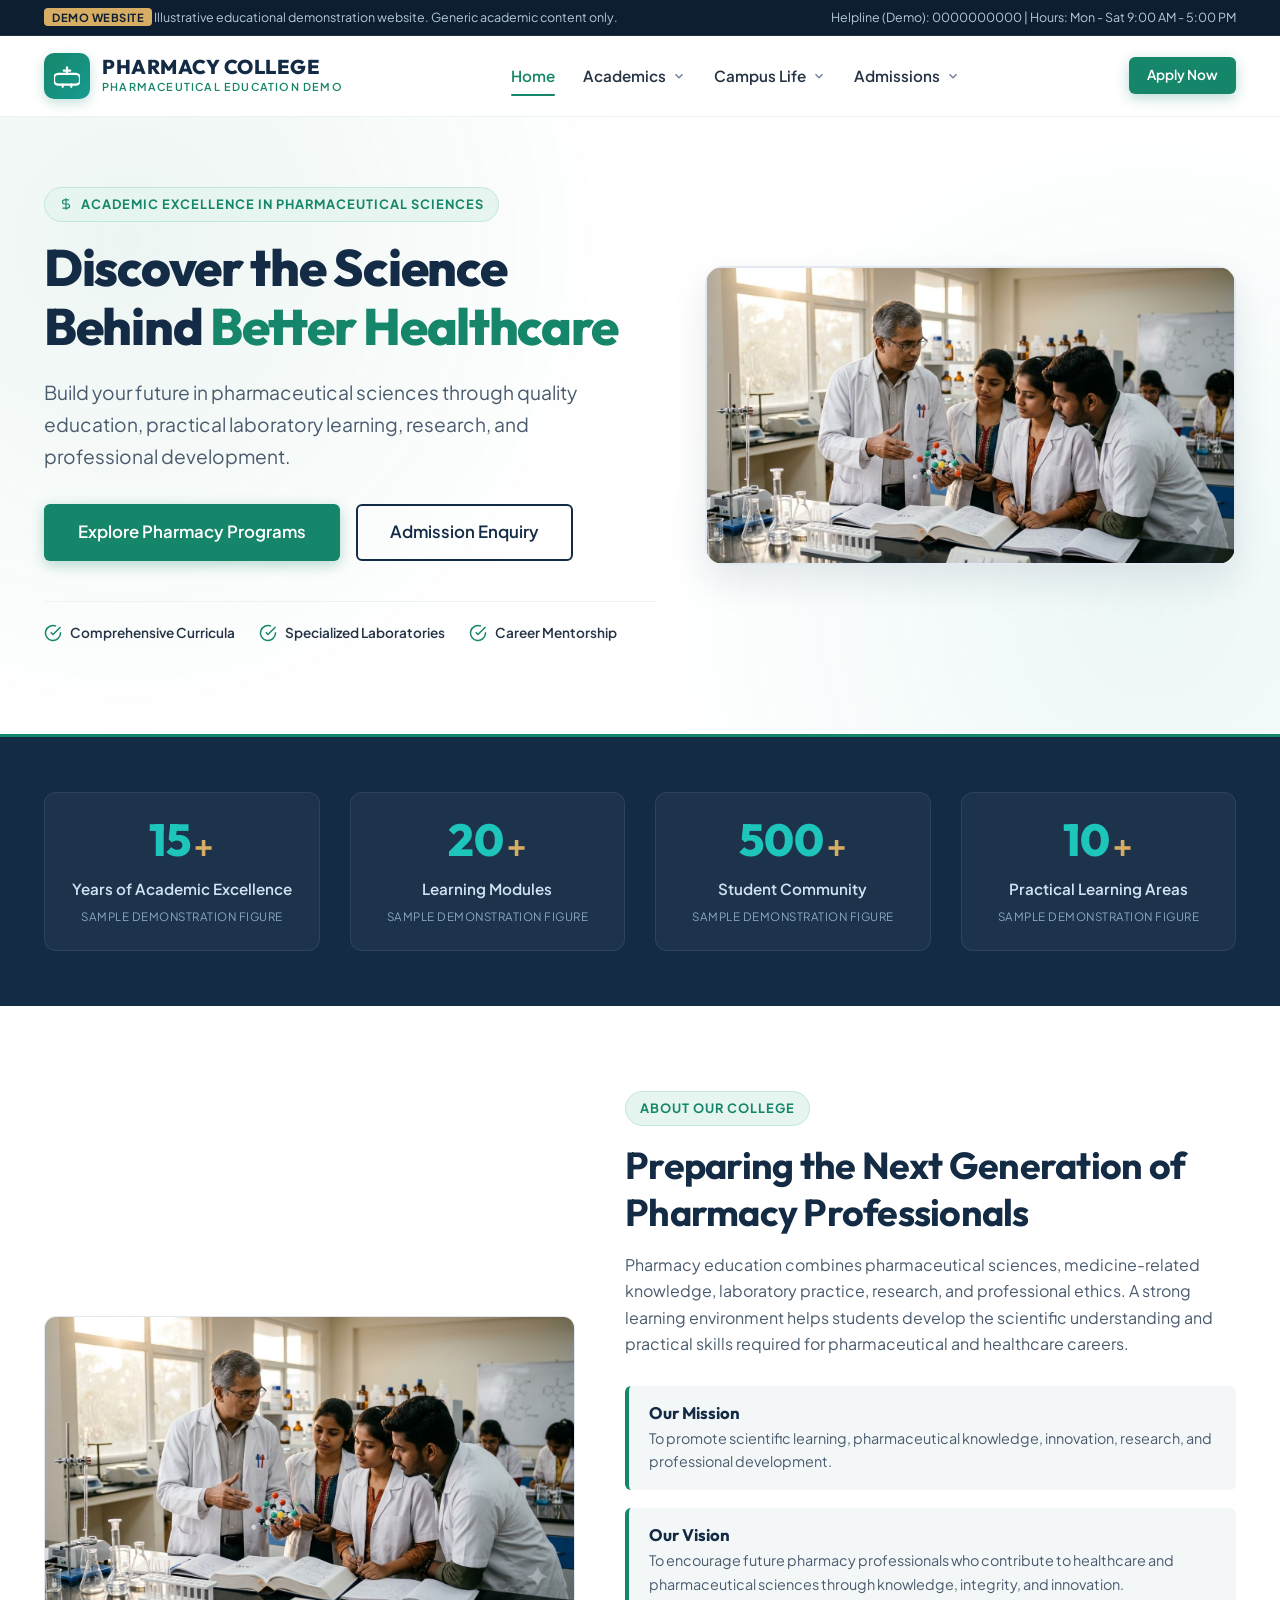
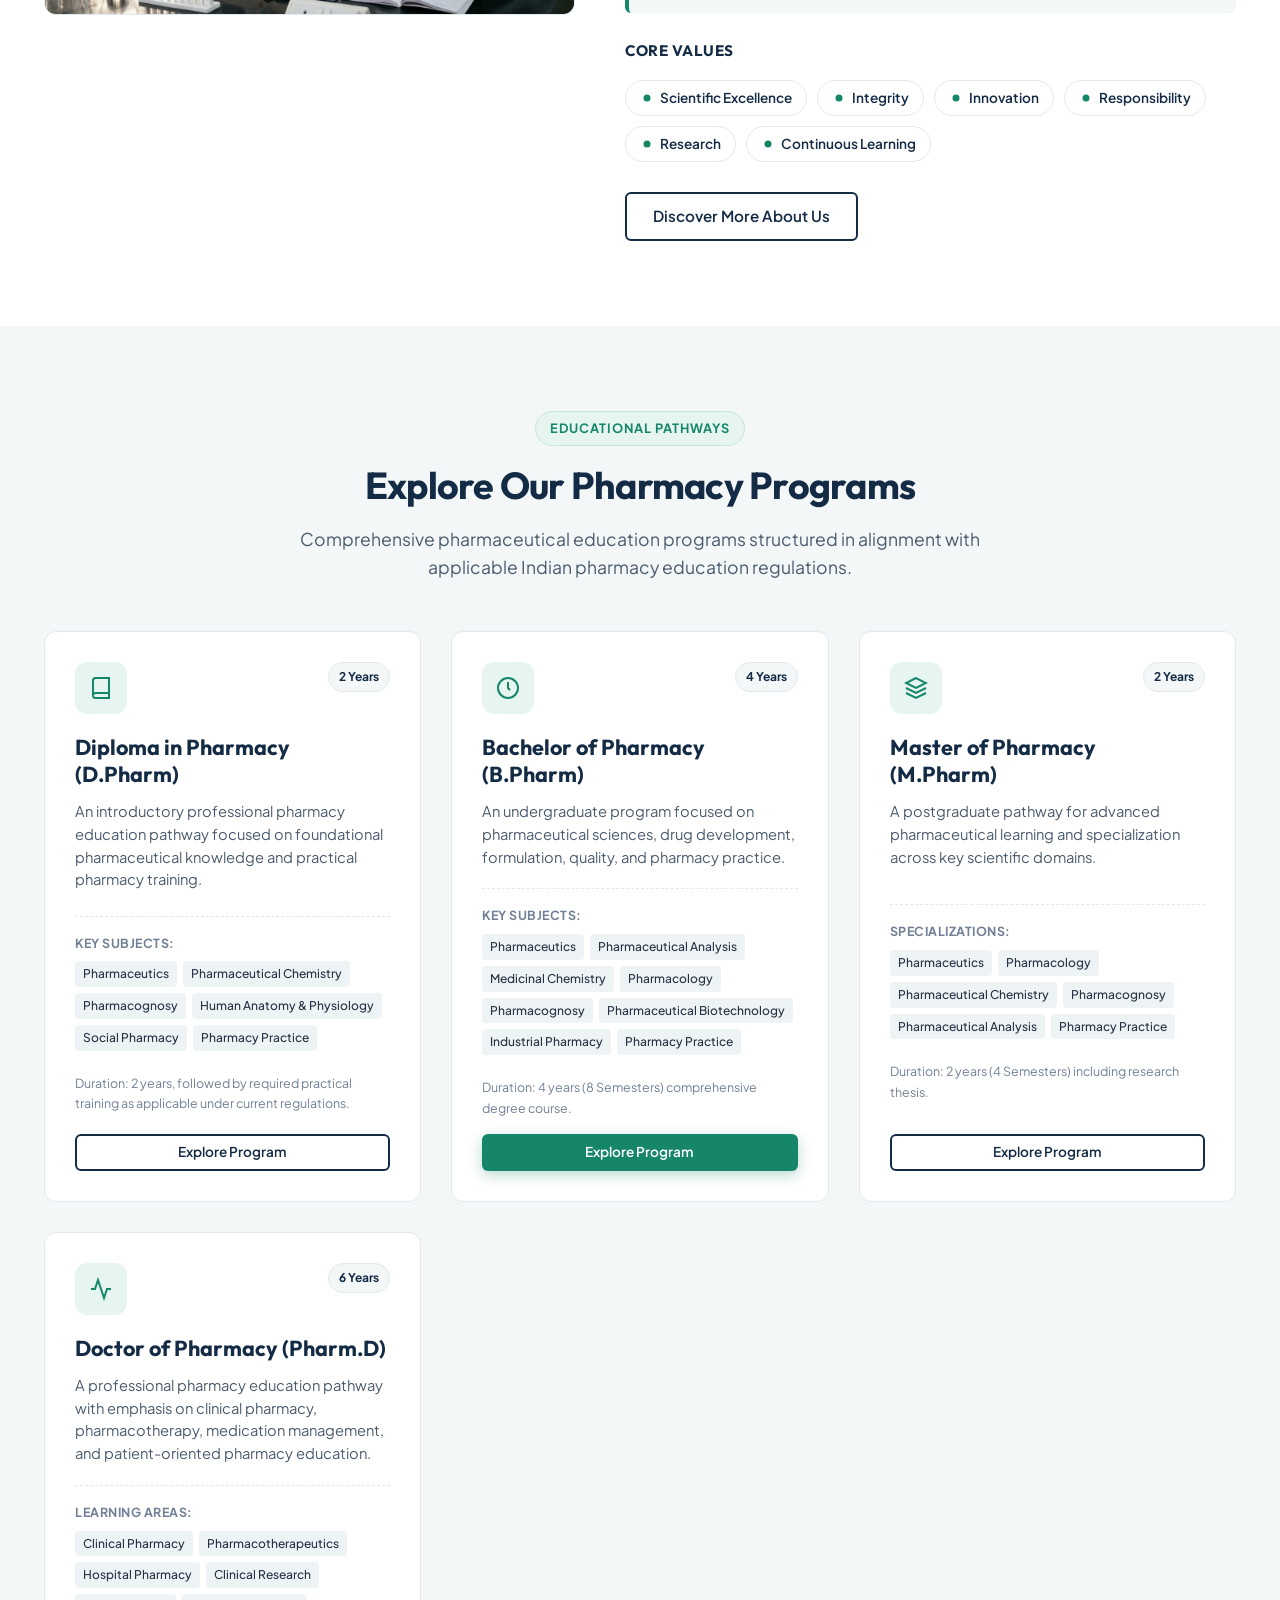
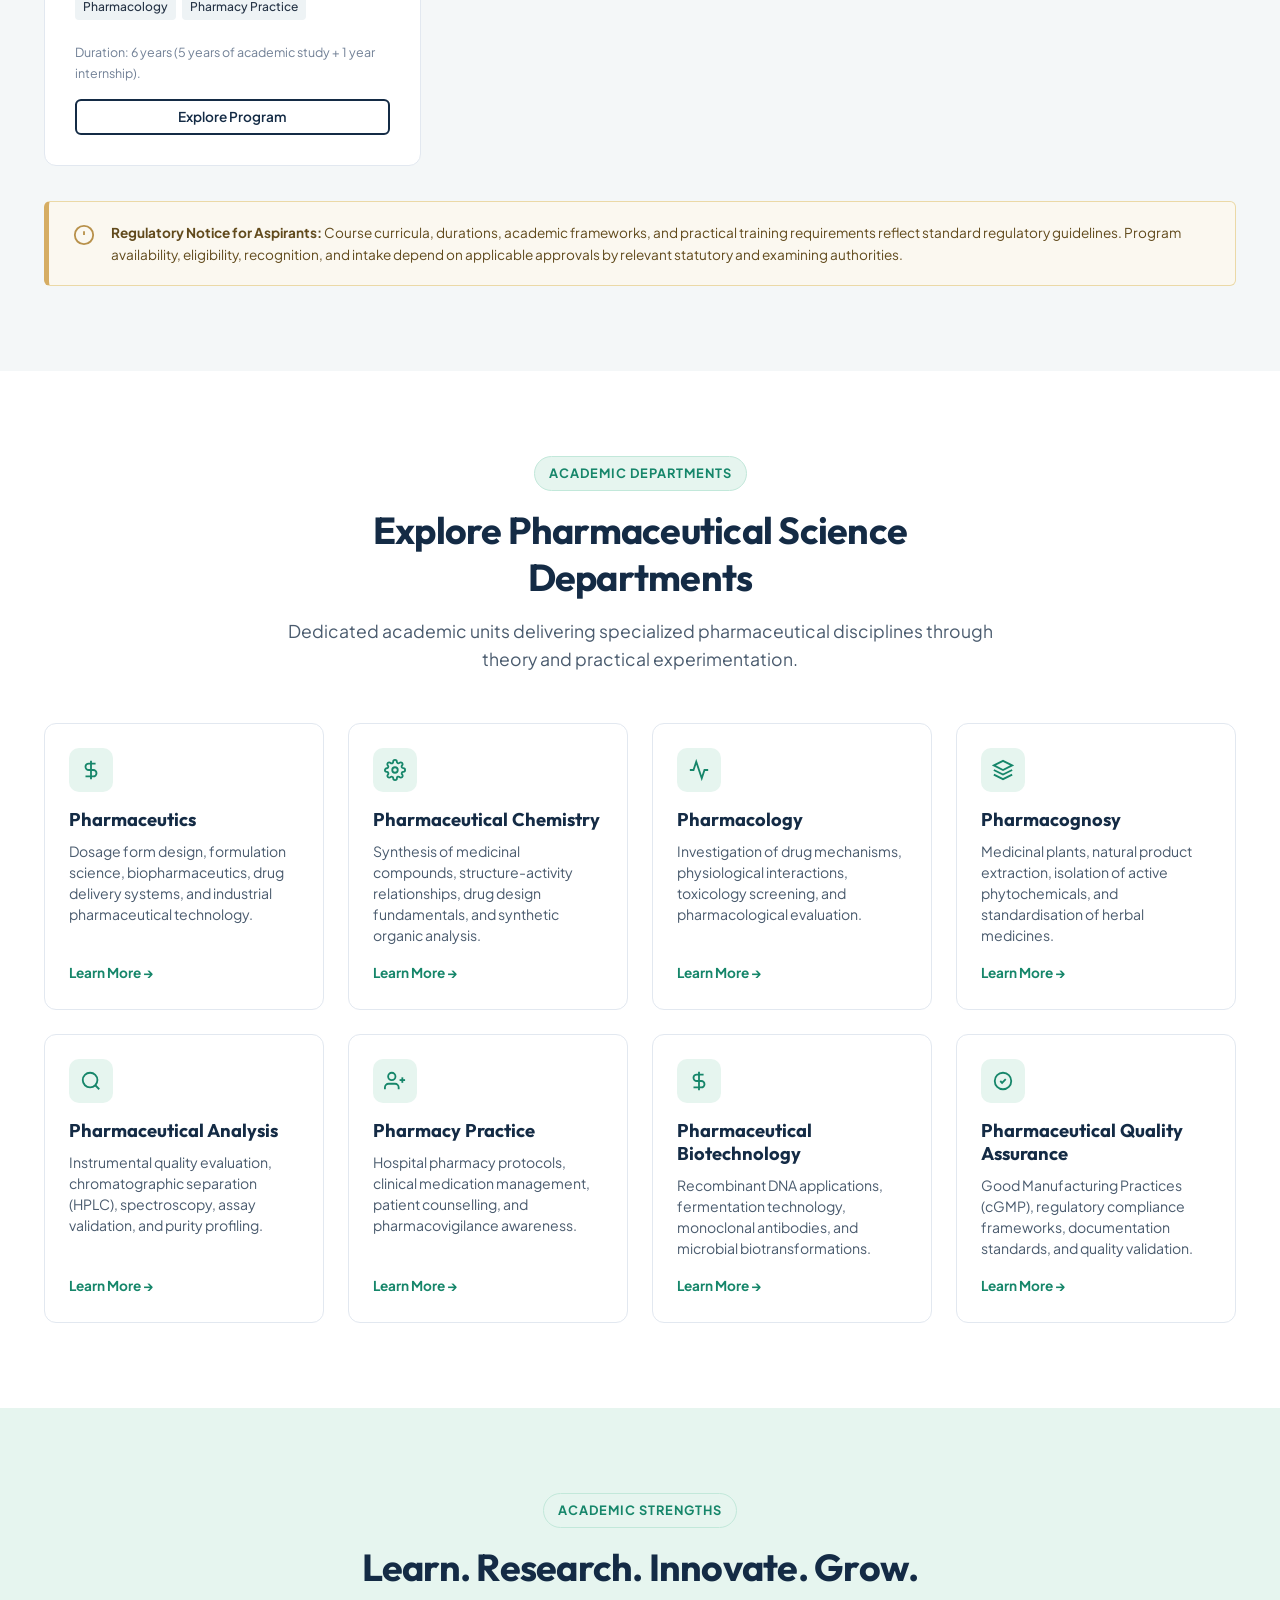
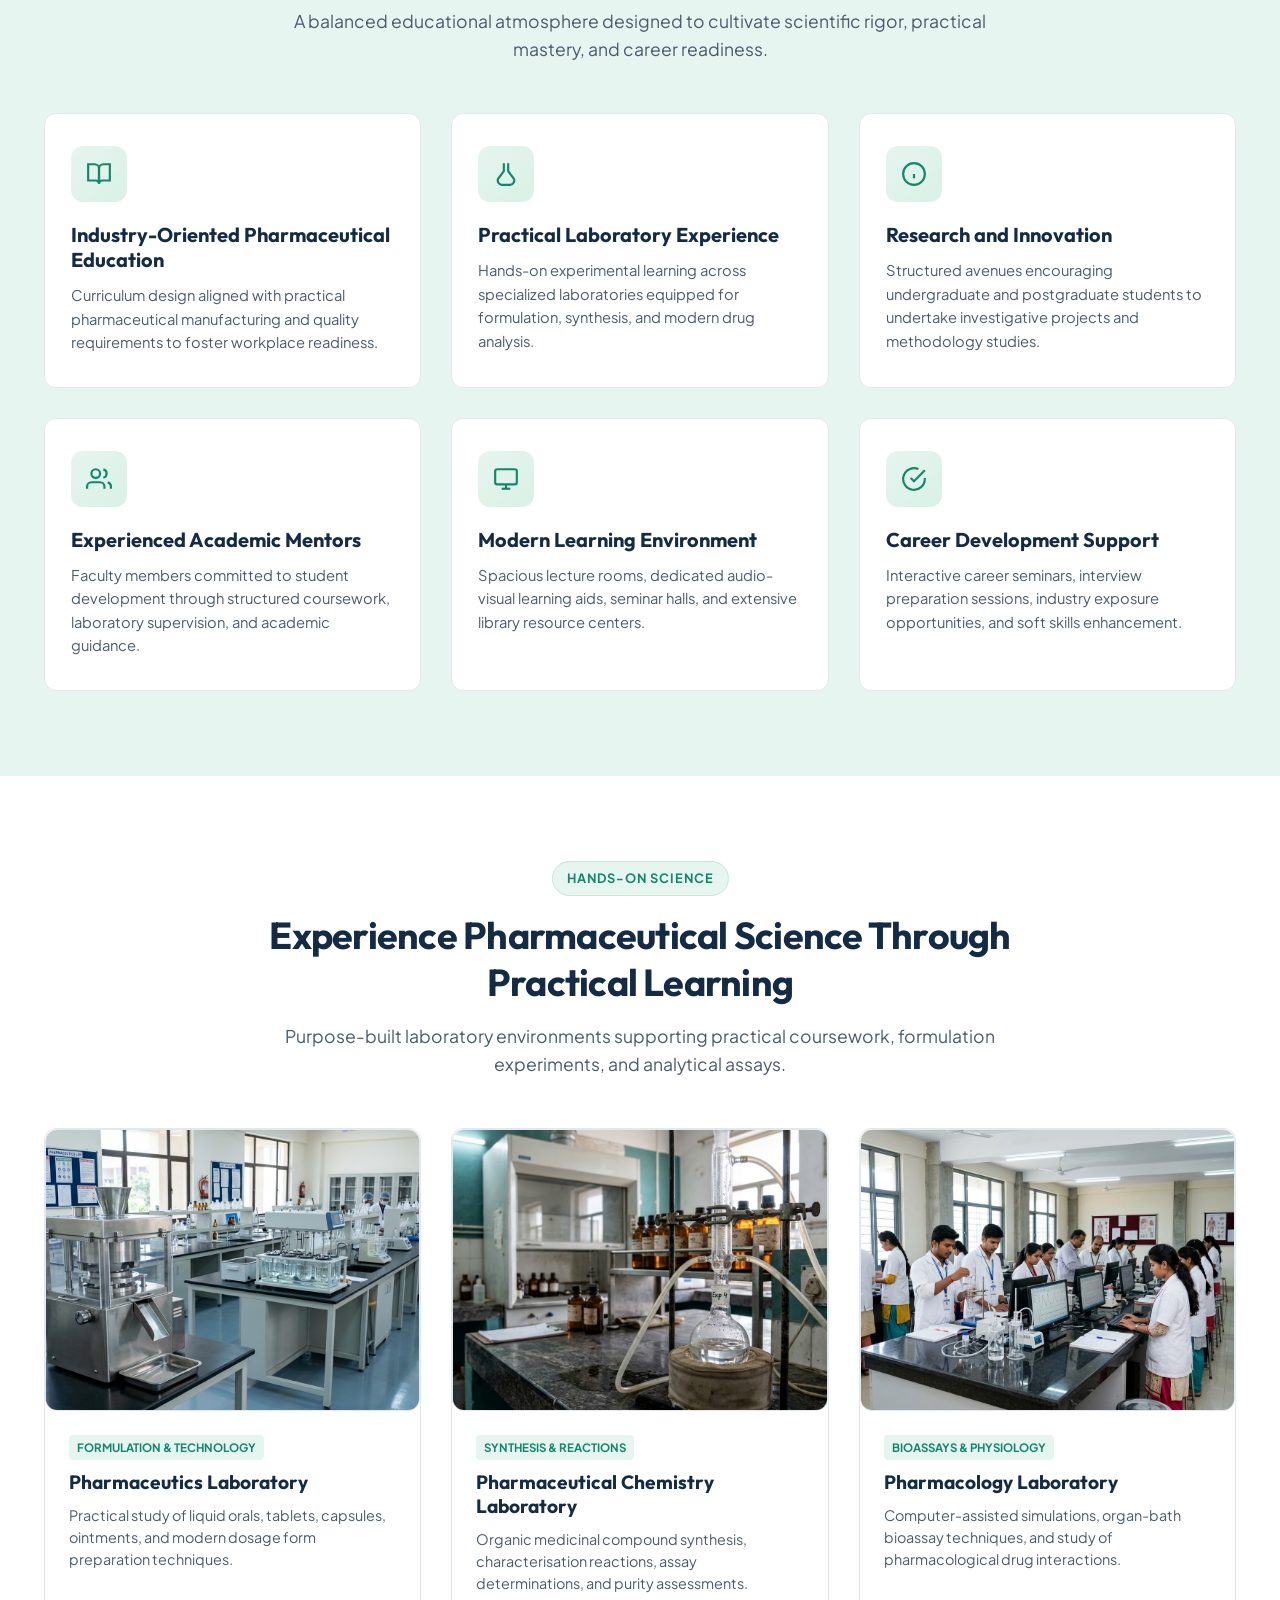
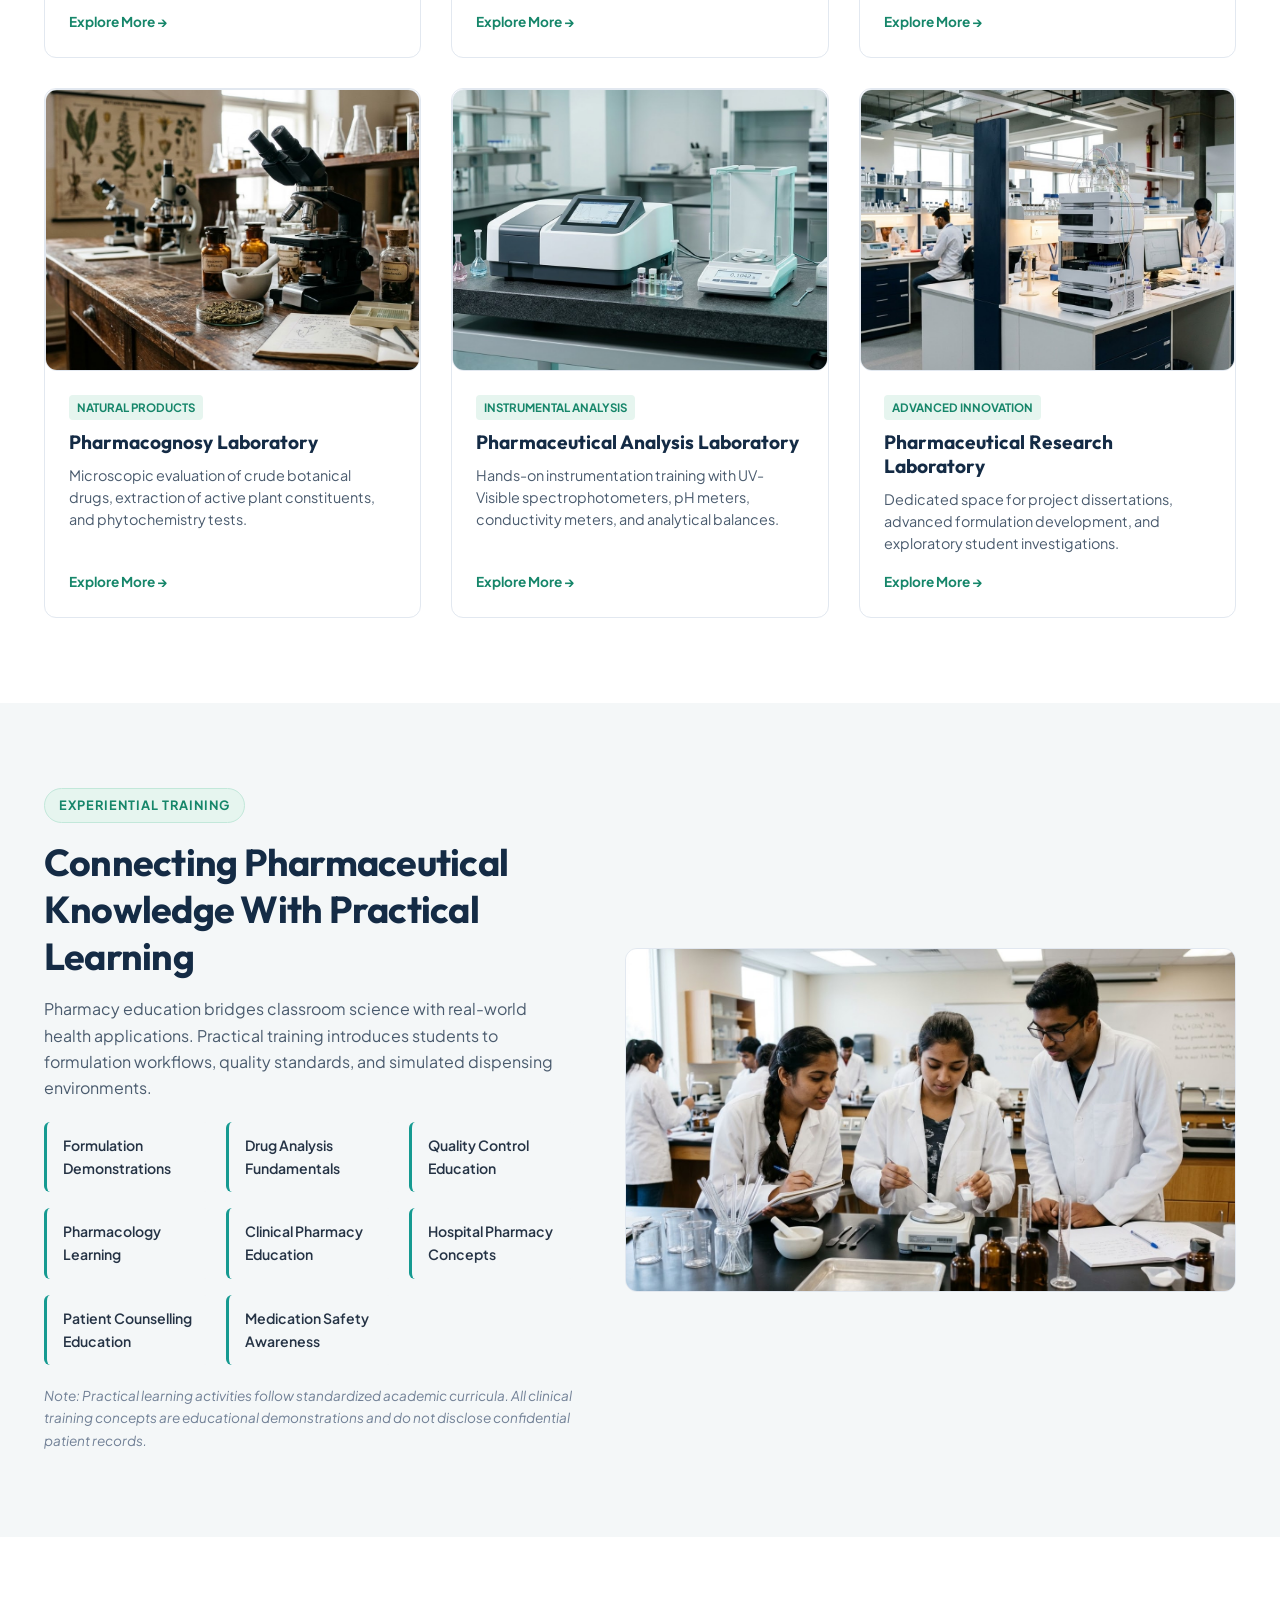
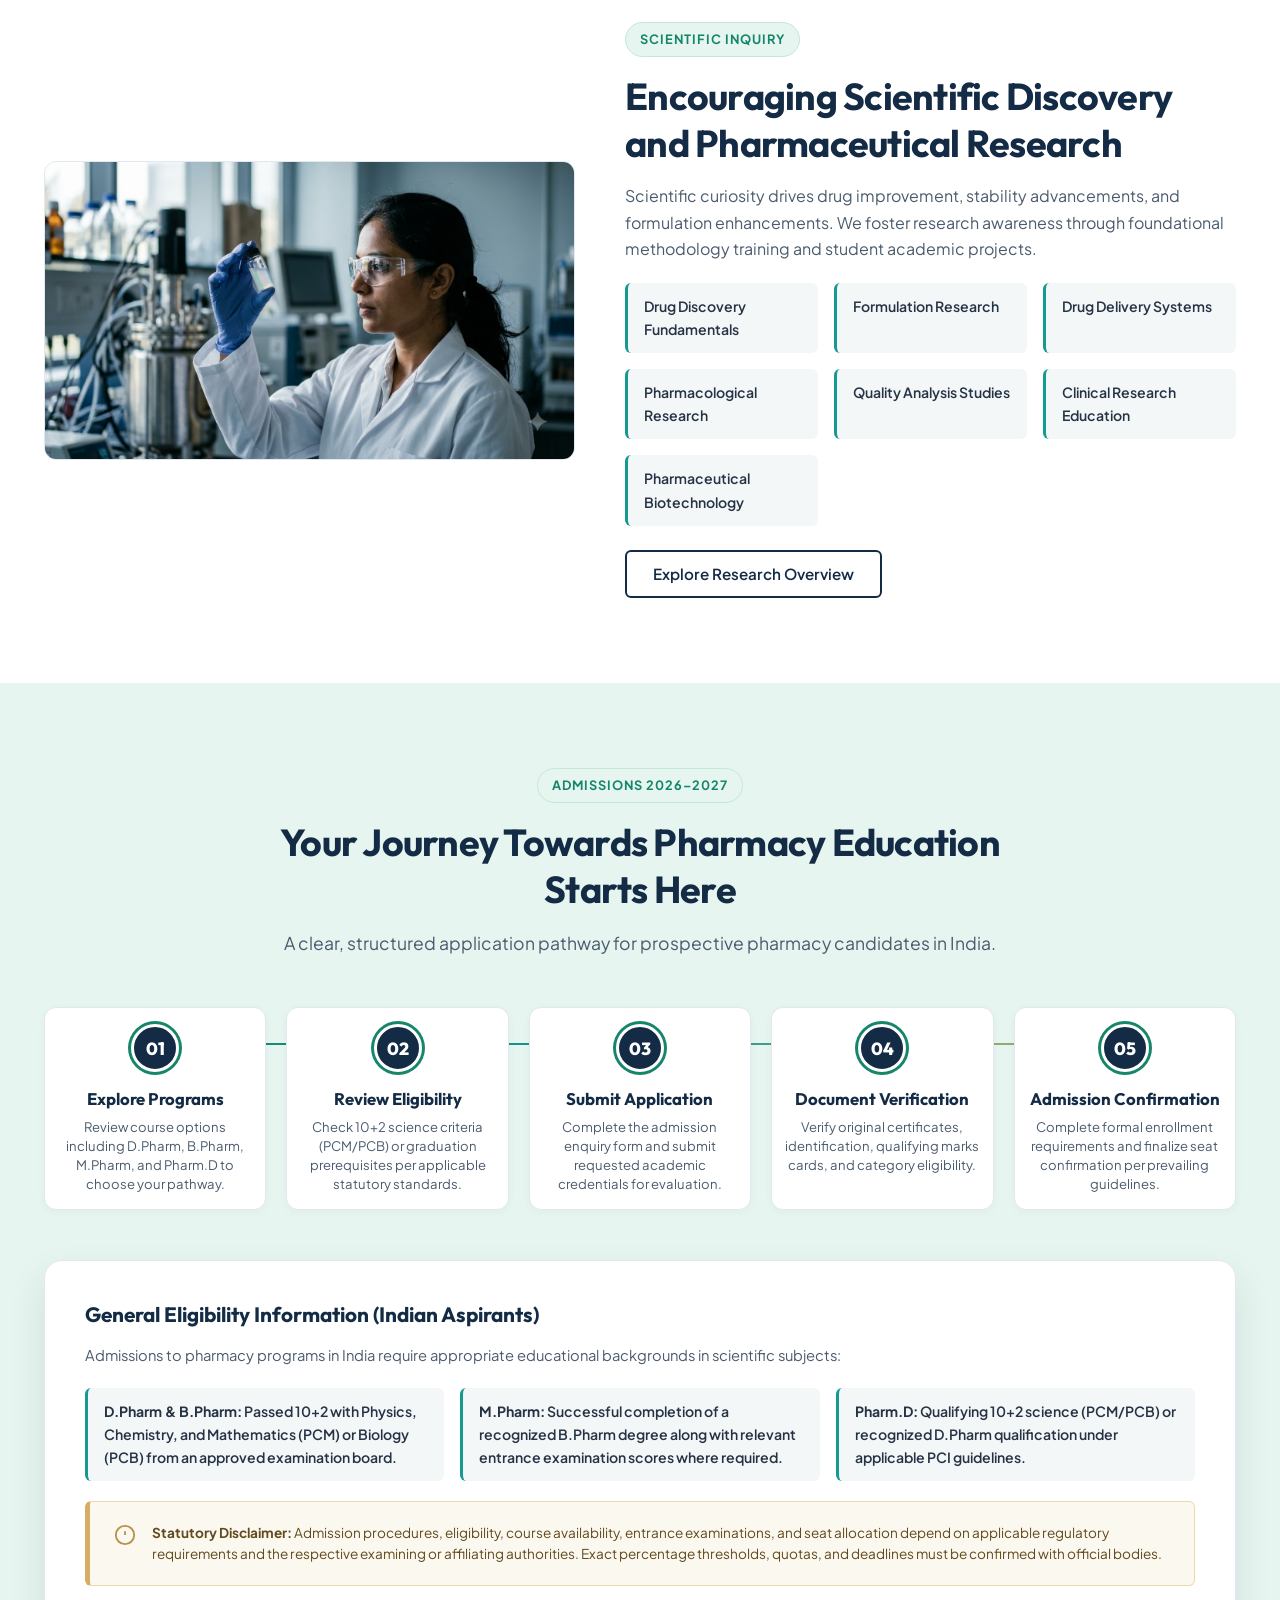
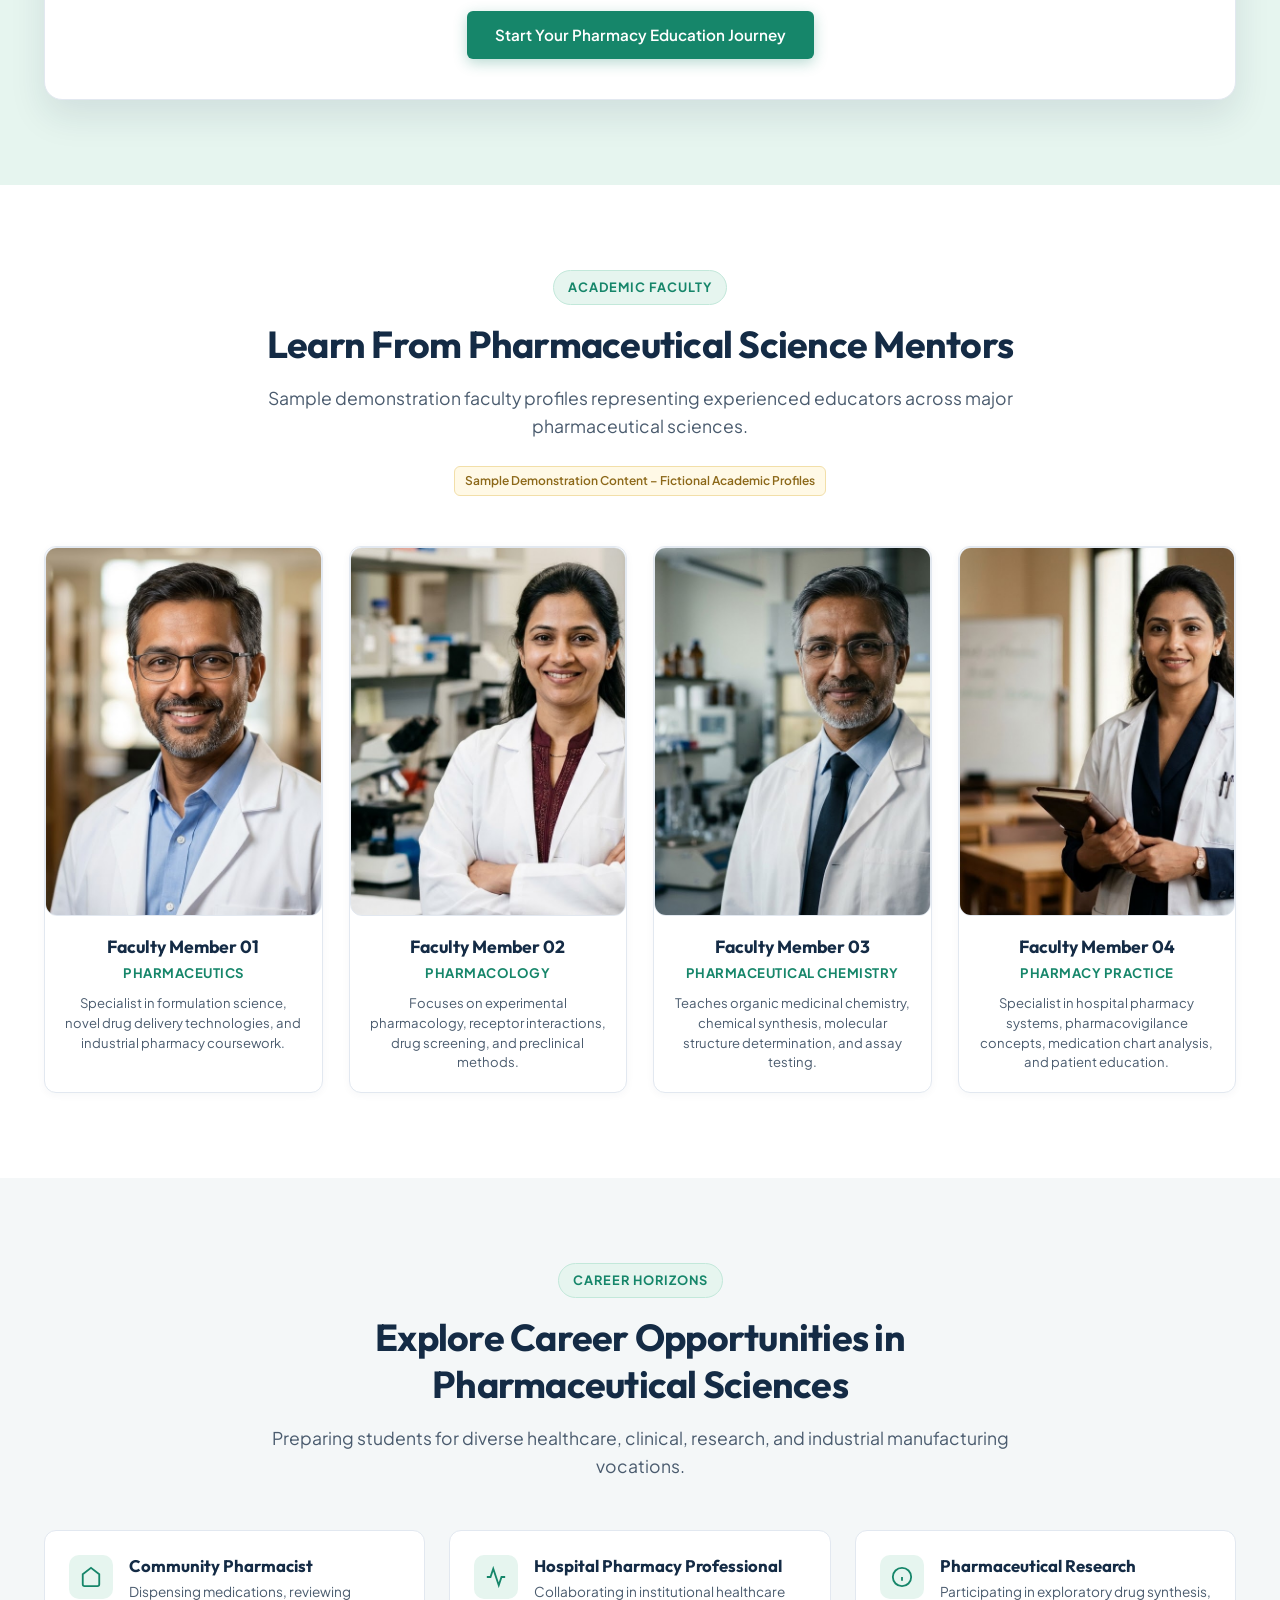
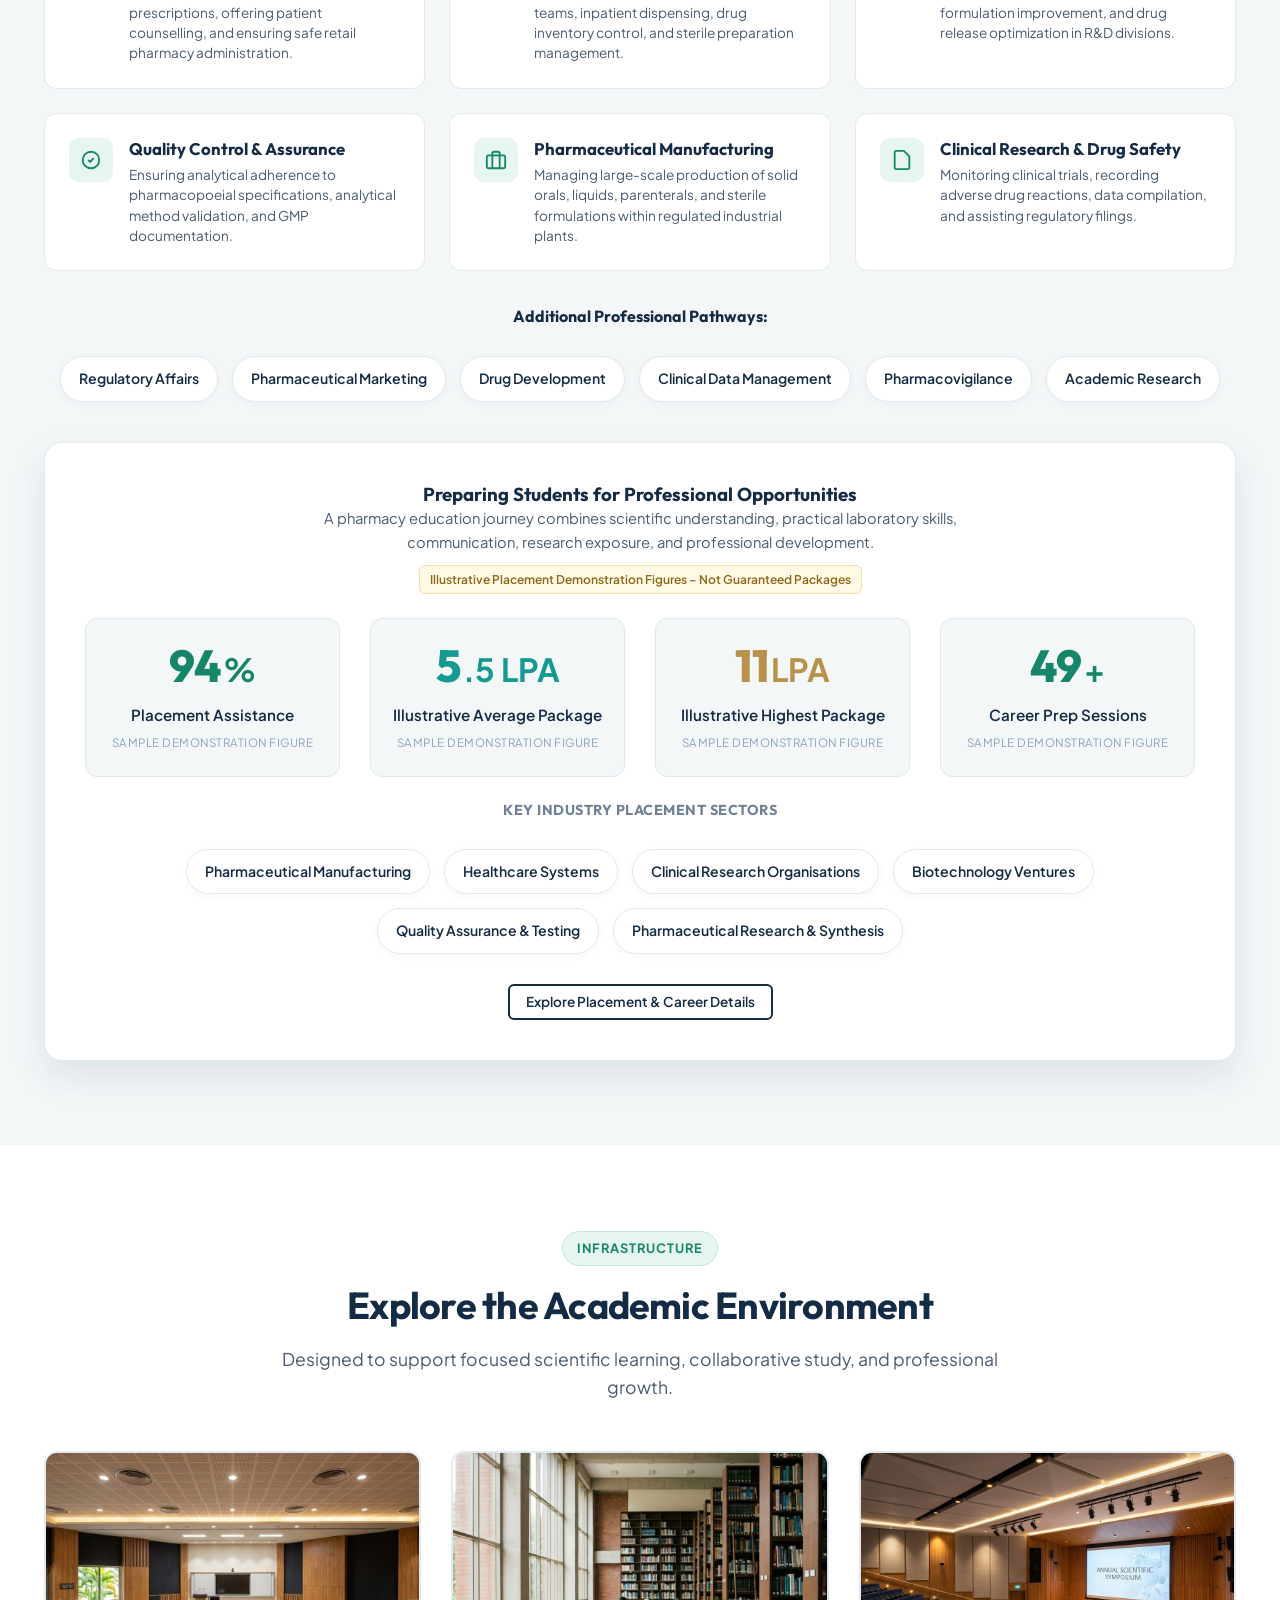
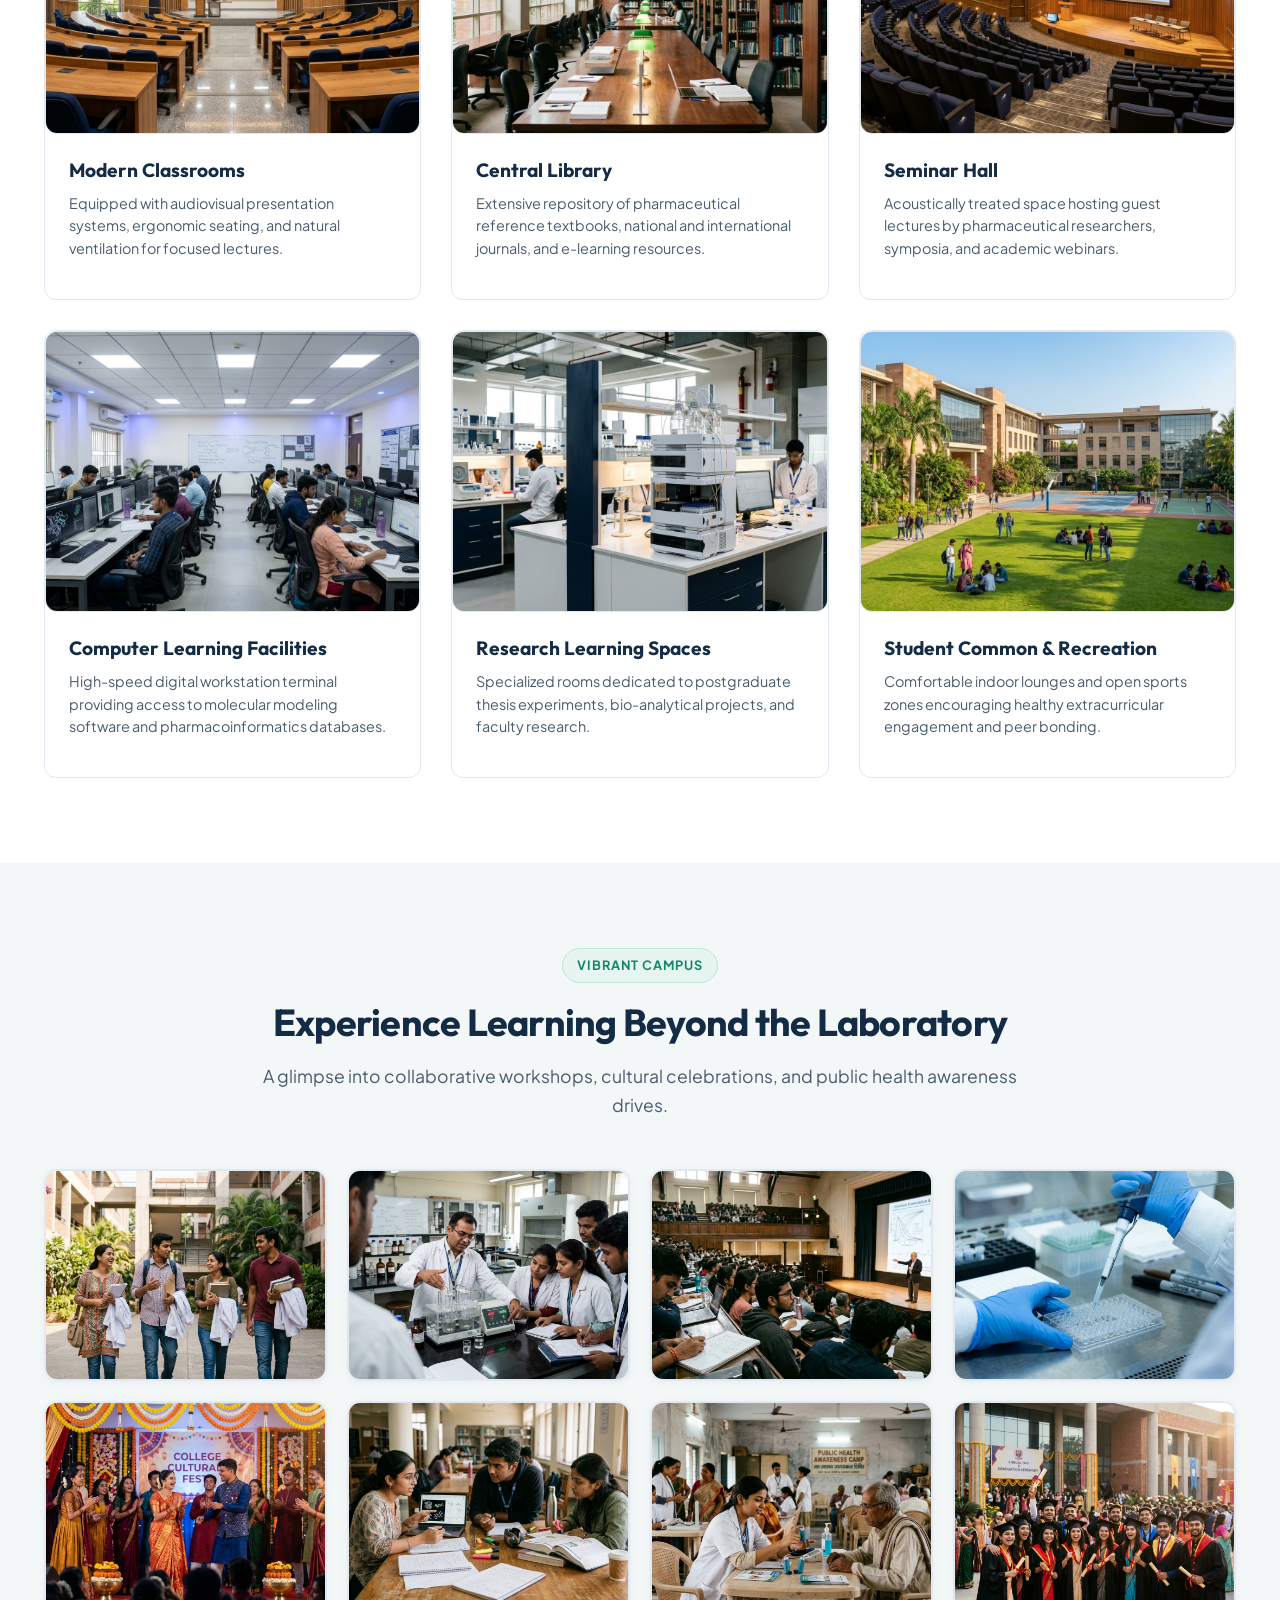
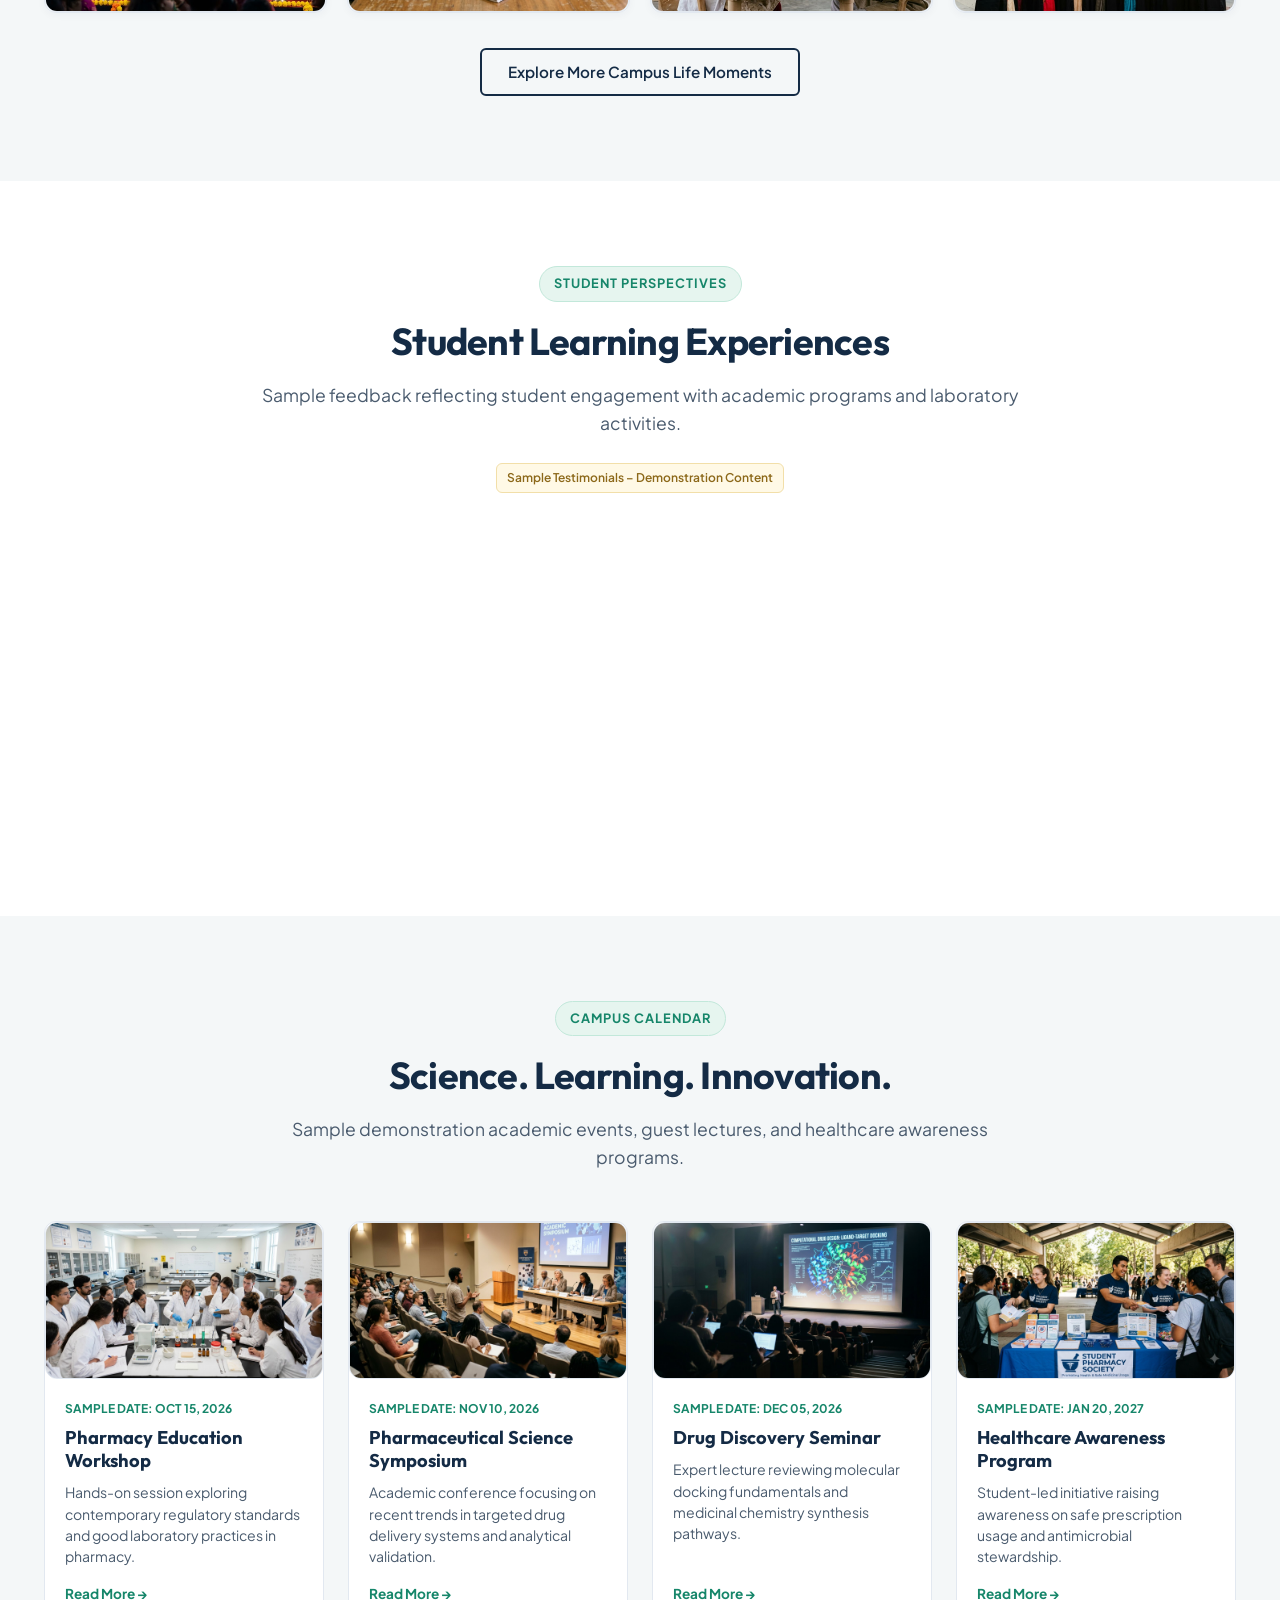
<file: index.html>
<!DOCTYPE html>
<html lang="en">
<head>
  <meta charset="UTF-8">
  <meta name="viewport" content="width=device-width, initial-scale=1.0">
  <meta http-equiv="X-UA-Compatible" content="IE=edge">
  <title>Pharmacy College Website | Pharmaceutical Education Demo</title>
  <meta name="description" content="Explore a modern pharmacy college website demo featuring D.Pharm, B.Pharm, M.Pharm, Pharm.D, pharmaceutical laboratories, research, admissions, and campus life in India.">
  <meta name="keywords" content="Pharmacy College, D.Pharm, B.Pharm, M.Pharm, Pharm.D, Pharmaceutical Sciences, Pharmacy Admissions India, Demo Website">
  <meta name="robots" content="index, follow">

  <!-- Open Graph Meta Tags -->
  <meta property="og:title" content="Pharmacy College Website | Pharmaceutical Education Demo">
  <meta property="og:description" content="Explore a modern pharmacy college website demo featuring D.Pharm, B.Pharm, M.Pharm, Pharm.D, pharmaceutical laboratories, research, admissions, and campus life.">
  <meta property="og:type" content="website">

  <!-- Stylesheets -->
  <link rel="stylesheet" href="assets/css/style.css">
  <link rel="stylesheet" href="assets/css/responsive.css">
</head>
<body>

  <!-- Demo Notice Banner -->
  <div class="demo-banner-top">
    <div class="container demo-banner-inner">
      <div>
        <span class="demo-banner-badge">Demo Website</span>
        Illustrative educational demonstration website. Generic academic content only.
      </div>
      <div>Helpline (Demo): 0000000000 | Hours: Mon - Sat 9:00 AM - 5:00 PM</div>
    </div>
  </div>

  <!-- Sticky Header & Navigation -->
  <header class="site-header">
    <div class="container nav-container">
      <a href="index.html" class="brand-logo-link" aria-label="Pharmacy College Home">
        <div class="brand-icon-box">
          <!-- Generic Pharmacy Symbol: Mortar & Pestle with Medical Cross -->
          <svg width="26" height="26" viewBox="0 0 24 24" fill="none" stroke="currentColor" stroke-width="2" stroke-linecap="round" stroke-linejoin="round">
            <path d="M4 10h16a4 4 0 0 1 4 4v2a4 4 0 0 1-4 4H4a4 4 0 0 1-4-4v-2a4 4 0 0 1 4-4z"/>
            <path d="M12 4v6"/>
            <path d="M9 7h6"/>
            <path d="M8 20v2"/>
            <path d="M16 20v2"/>
          </svg>
        </div>
        <div class="brand-text-block">
          <span class="brand-title">PHARMACY COLLEGE</span>
          <span class="brand-subtitle">Pharmaceutical Education Demo</span>
        </div>
      </a>

      <!-- Desktop & Mobile Nav Menu -->
            <!-- Desktop & Mobile Nav Menu (Clean 4-Item Architecture with Dropdowns) -->
      <nav class="nav-menu" id="primaryNav">
        <a href="index.html" class="nav-link">Home</a>

        <!-- Academics Dropdown -->
        <div class="nav-item-dropdown">
          <button class="dropdown-toggle" aria-expanded="false" aria-haspopup="true">
            <span>Academics</span>
            <svg class="dropdown-chevron" width="14" height="14" viewBox="0 0 24 24" fill="none" stroke="currentColor" stroke-width="2.5"><polyline points="6 9 12 15 18 9"></polyline></svg>
          </button>
          <div class="dropdown-menu">
            <a href="programs.html" class="dropdown-item">
              <span class="dropdown-item-title">Academic Programs</span>
              <span class="dropdown-item-desc">D.Pharm, B.Pharm, M.Pharm, Pharm.D</span>
            </a>
            <a href="departments.html" class="dropdown-item">
              <span class="dropdown-item-title">Pharmacy Departments</span>
              <span class="dropdown-item-desc">8 Specialized Scientific Disciplines</span>
            </a>
            <a href="laboratories.html" class="dropdown-item">
              <span class="dropdown-item-title">Laboratories &amp; Facilities</span>
              <span class="dropdown-item-desc">Formulation, Analysis &amp; Research</span>
            </a>
            <a href="research.html" class="dropdown-item">
              <span class="dropdown-item-title">Research &amp; Innovation</span>
              <span class="dropdown-item-desc">Drug Discovery &amp; Scientific Inquiry</span>
            </a>
          </div>
        </div>

        <!-- Campus Life Dropdown -->
        <div class="nav-item-dropdown">
          <button class="dropdown-toggle" aria-expanded="false" aria-haspopup="true">
            <span>Campus Life</span>
            <svg class="dropdown-chevron" width="14" height="14" viewBox="0 0 24 24" fill="none" stroke="currentColor" stroke-width="2.5"><polyline points="6 9 12 15 18 9"></polyline></svg>
          </button>
          <div class="dropdown-menu">
            <a href="about.html" class="dropdown-item">
              <span class="dropdown-item-title">About Our College</span>
              <span class="dropdown-item-desc">Mission, Vision &amp; Core Values</span>
            </a>
            <a href="campus-life.html" class="dropdown-item">
              <span class="dropdown-item-title">Campus Life &amp; Facilities</span>
              <span class="dropdown-item-desc">Student Activities, Gallery &amp; Events</span>
            </a>
            <a href="placements.html" class="dropdown-item">
              <span class="dropdown-item-title">Placements &amp; Careers</span>
              <span class="dropdown-item-desc">Career Horizons &amp; Industry Sectors</span>
            </a>
          </div>
        </div>

        <!-- Admissions & Contact Dropdown -->
        <div class="nav-item-dropdown">
          <button class="dropdown-toggle" aria-expanded="false" aria-haspopup="true">
            <span>Admissions</span>
            <svg class="dropdown-chevron" width="14" height="14" viewBox="0 0 24 24" fill="none" stroke="currentColor" stroke-width="2.5"><polyline points="6 9 12 15 18 9"></polyline></svg>
          </button>
          <div class="dropdown-menu">
            <a href="admissions.html" class="dropdown-item">
              <span class="dropdown-item-title">Admissions &amp; Eligibility</span>
              <span class="dropdown-item-desc">5-Step Process &amp; Science Criteria</span>
            </a>
            <a href="contact.html" class="dropdown-item">
              <span class="dropdown-item-title">Contact Information Desk</span>
              <span class="dropdown-item-desc">Campus Address, Phone &amp; Hours</span>
            </a>
          </div>
        </div>

        <div class="mobile-only-actions">
          <a href="#admissionEnquirySection" class="btn btn-primary btn-sm">Apply Now</a>
        </div>
      </nav>

      <!-- Header Actions (Clean single CTA button) -->
      <div class="nav-actions">
        <a href="#admissionEnquirySection" class="btn btn-primary btn-sm">Apply Now</a>
      </div>

      <!-- Mobile Hamburger Button -->
      <button class="mobile-nav-toggle" aria-label="Toggle Navigation Menu" aria-expanded="false">
        <svg width="24" height="24" viewBox="0 0 24 24" fill="none" stroke="currentColor" stroke-width="2" stroke-linecap="round" stroke-linejoin="round">
          <line x1="3" y1="12" x2="21" y2="12"></line>
          <line x1="3" y1="6" x2="21" y2="6"></line>
          <line x1="3" y1="18" x2="21" y2="18"></line>
        </svg>
      </button>
    </div>
  </header>

  <!-- 5. HOMEPAGE HERO SECTION -->
  <section class="hero-section">
    <div class="container hero-grid">
      <div class="hero-content fade-in-up">
        <div class="badge-tag">
          <svg width="14" height="14" viewBox="0 0 24 24" fill="none" stroke="currentColor" stroke-width="2"><path d="M12 2v20M17 5H9.5a3.5 3.5 0 0 0 0 7h5a3.5 3.5 0 0 1 0 7H6"/></svg>
          Academic Excellence in Pharmaceutical Sciences
        </div>
        <h1 class="hero-title">
          Discover the Science Behind <span class="text-highlight">Better Healthcare</span>
        </h1>
        <p class="hero-desc">
          Build your future in pharmaceutical sciences through quality education, practical laboratory learning, research, and professional development.
        </p>
        <div class="hero-cta-group">
          <a href="programs.html" class="btn btn-primary btn-lg">Explore Pharmacy Programs</a>
          <a href="#admissionEnquirySection" class="btn btn-secondary btn-lg">Admission Enquiry</a>
        </div>
        <div class="hero-trust-badges">
          <div class="trust-item">
            <svg width="18" height="18" viewBox="0 0 24 24" fill="none" stroke="currentColor" stroke-width="2"><path d="M22 11.08V12a10 10 0 1 1-5.93-9.14"></path><polyline points="22 4 12 14.01 9 11.01"></polyline></svg>
            Comprehensive Curricula
          </div>
          <div class="trust-item">
            <svg width="18" height="18" viewBox="0 0 24 24" fill="none" stroke="currentColor" stroke-width="2"><path d="M22 11.08V12a10 10 0 1 1-5.93-9.14"></path><polyline points="22 4 12 14.01 9 11.01"></polyline></svg>
            Specialized Laboratories
          </div>
          <div class="trust-item">
            <svg width="18" height="18" viewBox="0 0 24 24" fill="none" stroke="currentColor" stroke-width="2"><path d="M22 11.08V12a10 10 0 1 1-5.93-9.14"></path><polyline points="22 4 12 14.01 9 11.01"></polyline></svg>
            Career Mentorship
          </div>
        </div>
      </div>

      <div class="hero-visual-wrapper fade-in-up">
        <!-- Main Landscape Container -->
        <div class="hero-main-container">
          <div class="image-placeholder-container ratio-16-9" data-filename="hero-campus.jpeg">
            <img src="images/hero-campus.jpeg" alt="Indian Pharmacy College Environment with Students in Pharmaceutical Laboratory" class="responsive-img" loading="eager" onerror="this.classList.add('img-fallback-hidden');">
            <div class="placeholder-fallback">
              <div class="placeholder-badge">Illustrative Image Placeholder</div>
              <div class="placeholder-icon">
                <svg width="22" height="22" viewBox="0 0 24 24" fill="none" stroke="currentColor" stroke-width="2"><path d="M10 2v7.31L4.69 16.5A4 4 0 0 0 8 22h8a4 4 0 0 0 3.31-5.5L14 9.31V2"></path></svg>
              </div>
              <div class="placeholder-title">hero-campus.jpeg</div>
              <div class="placeholder-specs">16:9 Landscape • 1920 × 1080 px</div>
            </div>
          </div>
        </div>

        <!-- Floating Information Cards -->
       
        
        
      </div>
    </div>
  </section>

  <!-- 6. STATISTICS SECTION -->
  <section class="stats-section">
    <div class="container">
      <div class="stats-grid">
        <div class="stat-card">
          <div class="stat-number-wrapper">
            <span class="stat-number" data-target="15">0</span>
            <span class="stat-suffix">+</span>
          </div>
          <div class="stat-label">Years of Academic Excellence</div>
          <div class="stat-demo-note">Sample demonstration figure</div>
        </div>

        <div class="stat-card">
          <div class="stat-number-wrapper">
            <span class="stat-number" data-target="20">0</span>
            <span class="stat-suffix">+</span>
          </div>
          <div class="stat-label">Learning Modules</div>
          <div class="stat-demo-note">Sample demonstration figure</div>
        </div>

        <div class="stat-card">
          <div class="stat-number-wrapper">
            <span class="stat-number" data-target="500">0</span>
            <span class="stat-suffix">+</span>
          </div>
          <div class="stat-label">Student Community</div>
          <div class="stat-demo-note">Sample demonstration figure</div>
        </div>

        <div class="stat-card">
          <div class="stat-number-wrapper">
            <span class="stat-number" data-target="10">0</span>
            <span class="stat-suffix">+</span>
          </div>
          <div class="stat-label">Practical Learning Areas</div>
          <div class="stat-demo-note">Sample demonstration figure</div>
        </div>
      </div>
    </div>
  </section>

  <!-- 7. ABOUT OUR COLLEGE -->
  <section class="section">
    <div class="container about-grid">
      <div class="fade-in-up">
        <div class="image-placeholder-container ratio-16-9" data-filename="about-college.jpeg">
          <img src="images/about-college.jpeg" alt="Academic learning environment and pharmaceutical laboratory study" class="responsive-img" loading="lazy" onerror="this.classList.add('img-fallback-hidden');">
          <div class="placeholder-fallback">
            <div class="placeholder-badge">Illustrative Image Placeholder</div>
            <div class="placeholder-icon">
              <svg width="22" height="22" viewBox="0 0 24 24" fill="none" stroke="currentColor" stroke-width="2"><path d="M3 9l9-7 9 7v11a2 2 0 0 1-2 2H5a2 2 0 0 1-2-2z"></path></svg>
            </div>
            <div class="placeholder-title">about-college.jpeg</div>
            <div class="placeholder-specs">16:9 Landscape • 1920 × 1080 px</div>
          </div>
        </div>
      </div>

      <div class="fade-in-up">
        <div class="badge-tag">About Our College</div>
        <h2 class="section-title">Preparing the Next Generation of Pharmacy Professionals</h2>
        <p>
          Pharmacy education combines pharmaceutical sciences, medicine-related knowledge, laboratory practice, research, and professional ethics. A strong learning environment helps students develop the scientific understanding and practical skills required for pharmaceutical and healthcare careers.
        </p>

        <div class="about-features-list">
          <div class="about-feature-box">
            <div>
              <h4>Our Mission</h4>
              <p>To promote scientific learning, pharmaceutical knowledge, innovation, research, and professional development.</p>
            </div>
          </div>
          <div class="about-feature-box">
            <div>
              <h4>Our Vision</h4>
              <p>To encourage future pharmacy professionals who contribute to healthcare and pharmaceutical sciences through knowledge, integrity, and innovation.</p>
            </div>
          </div>
        </div>

        <div>
          <h4 style="font-size: 0.95rem; margin-bottom: 8px; text-transform: uppercase; color: var(--primary-navy); letter-spacing: 0.5px;">Core Values</h4>
          <div class="values-pills-wrap">
            <span class="value-pill"><svg width="14" height="14" viewBox="0 0 24 24" fill="currentColor"><circle cx="12" cy="12" r="6"/></svg> Scientific Excellence</span>
            <span class="value-pill"><svg width="14" height="14" viewBox="0 0 24 24" fill="currentColor"><circle cx="12" cy="12" r="6"/></svg> Integrity</span>
            <span class="value-pill"><svg width="14" height="14" viewBox="0 0 24 24" fill="currentColor"><circle cx="12" cy="12" r="6"/></svg> Innovation</span>
            <span class="value-pill"><svg width="14" height="14" viewBox="0 0 24 24" fill="currentColor"><circle cx="12" cy="12" r="6"/></svg> Responsibility</span>
            <span class="value-pill"><svg width="14" height="14" viewBox="0 0 24 24" fill="currentColor"><circle cx="12" cy="12" r="6"/></svg> Research</span>
            <span class="value-pill"><svg width="14" height="14" viewBox="0 0 24 24" fill="currentColor"><circle cx="12" cy="12" r="6"/></svg> Continuous Learning</span>
          </div>
        </div>

        <div style="margin-top: 30px;">
          <a href="about.html" class="btn btn-secondary">Discover More About Us</a>
        </div>
      </div>
    </div>
  </section>

  <!-- 8. ACADEMIC PROGRAMS -->
  <section class="section section-alt">
    <div class="container">
      <div class="section-header">
        <div class="badge-tag">Educational Pathways</div>
        <h2 class="section-title">Explore Our Pharmacy Programs</h2>
        <p class="section-subtitle">
          Comprehensive pharmaceutical education programs structured in alignment with applicable Indian pharmacy education regulations.
        </p>
      </div>

      <div class="programs-grid">
        <!-- Program 1: D.Pharm -->
        <div class="program-card fade-in-up">
          <div class="program-header">
            <div class="program-icon">
              <svg width="24" height="24" viewBox="0 0 24 24" fill="none" stroke="currentColor" stroke-width="2"><path d="M4 19.5A2.5 2.5 0 0 1 6.5 17H20"></path><path d="M6.5 2H20v20H6.5A2.5 2.5 0 0 1 4 19.5v-15A2.5 2.5 0 0 1 6.5 2z"></path></svg>
            </div>
            <span class="program-duration-tag">2 Years</span>
          </div>
          <h3>Diploma in Pharmacy (D.Pharm)</h3>
          <p class="program-desc">
            An introductory professional pharmacy education pathway focused on foundational pharmaceutical knowledge and practical pharmacy training.
          </p>
          <div class="program-subjects-block">
            <div class="program-subjects-title">Key Subjects:</div>
            <div class="subject-tags">
              <span class="subject-tag">Pharmaceutics</span>
              <span class="subject-tag">Pharmaceutical Chemistry</span>
              <span class="subject-tag">Pharmacognosy</span>
              <span class="subject-tag">Human Anatomy &amp; Physiology</span>
              <span class="subject-tag">Social Pharmacy</span>
              <span class="subject-tag">Pharmacy Practice</span>
            </div>
          </div>
          <div style="font-size: 0.78rem; color: var(--muted-text); margin-bottom: 16px;">
            Duration: 2 years, followed by required practical training as applicable under current regulations.
          </div>
          <a href="programs.html#dpharm" class="btn btn-secondary btn-sm" style="margin-top: auto;">Explore Program</a>
        </div>

        <!-- Program 2: B.Pharm -->
        <div class="program-card fade-in-up">
          <div class="program-header">
            <div class="program-icon">
              <svg width="24" height="24" viewBox="0 0 24 24" fill="none" stroke="currentColor" stroke-width="2"><circle cx="12" cy="12" r="10"></circle><polyline points="12 6 12 12 14 14"></polyline></svg>
            </div>
            <span class="program-duration-tag">4 Years</span>
          </div>
          <h3>Bachelor of Pharmacy (B.Pharm)</h3>
          <p class="program-desc">
            An undergraduate program focused on pharmaceutical sciences, drug development, formulation, quality, and pharmacy practice.
          </p>
          <div class="program-subjects-block">
            <div class="program-subjects-title">Key Subjects:</div>
            <div class="subject-tags">
              <span class="subject-tag">Pharmaceutics</span>
              <span class="subject-tag">Pharmaceutical Analysis</span>
              <span class="subject-tag">Medicinal Chemistry</span>
              <span class="subject-tag">Pharmacology</span>
              <span class="subject-tag">Pharmacognosy</span>
              <span class="subject-tag">Pharmaceutical Biotechnology</span>
              <span class="subject-tag">Industrial Pharmacy</span>
              <span class="subject-tag">Pharmacy Practice</span>
            </div>
          </div>
          <div style="font-size: 0.78rem; color: var(--muted-text); margin-bottom: 16px;">
            Duration: 4 years (8 Semesters) comprehensive degree course.
          </div>
          <a href="programs.html#bpharm" class="btn btn-primary btn-sm" style="margin-top: auto;">Explore Program</a>
        </div>

        <!-- Program 3: M.Pharm -->
        <div class="program-card fade-in-up">
          <div class="program-header">
            <div class="program-icon">
              <svg width="24" height="24" viewBox="0 0 24 24" fill="none" stroke="currentColor" stroke-width="2"><polygon points="12 2 2 7 12 12 22 7 12 2"></polygon><polyline points="2 17 12 22 22 17"></polyline><polyline points="2 12 12 17 22 12"></polyline></svg>
            </div>
            <span class="program-duration-tag">2 Years</span>
          </div>
          <h3>Master of Pharmacy (M.Pharm)</h3>
          <p class="program-desc">
            A postgraduate pathway for advanced pharmaceutical learning and specialization across key scientific domains.
          </p>
          <div class="program-subjects-block">
            <div class="program-subjects-title">Specializations:</div>
            <div class="subject-tags">
              <span class="subject-tag">Pharmaceutics</span>
              <span class="subject-tag">Pharmacology</span>
              <span class="subject-tag">Pharmaceutical Chemistry</span>
              <span class="subject-tag">Pharmacognosy</span>
              <span class="subject-tag">Pharmaceutical Analysis</span>
              <span class="subject-tag">Pharmacy Practice</span>
            </div>
          </div>
          <div style="font-size: 0.78rem; color: var(--muted-text); margin-bottom: 16px;">
            Duration: 2 years (4 Semesters) including research thesis.
          </div>
          <a href="programs.html#mpharm" class="btn btn-secondary btn-sm" style="margin-top: auto;">Explore Program</a>
        </div>

        <!-- Program 4: Pharm.D -->
        <div class="program-card fade-in-up">
          <div class="program-header">
            <div class="program-icon">
              <svg width="24" height="24" viewBox="0 0 24 24" fill="none" stroke="currentColor" stroke-width="2"><path d="M22 12h-4l-3 9L9 3l-3 9H2"></path></svg>
            </div>
            <span class="program-duration-tag">6 Years</span>
          </div>
          <h3>Doctor of Pharmacy (Pharm.D)</h3>
          <p class="program-desc">
            A professional pharmacy education pathway with emphasis on clinical pharmacy, pharmacotherapy, medication management, and patient-oriented pharmacy education.
          </p>
          <div class="program-subjects-block">
            <div class="program-subjects-title">Learning Areas:</div>
            <div class="subject-tags">
              <span class="subject-tag">Clinical Pharmacy</span>
              <span class="subject-tag">Pharmacotherapeutics</span>
              <span class="subject-tag">Hospital Pharmacy</span>
              <span class="subject-tag">Clinical Research</span>
              <span class="subject-tag">Pharmacology</span>
              <span class="subject-tag">Pharmacy Practice</span>
            </div>
          </div>
          <div style="font-size: 0.78rem; color: var(--muted-text); margin-bottom: 16px;">
            Duration: 6 years (5 years of academic study + 1 year internship).
          </div>
          <a href="programs.html#pharmd" class="btn btn-secondary btn-sm" style="margin-top: auto;">Explore Program</a>
        </div>
      </div>

      <div class="regulatory-disclaimer-box">
        <svg width="22" height="22" viewBox="0 0 24 24" fill="none" stroke="currentColor" stroke-width="2"><circle cx="12" cy="12" r="10"></circle><line x1="12" y1="8" x2="12" y2="12"></line><line x1="12" y1="16" x2="12.01" y2="16"></line></svg>
        <p>
          <strong>Regulatory Notice for Aspirants:</strong> Course curricula, durations, academic frameworks, and practical training requirements reflect standard regulatory guidelines. Program availability, eligibility, recognition, and intake depend on applicable approvals by relevant statutory and examining authorities.
        </p>
      </div>
    </div>
  </section>

  <!-- 9. PHARMACY DEPARTMENTS -->
  <section class="section">
    <div class="container">
      <div class="section-header">
        <div class="badge-tag">Academic Departments</div>
        <h2 class="section-title">Explore Pharmaceutical Science Departments</h2>
        <p class="section-subtitle">
          Dedicated academic units delivering specialized pharmaceutical disciplines through theory and practical experimentation.
        </p>
      </div>

      <div class="departments-grid">
        <div class="dept-card fade-in-up">
          <div class="dept-icon">
            <svg width="22" height="22" viewBox="0 0 24 24" fill="none" stroke="currentColor" stroke-width="2"><path d="M12 2v20M17 5H9.5a3.5 3.5 0 0 0 0 7h5a3.5 3.5 0 0 1 0 7H6"/></svg>
          </div>
          <h3>Pharmaceutics</h3>
          <p>Dosage form design, formulation science, biopharmaceutics, drug delivery systems, and industrial pharmaceutical technology.</p>
          <a href="departments.html#pharmaceutics" class="dept-link">Learn More &rarr;</a>
        </div>

        <div class="dept-card fade-in-up">
          <div class="dept-icon">
            <svg width="22" height="22" viewBox="0 0 24 24" fill="none" stroke="currentColor" stroke-width="2"><circle cx="12" cy="12" r="3"></circle><path d="M19.4 15a1.65 1.65 0 0 0 .33 1.82l.06.06a2 2 0 0 1 0 2.83 2 2 0 0 1-2.83 0l-.06-.06a1.65 1.65 0 0 0-1.82-.33 1.65 1.65 0 0 0-1 1.51V21a2 2 0 0 1-2 2 2 2 0 0 1-2-2v-.09A1.65 1.65 0 0 0 9 19.4a1.65 1.65 0 0 0-1.82.33l-.06.06a2 2 0 0 1-2.83 0 2 2 0 0 1 0-2.83l.06-.06a1.65 1.65 0 0 0 .33-1.82 1.65 1.65 0 0 0-1.51-1H3a2 2 0 0 1-2-2 2 2 0 0 1 2-2h.09A1.65 1.65 0 0 0 4.6 9a1.65 1.65 0 0 0-.33-1.82l-.06-.06a2 2 0 0 1 0-2.83 2 2 0 0 1 2.83 0l.06.06a1.65 1.65 0 0 0 1.82.33H9a1.65 1.65 0 0 0 1-1.51V3a2 2 0 0 1 2-2 2 2 0 0 1 2 2v.09a1.65 1.65 0 0 0 1 1.51 1.65 1.65 0 0 0 1.82-.33l.06-.06a2 2 0 0 1 2.83 0 2 2 0 0 1 0 2.83l-.06.06a1.65 1.65 0 0 0-.33 1.82V9a1.65 1.65 0 0 0 1.51 1H21a2 2 0 0 1 2 2 2 2 0 0 1-2 2h-.09a1.65 1.65 0 0 0-1.51 1z"></path></svg>
          </div>
          <h3>Pharmaceutical Chemistry</h3>
          <p>Synthesis of medicinal compounds, structure-activity relationships, drug design fundamentals, and synthetic organic analysis.</p>
          <a href="departments.html#pharm-chem" class="dept-link">Learn More &rarr;</a>
        </div>

        <div class="dept-card fade-in-up">
          <div class="dept-icon">
            <svg width="22" height="22" viewBox="0 0 24 24" fill="none" stroke="currentColor" stroke-width="2"><path d="M22 12h-4l-3 9L9 3l-3 9H2"></path></svg>
          </div>
          <h3>Pharmacology</h3>
          <p>Investigation of drug mechanisms, physiological interactions, toxicology screening, and pharmacological evaluation.</p>
          <a href="departments.html#pharmacology" class="dept-link">Learn More &rarr;</a>
        </div>

        <div class="dept-card fade-in-up">
          <div class="dept-icon">
            <svg width="22" height="22" viewBox="0 0 24 24" fill="none" stroke="currentColor" stroke-width="2"><path d="M12 2L2 7l10 5 10-5-10-5z"></path><path d="M2 17l10 5 10-5"></path><path d="M2 12l10 5 10-5"></path></svg>
          </div>
          <h3>Pharmacognosy</h3>
          <p>Medicinal plants, natural product extraction, isolation of active phytochemicals, and standardisation of herbal medicines.</p>
          <a href="departments.html#pharmacognosy" class="dept-link">Learn More &rarr;</a>
        </div>

        <div class="dept-card fade-in-up">
          <div class="dept-icon">
            <svg width="22" height="22" viewBox="0 0 24 24" fill="none" stroke="currentColor" stroke-width="2"><circle cx="11" cy="11" r="8"></circle><line x1="21" y1="21" x2="16.65" y2="16.65"></line></svg>
          </div>
          <h3>Pharmaceutical Analysis</h3>
          <p>Instrumental quality evaluation, chromatographic separation (HPLC), spectroscopy, assay validation, and purity profiling.</p>
          <a href="departments.html#pharm-analysis" class="dept-link">Learn More &rarr;</a>
        </div>

        <div class="dept-card fade-in-up">
          <div class="dept-icon">
            <svg width="22" height="22" viewBox="0 0 24 24" fill="none" stroke="currentColor" stroke-width="2"><path d="M16 21v-2a4 4 0 0 0-4-4H5a4 4 0 0 0-4 4v2"></path><circle cx="8.5" cy="7" r="4"></circle><line x1="20" y1="8" x2="20" y2="14"></line><line x1="23" y1="11" x2="17" y2="11"></line></svg>
          </div>
          <h3>Pharmacy Practice</h3>
          <p>Hospital pharmacy protocols, clinical medication management, patient counselling, and pharmacovigilance awareness.</p>
          <a href="departments.html#pharmacy-practice" class="dept-link">Learn More &rarr;</a>
        </div>

        <div class="dept-card fade-in-up">
          <div class="dept-icon">
            <svg width="22" height="22" viewBox="0 0 24 24" fill="none" stroke="currentColor" stroke-width="2"><path d="M12 2v20M17 5H9.5a3.5 3.5 0 0 0 0 7h5a3.5 3.5 0 0 1 0 7H6"/></svg>
          </div>
          <h3>Pharmaceutical Biotechnology</h3>
          <p>Recombinant DNA applications, fermentation technology, monoclonal antibodies, and microbial biotransformations.</p>
          <a href="departments.html#pharm-biotech" class="dept-link">Learn More &rarr;</a>
        </div>

        <div class="dept-card fade-in-up">
          <div class="dept-icon">
            <svg width="22" height="22" viewBox="0 0 24 24" fill="none" stroke="currentColor" stroke-width="2"><path d="M9 12l2 2 4-4m6 2a9 9 0 11-18 0 9 9 0 0118 0z"></path></svg>
          </div>
          <h3>Pharmaceutical Quality Assurance</h3>
          <p>Good Manufacturing Practices (cGMP), regulatory compliance frameworks, documentation standards, and quality validation.</p>
          <a href="departments.html#pharm-qa" class="dept-link">Learn More &rarr;</a>
        </div>
      </div>
    </div>
  </section>

  <!-- 10. WHY CHOOSE OUR COLLEGE? -->
  <section class="section section-mint">
    <div class="container">
      <div class="section-header">
        <div class="badge-tag">Academic Strengths</div>
        <h2 class="section-title">Learn. Research. Innovate. Grow.</h2>
        <p class="section-subtitle">
          A balanced educational atmosphere designed to cultivate scientific rigor, practical mastery, and career readiness.
        </p>
      </div>

      <div class="features-grid">
        <div class="feature-box fade-in-up">
          <div class="feature-icon-wrapper">
            <svg width="26" height="26" viewBox="0 0 24 24" fill="none" stroke="currentColor" stroke-width="2"><path d="M2 3h6a4 4 0 0 1 4 4v14a3 3 0 0 0-3-3H2z"></path><path d="M22 3h-6a4 4 0 0 0-4 4v14a3 3 0 0 1 3-3h7z"></path></svg>
          </div>
          <h3>Industry-Oriented Pharmaceutical Education</h3>
          <p>Curriculum design aligned with practical pharmaceutical manufacturing and quality requirements to foster workplace readiness.</p>
        </div>

        <div class="feature-box fade-in-up">
          <div class="feature-icon-wrapper">
            <svg width="26" height="26" viewBox="0 0 24 24" fill="none" stroke="currentColor" stroke-width="2"><path d="M10 2v7.31L4.69 16.5A4 4 0 0 0 8 22h8a4 4 0 0 0 3.31-5.5L14 9.31V2"></path></svg>
          </div>
          <h3>Practical Laboratory Experience</h3>
          <p>Hands-on experimental learning across specialized laboratories equipped for formulation, synthesis, and modern drug analysis.</p>
        </div>

        <div class="feature-box fade-in-up">
          <div class="feature-icon-wrapper">
            <svg width="26" height="26" viewBox="0 0 24 24" fill="none" stroke="currentColor" stroke-width="2"><circle cx="12" cy="12" r="10"></circle><line x1="12" y1="16" x2="12" y2="12"></line><line x1="12" y1="8" x2="12.01" y2="8"></line></svg>
          </div>
          <h3>Research and Innovation</h3>
          <p>Structured avenues encouraging undergraduate and postgraduate students to undertake investigative projects and methodology studies.</p>
        </div>

        <div class="feature-box fade-in-up">
          <div class="feature-icon-wrapper">
            <svg width="26" height="26" viewBox="0 0 24 24" fill="none" stroke="currentColor" stroke-width="2"><path d="M17 21v-2a4 4 0 0 0-4-4H5a4 4 0 0 0-4 4v2"></path><circle cx="9" cy="7" r="4"></circle><path d="M23 21v-2a4 4 0 0 0-3-3.87"></path><path d="M16 3.13a4 4 0 0 1 0 7.75"></path></svg>
          </div>
          <h3>Experienced Academic Mentors</h3>
          <p>Faculty members committed to student development through structured coursework, laboratory supervision, and academic guidance.</p>
        </div>

        <div class="feature-box fade-in-up">
          <div class="feature-icon-wrapper">
            <svg width="26" height="26" viewBox="0 0 24 24" fill="none" stroke="currentColor" stroke-width="2"><rect x="2" y="3" width="20" height="14" rx="2" ry="2"></rect><line x1="8" y1="21" x2="16" y2="21"></line><line x1="12" y1="17" x2="12" y2="21"></line></svg>
          </div>
          <h3>Modern Learning Environment</h3>
          <p>Spacious lecture rooms, dedicated audio-visual learning aids, seminar halls, and extensive library resource centers.</p>
        </div>

        <div class="feature-box fade-in-up">
          <div class="feature-icon-wrapper">
            <svg width="26" height="26" viewBox="0 0 24 24" fill="none" stroke="currentColor" stroke-width="2"><path d="M22 11.08V12a10 10 0 1 1-5.93-9.14"></path><polyline points="22 4 12 14.01 9 11.01"></polyline></svg>
          </div>
          <h3>Career Development Support</h3>
          <p>Interactive career seminars, interview preparation sessions, industry exposure opportunities, and soft skills enhancement.</p>
        </div>
      </div>
    </div>
  </section>

  <!-- 11. PHARMACEUTICAL LABORATORIES -->
  <section class="section">
    <div class="container">
      <div class="section-header">
        <div class="badge-tag">Hands-On Science</div>
        <h2 class="section-title">Experience Pharmaceutical Science Through Practical Learning</h2>
        <p class="section-subtitle">
          Purpose-built laboratory environments supporting practical coursework, formulation experiments, and analytical assays.
        </p>
      </div>

      <div class="labs-grid">
        <!-- Lab 1: Pharmaceutics -->
        <div class="lab-card fade-in-up">
          <div class="image-placeholder-container ratio-4-3" data-filename="lab-pharmaceutics.jpeg">
            <img src="images/lab-pharmaceutics.jpeg" alt="Pharmaceutics Laboratory with tablet punching and dissolution testing" class="responsive-img" loading="lazy" onerror="this.classList.add('img-fallback-hidden');">
            <div class="placeholder-fallback">
              <div class="placeholder-badge">Illustrative Demo Visual</div>
              <div class="placeholder-icon">
                <svg width="20" height="20" viewBox="0 0 24 24" fill="none" stroke="currentColor" stroke-width="2"><path d="M10 2v7.31L4.69 16.5A4 4 0 0 0 8 22h8a4 4 0 0 0 3.31-5.5L14 9.31V2"></path></svg>
              </div>
              <div class="placeholder-title">lab-pharmaceutics.jpeg</div>
              <div class="placeholder-specs">4:3 Landscape • 800 × 600 px</div>
            </div>
          </div>
          <div class="lab-info">
            <span class="lab-badge">Formulation &amp; Technology</span>
            <h3>Pharmaceutics Laboratory</h3>
            <p>Practical study of liquid orals, tablets, capsules, ointments, and modern dosage form preparation techniques.</p>
            <a href="laboratories.html#pharmaceutics" class="dept-link">Explore More &rarr;</a>
          </div>
        </div>

        <!-- Lab 2: Pharmaceutical Chemistry -->
        <div class="lab-card fade-in-up">
          <div class="image-placeholder-container ratio-4-3" data-filename="lab-chemistry.jpeg">
            <img src="images/lab-chemistry.jpeg" alt="Pharmaceutical Chemistry Laboratory with glassware and synthesis apparatus" class="responsive-img" loading="lazy" onerror="this.classList.add('img-fallback-hidden');">
            <div class="placeholder-fallback">
              <div class="placeholder-badge">Illustrative Demo Visual</div>
              <div class="placeholder-icon">
                <svg width="20" height="20" viewBox="0 0 24 24" fill="none" stroke="currentColor" stroke-width="2"><circle cx="12" cy="12" r="3"></circle><path d="M19.4 15a1.65 1.65 0 0 0 .33 1.82l.06.06a2 2 0 0 1 0 2.83 2 2 0 0 1-2.83 0l-.06-.06a1.65 1.65 0 0 0-1.82-.33 1.65 1.65 0 0 0-1 1.51V21a2 2 0 0 1-2 2 2 2 0 0 1-2-2v-.09A1.65 1.65 0 0 0 9 19.4a1.65 1.65 0 0 0-1.82.33l-.06.06a2 2 0 0 1-2.83 0 2 2 0 0 1 0-2.83l.06-.06a1.65 1.65 0 0 0 .33-1.82 1.65 1.65 0 0 0-1.51-1H3a2 2 0 0 1-2-2 2 2 0 0 1 2-2h.09A1.65 1.65 0 0 0 4.6 9a1.65 1.65 0 0 0-.33-1.82l-.06-.06a2 2 0 0 1 0-2.83 2 2 0 0 1 2.83 0l.06.06a1.65 1.65 0 0 0 1.82.33H9a1.65 1.65 0 0 0 1-1.51V3a2 2 0 0 1 2-2 2 2 0 0 1 2 2v.09a1.65 1.65 0 0 0 1 1.51 1.65 1.65 0 0 0 1.82-.33l.06-.06a2 2 0 0 1 2.83 0 2 2 0 0 1 0 2.83l-.06.06a1.65 1.65 0 0 0-.33 1.82V9a1.65 1.65 0 0 0 1.51 1H21a2 2 0 0 1 2 2 2 2 0 0 1-2 2h-.09a1.65 1.65 0 0 0-1.51 1z"></path></svg>
              </div>
              <div class="placeholder-title">lab-chemistry.jpeg</div>
              <div class="placeholder-specs">4:3 Landscape • 800 × 600 px</div>
            </div>
          </div>
          <div class="lab-info">
            <span class="lab-badge">Synthesis &amp; Reactions</span>
            <h3>Pharmaceutical Chemistry Laboratory</h3>
            <p>Organic medicinal compound synthesis, characterisation reactions, assay determinations, and purity assessments.</p>
            <a href="laboratories.html#chemistry" class="dept-link">Explore More &rarr;</a>
          </div>
        </div>

        <!-- Lab 3: Pharmacology -->
        <div class="lab-card fade-in-up">
          <div class="image-placeholder-container ratio-4-3" data-filename="lab-pharmacology.jpeg">
            <img src="images/lab-pharmacology.jpeg" alt="Pharmacology Laboratory with bioassay setup and simulation models" class="responsive-img" loading="lazy" onerror="this.classList.add('img-fallback-hidden');">
            <div class="placeholder-fallback">
              <div class="placeholder-badge">Illustrative Demo Visual</div>
              <div class="placeholder-icon">
                <svg width="20" height="20" viewBox="0 0 24 24" fill="none" stroke="currentColor" stroke-width="2"><path d="M22 12h-4l-3 9L9 3l-3 9H2"></path></svg>
              </div>
              <div class="placeholder-title">lab-pharmacology.jpeg</div>
              <div class="placeholder-specs">4:3 Landscape • 800 × 600 px</div>
            </div>
          </div>
          <div class="lab-info">
            <span class="lab-badge">Bioassays &amp; Physiology</span>
            <h3>Pharmacology Laboratory</h3>
            <p>Computer-assisted simulations, organ-bath bioassay techniques, and study of pharmacological drug interactions.</p>
            <a href="laboratories.html#pharmacology" class="dept-link">Explore More &rarr;</a>
          </div>
        </div>

        <!-- Lab 4: Pharmacognosy -->
        <div class="lab-card fade-in-up">
          <div class="image-placeholder-container ratio-4-3" data-filename="lab-pharmacognosy.jpeg">
            <img src="images/lab-pharmacognosy.jpeg" alt="Pharmacognosy Laboratory with microscopes and botanical specimens" class="responsive-img" loading="lazy" onerror="this.classList.add('img-fallback-hidden');">
            <div class="placeholder-fallback">
              <div class="placeholder-badge">Illustrative Demo Visual</div>
              <div class="placeholder-icon">
                <svg width="20" height="20" viewBox="0 0 24 24" fill="none" stroke="currentColor" stroke-width="2"><path d="M12 2L2 7l10 5 10-5-10-5z"></path></svg>
              </div>
              <div class="placeholder-title">lab-pharmacognosy.jpeg</div>
              <div class="placeholder-specs">4:3 Landscape • 800 × 600 px</div>
            </div>
          </div>
          <div class="lab-info">
            <span class="lab-badge">Natural Products</span>
            <h3>Pharmacognosy Laboratory</h3>
            <p>Microscopic evaluation of crude botanical drugs, extraction of active plant constituents, and phytochemistry tests.</p>
            <a href="laboratories.html#pharmacognosy" class="dept-link">Explore More &rarr;</a>
          </div>
        </div>

        <!-- Lab 5: Pharmaceutical Analysis -->
        <div class="lab-card fade-in-up">
          <div class="image-placeholder-container ratio-4-3" data-filename="lab-analysis.jpeg">
            <img src="images/lab-analysis.jpeg" alt="Pharmaceutical Analysis Laboratory with UV spectrophotometer and HPLC instruments" class="responsive-img" loading="lazy" onerror="this.classList.add('img-fallback-hidden');">
            <div class="placeholder-fallback">
              <div class="placeholder-badge">Illustrative Demo Visual</div>
              <div class="placeholder-icon">
                <svg width="20" height="20" viewBox="0 0 24 24" fill="none" stroke="currentColor" stroke-width="2"><circle cx="11" cy="11" r="8"></circle><line x1="21" y1="21" x2="16.65" y2="16.65"></line></svg>
              </div>
              <div class="placeholder-title">lab-analysis.jpeg</div>
              <div class="placeholder-specs">4:3 Landscape • 800 × 600 px</div>
            </div>
          </div>
          <div class="lab-info">
            <span class="lab-badge">Instrumental Analysis</span>
            <h3>Pharmaceutical Analysis Laboratory</h3>
            <p>Hands-on instrumentation training with UV-Visible spectrophotometers, pH meters, conductivity meters, and analytical balances.</p>
            <a href="laboratories.html#analysis" class="dept-link">Explore More &rarr;</a>
          </div>
        </div>

        <!-- Lab 6: Research Laboratory -->
        <div class="lab-card fade-in-up">
          <div class="image-placeholder-container ratio-4-3" data-filename="lab-research.jpeg">
            <img src="images/lab-research.jpeg" alt="Pharmaceutical Research Laboratory with advanced testing devices" class="responsive-img" loading="lazy" onerror="this.classList.add('img-fallback-hidden');">
            <div class="placeholder-fallback">
              <div class="placeholder-badge">Illustrative Demo Visual</div>
              <div class="placeholder-icon">
                <svg width="20" height="20" viewBox="0 0 24 24" fill="none" stroke="currentColor" stroke-width="2"><polygon points="12 2 2 7 12 12 22 7 12 2"></polygon></svg>
              </div>
              <div class="placeholder-title">lab-research.jpeg</div>
              <div class="placeholder-specs">4:3 Landscape • 800 × 600 px</div>
            </div>
          </div>
          <div class="lab-info">
            <span class="lab-badge">Advanced Innovation</span>
            <h3>Pharmaceutical Research Laboratory</h3>
            <p>Dedicated space for project dissertations, advanced formulation development, and exploratory student investigations.</p>
            <a href="laboratories.html#research" class="dept-link">Explore More &rarr;</a>
          </div>
        </div>
      </div>
    </div>
  </section>

  <!-- 12. PRACTICAL TRAINING AND PHARMACY PRACTICE -->
  <section class="section section-alt">
    <div class="container">
      <div class="about-grid">
        <div class="fade-in-up">
          <div class="badge-tag">Experiential Training</div>
          <h2 class="section-title">Connecting Pharmaceutical Knowledge With Practical Learning</h2>
          <p>
            Pharmacy education bridges classroom science with real-world health applications. Practical training introduces students to formulation workflows, quality standards, and simulated dispensing environments.
          </p>

          <div class="curriculum-grid">
            <div class="curriculum-item">Formulation Demonstrations</div>
            <div class="curriculum-item">Drug Analysis Fundamentals</div>
            <div class="curriculum-item">Quality Control Education</div>
            <div class="curriculum-item">Pharmacology Learning</div>
            <div class="curriculum-item">Clinical Pharmacy Education</div>
            <div class="curriculum-item">Hospital Pharmacy Concepts</div>
            <div class="curriculum-item">Patient Counselling Education</div>
            <div class="curriculum-item">Medication Safety Awareness</div>
          </div>

          <p style="font-size: 0.85rem; color: var(--muted-text); margin-top: 16px;">
            <em>Note: Practical learning activities follow standardized academic curricula. All clinical training concepts are educational demonstrations and do not disclose confidential patient records.</em>
          </p>
        </div>

        <div class="fade-in-up">
          <div class="image-placeholder-container ratio-16-9" data-filename="practical-training.jpeg">
            <img src="images/practical-training.jpeg" alt="Pharmacy students engaged in practical learning and medication analysis" class="responsive-img" loading="lazy" onerror="this.classList.add('img-fallback-hidden');">
            <div class="placeholder-fallback">
              <div class="placeholder-badge">Illustrative Demo Visual</div>
              <div class="placeholder-icon">
                <svg width="22" height="22" viewBox="0 0 24 24" fill="none" stroke="currentColor" stroke-width="2"><path d="M14 2H6a2 2 0 0 0-2 2v16a2 2 0 0 0 2 2h12a2 2 0 0 0 2-2V8z"></path></svg>
              </div>
              <div class="placeholder-title">practical-training.jpeg</div>
              <div class="placeholder-specs">16:9 Landscape • 1920 × 1080 px</div>
            </div>
          </div>
        </div>
      </div>
    </div>
  </section>

  <!-- 13. RESEARCH AND INNOVATION -->
  <section class="section">
    <div class="container about-grid">
      <div class="fade-in-up">
        <div class="image-placeholder-container ratio-16-9" data-filename="research-innovation.jpeg">
          <img src="images/research-innovation.jpeg" alt="Pharmaceutical research equipment and student scientific inquiry" class="responsive-img" loading="lazy" onerror="this.classList.add('img-fallback-hidden');">
          <div class="placeholder-fallback">
            <div class="placeholder-badge">Illustrative Demo Visual</div>
            <div class="placeholder-icon">
              <svg width="22" height="22" viewBox="0 0 24 24" fill="none" stroke="currentColor" stroke-width="2"><circle cx="12" cy="12" r="10"></circle><path d="M12 2a14.5 14.5 0 0 0 0 20 14.5 14.5 0 0 0 0-20"></path><path d="M2 12h20"></path></svg>
            </div>
            <div class="placeholder-title">research-innovation.jpeg</div>
            <div class="placeholder-specs">16:9 Landscape • 1920 × 1080 px</div>
          </div>
        </div>
      </div>

      <div class="fade-in-up">
        <div class="badge-tag">Scientific Inquiry</div>
        <h2 class="section-title">Encouraging Scientific Discovery and Pharmaceutical Research</h2>
        <p>
          Scientific curiosity drives drug improvement, stability advancements, and formulation enhancements. We foster research awareness through foundational methodology training and student academic projects.
        </p>

        <div class="curriculum-grid">
          <div class="curriculum-item">Drug Discovery Fundamentals</div>
          <div class="curriculum-item">Formulation Research</div>
          <div class="curriculum-item">Drug Delivery Systems</div>
          <div class="curriculum-item">Pharmacological Research</div>
          <div class="curriculum-item">Quality Analysis Studies</div>
          <div class="curriculum-item">Clinical Research Education</div>
          <div class="curriculum-item">Pharmaceutical Biotechnology</div>
        </div>

        <div style="margin-top: 24px;">
          <a href="research.html" class="btn btn-secondary">Explore Research Overview</a>
        </div>
      </div>
    </div>
  </section>

  <!-- 14 & 15. ADMISSION PROCESS & ELIGIBILITY -->
  <section class="section section-mint" id="admissionsSummary">
    <div class="container">
      <div class="section-header">
        <div class="badge-tag">Admissions 2026–2027</div>
        <h2 class="section-title">Your Journey Towards Pharmacy Education Starts Here</h2>
        <p class="section-subtitle">
          A clear, structured application pathway for prospective pharmacy candidates in India.
        </p>
      </div>

      <div class="admission-timeline">
        <div class="timeline-step">
          <div class="step-number">01</div>
          <h4>Explore Programs</h4>
          <p>Review course options including D.Pharm, B.Pharm, M.Pharm, and Pharm.D to choose your pathway.</p>
        </div>

        <div class="timeline-step">
          <div class="step-number">02</div>
          <h4>Review Eligibility</h4>
          <p>Check 10+2 science criteria (PCM/PCB) or graduation prerequisites per applicable statutory standards.</p>
        </div>

        <div class="timeline-step">
          <div class="step-number">03</div>
          <h4>Submit Application</h4>
          <p>Complete the admission enquiry form and submit requested academic credentials for evaluation.</p>
        </div>

        <div class="timeline-step">
          <div class="step-number">04</div>
          <h4>Document Verification</h4>
          <p>Verify original certificates, identification, qualifying marks cards, and category eligibility.</p>
        </div>

        <div class="timeline-step">
          <div class="step-number">05</div>
          <h4>Admission Confirmation</h4>
          <p>Complete formal enrollment requirements and finalize seat confirmation per prevailing guidelines.</p>
        </div>
      </div>

      <!-- Eligibility Summary Box -->
      <div class="form-wrapper-box" style="margin-top: 30px;">
        <h3 style="margin-bottom: 16px; font-size: 1.3rem;">General Eligibility Information (Indian Aspirants)</h3>
        <p style="font-size: 0.92rem; color: var(--body-text); margin-bottom: 20px;">
          Admissions to pharmacy programs in India require appropriate educational backgrounds in scientific subjects:
        </p>
        <div class="curriculum-grid">
          <div class="curriculum-item">
            <strong>D.Pharm &amp; B.Pharm:</strong> Passed 10+2 with Physics, Chemistry, and Mathematics (PCM) or Biology (PCB) from an approved examination board.
          </div>
          <div class="curriculum-item">
            <strong>M.Pharm:</strong> Successful completion of a recognized B.Pharm degree along with relevant entrance examination scores where required.
          </div>
          <div class="curriculum-item">
            <strong>Pharm.D:</strong> Qualifying 10+2 science (PCM/PCB) or recognized D.Pharm qualification under applicable PCI guidelines.
          </div>
        </div>

        <div class="regulatory-disclaimer-box" style="margin-top: 20px;">
          <svg width="22" height="22" viewBox="0 0 24 24" fill="none" stroke="currentColor" stroke-width="2"><circle cx="12" cy="12" r="10"></circle><line x1="12" y1="8" x2="12" y2="12"></line><line x1="12" y1="16" x2="12.01" y2="16"></line></svg>
          <p>
            <strong>Statutory Disclaimer:</strong> Admission procedures, eligibility, course availability, entrance examinations, and seat allocation depend on applicable regulatory requirements and the respective examining or affiliating authorities. Exact percentage thresholds, quotas, and deadlines must be confirmed with official bodies.
          </p>
        </div>

        <div style="text-align: center; margin-top: 25px;">
          <a href="admissions.html" class="btn btn-primary">Start Your Pharmacy Education Journey</a>
        </div>
      </div>
    </div>
  </section>

  <!-- 16. FACULTY SECTION -->
  <section class="section">
    <div class="container">
      <div class="section-header">
        <div class="badge-tag">Academic Faculty</div>
        <h2 class="section-title">Learn From Pharmaceutical Science Mentors</h2>
        <p class="section-subtitle">
          Sample demonstration faculty profiles representing experienced educators across major pharmaceutical sciences.
        </p>
        <span class="demo-disclaimer-pill">Sample Demonstration Content – Fictional Academic Profiles</span>
      </div>

      <div class="faculty-grid">
        <div class="faculty-card fade-in-up">
          <div class="image-placeholder-container ratio-3-4" data-filename="faculty-01.jpeg">
            <img src="images/faculty-01.jpeg" alt="Faculty Member 01 - Pharmaceutics Mentor" class="responsive-img" loading="lazy" onerror="this.classList.add('img-fallback-hidden');">
            <div class="placeholder-fallback">
              <div class="placeholder-badge">Sample Profile</div>
              <div class="placeholder-icon">
                <svg width="22" height="22" viewBox="0 0 24 24" fill="none" stroke="currentColor" stroke-width="2"><path d="M20 21v-2a4 4 0 0 0-4-4H8a4 4 0 0 0-4 4v2"></path><circle cx="12" cy="7" r="4"></circle></svg>
              </div>
              <div class="placeholder-title">faculty-01.jpeg</div>
              <div class="placeholder-specs">3:4 Portrait • 600 × 800 px</div>
            </div>
          </div>
          <div class="faculty-info">
            <h3>Faculty Member 01</h3>
            <div class="faculty-dept">Pharmaceutics</div>
            <p class="faculty-bio">Specialist in formulation science, novel drug delivery technologies, and industrial pharmacy coursework.</p>
          </div>
        </div>

        <div class="faculty-card fade-in-up">
          <div class="image-placeholder-container ratio-3-4" data-filename="faculty-02.jpeg">
            <img src="images/faculty-02.jpeg" alt="Faculty Member 02 - Pharmacology Mentor" class="responsive-img" loading="lazy" onerror="this.classList.add('img-fallback-hidden');">
            <div class="placeholder-fallback">
              <div class="placeholder-badge">Sample Profile</div>
              <div class="placeholder-icon">
                <svg width="22" height="22" viewBox="0 0 24 24" fill="none" stroke="currentColor" stroke-width="2"><path d="M20 21v-2a4 4 0 0 0-4-4H8a4 4 0 0 0-4 4v2"></path><circle cx="12" cy="7" r="4"></circle></svg>
              </div>
              <div class="placeholder-title">faculty-02.jpeg</div>
              <div class="placeholder-specs">3:4 Portrait • 600 × 800 px</div>
            </div>
          </div>
          <div class="faculty-info">
            <h3>Faculty Member 02</h3>
            <div class="faculty-dept">Pharmacology</div>
            <p class="faculty-bio">Focuses on experimental pharmacology, receptor interactions, drug screening, and preclinical methods.</p>
          </div>
        </div>

        <div class="faculty-card fade-in-up">
          <div class="image-placeholder-container ratio-3-4" data-filename="faculty-03.jpeg">
            <img src="images/faculty-03.jpeg" alt="Faculty Member 03 - Pharmaceutical Chemistry Mentor" class="responsive-img" loading="lazy" onerror="this.classList.add('img-fallback-hidden');">
            <div class="placeholder-fallback">
              <div class="placeholder-badge">Sample Profile</div>
              <div class="placeholder-icon">
                <svg width="22" height="22" viewBox="0 0 24 24" fill="none" stroke="currentColor" stroke-width="2"><path d="M20 21v-2a4 4 0 0 0-4-4H8a4 4 0 0 0-4 4v2"></path><circle cx="12" cy="7" r="4"></circle></svg>
              </div>
              <div class="placeholder-title">faculty-03.jpeg</div>
              <div class="placeholder-specs">3:4 Portrait • 600 × 800 px</div>
            </div>
          </div>
          <div class="faculty-info">
            <h3>Faculty Member 03</h3>
            <div class="faculty-dept">Pharmaceutical Chemistry</div>
            <p class="faculty-bio">Teaches organic medicinal chemistry, chemical synthesis, molecular structure determination, and assay testing.</p>
          </div>
        </div>

        <div class="faculty-card fade-in-up">
          <div class="image-placeholder-container ratio-3-4" data-filename="faculty-04.jpeg">
            <img src="images/faculty-04.jpeg" alt="Faculty Member 04 - Pharmacy Practice Mentor" class="responsive-img" loading="lazy" onerror="this.classList.add('img-fallback-hidden');">
            <div class="placeholder-fallback">
              <div class="placeholder-badge">Sample Profile</div>
              <div class="placeholder-icon">
                <svg width="22" height="22" viewBox="0 0 24 24" fill="none" stroke="currentColor" stroke-width="2"><path d="M20 21v-2a4 4 0 0 0-4-4H8a4 4 0 0 0-4 4v2"></path><circle cx="12" cy="7" r="4"></circle></svg>
              </div>
              <div class="placeholder-title">faculty-04.jpeg</div>
              <div class="placeholder-specs">3:4 Portrait • 600 × 800 px</div>
            </div>
          </div>
          <div class="faculty-info">
            <h3>Faculty Member 04</h3>
            <div class="faculty-dept">Pharmacy Practice</div>
            <p class="faculty-bio">Specialist in hospital pharmacy systems, pharmacovigilance concepts, medication chart analysis, and patient education.</p>
          </div>
        </div>
      </div>
    </div>
  </section>

  <!-- 17 & 18. CAREER OPPORTUNITIES & PLACEMENTS -->
  <section class="section section-alt">
    <div class="container">
      <div class="section-header">
        <div class="badge-tag">Career Horizons</div>
        <h2 class="section-title">Explore Career Opportunities in Pharmaceutical Sciences</h2>
        <p class="section-subtitle">
          Preparing students for diverse healthcare, clinical, research, and industrial manufacturing vocations.
        </p>
      </div>

      <div class="careers-grid">
        <div class="career-card fade-in-up">
          <div class="career-icon">
            <svg width="22" height="22" viewBox="0 0 24 24" fill="none" stroke="currentColor" stroke-width="2"><path d="M3 9l9-7 9 7v11a2 2 0 0 1-2 2H5a2 2 0 0 1-2-2z"></path></svg>
          </div>
          <div class="career-content">
            <h3>Community Pharmacist</h3>
            <p>Dispensing medications, reviewing prescriptions, offering patient counselling, and ensuring safe retail pharmacy administration.</p>
          </div>
        </div>

        <div class="career-card fade-in-up">
          <div class="career-icon">
            <svg width="22" height="22" viewBox="0 0 24 24" fill="none" stroke="currentColor" stroke-width="2"><path d="M22 12h-4l-3 9L9 3l-3 9H2"></path></svg>
          </div>
          <div class="career-content">
            <h3>Hospital Pharmacy Professional</h3>
            <p>Collaborating in institutional healthcare teams, inpatient dispensing, drug inventory control, and sterile preparation management.</p>
          </div>
        </div>

        <div class="career-card fade-in-up">
          <div class="career-icon">
            <svg width="22" height="22" viewBox="0 0 24 24" fill="none" stroke="currentColor" stroke-width="2"><circle cx="12" cy="12" r="10"></circle><line x1="12" y1="16" x2="12" y2="12"></line></svg>
          </div>
          <div class="career-content">
            <h3>Pharmaceutical Research</h3>
            <p>Participating in exploratory drug synthesis, formulation improvement, and drug release optimization in R&amp;D divisions.</p>
          </div>
        </div>

        <div class="career-card fade-in-up">
          <div class="career-icon">
            <svg width="22" height="22" viewBox="0 0 24 24" fill="none" stroke="currentColor" stroke-width="2"><path d="M9 12l2 2 4-4m6 2a9 9 0 11-18 0 9 9 0 0118 0z"></path></svg>
          </div>
          <div class="career-content">
            <h3>Quality Control &amp; Assurance</h3>
            <p>Ensuring analytical adherence to pharmacopoeial specifications, analytical method validation, and GMP documentation.</p>
          </div>
        </div>

        <div class="career-card fade-in-up">
          <div class="career-icon">
            <svg width="22" height="22" viewBox="0 0 24 24" fill="none" stroke="currentColor" stroke-width="2"><rect x="2" y="7" width="20" height="14" rx="2" ry="2"></rect><path d="M16 21V5a2 2 0 0 0-2-2h-4a2 2 0 0 0-2 2v16"></path></svg>
          </div>
          <div class="career-content">
            <h3>Pharmaceutical Manufacturing</h3>
            <p>Managing large-scale production of solid orals, liquids, parenterals, and sterile formulations within regulated industrial plants.</p>
          </div>
        </div>

        <div class="career-card fade-in-up">
          <div class="career-icon">
            <svg width="22" height="22" viewBox="0 0 24 24" fill="none" stroke="currentColor" stroke-width="2"><path d="M14 2H6a2 2 0 0 0-2 2v16a2 2 0 0 0 2 2h12a2 2 0 0 0 2-2V8z"></path></svg>
          </div>
          <div class="career-content">
            <h3>Clinical Research &amp; Drug Safety</h3>
            <p>Monitoring clinical trials, recording adverse drug reactions, data compilation, and assisting regulatory filings.</p>
          </div>
        </div>
      </div>

      <!-- Additional Pathways -->
      <div style="margin-top: 35px; text-align: center;">
        <h4 style="font-size: 1rem; color: var(--primary-navy); margin-bottom: 14px;">Additional Professional Pathways:</h4>
        <div class="industry-sectors-wrap">
          <span class="sector-pill">Regulatory Affairs</span>
          <span class="sector-pill">Pharmaceutical Marketing</span>
          <span class="sector-pill">Drug Development</span>
          <span class="sector-pill">Clinical Data Management</span>
          <span class="sector-pill">Pharmacovigilance</span>
          <span class="sector-pill">Academic Research</span>
        </div>
      </div>

      <!-- Placement Stats (Demo Figures) -->
      <div class="form-wrapper-box" style="margin-top: 40px;">
        <div style="text-align: center; margin-bottom: 24px;">
          <h3>Preparing Students for Professional Opportunities</h3>
          <p style="font-size: 0.92rem; color: var(--body-text); max-width: 650px; margin: 0 auto;">
            A pharmacy education journey combines scientific understanding, practical laboratory skills, communication, research exposure, and professional development.
          </p>
          <span class="demo-disclaimer-pill">Illustrative Placement Demonstration Figures – Not Guaranteed Packages</span>
        </div>

        <div class="stats-grid" style="margin-bottom: 24px;">
          <div class="stat-card" style="background: var(--light-grey); color: var(--primary-navy); border-color: var(--border-color);">
            <div class="stat-number-wrapper">
              <span class="stat-number" style="color: var(--medical-green);" data-target="95">0</span>
              <span class="stat-suffix" style="color: var(--medical-green);">%</span>
            </div>
            <div class="stat-label" style="color: var(--primary-navy);">Placement Assistance</div>
            <div class="stat-demo-note">Sample demonstration figure</div>
          </div>

          <div class="stat-card" style="background: var(--light-grey); color: var(--primary-navy); border-color: var(--border-color);">
            <div class="stat-number-wrapper">
              <span class="stat-number" style="color: var(--teal);" data-target="6">0</span>
              <span class="stat-suffix" style="color: var(--teal);">.5 LPA</span>
            </div>
            <div class="stat-label" style="color: var(--primary-navy);">Illustrative Average Package</div>
            <div class="stat-demo-note">Sample demonstration figure</div>
          </div>

          <div class="stat-card" style="background: var(--light-grey); color: var(--primary-navy); border-color: var(--border-color);">
            <div class="stat-number-wrapper">
              <span class="stat-number" style="color: var(--accent-gold-dark);" data-target="12">0</span>
              <span class="stat-suffix" style="color: var(--accent-gold-dark);"> LPA</span>
            </div>
            <div class="stat-label" style="color: var(--primary-navy);">Illustrative Highest Package</div>
            <div class="stat-demo-note">Sample demonstration figure</div>
          </div>

          <div class="stat-card" style="background: var(--light-grey); color: var(--primary-navy); border-color: var(--border-color);">
            <div class="stat-number-wrapper">
              <span class="stat-number" style="color: var(--medical-green);" data-target="50">0</span>
              <span class="stat-suffix" style="color: var(--medical-green);">+</span>
            </div>
            <div class="stat-label" style="color: var(--primary-navy);">Career Prep Sessions</div>
            <div class="stat-demo-note">Sample demonstration figure</div>
          </div>
        </div>

        <div style="text-align: center;">
          <h4 style="font-size: 0.9rem; text-transform: uppercase; letter-spacing: 0.5px; margin-bottom: 12px; color: var(--muted-text);">Key Industry Placement Sectors</h4>
          <div class="industry-sectors-wrap">
            <span class="sector-pill">Pharmaceutical Manufacturing</span>
            <span class="sector-pill">Healthcare Systems</span>
            <span class="sector-pill">Clinical Research Organisations</span>
            <span class="sector-pill">Biotechnology Ventures</span>
            <span class="sector-pill">Quality Assurance &amp; Testing</span>
            <span class="sector-pill">Pharmaceutical Research &amp; Synthesis</span>
          </div>
          <div style="margin-top: 20px;">
            <a href="placements.html" class="btn btn-secondary btn-sm">Explore Placement &amp; Career Details</a>
          </div>
        </div>
      </div>
    </div>
  </section>

  <!-- 19. CAMPUS FACILITIES -->
  <section class="section">
    <div class="container">
      <div class="section-header">
        <div class="badge-tag">Infrastructure</div>
        <h2 class="section-title">Explore the Academic Environment</h2>
        <p class="section-subtitle">
          Designed to support focused scientific learning, collaborative study, and professional growth.
        </p>
      </div>

      <div class="labs-grid">
        <div class="lab-card fade-in-up">
          <div class="image-placeholder-container ratio-4-3" data-filename="facility-classrooms.jpeg">
            <img src="images/facility-classrooms.jpeg" alt="Modern ICT-enabled Pharmacy Classrooms" class="responsive-img" loading="lazy" onerror="this.classList.add('img-fallback-hidden');">
            <div class="placeholder-fallback">
              <div class="placeholder-badge">Facility Placeholder</div>
              <div class="placeholder-icon">
                <svg width="20" height="20" viewBox="0 0 24 24" fill="none" stroke="currentColor" stroke-width="2"><rect x="2" y="3" width="20" height="14" rx="2" ry="2"></rect></svg>
              </div>
              <div class="placeholder-title">facility-classrooms.jpeg</div>
              <div class="placeholder-specs">4:3 Landscape • 800 × 600 px</div>
            </div>
          </div>
          <div class="lab-info">
            <h3>Modern Classrooms</h3>
            <p>Equipped with audiovisual presentation systems, ergonomic seating, and natural ventilation for focused lectures.</p>
          </div>
        </div>

        <div class="lab-card fade-in-up">
          <div class="image-placeholder-container ratio-4-3" data-filename="facility-library.jpeg">
            <img src="images/facility-library.jpeg" alt="Central Pharmacy College Library and Study Desks" class="responsive-img" loading="lazy" onerror="this.classList.add('img-fallback-hidden');">
            <div class="placeholder-fallback">
              <div class="placeholder-badge">Facility Placeholder</div>
              <div class="placeholder-icon">
                <svg width="20" height="20" viewBox="0 0 24 24" fill="none" stroke="currentColor" stroke-width="2"><path d="M4 19.5A2.5 2.5 0 0 1 6.5 17H20"></path><path d="M6.5 2H20v20H6.5A2.5 2.5 0 0 1 4 19.5v-15A2.5 2.5 0 0 1 6.5 2z"></path></svg>
              </div>
              <div class="placeholder-title">facility-library.jpeg</div>
              <div class="placeholder-specs">4:3 Landscape • 800 × 600 px</div>
            </div>
          </div>
          <div class="lab-info">
            <h3>Central Library</h3>
            <p>Extensive repository of pharmaceutical reference textbooks, national and international journals, and e-learning resources.</p>
          </div>
        </div>

        <div class="lab-card fade-in-up">
          <div class="image-placeholder-container ratio-4-3" data-filename="facility-seminar.jpeg">
            <img src="images/facility-seminar.jpeg" alt="Seminar Hall and Academic Auditorium" class="responsive-img" loading="lazy" onerror="this.classList.add('img-fallback-hidden');">
            <div class="placeholder-fallback">
              <div class="placeholder-badge">Facility Placeholder</div>
              <div class="placeholder-icon">
                <svg width="20" height="20" viewBox="0 0 24 24" fill="none" stroke="currentColor" stroke-width="2"><path d="M17 21v-2a4 4 0 0 0-4-4H5a4 4 0 0 0-4 4v2"></path></svg>
              </div>
              <div class="placeholder-title">facility-seminar.jpeg</div>
              <div class="placeholder-specs">4:3 Landscape • 800 × 600 px</div>
            </div>
          </div>
          <div class="lab-info">
            <h3>Seminar Hall</h3>
            <p>Acoustically treated space hosting guest lectures by pharmaceutical researchers, symposia, and academic webinars.</p>
          </div>
        </div>

        <div class="lab-card fade-in-up">
          <div class="image-placeholder-container ratio-4-3" data-filename="facility-computer.jpeg">
            <img src="images/facility-computer.jpeg" alt="Computer Learning and Bioinformatics Centre" class="responsive-img" loading="lazy" onerror="this.classList.add('img-fallback-hidden');">
            <div class="placeholder-fallback">
              <div class="placeholder-badge">Facility Placeholder</div>
              <div class="placeholder-icon">
                <svg width="20" height="20" viewBox="0 0 24 24" fill="none" stroke="currentColor" stroke-width="2"><rect x="2" y="3" width="20" height="14" rx="2" ry="2"></rect></svg>
              </div>
              <div class="placeholder-title">facility-computer.jpeg</div>
              <div class="placeholder-specs">4:3 Landscape • 800 × 600 px</div>
            </div>
          </div>
          <div class="lab-info">
            <h3>Computer Learning Facilities</h3>
            <p>High-speed digital workstation terminal providing access to molecular modeling software and pharmacoinformatics databases.</p>
          </div>
        </div>

        <div class="lab-card fade-in-up">
          <div class="image-placeholder-container ratio-4-3" data-filename="lab-research.jpeg">
            <img src="images/lab-research.jpeg" alt="Research Learning Spaces" class="responsive-img" loading="lazy" onerror="this.classList.add('img-fallback-hidden');">
            <div class="placeholder-fallback">
              <div class="placeholder-badge">Facility Placeholder</div>
              <div class="placeholder-icon">
                <svg width="20" height="20" viewBox="0 0 24 24" fill="none" stroke="currentColor" stroke-width="2"><polygon points="12 2 2 7 12 12 22 7 12 2"></polygon></svg>
              </div>
              <div class="placeholder-title">lab-research.jpeg</div>
              <div class="placeholder-specs">4:3 Landscape • 800 × 600 px</div>
            </div>
          </div>
          <div class="lab-info">
            <h3>Research Learning Spaces</h3>
            <p>Specialized rooms dedicated to postgraduate thesis experiments, bio-analytical projects, and faculty research.</p>
          </div>
        </div>

        <div class="lab-card fade-in-up">
          <div class="image-placeholder-container ratio-4-3" data-filename="facility-sports.jpeg">
            <img src="images/facility-sports.jpeg" alt="Student Common Areas and Campus Recreation" class="responsive-img" loading="lazy" onerror="this.classList.add('img-fallback-hidden');">
            <div class="placeholder-fallback">
              <div class="placeholder-badge">Facility Placeholder</div>
              <div class="placeholder-icon">
                <svg width="20" height="20" viewBox="0 0 24 24" fill="none" stroke="currentColor" stroke-width="2"><circle cx="12" cy="12" r="10"></circle></svg>
              </div>
              <div class="placeholder-title">facility-sports.jpeg</div>
              <div class="placeholder-specs">4:3 Landscape • 800 × 600 px</div>
            </div>
          </div>
          <div class="lab-info">
            <h3>Student Common &amp; Recreation</h3>
            <p>Comfortable indoor lounges and open sports zones encouraging healthy extracurricular engagement and peer bonding.</p>
          </div>
        </div>
      </div>
    </div>
  </section>

  <!-- 20. CAMPUS LIFE (GALLERY WITH LIGHTBOX) -->
  <section class="section section-alt">
    <div class="container">
      <div class="section-header">
        <div class="badge-tag">Vibrant Campus</div>
        <h2 class="section-title">Experience Learning Beyond the Laboratory</h2>
        <p class="section-subtitle">
          A glimpse into collaborative workshops, cultural celebrations, and public health awareness drives.
        </p>
      </div>

      <div class="gallery-grid">
        <div class="gallery-item fade-in-up">
          <div class="image-placeholder-container ratio-4-3" data-filename="gallery-activity-1.jpeg">
            <img src="images/gallery-activity-1.jpeg" alt="Pharmacy Student Activities in Academic Campus" class="responsive-img" loading="lazy" onerror="this.classList.add('img-fallback-hidden');">
            <div class="placeholder-fallback">
              <div class="placeholder-badge">Campus Visual</div>
              <div class="placeholder-title">gallery-activity-1.jpeg</div>
            </div>
          </div>
          <div class="gallery-overlay">
            <span class="gallery-tag">Student Activities</span>
            <div class="gallery-caption">Pharmacy Student Activities</div>
          </div>
        </div>

        <div class="gallery-item fade-in-up">
          <div class="image-placeholder-container ratio-4-3" data-filename="gallery-workshop-2.jpeg">
            <img src="images/gallery-workshop-2.jpeg" alt="Scientific Workshops on Pharmaceutical Sciences" class="responsive-img" loading="lazy" onerror="this.classList.add('img-fallback-hidden');">
            <div class="placeholder-fallback">
              <div class="placeholder-badge">Campus Visual</div>
              <div class="placeholder-title">gallery-workshop-2.jpeg</div>
            </div>
          </div>
          <div class="gallery-overlay">
            <span class="gallery-tag">Academic Workshops</span>
            <div class="gallery-caption">Scientific Workshops</div>
          </div>
        </div>

        <div class="gallery-item fade-in-up">
          <div class="image-placeholder-container ratio-4-3" data-filename="gallery-seminar-3.jpeg">
            <img src="images/gallery-seminar-3.jpeg" alt="Pharmaceutical Seminars and Guest Lectures" class="responsive-img" loading="lazy" onerror="this.classList.add('img-fallback-hidden');">
            <div class="placeholder-fallback">
              <div class="placeholder-badge">Campus Visual</div>
              <div class="placeholder-title">gallery-seminar-3.jpeg</div>
            </div>
          </div>
          <div class="gallery-overlay">
            <span class="gallery-tag">Symposia</span>
            <div class="gallery-caption">Pharmaceutical Seminars</div>
          </div>
        </div>

        <div class="gallery-item fade-in-up">
          <div class="image-placeholder-container ratio-4-3" data-filename="gallery-research-4.jpeg">
            <img src="images/gallery-research-4.jpeg" alt="Research Demonstrations in Pharmaceutical Labs" class="responsive-img" loading="lazy" onerror="this.classList.add('img-fallback-hidden');">
            <div class="placeholder-fallback">
              <div class="placeholder-badge">Campus Visual</div>
              <div class="placeholder-title">gallery-research-4.jpeg</div>
            </div>
          </div>
          <div class="gallery-overlay">
            <span class="gallery-tag">Innovation</span>
            <div class="gallery-caption">Research Demonstrations</div>
          </div>
        </div>

        <div class="gallery-item fade-in-up">
          <div class="image-placeholder-container ratio-4-3" data-filename="gallery-cultural-5.jpeg">
            <img src="images/gallery-cultural-5.jpeg" alt="Cultural Events and Campus Festivals" class="responsive-img" loading="lazy" onerror="this.classList.add('img-fallback-hidden');">
            <div class="placeholder-fallback">
              <div class="placeholder-badge">Campus Visual</div>
              <div class="placeholder-title">gallery-cultural-5.jpeg</div>
            </div>
          </div>
          <div class="gallery-overlay">
            <span class="gallery-tag">Campus Culture</span>
            <div class="gallery-caption">Cultural Events</div>
          </div>
        </div>

        <div class="gallery-item fade-in-up">
          <div class="image-placeholder-container ratio-4-3" data-filename="gallery-collab-6.jpeg">
            <img src="images/gallery-collab-6.jpeg" alt="Student Group Collaboration in Library" class="responsive-img" loading="lazy" onerror="this.classList.add('img-fallback-hidden');">
            <div class="placeholder-fallback">
              <div class="placeholder-badge">Campus Visual</div>
              <div class="placeholder-title">gallery-collab-6.jpeg</div>
            </div>
          </div>
          <div class="gallery-overlay">
            <span class="gallery-tag">Collaboration</span>
            <div class="gallery-caption">Student Collaboration</div>
          </div>
        </div>

        <div class="gallery-item fade-in-up">
          <div class="image-placeholder-container ratio-4-3" data-filename="gallery-health-7.jpeg">
            <img src="images/gallery-health-7.jpeg" alt="Community Healthcare Awareness Activities" class="responsive-img" loading="lazy" onerror="this.classList.add('img-fallback-hidden');">
            <div class="placeholder-fallback">
              <div class="placeholder-badge">Campus Visual</div>
              <div class="placeholder-title">gallery-health-7.jpeg</div>
            </div>
          </div>
          <div class="gallery-overlay">
            <span class="gallery-tag">Public Health</span>
            <div class="gallery-caption">Healthcare Awareness Activities</div>
          </div>
        </div>

        <div class="gallery-item fade-in-up">
          <div class="image-placeholder-container ratio-4-3" data-filename="gallery-campus-8.jpeg">
            <img src="images/gallery-campus-8.jpeg" alt="Campus Celebrations and Annual Day" class="responsive-img" loading="lazy" onerror="this.classList.add('img-fallback-hidden');">
            <div class="placeholder-fallback">
              <div class="placeholder-badge">Campus Visual</div>
              <div class="placeholder-title">gallery-campus-8.jpeg</div>
            </div>
          </div>
          <div class="gallery-overlay">
            <span class="gallery-tag">Celebrations</span>
            <div class="gallery-caption">Campus Celebrations</div>
          </div>
        </div>
      </div>

      <div style="text-align: center; margin-top: 35px;">
        <a href="campus-life.html" class="btn btn-secondary">Explore More Campus Life Moments</a>
      </div>
    </div>
  </section>

  <!-- 21. STUDENT TESTIMONIALS -->
  <section class="section">
    <div class="container">
      <div class="section-header">
        <div class="badge-tag">Student Perspectives</div>
        <h2 class="section-title">Student Learning Experiences</h2>
        <p class="section-subtitle">
          Sample feedback reflecting student engagement with academic programs and laboratory activities.
        </p>
        <span class="demo-disclaimer-pill">Sample Testimonials – Demonstration Content</span>
      </div>

      <div class="testimonials-grid">
        <div class="testimonial-card fade-in-up">
          <div class="testimonial-quote-icon">
            <svg width="32" height="32" viewBox="0 0 24 24" fill="currentColor"><path d="M14.017 21v-7.391c0-5.704 3.731-9.57 8.983-10.609l.995 2.151c-2.432.917-3.995 3.638-3.995 5.849h4v10h-9.983zm-14.017 0v-7.391c0-5.704 3.748-9.57 9-10.609l.996 2.151c-2.433.917-3.996 3.638-3.996 5.849h3.983v10h-9.983z"/></svg>
          </div>
          <p>
            "The practical sessions in pharmaceutics and chemistry gave me a solid grounding in drug formulation techniques and laboratory safety protocols."
          </p>
          <div class="testimonial-author">
            <div class="author-avatar-placeholder">P1</div>
            <div class="author-info">
              <h4>Pharmacy Student 01</h4>
              <div class="author-program">D.Pharm Program</div>
            </div>
          </div>
        </div>

        <div class="testimonial-card fade-in-up">
          <div class="testimonial-quote-icon">
            <svg width="32" height="32" viewBox="0 0 24 24" fill="currentColor"><path d="M14.017 21v-7.391c0-5.704 3.731-9.57 8.983-10.609l.995 2.151c-2.432.917-3.995 3.638-3.995 5.849h4v10h-9.983zm-14.017 0v-7.391c0-5.704 3.748-9.57 9-10.609l.996 2.151c-2.433.917-3.996 3.638-3.996 5.849h3.983v10h-9.983z"/></svg>
          </div>
          <p>
            "From medicinal chemistry to pharmacology analysis, the coursework balances rigorous theoretical concepts with hands-on instrumental practice."
          </p>
          <div class="testimonial-author">
            <div class="author-avatar-placeholder">P2</div>
            <div class="author-info">
              <h4>Pharmacy Student 02</h4>
              <div class="author-program">B.Pharm Program</div>
            </div>
          </div>
        </div>

        <div class="testimonial-card fade-in-up">
          <div class="testimonial-quote-icon">
            <svg width="32" height="32" viewBox="0 0 24 24" fill="currentColor"><path d="M14.017 21v-7.391c0-5.704 3.731-9.57 8.983-10.609l.995 2.151c-2.432.917-3.995 3.638-3.995 5.849h4v10h-9.983zm-14.017 0v-7.391c0-5.704 3.748-9.57 9-10.609l.996 2.151c-2.433.917-3.996 3.638-3.996 5.849h3.983v10h-9.983z"/></svg>
          </div>
          <p>
            "The clinical pharmacy modules and pharmacotherapy case evaluations helped me understand patient-centered care and medication monitoring."
          </p>
          <div class="testimonial-author">
            <div class="author-avatar-placeholder">P3</div>
            <div class="author-info">
              <h4>Pharmacy Student 03</h4>
              <div class="author-program">Pharm.D Program</div>
            </div>
          </div>
        </div>
      </div>
    </div>
  </section>

  <!-- 22. EVENTS AND ACADEMIC ACTIVITIES -->
  <section class="section section-alt">
    <div class="container">
      <div class="section-header">
        <div class="badge-tag">Campus Calendar</div>
        <h2 class="section-title">Science. Learning. Innovation.</h2>
        <p class="section-subtitle">
          Sample demonstration academic events, guest lectures, and healthcare awareness programs.
        </p>
      </div>

      <div class="events-grid">
        <div class="event-card fade-in-up">
          <div class="image-placeholder-container ratio-16-9" data-filename="event-workshop.jpeg">
            <img src="images/event-workshop.jpeg" alt="Pharmacy Education Workshop" class="responsive-img" loading="lazy" onerror="this.classList.add('img-fallback-hidden');">
            <div class="placeholder-fallback">
              <div class="placeholder-badge">Event Visual</div>
              <div class="placeholder-title">event-workshop.jpeg</div>
            </div>
          </div>
          <div class="event-body">
            <div class="event-date-badge">Sample Date: Oct 15, 2026</div>
            <h3>Pharmacy Education Workshop</h3>
            <p>Hands-on session exploring contemporary regulatory standards and good laboratory practices in pharmacy.</p>
            <a href="campus-life.html#events" class="dept-link" style="margin-top: auto;">Read More &rarr;</a>
          </div>
        </div>

        <div class="event-card fade-in-up">
          <div class="image-placeholder-container ratio-16-9" data-filename="event-symposium.jpeg">
            <img src="images/event-symposium.jpeg" alt="Pharmaceutical Science Symposium" class="responsive-img" loading="lazy" onerror="this.classList.add('img-fallback-hidden');">
            <div class="placeholder-fallback">
              <div class="placeholder-badge">Event Visual</div>
              <div class="placeholder-title">event-symposium.jpeg</div>
            </div>
          </div>
          <div class="event-body">
            <div class="event-date-badge">Sample Date: Nov 10, 2026</div>
            <h3>Pharmaceutical Science Symposium</h3>
            <p>Academic conference focusing on recent trends in targeted drug delivery systems and analytical validation.</p>
            <a href="campus-life.html#events" class="dept-link" style="margin-top: auto;">Read More &rarr;</a>
          </div>
        </div>

        <div class="event-card fade-in-up">
          <div class="image-placeholder-container ratio-16-9" data-filename="event-seminar.jpeg">
            <img src="images/event-seminar.jpeg" alt="Drug Discovery Seminar" class="responsive-img" loading="lazy" onerror="this.classList.add('img-fallback-hidden');">
            <div class="placeholder-fallback">
              <div class="placeholder-badge">Event Visual</div>
              <div class="placeholder-title">event-seminar.jpeg</div>
            </div>
          </div>
          <div class="event-body">
            <div class="event-date-badge">Sample Date: Dec 05, 2026</div>
            <h3>Drug Discovery Seminar</h3>
            <p>Expert lecture reviewing molecular docking fundamentals and medicinal chemistry synthesis pathways.</p>
            <a href="campus-life.html#events" class="dept-link" style="margin-top: auto;">Read More &rarr;</a>
          </div>
        </div>

        <div class="event-card fade-in-up">
          <div class="image-placeholder-container ratio-16-9" data-filename="event-awareness.jpeg">
            <img src="images/event-awareness.jpeg" alt="Healthcare Awareness Program" class="responsive-img" loading="lazy" onerror="this.classList.add('img-fallback-hidden');">
            <div class="placeholder-fallback">
              <div class="placeholder-badge">Event Visual</div>
              <div class="placeholder-title">event-awareness.jpeg</div>
            </div>
          </div>
          <div class="event-body">
            <div class="event-date-badge">Sample Date: Jan 20, 2027</div>
            <h3>Healthcare Awareness Program</h3>
            <p>Student-led initiative raising awareness on safe prescription usage and antimicrobial stewardship.</p>
            <a href="campus-life.html#events" class="dept-link" style="margin-top: auto;">Read More &rarr;</a>
          </div>
        </div>
      </div>
    </div>
  </section>

  <!-- 23. FAQ SECTION -->
  <section class="section">
    <div class="container-narrow">
      <div class="section-header">
        <div class="badge-tag">Frequently Asked Questions</div>
        <h2 class="section-title">Common Questions About Pharmacy Education</h2>
        <p class="section-subtitle">
          Essential clarifications for aspirants exploring pharmaceutical sciences in India.
        </p>
      </div>

      <div class="faq-list">
        <div class="faq-item">
          <button class="faq-question-btn" aria-expanded="false">
            <span>What is D.Pharm?</span>
            <svg class="faq-chevron" viewBox="0 0 24 24" fill="none" stroke="currentColor" stroke-width="2"><polyline points="6 9 12 15 18 9"></polyline></svg>
          </button>
          <div class="faq-answer">
            <div class="faq-answer-inner">
              Diploma in Pharmacy (D.Pharm) is a 2-year foundational technical program designed to train students in fundamental dispensing procedures, community pharmacy practice, and essential pharmaceutical sciences, followed by required practical training under prevailing regulations.
            </div>
          </div>
        </div>

        <div class="faq-item">
          <button class="faq-question-btn" aria-expanded="false">
            <span>What is B.Pharm?</span>
            <svg class="faq-chevron" viewBox="0 0 24 24" fill="none" stroke="currentColor" stroke-width="2"><polyline points="6 9 12 15 18 9"></polyline></svg>
          </button>
          <div class="faq-answer">
            <div class="faq-answer-inner">
              Bachelor of Pharmacy (B.Pharm) is an 8-semester (4-year) undergraduate degree program focusing comprehensively on pharmaceutical chemistry, pharmaceutics, pharmacology, pharmacognosy, quality assurance, and industrial manufacturing technologies.
            </div>
          </div>
        </div>

        <div class="faq-item">
          <button class="faq-question-btn" aria-expanded="false">
            <span>What is the duration of B.Pharm?</span>
            <svg class="faq-chevron" viewBox="0 0 24 24" fill="none" stroke="currentColor" stroke-width="2"><polyline points="6 9 12 15 18 9"></polyline></svg>
          </button>
          <div class="faq-answer">
            <div class="faq-answer-inner">
              The duration of the Bachelor of Pharmacy (B.Pharm) program in India is 4 academic years divided into 8 semesters, in accordance with applicable Pharmacy Council of India guidelines.
            </div>
          </div>
        </div>

        <div class="faq-item">
          <button class="faq-question-btn" aria-expanded="false">
            <span>What is the difference between B.Pharm and Pharm.D?</span>
            <svg class="faq-chevron" viewBox="0 0 24 24" fill="none" stroke="currentColor" stroke-width="2"><polyline points="6 9 12 15 18 9"></polyline></svg>
          </button>
          <div class="faq-answer">
            <div class="faq-answer-inner">
              B.Pharm is a 4-year undergraduate program emphasizing industrial manufacturing, formulation, quality control, and drug chemistry. In contrast, Pharm.D is a 6-year professional doctorate-level course with substantial clinical hospital training focusing on patient care, pharmacotherapeutics, and clinical medication management.
            </div>
          </div>
        </div>

        <div class="faq-item">
          <button class="faq-question-btn" aria-expanded="false">
            <span>What are the general eligibility requirements for pharmacy courses?</span>
            <svg class="faq-chevron" viewBox="0 0 24 24" fill="none" stroke="currentColor" stroke-width="2"><polyline points="6 9 12 15 18 9"></polyline></svg>
          </button>
          <div class="faq-answer">
            <div class="faq-answer-inner">
              For undergraduate pathways like D.Pharm and B.Pharm, candidates typically must have passed 10+2 with Physics, Chemistry, and Mathematics (PCM) or Biology (PCB). For postgraduate M.Pharm, a qualifying B.Pharm degree is mandatory. Specific admission criteria, entrance examinations, and quotas must be verified directly against current regulatory frameworks.
            </div>
          </div>
        </div>

        <div class="faq-item">
          <button class="faq-question-btn" aria-expanded="false">
            <span>What is M.Pharm?</span>
            <svg class="faq-chevron" viewBox="0 0 24 24" fill="none" stroke="currentColor" stroke-width="2"><polyline points="6 9 12 15 18 9"></polyline></svg>
          </button>
          <div class="faq-answer">
            <div class="faq-answer-inner">
              Master of Pharmacy (M.Pharm) is a 2-year postgraduate program that offers advanced academic and laboratory specialization in specific disciplines such as Pharmaceutics, Pharmacology, Pharmaceutical Chemistry, or Pharmaceutical Analysis, combined with research dissertation work.
            </div>
          </div>
        </div>

        <div class="faq-item">
          <button class="faq-question-btn" aria-expanded="false">
            <span>What are the career opportunities after pharmacy education?</span>
            <svg class="faq-chevron" viewBox="0 0 24 24" fill="none" stroke="currentColor" stroke-width="2"><polyline points="6 9 12 15 18 9"></polyline></svg>
          </button>
          <div class="faq-answer">
            <div class="faq-answer-inner">
              Graduates can pursue careers in pharmaceutical formulation manufacturing, quality control/assurance, community and hospital dispensing, clinical research organizations, pharmacovigilance, medical regulatory affairs, and scientific academia.
            </div>
          </div>
        </div>

        <div class="faq-item">
          <button class="faq-question-btn" aria-expanded="false">
            <span>Is Pharmacy Council of India approval important?</span>
            <svg class="faq-chevron" viewBox="0 0 24 24" fill="none" stroke="currentColor" stroke-width="2"><polyline points="6 9 12 15 18 9"></polyline></svg>
          </button>
          <div class="faq-answer">
            <div class="faq-answer-inner">
              Yes. In India, institutional and program approvals under the Pharmacy Council of India (PCI) framework are essential for regulatory validity, academic recognition, and pharmacist registration eligibility under the Pharmacy Act. Candidates should always verify official approval status through competent regulatory bodies.
            </div>
          </div>
        </div>

        <div class="faq-item">
          <button class="faq-question-btn" aria-expanded="false">
            <span>What practical training is included in pharmacy education?</span>
            <svg class="faq-chevron" viewBox="0 0 24 24" fill="none" stroke="currentColor" stroke-width="2"><polyline points="6 9 12 15 18 9"></polyline></svg>
          </button>
          <div class="faq-answer">
            <div class="faq-answer-inner">
              Curricula include extensive laboratory hours in pharmaceutics formulation, organic synthesis, bioassays, analytical instrumentation, simulated dispensing, and institutional or hospital internship rotations as prescribed by current educational regulations.
            </div>
          </div>
        </div>

        <div class="faq-item">
          <button class="faq-question-btn" aria-expanded="false">
            <span>How can students apply for admission?</span>
            <svg class="faq-chevron" viewBox="0 0 24 24" fill="none" stroke="currentColor" stroke-width="2"><polyline points="6 9 12 15 18 9"></polyline></svg>
          </button>
          <div class="faq-answer">
            <div class="faq-answer-inner">
              Prospective students can submit an admission enquiry using the online form below or visit the admissions desk with their qualifying academic transcripts. Formal counseling and seat allotments follow applicable regulatory guidelines.
            </div>
          </div>
        </div>
      </div>
    </div>
  </section>

  <!-- 24. ADMISSION ENQUIRY FORM -->
  <section class="section section-mint" id="admissionEnquirySection">
    <div class="container-narrow">
      <div class="form-wrapper-box">
        <div class="section-header" style="margin-bottom: 30px;">
          <div class="badge-tag">Admissions Enquiry</div>
          <h2 class="section-title">Begin Your Journey in Pharmaceutical Sciences</h2>
          <p class="section-subtitle">
            Interested in pursuing pharmacy education? Share your details to explore academic opportunities.
          </p>
        </div>

        <!-- Success Notification Banner -->
        <div id="enquirySuccessBanner" class="form-alert-banner success">
          <svg width="22" height="22" viewBox="0 0 24 24" fill="none" stroke="currentColor" stroke-width="2"><path d="M22 11.08V12a10 10 0 1 1-5.93-9.14"></path><polyline points="22 4 12 14.01 9 11.01"></polyline></svg>
          <div>
            <strong>Enquiry Received (Demonstration Only):</strong> Thank you for your interest! In an active institution, an academic counsellor would contact you shortly.
          </div>
        </div>

        <form id="admissionEnquiryForm" novalidate>
          <div class="form-grid-2">
            <div class="form-group">
              <label class="form-label" for="full_name">Full Name <span class="req">*</span></label>
              <input type="text" id="full_name" name="full_name" class="form-input" placeholder="e.g. Ramesh Kumar" required>
              <span class="error-msg"></span>
            </div>

            <div class="form-group">
              <label class="form-label" for="mobile_number">Mobile Number (Indian 10-Digit) <span class="req">*</span></label>
              <input type="tel" id="mobile_number" name="mobile_number" class="form-input" placeholder="e.g. 9876543210" maxlength="10" required>
              <span class="error-msg"></span>
            </div>

            <div class="form-group">
              <label class="form-label" for="email_address">Email Address <span class="req">*</span></label>
              <input type="email" id="email_address" name="email_address" class="form-input" placeholder="e.g. student@example.com" required>
              <span class="error-msg"></span>
            </div>

            <div class="form-group">
              <label class="form-label" for="city">City / District <span class="req">*</span></label>
              <input type="text" id="city" name="city" class="form-input" placeholder="e.g. Hyderabad" required>
              <span class="error-msg"></span>
            </div>

            <div class="form-group">
              <label class="form-label" for="academic_qualification">Qualifying Background <span class="req">*</span></label>
              <select id="academic_qualification" name="academic_qualification" class="form-select" required>
                <option value="">Select Qualification</option>
                <option value="10+2 Science (PCM)">10+2 Science (Physics, Chemistry, Maths)</option>
                <option value="10+2 Science (PCB)">10+2 Science (Physics, Chemistry, Biology)</option>
                <option value="D.Pharm Completed">D.Pharm (Diploma in Pharmacy)</option>
                <option value="B.Pharm Completed">B.Pharm (Bachelor of Pharmacy)</option>
                <option value="Other Science Stream">Other Equivalent Science Background</option>
              </select>
              <span class="error-msg"></span>
            </div>

            <div class="form-group">
              <label class="form-label" for="preferred_program">Preferred Program <span class="req">*</span></label>
              <select id="preferred_program" name="preferred_program" class="form-select" required>
                <option value="">Select Preferred Program</option>
                <option value="D.Pharm">D.Pharm (Diploma in Pharmacy - 2 Yrs)</option>
                <option value="B.Pharm">B.Pharm (Bachelor of Pharmacy - 4 Yrs)</option>
                <option value="M.Pharm">M.Pharm (Master of Pharmacy - 2 Yrs)</option>
                <option value="Pharm.D">Pharm.D (Doctor of Pharmacy - 6 Yrs)</option>
                <option value="General Admission Enquiry">General Admission Enquiry</option>
              </select>
              <span class="error-msg"></span>
            </div>

            <div class="form-group">
              <label class="form-label" for="preferred_specialization">Preferred Specialization (if M.Pharm)</label>
              <input type="text" id="preferred_specialization" name="preferred_specialization" class="form-input" placeholder="e.g. Pharmaceutics / Pharmacology">
            </div>

            <div class="form-group">
              <label class="form-label" for="percentage">Qualifying Marks / Percentage</label>
              <input type="text" id="percentage" name="percentage" class="form-input" placeholder="e.g. 78% in 10+2">
            </div>

            <div class="form-group full-width">
              <label class="form-label" for="message">Questions or Specific Enquiries</label>
              <textarea id="message" name="message" class="form-textarea" rows="3" placeholder="Share any specific queries regarding admissions, eligibility, or hostel accommodation..."></textarea>
            </div>
          </div>

          <div style="text-align: center; margin-top: 10px;">
            <button type="submit" class="btn btn-primary btn-lg" style="width: 100%; max-width: 380px;">Submit Admission Enquiry</button>
            <p class="form-security-note">Demo form only. Your information is not transmitted or stored.</p>
          </div>
        </form>
      </div>
    </div>
  </section>

  <!-- 25. CONTACT INFORMATION & LOCATION ILLUSTRATION -->
  <section class="section">
    <div class="container contact-layout-grid">
      <div>
        <div class="badge-tag">Get in Touch</div>
        <h2 class="section-title">Contact Our College Information Desk</h2>
        <p style="margin-bottom: 24px;">
          Reach out for general enquiries regarding academic curricula, admission schedules, or campus visit arrangements.
        </p>

        <div class="contact-info-cards">
          <div class="contact-card-item">
            <div class="contact-card-icon">
              <svg width="22" height="22" viewBox="0 0 24 24" fill="none" stroke="currentColor" stroke-width="2"><path d="M22 16.92v3a2 2 0 0 1-2.18 2 19.79 19.79 0 0 1-8.63-3.07 19.5 19.5 0 0 1-6-6 19.79 19.79 0 0 1-3.07-8.67A2 2 0 0 1 4.11 2h3a2 2 0 0 1 2 1.72 12.84 12.84 0 0 0 .7 2.81 2 2 0 0 1-.45 2.11L8.09 9.91a16 16 0 0 0 6 6l1.27-1.27a2 2 0 0 1 2.11-.45 12.84 12.84 0 0 0 2.81.7A2 2 0 0 1 22 16.92z"></path></svg>
            </div>
            <div class="contact-card-text">
              <h4>Telephone Enquiry</h4>
              <p>Phone: 0000000000</p>
              <p>Alternative: 0000000000</p>
            </div>
          </div>

          <div class="contact-card-item">
            <div class="contact-card-icon">
              <svg width="22" height="22" viewBox="0 0 24 24" fill="none" stroke="currentColor" stroke-width="2"><path d="M4 4h16c1.1 0 2 .9 2 2v12c0 1.1-.9 2-2 2H4c-1.1 0-2-.9-2-2V6c0-1.1.9-2 2-2z"></path><polyline points="22,6 12,13 2,6"></polyline></svg>
            </div>
            <div class="contact-card-text">
              <h4>Email Communications</h4>
              <p>Email: demo@example.com</p>
              <p>Admissions: demo@example.com</p>
            </div>
          </div>

          <div class="contact-card-item">
            <div class="contact-card-icon">
              <svg width="22" height="22" viewBox="0 0 24 24" fill="none" stroke="currentColor" stroke-width="2"><path d="M21 10c0 7-9 13-9 13s-9-6-9-13a9 9 0 0 1 18 0z"></path><circle cx="12" cy="10" r="3"></circle></svg>
            </div>
            <div class="contact-card-text">
              <h4>Campus Location</h4>
              <p>Plot No. 000, Demo Road, Sample Area,</p>
              <p>Hyderabad, Telangana – 000000.</p>
            </div>
          </div>

          <div class="contact-card-item">
            <div class="contact-card-icon">
              <svg width="22" height="22" viewBox="0 0 24 24" fill="none" stroke="currentColor" stroke-width="2"><circle cx="12" cy="12" r="10"></circle><polyline points="12 6 12 12 16 14"></polyline></svg>
            </div>
            <div class="contact-card-text">
              <h4>Working Hours</h4>
              <p>Monday – Saturday: 9:00 AM – 5:00 PM</p>
              <p>Sunday &amp; Public Holidays: Closed</p>
            </div>
          </div>
        </div>
      </div>

      <!-- CSS-Based Location Illustration -->
      <div>
        <div class="form-wrapper-box" style="height: 100%; display: flex; flex-direction: column;">
          <h3 style="margin-bottom: 12px;">Campus Location Map (Demonstration)</h3>
          <p style="font-size: 0.88rem; color: var(--body-text); margin-bottom: 16px;">
            Stylized illustrative map graphic indicating generic institution location in Hyderabad, Telangana.
          </p>

          <div class="css-map-container" style="flex-grow: 1; min-height: 280px;">
            <div class="map-grid-bg"></div>
            <div class="map-marker-pin">
              <div class="map-pin-pulse"></div>
              <div class="map-pin-label">PHARMACY COLLEGE CAMPUS</div>
            </div>
          </div>

          <div style="margin-top: 20px; font-size: 0.82rem; color: var(--muted-text); text-align: center;">
            Demo address: Plot No. 000, Demo Road, Sample Area, Hyderabad, Telangana – 000000.
          </div>
        </div>
      </div>
    </div>
  </section>

  <!-- 26. FOOTER -->
  <footer class="site-footer">
    <div class="container">
      <div class="footer-grid">
        <!-- Col 1: Identity -->
        <div class="footer-col">
          <div style="display: flex; align-items: center; gap: 10px; margin-bottom: 14px;">
            <div class="brand-icon-box" style="width: 38px; height: 38px;">
              <svg width="20" height="20" viewBox="0 0 24 24" fill="none" stroke="currentColor" stroke-width="2">
                <path d="M4 10h16a4 4 0 0 1 4 4v2a4 4 0 0 1-4 4H4a4 4 0 0 1-4-4v-2a4 4 0 0 1 4-4z"/>
                <path d="M12 4v6"/><path d="M9 7h6"/>
              </svg>
            </div>
            <span style="font-family: var(--font-heading); font-weight: 800; font-size: 1.15rem; color: var(--white);">
              PHARMACY COLLEGE WEBSITE
            </span>
          </div>
          <p class="footer-brand-desc">
            A demonstration website designed to showcase modern website architecture for Indian pharmacy colleges and pharmaceutical education institutes.
          </p>
          <div class="footer-social-icons">
            <span class="social-icon-btn" title="Decorative Icon"><svg width="16" height="16" viewBox="0 0 24 24" fill="currentColor"><path d="M18 2h-3a5 5 0 0 0-5 5v3H7v4h3v8h4v-8h3l1-4h-4V7a1 1 0 0 1 1-1h3z"/></svg></span>
            <span class="social-icon-btn" title="Decorative Icon"><svg width="16" height="16" viewBox="0 0 24 24" fill="currentColor"><path d="M23 3a10.9 10.9 0 0 1-3.14 1.53 4.48 4.48 0 0 0-7.86 3v1A10.66 10.66 0 0 1 3 4s-4 9 5 13a11.64 11.64 0 0 1-7 2c9 5 20 0 20-11.5a4.5 4.5 0 0 0-.08-.83A7.72 7.72 0 0 0 23 3z"/></svg></span>
            <span class="social-icon-btn" title="Decorative Icon"><svg width="16" height="16" viewBox="0 0 24 24" fill="currentColor"><rect x="2" y="2" width="20" height="20" rx="5" ry="5"></rect><path d="M16 11.37A4 4 0 1 1 12.63 8 4 4 0 0 1 16 11.37z"></path><line x1="17.5" y1="6.5" x2="17.51" y2="6.5"></line></svg></span>
            <span class="social-icon-btn" title="Decorative Icon"><svg width="16" height="16" viewBox="0 0 24 24" fill="currentColor"><path d="M16 8a6 6 0 0 1 6 6v7h-4v-7a2 2 0 0 0-2-2 2 2 0 0 0-2 2v7h-4v-7a6 6 0 0 1 6-6z"></path><rect x="2" y="9" width="4" height="12"></rect><circle cx="4" cy="4" r="2"></circle></svg></span>
          </div>
        </div>

        <!-- Col 2: Academic Links -->
        <div class="footer-col">
          <h4>Academic Links</h4>
          <ul class="footer-links-list">
            <li><a href="about.html">&rsaquo; About Us</a></li>
            <li><a href="programs.html">&rsaquo; Academic Programs</a></li>
            <li><a href="departments.html">&rsaquo; Departments</a></li>
            <li><a href="admissions.html">&rsaquo; Admissions</a></li>
            <li><a href="programs.html#bpharm">&rsaquo; B.Pharm Degree</a></li>
            <li><a href="programs.html#pharmd">&rsaquo; Pharm.D Program</a></li>
          </ul>
        </div>

        <!-- Col 3: Campus & Research -->
        <div class="footer-col">
          <h4>Campus &amp; Research</h4>
          <ul class="footer-links-list">
            <li><a href="laboratories.html">&rsaquo; Laboratories</a></li>
            <li><a href="research.html">&rsaquo; Research &amp; Innovation</a></li>
            <li><a href="placements.html">&rsaquo; Placements</a></li>
            <li><a href="campus-life.html">&rsaquo; Campus Life</a></li>
            <li><a href="contact.html">&rsaquo; Contact Us</a></li>
            <li><a href="campus-life.html#gallery">&rsaquo; Image Gallery</a></li>
          </ul>
        </div>

        <!-- Col 4: Contact Details -->
        <div class="footer-col">
          <h4>Contact Information</h4>
          <div class="footer-contact-item">
            <svg width="18" height="18" viewBox="0 0 24 24" fill="none" stroke="currentColor" stroke-width="2"><path d="M22 16.92v3a2 2 0 0 1-2.18 2 19.79 19.79 0 0 1-8.63-3.07 19.5 19.5 0 0 1-6-6 19.79 19.79 0 0 1-3.07-8.67A2 2 0 0 1 4.11 2h3a2 2 0 0 1 2 1.72 12.84 12.84 0 0 0 .7 2.81 2 2 0 0 1-.45 2.11L8.09 9.91a16 16 0 0 0 6 6l1.27-1.27a2 2 0 0 1 2.11-.45 12.84 12.84 0 0 0 2.81.7A2 2 0 0 1 22 16.92z"></path></svg>
            <span>Phone: 0000000000</span>
          </div>
          <div class="footer-contact-item">
            <svg width="18" height="18" viewBox="0 0 24 24" fill="none" stroke="currentColor" stroke-width="2"><path d="M4 4h16c1.1 0 2 .9 2 2v12c0 1.1-.9 2-2 2H4c-1.1 0-2-.9-2-2V6c0-1.1.9-2 2-2z"></path><polyline points="22,6 12,13 2,6"></polyline></svg>
            <span>Email: demo@example.com</span>
          </div>
          <div class="footer-contact-item">
            <svg width="18" height="18" viewBox="0 0 24 24" fill="none" stroke="currentColor" stroke-width="2"><path d="M21 10c0 7-9 13-9 13s-9-6-9-13a9 9 0 0 1 18 0z"></path><circle cx="12" cy="10" r="3"></circle></svg>
            <span>Plot No. 000, Demo Road, Sample Area, Hyderabad, Telangana – 000000.</span>
          </div>
        </div>
      </div>

      <!-- Critical Fictional Demonstration Disclaimer -->
      <div class="footer-disclaimer-box">
        <strong>Demo Website Disclaimer:</strong> This is a fictional educational website demonstration. All institutional details, academic programs, faculty profiles, statistics, student testimonials, laboratory facilities, research information, and placement details are illustrative and do not represent an actual educational institution. Program approvals, eligibility criteria, and affiliations must be verified against current official regulatory bodies.
      </div>

      <div class="footer-bottom">
        <div>&copy; 2026 Pharmacy College Website. Demo Website – All Rights Reserved.</div>
        <div>Designed for Hostinger Static Hosting | HTML5 • CSS3 • Vanilla JavaScript</div>
      </div>
    </div>
  </footer>

  <!-- Lightbox Modal Container for Gallery Images -->
  <div id="lightboxModal" class="lightbox-modal" role="dialog" aria-modal="true" aria-label="Campus Life Image Lightbox">
    <div class="lightbox-content-box">
      <button id="lightboxClose" class="lightbox-close-btn" aria-label="Close Preview">&times;</button>
      <button id="lightboxPrev" class="lightbox-nav-btn lightbox-prev-btn" aria-label="Previous Image">&lsaquo;</button>
      <button id="lightboxNext" class="lightbox-nav-btn lightbox-next-btn" aria-label="Next Image">&rsaquo;</button>
      <div class="lightbox-img-wrap">
        <img id="lightboxImg" src="images/hero-campus.jpeg" alt="Enlarged Campus Preview" onerror="this.src='';">
      </div>
      <div class="lightbox-caption-bar">
        <div>
          <div id="lightboxCategory" class="gallery-tag">Category</div>
          <div id="lightboxTitle" class="lightbox-title">Image Title</div>
        </div>
        <div style="font-size: 0.78rem; color: var(--muted-text);">Illustrative Demonstration Image</div>
      </div>
    </div>
  </div>

  <!-- Back to Top Button -->
  <button id="backToTopBtn" class="back-to-top" aria-label="Back to Top">
    <svg width="20" height="20" viewBox="0 0 24 24" fill="none" stroke="currentColor" stroke-width="2.5"><polyline points="18 15 12 9 6 15"></polyline></svg>
  </button>

  <!-- Core JavaScript -->
  <script src="assets/js/script.js"></script>
</body>
</html>
</file>
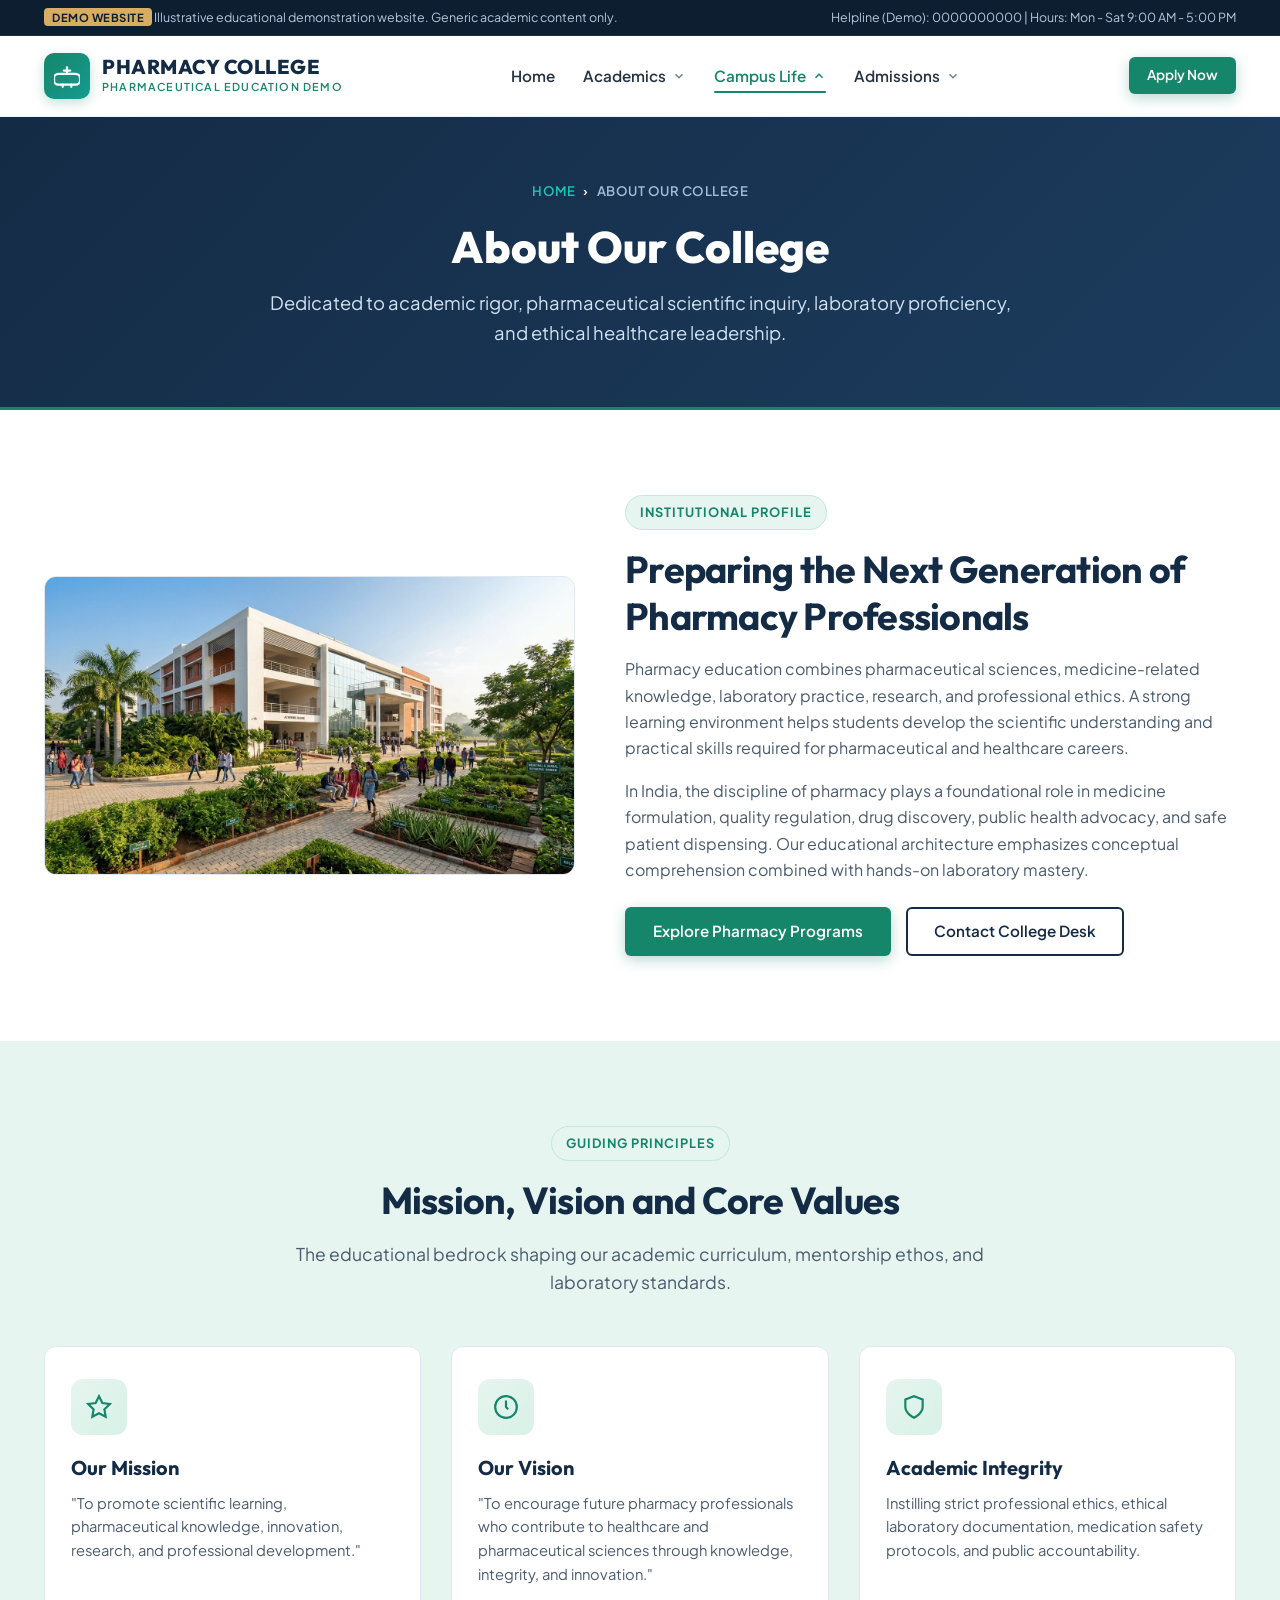
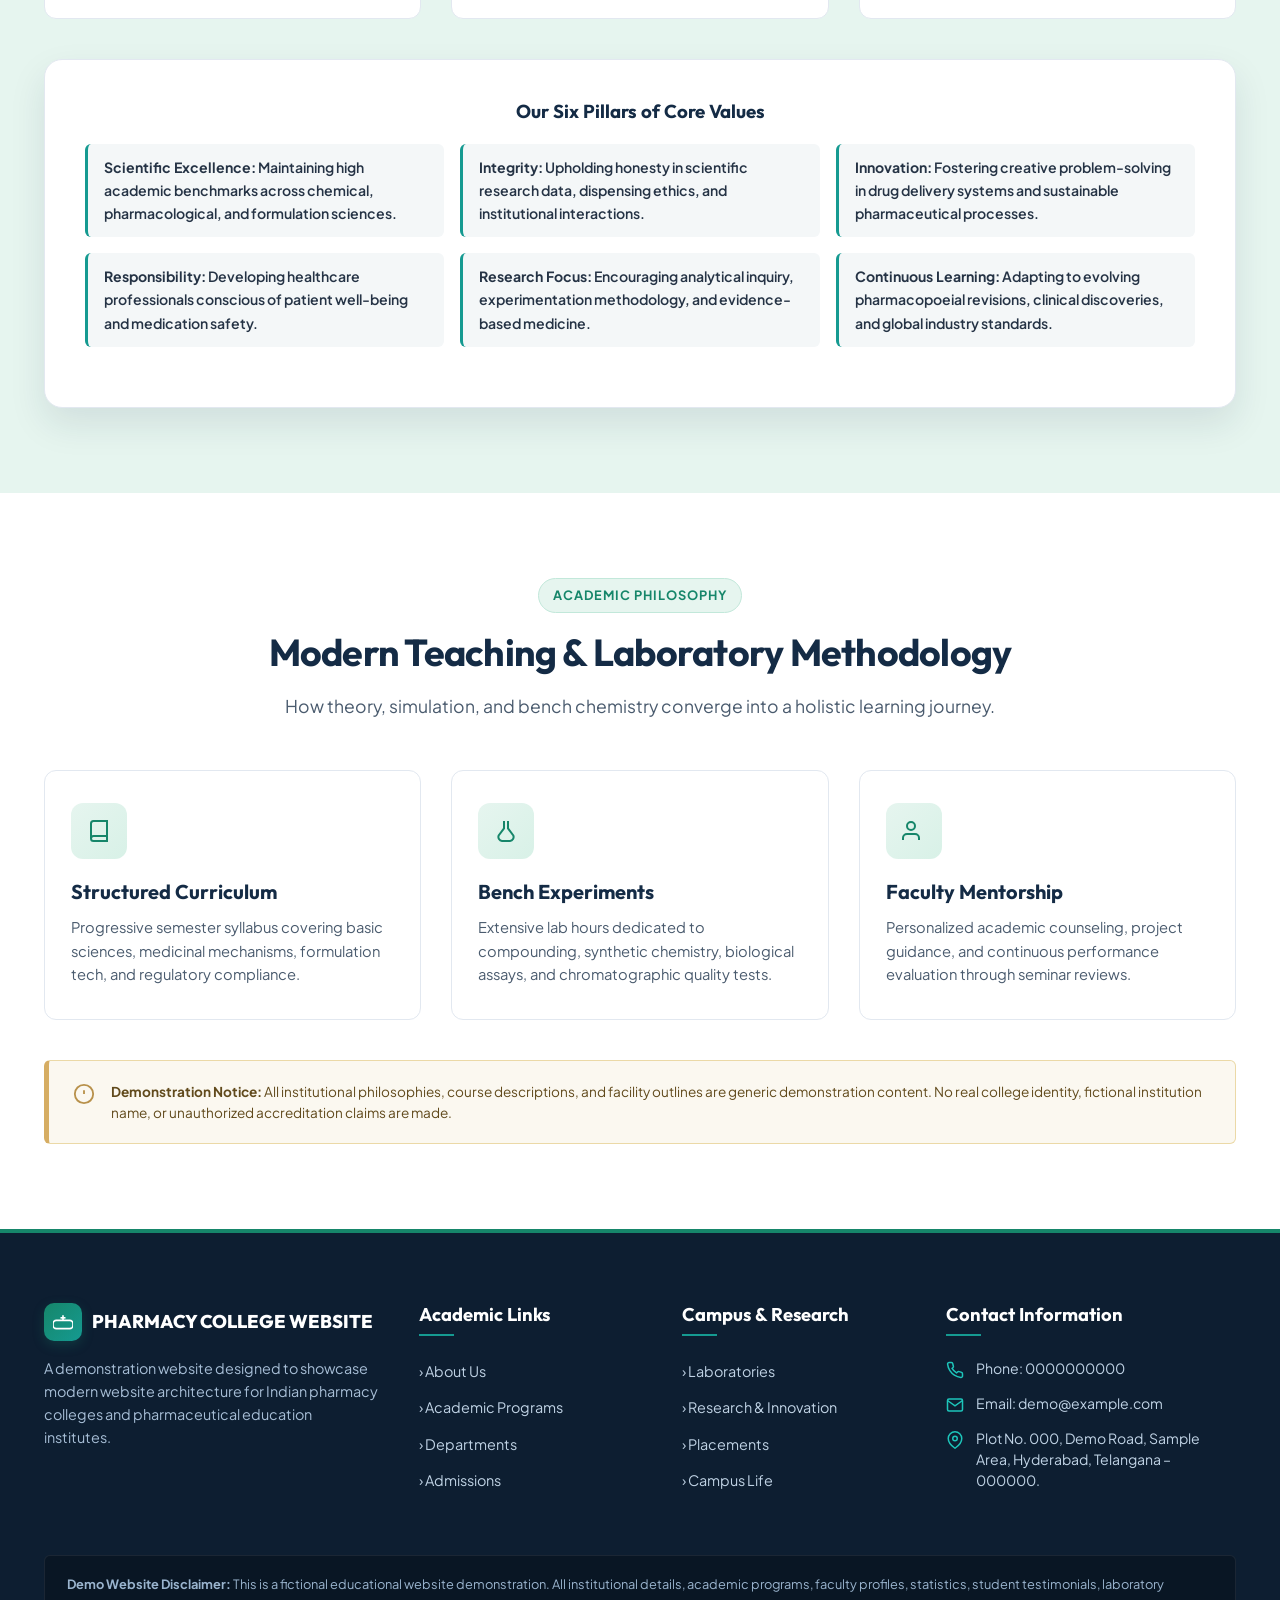
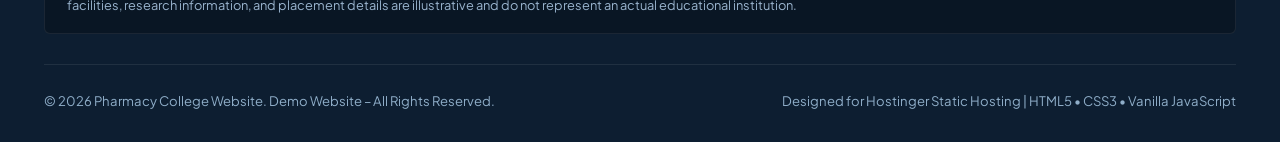
<file: about.html>
<!DOCTYPE html>
<html lang="en">
<head>
  <meta charset="UTF-8">
  <meta name="viewport" content="width=device-width, initial-scale=1.0">
  <title>About Our College | Pharmacy College Website</title>
  <meta name="description" content="Discover our academic mission, vision, core values, and pharmaceutical educational philosophy in preparing next-generation pharmacy professionals.">
  <meta name="robots" content="index, follow">
  <link rel="stylesheet" href="assets/css/style.css">
  <link rel="stylesheet" href="assets/css/responsive.css">
</head>
<body>

  <!-- Demo Notice Banner -->
  <div class="demo-banner-top">
    <div class="container demo-banner-inner">
      <div>
        <span class="demo-banner-badge">Demo Website</span>
        Illustrative educational demonstration website. Generic academic content only.
      </div>
      <div>Helpline (Demo): 0000000000 | Hours: Mon - Sat 9:00 AM - 5:00 PM</div>
    </div>
  </div>

  <!-- Header & Navigation -->
  <header class="site-header">
    <div class="container nav-container">
      <a href="index.html" class="brand-logo-link" aria-label="Pharmacy College Home">
        <div class="brand-icon-box">
          <svg width="26" height="26" viewBox="0 0 24 24" fill="none" stroke="currentColor" stroke-width="2" stroke-linecap="round" stroke-linejoin="round">
            <path d="M4 10h16a4 4 0 0 1 4 4v2a4 4 0 0 1-4 4H4a4 4 0 0 1-4-4v-2a4 4 0 0 1 4-4z"/>
            <path d="M12 4v6"/><path d="M9 7h6"/><path d="M8 20v2"/><path d="M16 20v2"/>
          </svg>
        </div>
        <div class="brand-text-block">
          <span class="brand-title">PHARMACY COLLEGE</span>
          <span class="brand-subtitle">Pharmaceutical Education Demo</span>
        </div>
      </a>

            <!-- Desktop & Mobile Nav Menu (Clean 4-Item Architecture with Dropdowns) -->
      <nav class="nav-menu" id="primaryNav">
        <a href="index.html" class="nav-link">Home</a>

        <!-- Academics Dropdown -->
        <div class="nav-item-dropdown">
          <button class="dropdown-toggle" aria-expanded="false" aria-haspopup="true">
            <span>Academics</span>
            <svg class="dropdown-chevron" width="14" height="14" viewBox="0 0 24 24" fill="none" stroke="currentColor" stroke-width="2.5"><polyline points="6 9 12 15 18 9"></polyline></svg>
          </button>
          <div class="dropdown-menu">
            <a href="programs.html" class="dropdown-item">
              <span class="dropdown-item-title">Academic Programs</span>
              <span class="dropdown-item-desc">D.Pharm, B.Pharm, M.Pharm, Pharm.D</span>
            </a>
            <a href="departments.html" class="dropdown-item">
              <span class="dropdown-item-title">Pharmacy Departments</span>
              <span class="dropdown-item-desc">8 Specialized Scientific Disciplines</span>
            </a>
            <a href="laboratories.html" class="dropdown-item">
              <span class="dropdown-item-title">Laboratories &amp; Facilities</span>
              <span class="dropdown-item-desc">Formulation, Analysis &amp; Research</span>
            </a>
            <a href="research.html" class="dropdown-item">
              <span class="dropdown-item-title">Research &amp; Innovation</span>
              <span class="dropdown-item-desc">Drug Discovery &amp; Scientific Inquiry</span>
            </a>
          </div>
        </div>

        <!-- Campus Life Dropdown -->
        <div class="nav-item-dropdown">
          <button class="dropdown-toggle" aria-expanded="false" aria-haspopup="true">
            <span>Campus Life</span>
            <svg class="dropdown-chevron" width="14" height="14" viewBox="0 0 24 24" fill="none" stroke="currentColor" stroke-width="2.5"><polyline points="6 9 12 15 18 9"></polyline></svg>
          </button>
          <div class="dropdown-menu">
            <a href="about.html" class="dropdown-item">
              <span class="dropdown-item-title">About Our College</span>
              <span class="dropdown-item-desc">Mission, Vision &amp; Core Values</span>
            </a>
            <a href="campus-life.html" class="dropdown-item">
              <span class="dropdown-item-title">Campus Life &amp; Facilities</span>
              <span class="dropdown-item-desc">Student Activities, Gallery &amp; Events</span>
            </a>
            <a href="placements.html" class="dropdown-item">
              <span class="dropdown-item-title">Placements &amp; Careers</span>
              <span class="dropdown-item-desc">Career Horizons &amp; Industry Sectors</span>
            </a>
          </div>
        </div>

        <!-- Admissions & Contact Dropdown -->
        <div class="nav-item-dropdown">
          <button class="dropdown-toggle" aria-expanded="false" aria-haspopup="true">
            <span>Admissions</span>
            <svg class="dropdown-chevron" width="14" height="14" viewBox="0 0 24 24" fill="none" stroke="currentColor" stroke-width="2.5"><polyline points="6 9 12 15 18 9"></polyline></svg>
          </button>
          <div class="dropdown-menu">
            <a href="admissions.html" class="dropdown-item">
              <span class="dropdown-item-title">Admissions &amp; Eligibility</span>
              <span class="dropdown-item-desc">5-Step Process &amp; Science Criteria</span>
            </a>
            <a href="contact.html" class="dropdown-item">
              <span class="dropdown-item-title">Contact Information Desk</span>
              <span class="dropdown-item-desc">Campus Address, Phone &amp; Hours</span>
            </a>
          </div>
        </div>

        <div class="mobile-only-actions">
          <a href="admissions.html#enquiry" class="btn btn-primary btn-sm">Apply Now</a>
        </div>
      </nav>

      <!-- Header Actions (Clean single CTA button) -->
      <div class="nav-actions">
        <a href="admissions.html#enquiry" class="btn btn-primary btn-sm">Apply Now</a>
      </div>

      <button class="mobile-nav-toggle" aria-label="Toggle Navigation Menu" aria-expanded="false">
        <svg width="24" height="24" viewBox="0 0 24 24" fill="none" stroke="currentColor" stroke-width="2">
          <line x1="3" y1="12" x2="21" y2="12"></line><line x1="3" y1="6" x2="21" y2="6"></line><line x1="3" y1="18" x2="21" y2="18"></line>
        </svg>
      </button>
    </div>
  </header>

  <!-- Page Header Banner -->
  <section class="page-header-banner">
    <div class="container page-header-content">
      <div class="breadcrumbs">
        <a href="index.html">Home</a> &rsaquo; <span class="current">About Our College</span>
      </div>
      <h1 class="page-header-title">About Our College</h1>
      <p class="page-header-lead">
        Dedicated to academic rigor, pharmaceutical scientific inquiry, laboratory proficiency, and ethical healthcare leadership.
      </p>
    </div>
  </section>

  <!-- Section 7: Detailed About Our College -->
  <section class="section">
    <div class="container about-grid">
      <div class="fade-in-up">
        <div class="image-placeholder-container ratio-16-9" data-filename="about-campus-building.jpeg">
          <img src="images/about-campus-building.jpeg" alt="Pharmacy College Campus Building and Medicinal Garden" class="responsive-img" loading="lazy" onerror="this.classList.add('img-fallback-hidden');">
          <div class="placeholder-fallback">
            <div class="placeholder-badge">Illustrative Image Placeholder</div>
            <div class="placeholder-icon">
              <svg width="22" height="22" viewBox="0 0 24 24" fill="none" stroke="currentColor" stroke-width="2"><path d="M3 9l9-7 9 7v11a2 2 0 0 1-2 2H5a2 2 0 0 1-2-2z"></path></svg>
            </div>
            <div class="placeholder-title">about-campus-building.jpeg</div>
            <div class="placeholder-specs">16:9 Landscape • 1920 × 1080 px</div>
          </div>
        </div>
      </div>

      <div class="fade-in-up">
        <div class="badge-tag">Institutional Profile</div>
        <h2 class="section-title">Preparing the Next Generation of Pharmacy Professionals</h2>
        <p>
          Pharmacy education combines pharmaceutical sciences, medicine-related knowledge, laboratory practice, research, and professional ethics. A strong learning environment helps students develop the scientific understanding and practical skills required for pharmaceutical and healthcare careers.
        </p>
        <p>
          In India, the discipline of pharmacy plays a foundational role in medicine formulation, quality regulation, drug discovery, public health advocacy, and safe patient dispensing. Our educational architecture emphasizes conceptual comprehension combined with hands-on laboratory mastery.
        </p>
        <div style="margin-top: 24px;">
          <a href="programs.html" class="btn btn-primary">Explore Pharmacy Programs</a>
          <a href="contact.html" class="btn btn-secondary" style="margin-left: 12px;">Contact College Desk</a>
        </div>
      </div>
    </div>
  </section>

  <!-- Mission, Vision & Core Values -->
  <section class="section section-mint">
    <div class="container">
      <div class="section-header">
        <div class="badge-tag">Guiding Principles</div>
        <h2 class="section-title">Mission, Vision and Core Values</h2>
        <p class="section-subtitle">
          The educational bedrock shaping our academic curriculum, mentorship ethos, and laboratory standards.
        </p>
      </div>

      <div class="features-grid">
        <div class="feature-box fade-in-up">
          <div class="feature-icon-wrapper">
            <svg width="26" height="26" viewBox="0 0 24 24" fill="none" stroke="currentColor" stroke-width="2"><polygon points="12 2 15.09 8.26 22 9.27 17 14.14 18.18 21.02 12 17.77 5.82 21.02 7 14.14 2 9.27 8.91 8.26 12 2"></polygon></svg>
          </div>
          <h3>Our Mission</h3>
          <p>"To promote scientific learning, pharmaceutical knowledge, innovation, research, and professional development."</p>
        </div>

        <div class="feature-box fade-in-up">
          <div class="feature-icon-wrapper">
            <svg width="26" height="26" viewBox="0 0 24 24" fill="none" stroke="currentColor" stroke-width="2"><circle cx="12" cy="12" r="10"></circle><polyline points="12 6 12 12 14 14"></polyline></svg>
          </div>
          <h3>Our Vision</h3>
          <p>"To encourage future pharmacy professionals who contribute to healthcare and pharmaceutical sciences through knowledge, integrity, and innovation."</p>
        </div>

        <div class="feature-box fade-in-up">
          <div class="feature-icon-wrapper">
            <svg width="26" height="26" viewBox="0 0 24 24" fill="none" stroke="currentColor" stroke-width="2"><path d="M12 22s8-4 8-10V5l-8-3-8 3v7c0 6 8 10 8 10z"></path></svg>
          </div>
          <h3>Academic Integrity</h3>
          <p>Instilling strict professional ethics, ethical laboratory documentation, medication safety protocols, and public accountability.</p>
        </div>
      </div>

      <!-- Core Values Detailed -->
      <div class="form-wrapper-box" style="margin-top: 40px;">
        <h3 style="margin-bottom: 20px; text-align: center;">Our Six Pillars of Core Values</h3>
        <div class="curriculum-grid">
          <div class="curriculum-item">
            <strong>Scientific Excellence:</strong> Maintaining high academic benchmarks across chemical, pharmacological, and formulation sciences.
          </div>
          <div class="curriculum-item">
            <strong>Integrity:</strong> Upholding honesty in scientific research data, dispensing ethics, and institutional interactions.
          </div>
          <div class="curriculum-item">
            <strong>Innovation:</strong> Fostering creative problem-solving in drug delivery systems and sustainable pharmaceutical processes.
          </div>
          <div class="curriculum-item">
            <strong>Responsibility:</strong> Developing healthcare professionals conscious of patient well-being and medication safety.
          </div>
          <div class="curriculum-item">
            <strong>Research Focus:</strong> Encouraging analytical inquiry, experimentation methodology, and evidence-based medicine.
          </div>
          <div class="curriculum-item">
            <strong>Continuous Learning:</strong> Adapting to evolving pharmacopoeial revisions, clinical discoveries, and global industry standards.
          </div>
        </div>
      </div>
    </div>
  </section>

  <!-- Academic Framework & Teaching Methodology -->
  <section class="section">
    <div class="container">
      <div class="section-header">
        <div class="badge-tag">Academic Philosophy</div>
        <h2 class="section-title">Modern Teaching &amp; Laboratory Methodology</h2>
        <p class="section-subtitle">
          How theory, simulation, and bench chemistry converge into a holistic learning journey.
        </p>
      </div>

      <div class="features-grid">
        <div class="feature-box fade-in-up">
          <div class="feature-icon-wrapper">
            <svg width="24" height="24" viewBox="0 0 24 24" fill="none" stroke="currentColor" stroke-width="2"><path d="M4 19.5A2.5 2.5 0 0 1 6.5 17H20"></path><path d="M6.5 2H20v20H6.5A2.5 2.5 0 0 1 4 19.5v-15A2.5 2.5 0 0 1 6.5 2z"></path></svg>
          </div>
          <h3>Structured Curriculum</h3>
          <p>Progressive semester syllabus covering basic sciences, medicinal mechanisms, formulation tech, and regulatory compliance.</p>
        </div>

        <div class="feature-box fade-in-up">
          <div class="feature-icon-wrapper">
            <svg width="24" height="24" viewBox="0 0 24 24" fill="none" stroke="currentColor" stroke-width="2"><path d="M10 2v7.31L4.69 16.5A4 4 0 0 0 8 22h8a4 4 0 0 0 3.31-5.5L14 9.31V2"></path></svg>
          </div>
          <h3>Bench Experiments</h3>
          <p>Extensive lab hours dedicated to compounding, synthetic chemistry, biological assays, and chromatographic quality tests.</p>
        </div>

        <div class="feature-box fade-in-up">
          <div class="feature-icon-wrapper">
            <svg width="24" height="24" viewBox="0 0 24 24" fill="none" stroke="currentColor" stroke-width="2"><path d="M17 21v-2a4 4 0 0 0-4-4H5a4 4 0 0 0-4 4v2"></path><circle cx="9" cy="7" r="4"></circle></svg>
          </div>
          <h3>Faculty Mentorship</h3>
          <p>Personalized academic counseling, project guidance, and continuous performance evaluation through seminar reviews.</p>
        </div>
      </div>

      <div class="regulatory-disclaimer-box" style="margin-top: 40px;">
        <svg width="22" height="22" viewBox="0 0 24 24" fill="none" stroke="currentColor" stroke-width="2"><circle cx="12" cy="12" r="10"></circle><line x1="12" y1="8" x2="12" y2="12"></line><line x1="12" y1="16" x2="12.01" y2="16"></line></svg>
        <p>
          <strong>Demonstration Notice:</strong> All institutional philosophies, course descriptions, and facility outlines are generic demonstration content. No real college identity, fictional institution name, or unauthorized accreditation claims are made.
        </p>
      </div>
    </div>
  </section>

  <!-- Footer -->
  <footer class="site-footer">
    <div class="container">
      <div class="footer-grid">
        <div class="footer-col">
          <div style="display: flex; align-items: center; gap: 10px; margin-bottom: 14px;">
            <div class="brand-icon-box" style="width: 38px; height: 38px;">
              <svg width="20" height="20" viewBox="0 0 24 24" fill="none" stroke="currentColor" stroke-width="2"><path d="M4 10h16a4 4 0 0 1 4 4v2a4 4 0 0 1-4 4H4a4 4 0 0 1-4-4v-2a4 4 0 0 1 4-4z"/><path d="M12 4v6"/><path d="M9 7h6"/></svg>
            </div>
            <span style="font-family: var(--font-heading); font-weight: 800; font-size: 1.15rem; color: var(--white);">
              PHARMACY COLLEGE WEBSITE
            </span>
          </div>
          <p class="footer-brand-desc">
            A demonstration website designed to showcase modern website architecture for Indian pharmacy colleges and pharmaceutical education institutes.
          </p>
        </div>

        <div class="footer-col">
          <h4>Academic Links</h4>
          <ul class="footer-links-list">
            <li><a href="about.html">&rsaquo; About Us</a></li>
            <li><a href="programs.html">&rsaquo; Academic Programs</a></li>
            <li><a href="departments.html">&rsaquo; Departments</a></li>
            <li><a href="admissions.html">&rsaquo; Admissions</a></li>
          </ul>
        </div>

        <div class="footer-col">
          <h4>Campus &amp; Research</h4>
          <ul class="footer-links-list">
            <li><a href="laboratories.html">&rsaquo; Laboratories</a></li>
            <li><a href="research.html">&rsaquo; Research &amp; Innovation</a></li>
            <li><a href="placements.html">&rsaquo; Placements</a></li>
            <li><a href="campus-life.html">&rsaquo; Campus Life</a></li>
          </ul>
        </div>

        <div class="footer-col">
          <h4>Contact Information</h4>
          <div class="footer-contact-item">
            <svg width="18" height="18" viewBox="0 0 24 24" fill="none" stroke="currentColor" stroke-width="2"><path d="M22 16.92v3a2 2 0 0 1-2.18 2 19.79 19.79 0 0 1-8.63-3.07 19.5 19.5 0 0 1-6-6 19.79 19.79 0 0 1-3.07-8.67A2 2 0 0 1 4.11 2h3a2 2 0 0 1 2 1.72 12.84 12.84 0 0 0 .7 2.81 2 2 0 0 1-.45 2.11L8.09 9.91a16 16 0 0 0 6 6l1.27-1.27a2 2 0 0 1 2.11-.45 12.84 12.84 0 0 0 2.81.7A2 2 0 0 1 22 16.92z"></path></svg>
            <span>Phone: 0000000000</span>
          </div>
          <div class="footer-contact-item">
            <svg width="18" height="18" viewBox="0 0 24 24" fill="none" stroke="currentColor" stroke-width="2"><path d="M4 4h16c1.1 0 2 .9 2 2v12c0 1.1-.9 2-2 2H4c-1.1 0-2-.9-2-2V6c0-1.1.9-2 2-2z"></path><polyline points="22,6 12,13 2,6"></polyline></svg>
            <span>Email: demo@example.com</span>
          </div>
          <div class="footer-contact-item">
            <svg width="18" height="18" viewBox="0 0 24 24" fill="none" stroke="currentColor" stroke-width="2"><path d="M21 10c0 7-9 13-9 13s-9-6-9-13a9 9 0 0 1 18 0z"></path><circle cx="12" cy="10" r="3"></circle></svg>
            <span>Plot No. 000, Demo Road, Sample Area, Hyderabad, Telangana – 000000.</span>
          </div>
        </div>
      </div>

      <div class="footer-disclaimer-box">
        <strong>Demo Website Disclaimer:</strong> This is a fictional educational website demonstration. All institutional details, academic programs, faculty profiles, statistics, student testimonials, laboratory facilities, research information, and placement details are illustrative and do not represent an actual educational institution.
      </div>

      <div class="footer-bottom">
        <div>&copy; 2026 Pharmacy College Website. Demo Website – All Rights Reserved.</div>
        <div>Designed for Hostinger Static Hosting | HTML5 • CSS3 • Vanilla JavaScript</div>
      </div>
    </div>
  </footer>

  <button id="backToTopBtn" class="back-to-top" aria-label="Back to Top">
    <svg width="20" height="20" viewBox="0 0 24 24" fill="none" stroke="currentColor" stroke-width="2.5"><polyline points="18 15 12 9 6 15"></polyline></svg>
  </button>
  <script src="assets/js/script.js"></script>
</body>
</html>
</file>
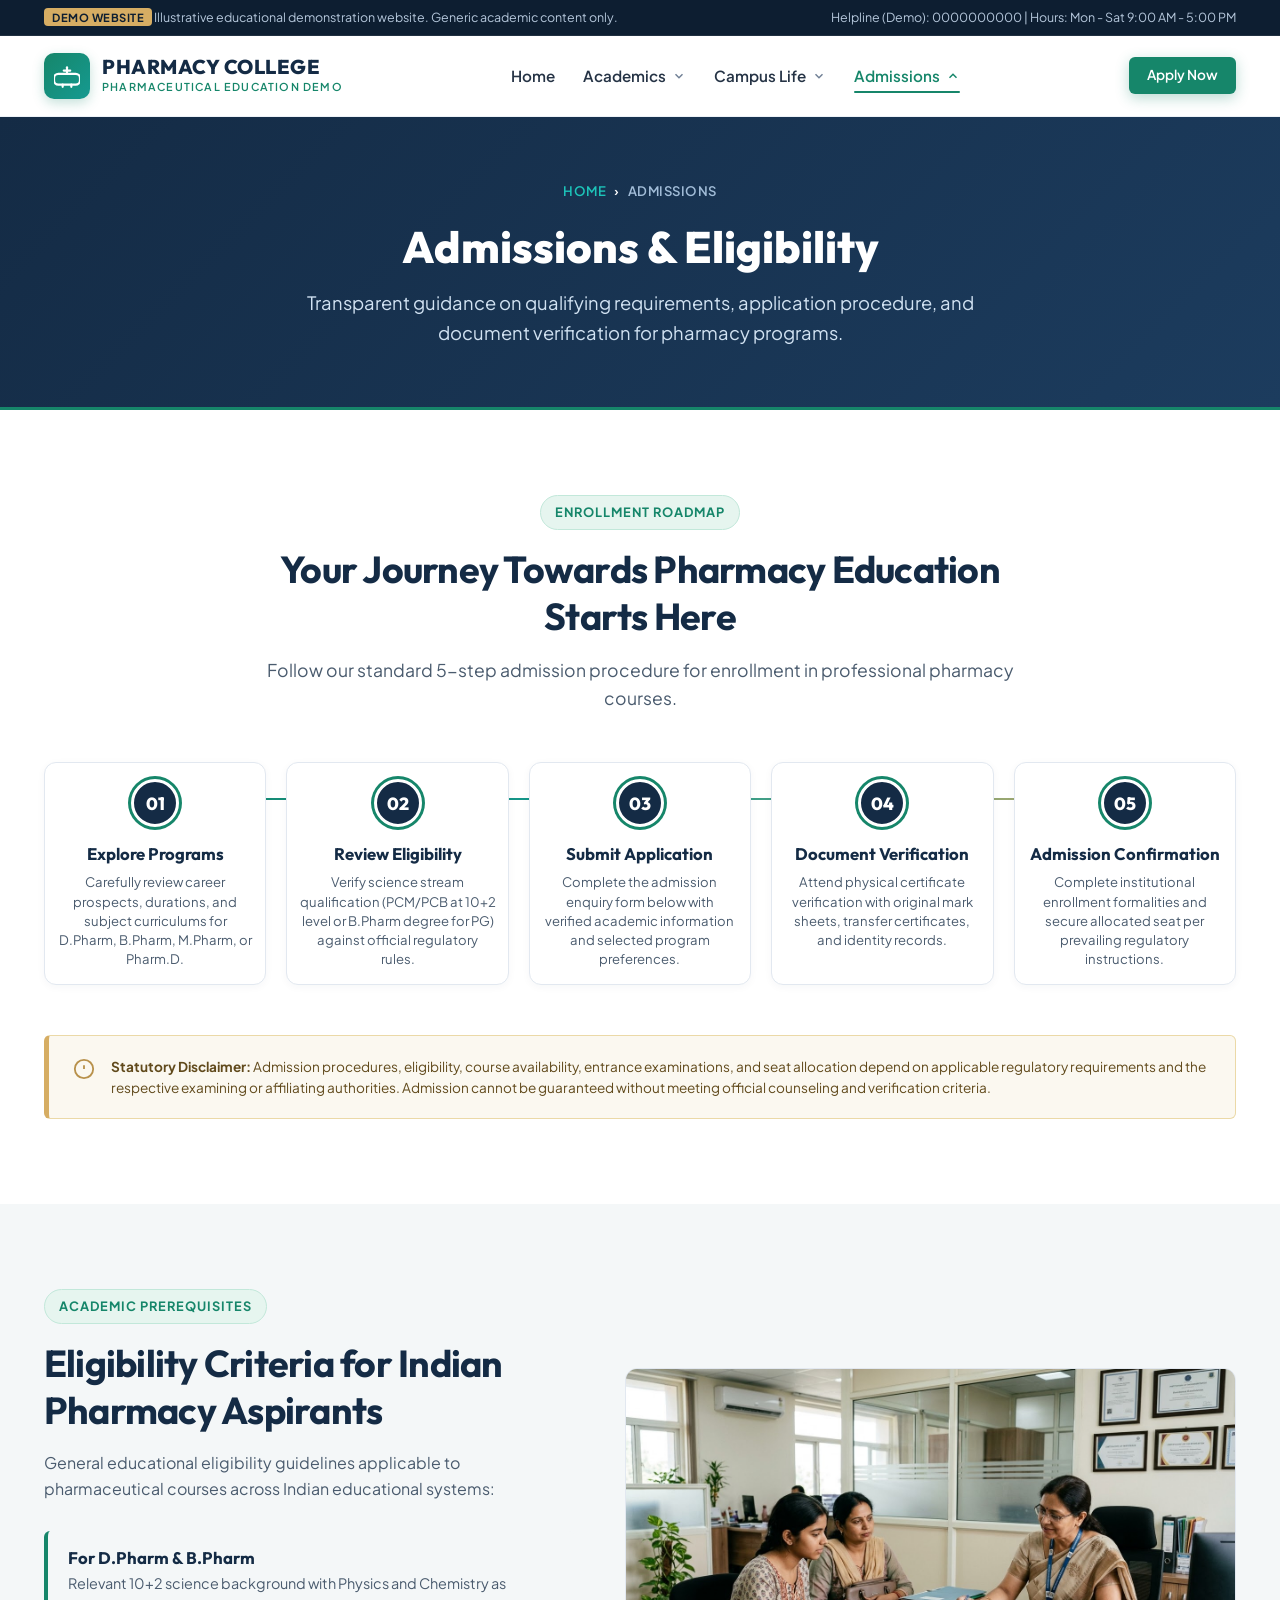
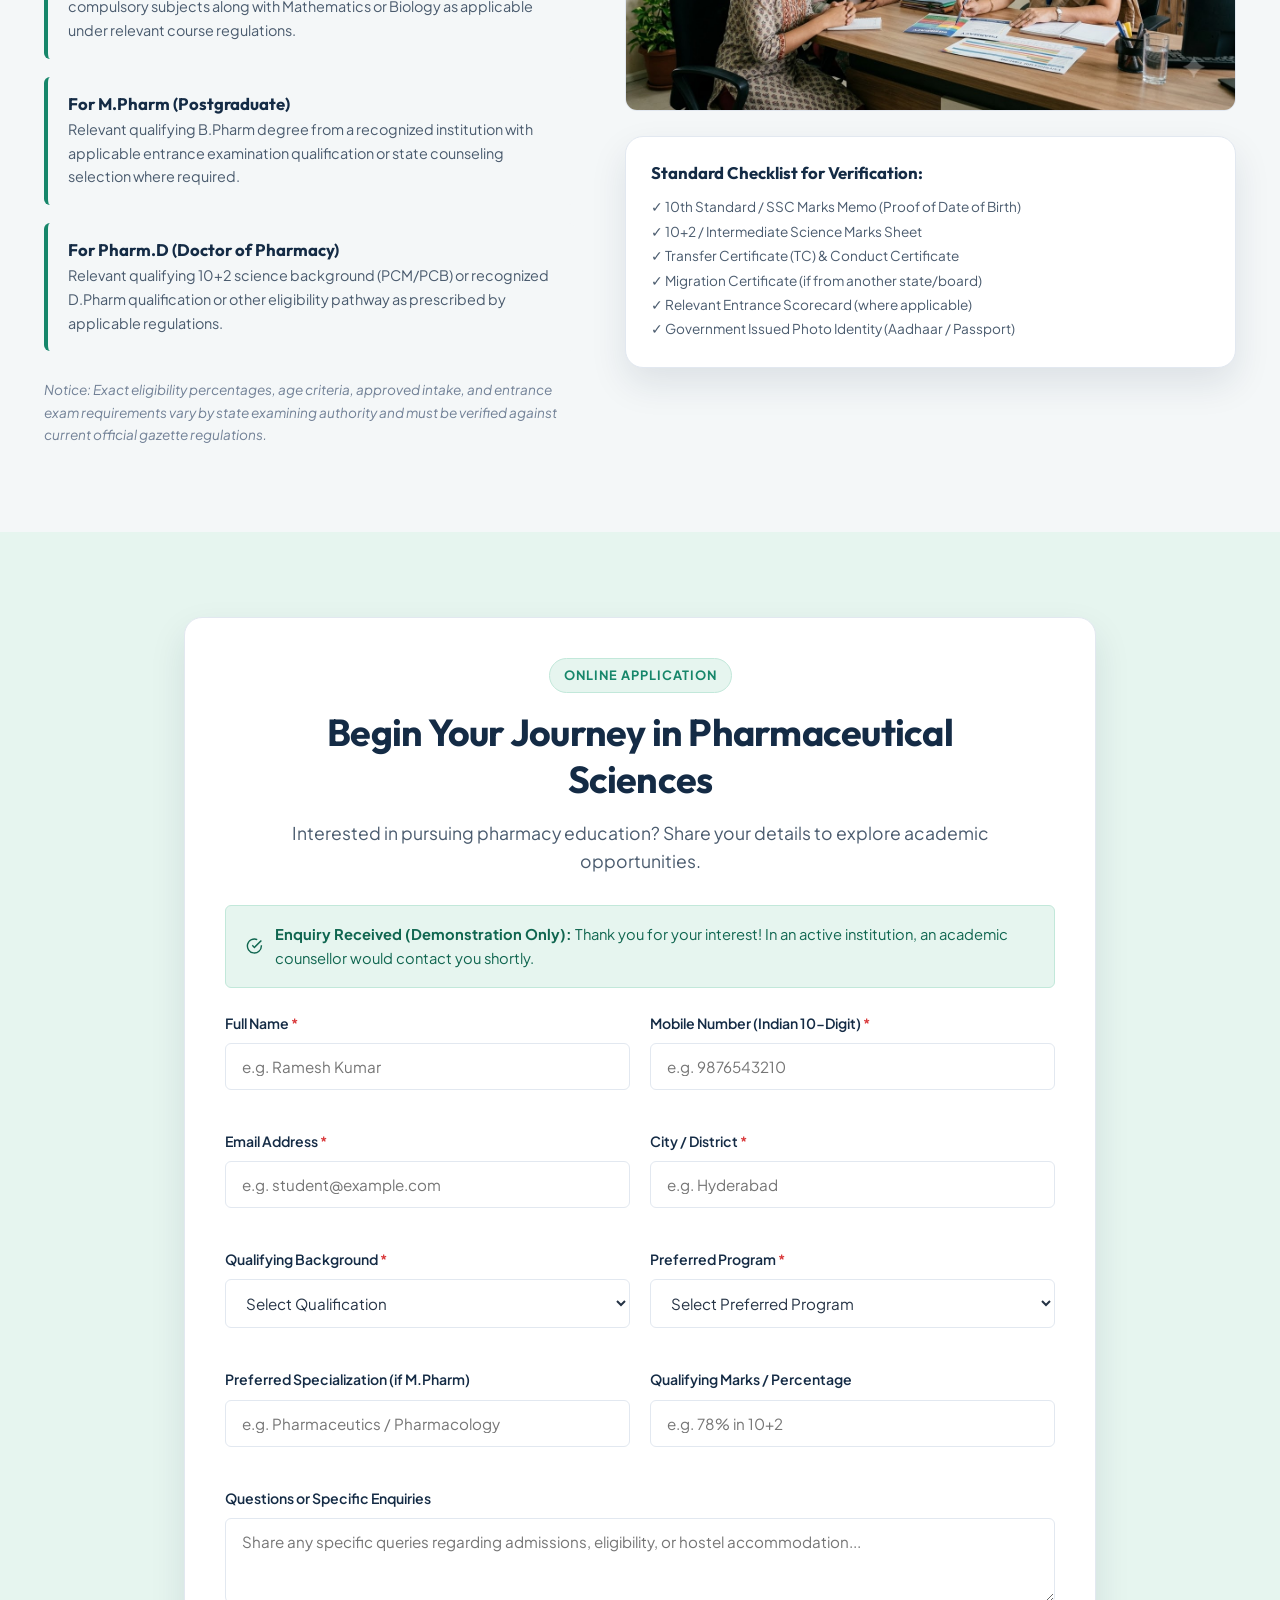
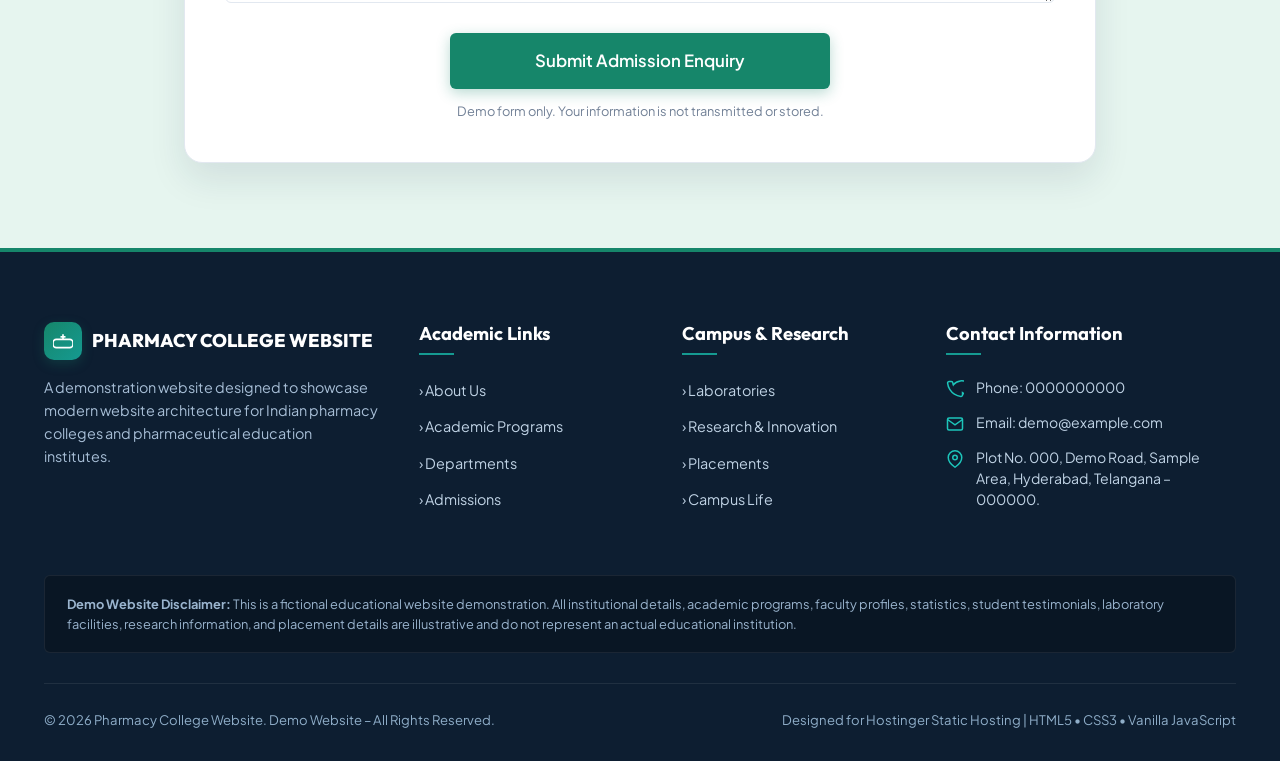
<file: admissions.html>
<!DOCTYPE html>
<html lang="en">
<head>
  <meta charset="UTF-8">
  <meta name="viewport" content="width=device-width, initial-scale=1.0">
  <title>Admissions &amp; Eligibility | Pharmacy College Website</title>
  <meta name="description" content="Admission process, eligibility requirements for D.Pharm, B.Pharm, M.Pharm, and Pharm.D programs in India. Interactive application enquiry and verification guidelines.">
  <meta name="robots" content="index, follow">
  <link rel="stylesheet" href="assets/css/style.css">
  <link rel="stylesheet" href="assets/css/responsive.css">
</head>
<body>

  <!-- Demo Notice Banner -->
  <div class="demo-banner-top">
    <div class="container demo-banner-inner">
      <div>
        <span class="demo-banner-badge">Demo Website</span>
        Illustrative educational demonstration website. Generic academic content only.
      </div>
      <div>Helpline (Demo): 0000000000 | Hours: Mon - Sat 9:00 AM - 5:00 PM</div>
    </div>
  </div>

  <!-- Header & Navigation -->
  <header class="site-header">
    <div class="container nav-container">
      <a href="index.html" class="brand-logo-link" aria-label="Pharmacy College Home">
        <div class="brand-icon-box">
          <svg width="26" height="26" viewBox="0 0 24 24" fill="none" stroke="currentColor" stroke-width="2" stroke-linecap="round" stroke-linejoin="round">
            <path d="M4 10h16a4 4 0 0 1 4 4v2a4 4 0 0 1-4 4H4a4 4 0 0 1-4-4v-2a4 4 0 0 1 4-4z"/>
            <path d="M12 4v6"/><path d="M9 7h6"/><path d="M8 20v2"/><path d="M16 20v2"/>
          </svg>
        </div>
        <div class="brand-text-block">
          <span class="brand-title">PHARMACY COLLEGE</span>
          <span class="brand-subtitle">Pharmaceutical Education Demo</span>
        </div>
      </a>

            <!-- Desktop & Mobile Nav Menu (Clean 4-Item Architecture with Dropdowns) -->
      <nav class="nav-menu" id="primaryNav">
        <a href="index.html" class="nav-link">Home</a>

        <!-- Academics Dropdown -->
        <div class="nav-item-dropdown">
          <button class="dropdown-toggle" aria-expanded="false" aria-haspopup="true">
            <span>Academics</span>
            <svg class="dropdown-chevron" width="14" height="14" viewBox="0 0 24 24" fill="none" stroke="currentColor" stroke-width="2.5"><polyline points="6 9 12 15 18 9"></polyline></svg>
          </button>
          <div class="dropdown-menu">
            <a href="programs.html" class="dropdown-item">
              <span class="dropdown-item-title">Academic Programs</span>
              <span class="dropdown-item-desc">D.Pharm, B.Pharm, M.Pharm, Pharm.D</span>
            </a>
            <a href="departments.html" class="dropdown-item">
              <span class="dropdown-item-title">Pharmacy Departments</span>
              <span class="dropdown-item-desc">8 Specialized Scientific Disciplines</span>
            </a>
            <a href="laboratories.html" class="dropdown-item">
              <span class="dropdown-item-title">Laboratories &amp; Facilities</span>
              <span class="dropdown-item-desc">Formulation, Analysis &amp; Research</span>
            </a>
            <a href="research.html" class="dropdown-item">
              <span class="dropdown-item-title">Research &amp; Innovation</span>
              <span class="dropdown-item-desc">Drug Discovery &amp; Scientific Inquiry</span>
            </a>
          </div>
        </div>

        <!-- Campus Life Dropdown -->
        <div class="nav-item-dropdown">
          <button class="dropdown-toggle" aria-expanded="false" aria-haspopup="true">
            <span>Campus Life</span>
            <svg class="dropdown-chevron" width="14" height="14" viewBox="0 0 24 24" fill="none" stroke="currentColor" stroke-width="2.5"><polyline points="6 9 12 15 18 9"></polyline></svg>
          </button>
          <div class="dropdown-menu">
            <a href="about.html" class="dropdown-item">
              <span class="dropdown-item-title">About Our College</span>
              <span class="dropdown-item-desc">Mission, Vision &amp; Core Values</span>
            </a>
            <a href="campus-life.html" class="dropdown-item">
              <span class="dropdown-item-title">Campus Life &amp; Facilities</span>
              <span class="dropdown-item-desc">Student Activities, Gallery &amp; Events</span>
            </a>
            <a href="placements.html" class="dropdown-item">
              <span class="dropdown-item-title">Placements &amp; Careers</span>
              <span class="dropdown-item-desc">Career Horizons &amp; Industry Sectors</span>
            </a>
          </div>
        </div>

        <!-- Admissions & Contact Dropdown -->
        <div class="nav-item-dropdown">
          <button class="dropdown-toggle" aria-expanded="false" aria-haspopup="true">
            <span>Admissions</span>
            <svg class="dropdown-chevron" width="14" height="14" viewBox="0 0 24 24" fill="none" stroke="currentColor" stroke-width="2.5"><polyline points="6 9 12 15 18 9"></polyline></svg>
          </button>
          <div class="dropdown-menu">
            <a href="admissions.html" class="dropdown-item">
              <span class="dropdown-item-title">Admissions &amp; Eligibility</span>
              <span class="dropdown-item-desc">5-Step Process &amp; Science Criteria</span>
            </a>
            <a href="contact.html" class="dropdown-item">
              <span class="dropdown-item-title">Contact Information Desk</span>
              <span class="dropdown-item-desc">Campus Address, Phone &amp; Hours</span>
            </a>
          </div>
        </div>

        <div class="mobile-only-actions">
          <a href="admissions.html#enquiry" class="btn btn-primary btn-sm">Apply Now</a>
        </div>
      </nav>

      <!-- Header Actions (Clean single CTA button) -->
      <div class="nav-actions">
        <a href="admissions.html#enquiry" class="btn btn-primary btn-sm">Apply Now</a>
      </div>

      <button class="mobile-nav-toggle" aria-label="Toggle Navigation Menu" aria-expanded="false">
        <svg width="24" height="24" viewBox="0 0 24 24" fill="none" stroke="currentColor" stroke-width="2">
          <line x1="3" y1="12" x2="21" y2="12"></line><line x1="3" y1="6" x2="21" y2="6"></line><line x1="3" y1="18" x2="21" y2="18"></line>
        </svg>
      </button>
    </div>
  </header>

  <!-- Page Header Banner -->
  <section class="page-header-banner">
    <div class="container page-header-content">
      <div class="breadcrumbs">
        <a href="index.html">Home</a> &rsaquo; <span class="current">Admissions</span>
      </div>
      <h1 class="page-header-title">Admissions &amp; Eligibility</h1>
      <p class="page-header-lead">
        Transparent guidance on qualifying requirements, application procedure, and document verification for pharmacy programs.
      </p>
    </div>
  </section>

  <!-- Section 14: Five-Step Admission Process -->
  <section class="section">
    <div class="container">
      <div class="section-header">
        <div class="badge-tag">Enrollment Roadmap</div>
        <h2 class="section-title">Your Journey Towards Pharmacy Education Starts Here</h2>
        <p class="section-subtitle">
          Follow our standard 5-step admission procedure for enrollment in professional pharmacy courses.
        </p>
      </div>

      <div class="admission-timeline">
        <div class="timeline-step fade-in-up">
          <div class="step-number">01</div>
          <h4>Explore Programs</h4>
          <p>Carefully review career prospects, durations, and subject curriculums for D.Pharm, B.Pharm, M.Pharm, or Pharm.D.</p>
        </div>

        <div class="timeline-step fade-in-up">
          <div class="step-number">02</div>
          <h4>Review Eligibility</h4>
          <p>Verify science stream qualification (PCM/PCB at 10+2 level or B.Pharm degree for PG) against official regulatory rules.</p>
        </div>

        <div class="timeline-step fade-in-up">
          <div class="step-number">03</div>
          <h4>Submit Application</h4>
          <p>Complete the admission enquiry form below with verified academic information and selected program preferences.</p>
        </div>

        <div class="timeline-step fade-in-up">
          <div class="step-number">04</div>
          <h4>Document Verification</h4>
          <p>Attend physical certificate verification with original mark sheets, transfer certificates, and identity records.</p>
        </div>

        <div class="timeline-step fade-in-up">
          <div class="step-number">05</div>
          <h4>Admission Confirmation</h4>
          <p>Complete institutional enrollment formalities and secure allocated seat per prevailing regulatory instructions.</p>
        </div>
      </div>

      <div class="regulatory-disclaimer-box" style="margin-top: 40px;">
        <svg width="22" height="22" viewBox="0 0 24 24" fill="none" stroke="currentColor" stroke-width="2"><circle cx="12" cy="12" r="10"></circle><line x1="12" y1="8" x2="12" y2="12"></line><line x1="12" y1="16" x2="12.01" y2="16"></line></svg>
        <p>
          <strong>Statutory Disclaimer:</strong> Admission procedures, eligibility, course availability, entrance examinations, and seat allocation depend on applicable regulatory requirements and the respective examining or affiliating authorities. Admission cannot be guaranteed without meeting official counseling and verification criteria.
        </p>
      </div>
    </div>
  </section>

  <!-- Section 15: Eligibility Details For Aspirants -->
  <section class="section section-alt">
    <div class="container about-grid">
      <div class="fade-in-up">
        <div class="badge-tag">Academic Prerequisites</div>
        <h2 class="section-title">Eligibility Criteria for Indian Pharmacy Aspirants</h2>
        <p>
          General educational eligibility guidelines applicable to pharmaceutical courses across Indian educational systems:
        </p>

        <div class="about-features-list">
          <div class="about-feature-box">
            <div>
              <h4>For D.Pharm &amp; B.Pharm</h4>
              <p>Relevant 10+2 science background with Physics and Chemistry as compulsory subjects along with Mathematics or Biology as applicable under relevant course regulations.</p>
            </div>
          </div>

          <div class="about-feature-box">
            <div>
              <h4>For M.Pharm (Postgraduate)</h4>
              <p>Relevant qualifying B.Pharm degree from a recognized institution with applicable entrance examination qualification or state counseling selection where required.</p>
            </div>
          </div>

          <div class="about-feature-box">
            <div>
              <h4>For Pharm.D (Doctor of Pharmacy)</h4>
              <p>Relevant qualifying 10+2 science background (PCM/PCB) or recognized D.Pharm qualification or other eligibility pathway as prescribed by applicable regulations.</p>
            </div>
          </div>
        </div>

        <p style="font-size: 0.85rem; color: var(--muted-text); margin-top: 15px;">
          <em>Notice: Exact eligibility percentages, age criteria, approved intake, and entrance exam requirements vary by state examining authority and must be verified against current official gazette regulations.</em>
        </p>
      </div>

      <div class="fade-in-up">
        <div class="image-placeholder-container ratio-16-9" data-filename="admissions-counseling.jpeg">
          <img src="images/admissions-counseling.jpeg" alt="Admissions guidance and counseling desk for prospective pharmacy students" class="responsive-img" loading="lazy" onerror="this.classList.add('img-fallback-hidden');">
          <div class="placeholder-fallback">
            <div class="placeholder-badge">Admissions Visual</div>
            <div class="placeholder-icon">
              <svg width="22" height="22" viewBox="0 0 24 24" fill="none" stroke="currentColor" stroke-width="2"><path d="M17 21v-2a4 4 0 0 0-4-4H5a4 4 0 0 0-4 4v2"></path><circle cx="9" cy="7" r="4"></circle></svg>
            </div>
            <div class="placeholder-title">admissions-counseling.jpeg</div>
            <div class="placeholder-specs">16:9 Landscape • 1920 × 1080 px</div>
          </div>
        </div>

        <!-- Required Documents Checklist -->
        <div class="form-wrapper-box" style="margin-top: 25px; padding: 25px;">
          <h4 style="font-size: 1.05rem; margin-bottom: 12px; color: var(--primary-navy);">Standard Checklist for Verification:</h4>
          <ul style="font-size: 0.85rem; color: var(--body-text); line-height: 1.8;">
            <li>&check; 10th Standard / SSC Marks Memo (Proof of Date of Birth)</li>
            <li>&check; 10+2 / Intermediate Science Marks Sheet</li>
            <li>&check; Transfer Certificate (TC) &amp; Conduct Certificate</li>
            <li>&check; Migration Certificate (if from another state/board)</li>
            <li>&check; Relevant Entrance Scorecard (where applicable)</li>
            <li>&check; Government Issued Photo Identity (Aadhaar / Passport)</li>
          </ul>
        </div>
      </div>
    </div>
  </section>

  <!-- Interactive Admission Enquiry Form -->
  <section class="section section-mint" id="enquiry">
    <div class="container-narrow">
      <div class="form-wrapper-box">
        <div class="section-header" style="margin-bottom: 30px;">
          <div class="badge-tag">Online Application</div>
          <h2 class="section-title">Begin Your Journey in Pharmaceutical Sciences</h2>
          <p class="section-subtitle">
            Interested in pursuing pharmacy education? Share your details to explore academic opportunities.
          </p>
        </div>

        <div id="enquirySuccessBanner" class="form-alert-banner success">
          <svg width="22" height="22" viewBox="0 0 24 24" fill="none" stroke="currentColor" stroke-width="2"><path d="M22 11.08V12a10 10 0 1 1-5.93-9.14"></path><polyline points="22 4 12 14.01 9 11.01"></polyline></svg>
          <div>
            <strong>Enquiry Received (Demonstration Only):</strong> Thank you for your interest! In an active institution, an academic counsellor would contact you shortly.
          </div>
        </div>

        <form id="admissionEnquiryForm" novalidate>
          <div class="form-grid-2">
            <div class="form-group">
              <label class="form-label" for="full_name">Full Name <span class="req">*</span></label>
              <input type="text" id="full_name" name="full_name" class="form-input" placeholder="e.g. Ramesh Kumar" required>
              <span class="error-msg"></span>
            </div>

            <div class="form-group">
              <label class="form-label" for="mobile_number">Mobile Number (Indian 10-Digit) <span class="req">*</span></label>
              <input type="tel" id="mobile_number" name="mobile_number" class="form-input" placeholder="e.g. 9876543210" maxlength="10" required>
              <span class="error-msg"></span>
            </div>

            <div class="form-group">
              <label class="form-label" for="email_address">Email Address <span class="req">*</span></label>
              <input type="email" id="email_address" name="email_address" class="form-input" placeholder="e.g. student@example.com" required>
              <span class="error-msg"></span>
            </div>

            <div class="form-group">
              <label class="form-label" for="city">City / District <span class="req">*</span></label>
              <input type="text" id="city" name="city" class="form-input" placeholder="e.g. Hyderabad" required>
              <span class="error-msg"></span>
            </div>

            <div class="form-group">
              <label class="form-label" for="academic_qualification">Qualifying Background <span class="req">*</span></label>
              <select id="academic_qualification" name="academic_qualification" class="form-select" required>
                <option value="">Select Qualification</option>
                <option value="10+2 Science (PCM)">10+2 Science (Physics, Chemistry, Maths)</option>
                <option value="10+2 Science (PCB)">10+2 Science (Physics, Chemistry, Biology)</option>
                <option value="D.Pharm Completed">D.Pharm (Diploma in Pharmacy)</option>
                <option value="B.Pharm Completed">B.Pharm (Bachelor of Pharmacy)</option>
                <option value="Other Science Stream">Other Equivalent Science Background</option>
              </select>
              <span class="error-msg"></span>
            </div>

            <div class="form-group">
              <label class="form-label" for="preferred_program">Preferred Program <span class="req">*</span></label>
              <select id="preferred_program" name="preferred_program" class="form-select" required>
                <option value="">Select Preferred Program</option>
                <option value="D.Pharm">D.Pharm (Diploma in Pharmacy - 2 Yrs)</option>
                <option value="B.Pharm">B.Pharm (Bachelor of Pharmacy - 4 Yrs)</option>
                <option value="M.Pharm">M.Pharm (Master of Pharmacy - 2 Yrs)</option>
                <option value="Pharm.D">Pharm.D (Doctor of Pharmacy - 6 Yrs)</option>
                <option value="General Admission Enquiry">General Admission Enquiry</option>
              </select>
              <span class="error-msg"></span>
            </div>

            <div class="form-group">
              <label class="form-label" for="preferred_specialization">Preferred Specialization (if M.Pharm)</label>
              <input type="text" id="preferred_specialization" name="preferred_specialization" class="form-input" placeholder="e.g. Pharmaceutics / Pharmacology">
            </div>

            <div class="form-group">
              <label class="form-label" for="percentage">Qualifying Marks / Percentage</label>
              <input type="text" id="percentage" name="percentage" class="form-input" placeholder="e.g. 78% in 10+2">
            </div>

            <div class="form-group full-width">
              <label class="form-label" for="message">Questions or Specific Enquiries</label>
              <textarea id="message" name="message" class="form-textarea" rows="3" placeholder="Share any specific queries regarding admissions, eligibility, or hostel accommodation..."></textarea>
            </div>
          </div>

          <div style="text-align: center; margin-top: 10px;">
            <button type="submit" class="btn btn-primary btn-lg" style="width: 100%; max-width: 380px;">Submit Admission Enquiry</button>
            <p class="form-security-note">Demo form only. Your information is not transmitted or stored.</p>
          </div>
        </form>
      </div>
    </div>
  </section>

  <!-- Footer -->
  <footer class="site-footer">
    <div class="container">
      <div class="footer-grid">
        <div class="footer-col">
          <div style="display: flex; align-items: center; gap: 10px; margin-bottom: 14px;">
            <div class="brand-icon-box" style="width: 38px; height: 38px;">
              <svg width="20" height="20" viewBox="0 0 24 24" fill="none" stroke="currentColor" stroke-width="2"><path d="M4 10h16a4 4 0 0 1 4 4v2a4 4 0 0 1-4 4H4a4 4 0 0 1-4-4v-2a4 4 0 0 1 4-4z"/><path d="M12 4v6"/><path d="M9 7h6"/></svg>
            </div>
            <span style="font-family: var(--font-heading); font-weight: 800; font-size: 1.15rem; color: var(--white);">
              PHARMACY COLLEGE WEBSITE
            </span>
          </div>
          <p class="footer-brand-desc">
            A demonstration website designed to showcase modern website architecture for Indian pharmacy colleges and pharmaceutical education institutes.
          </p>
        </div>

        <div class="footer-col">
          <h4>Academic Links</h4>
          <ul class="footer-links-list">
            <li><a href="about.html">&rsaquo; About Us</a></li>
            <li><a href="programs.html">&rsaquo; Academic Programs</a></li>
            <li><a href="departments.html">&rsaquo; Departments</a></li>
            <li><a href="admissions.html">&rsaquo; Admissions</a></li>
          </ul>
        </div>

        <div class="footer-col">
          <h4>Campus &amp; Research</h4>
          <ul class="footer-links-list">
            <li><a href="laboratories.html">&rsaquo; Laboratories</a></li>
            <li><a href="research.html">&rsaquo; Research &amp; Innovation</a></li>
            <li><a href="placements.html">&rsaquo; Placements</a></li>
            <li><a href="campus-life.html">&rsaquo; Campus Life</a></li>
          </ul>
        </div>

        <div class="footer-col">
          <h4>Contact Information</h4>
          <div class="footer-contact-item">
            <svg width="18" height="18" viewBox="0 0 24 24" fill="none" stroke="currentColor" stroke-width="2"><path d="M22 16.92v3a2 2 0 0 1-2.18 2 19.79 19.79 0 0 1-8.63-3.07 19.5 19.5 0 0 1-6-6 19.79 19.79 0 0 1-3.07-8.67A2 2 0 0 1 4.11 2h3a2 2 0 0 1 2 1.72 12.84 12.84 0 0 0 .7 2.81 2 2 0 0 1 22 16.92z"></path></svg>
            <span>Phone: 0000000000</span>
          </div>
          <div class="footer-contact-item">
            <svg width="18" height="18" viewBox="0 0 24 24" fill="none" stroke="currentColor" stroke-width="2"><path d="M4 4h16c1.1 0 2 .9 2 2v12c0 1.1-.9 2-2 2H4c-1.1 0-2-.9-2-2V6c0-1.1.9-2 2-2z"></path><polyline points="22,6 12,13 2,6"></polyline></svg>
            <span>Email: demo@example.com</span>
          </div>
          <div class="footer-contact-item">
            <svg width="18" height="18" viewBox="0 0 24 24" fill="none" stroke="currentColor" stroke-width="2"><path d="M21 10c0 7-9 13-9 13s-9-6-9-13a9 9 0 0 1 18 0z"></path><circle cx="12" cy="10" r="3"></circle></svg>
            <span>Plot No. 000, Demo Road, Sample Area, Hyderabad, Telangana – 000000.</span>
          </div>
        </div>
      </div>

      <div class="footer-disclaimer-box">
        <strong>Demo Website Disclaimer:</strong> This is a fictional educational website demonstration. All institutional details, academic programs, faculty profiles, statistics, student testimonials, laboratory facilities, research information, and placement details are illustrative and do not represent an actual educational institution.
      </div>

      <div class="footer-bottom">
        <div>&copy; 2026 Pharmacy College Website. Demo Website – All Rights Reserved.</div>
        <div>Designed for Hostinger Static Hosting | HTML5 • CSS3 • Vanilla JavaScript</div>
      </div>
    </div>
  </footer>

  <button id="backToTopBtn" class="back-to-top" aria-label="Back to Top">
    <svg width="20" height="20" viewBox="0 0 24 24" fill="none" stroke="currentColor" stroke-width="2.5"><polyline points="18 15 12 9 6 15"></polyline></svg>
  </button>
  <script src="assets/js/script.js"></script>
</body>
</html>
</file>
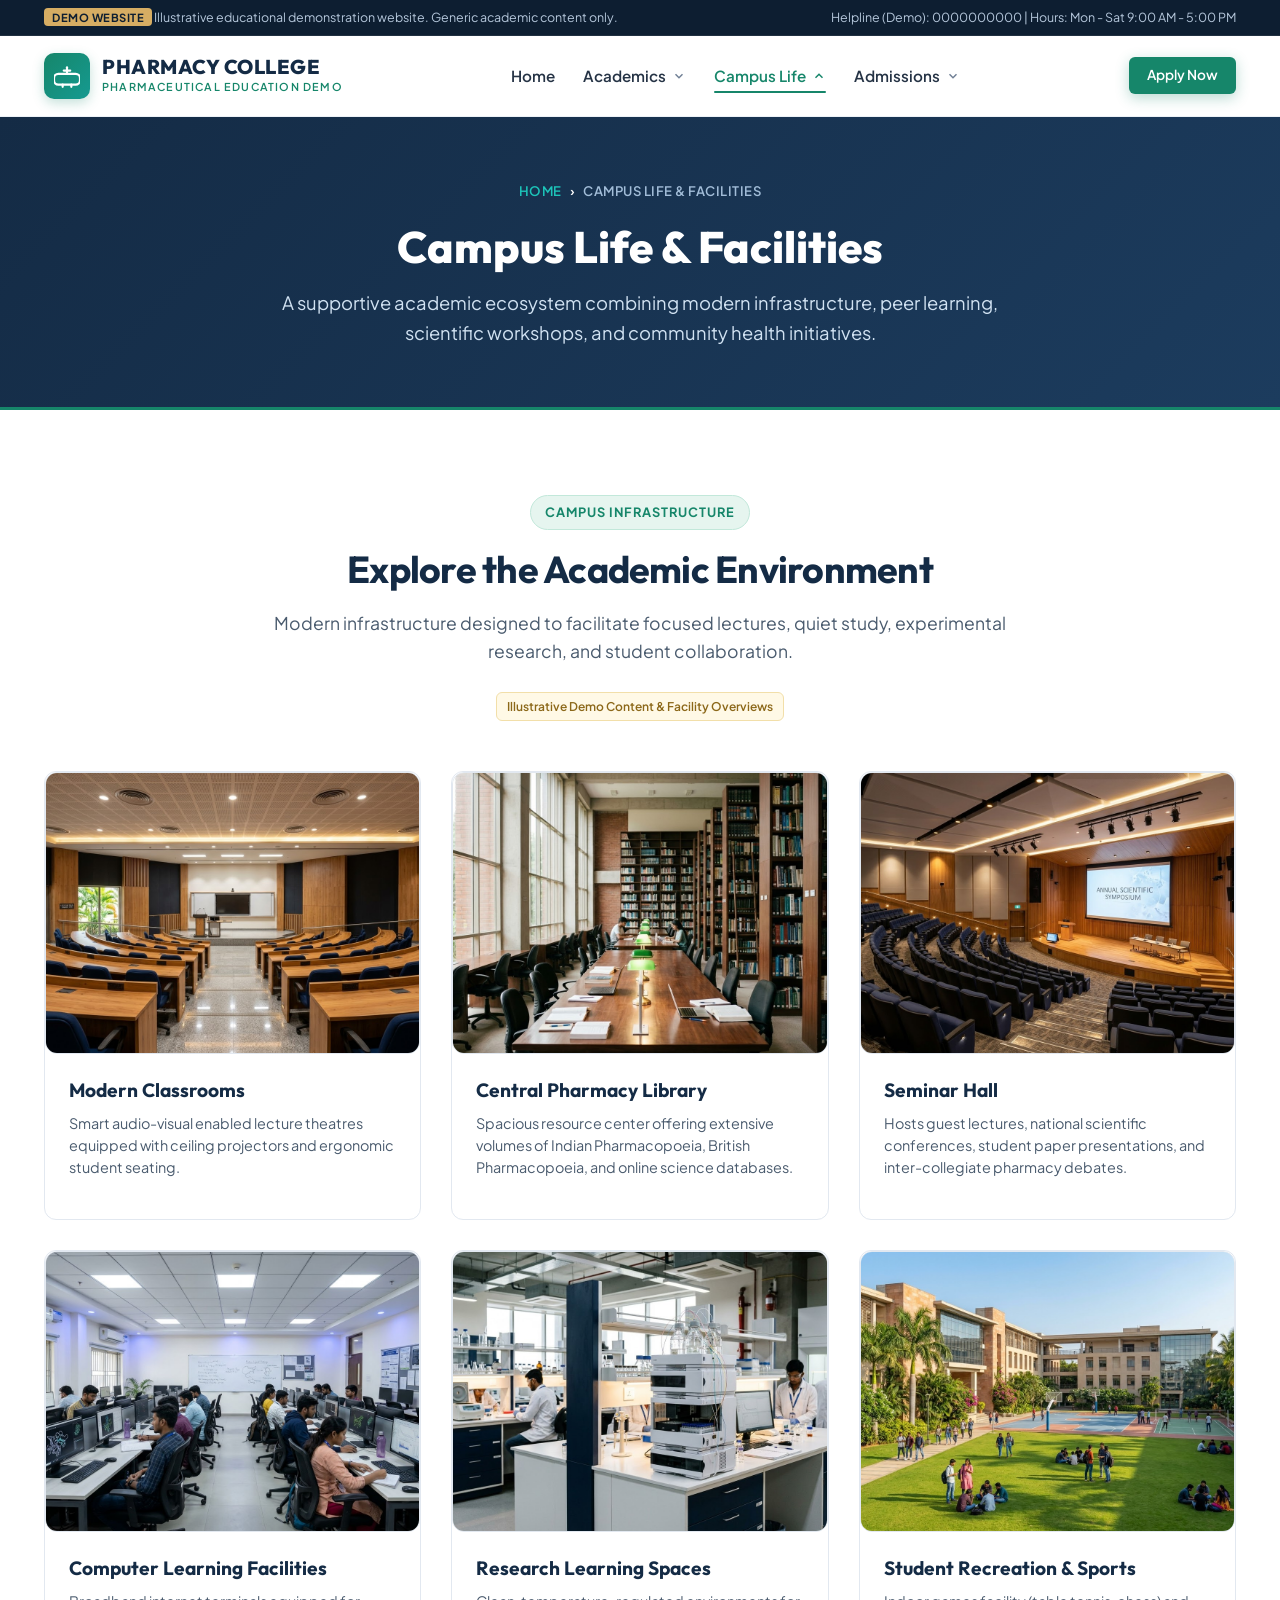
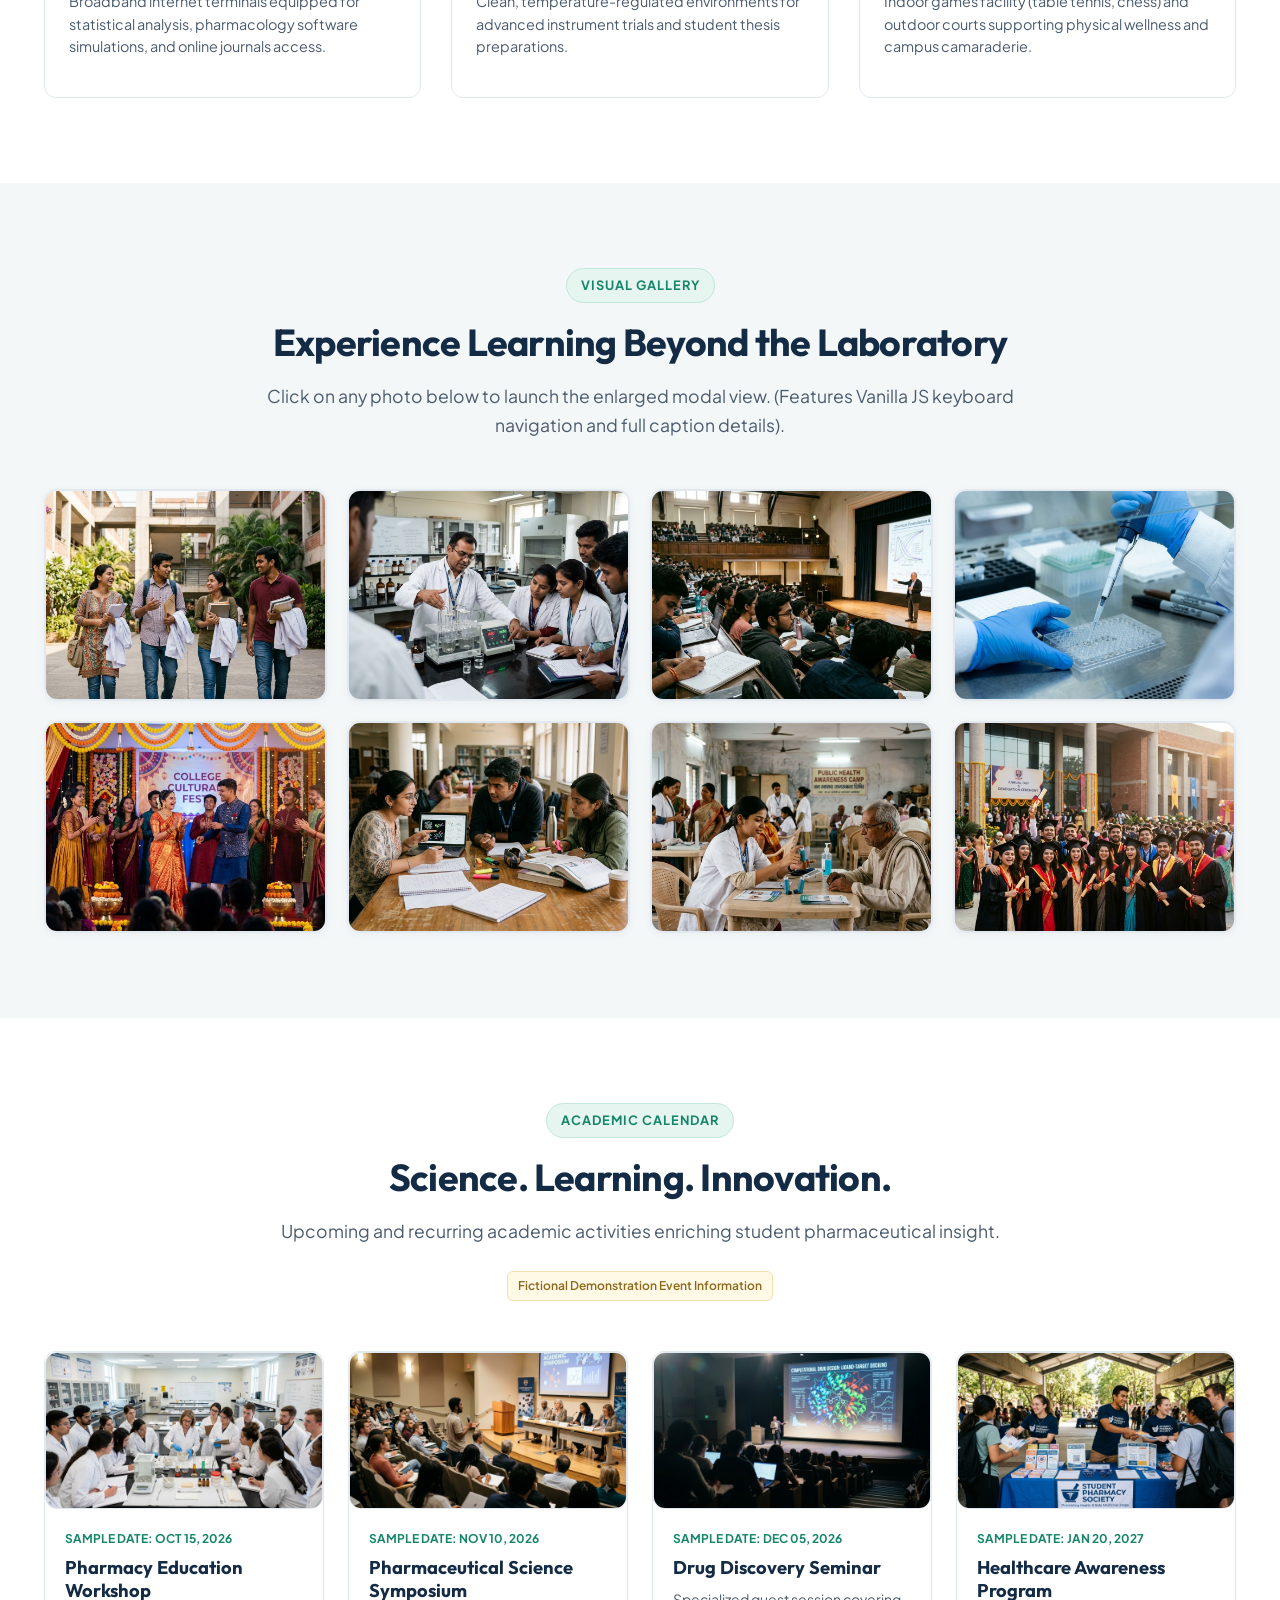
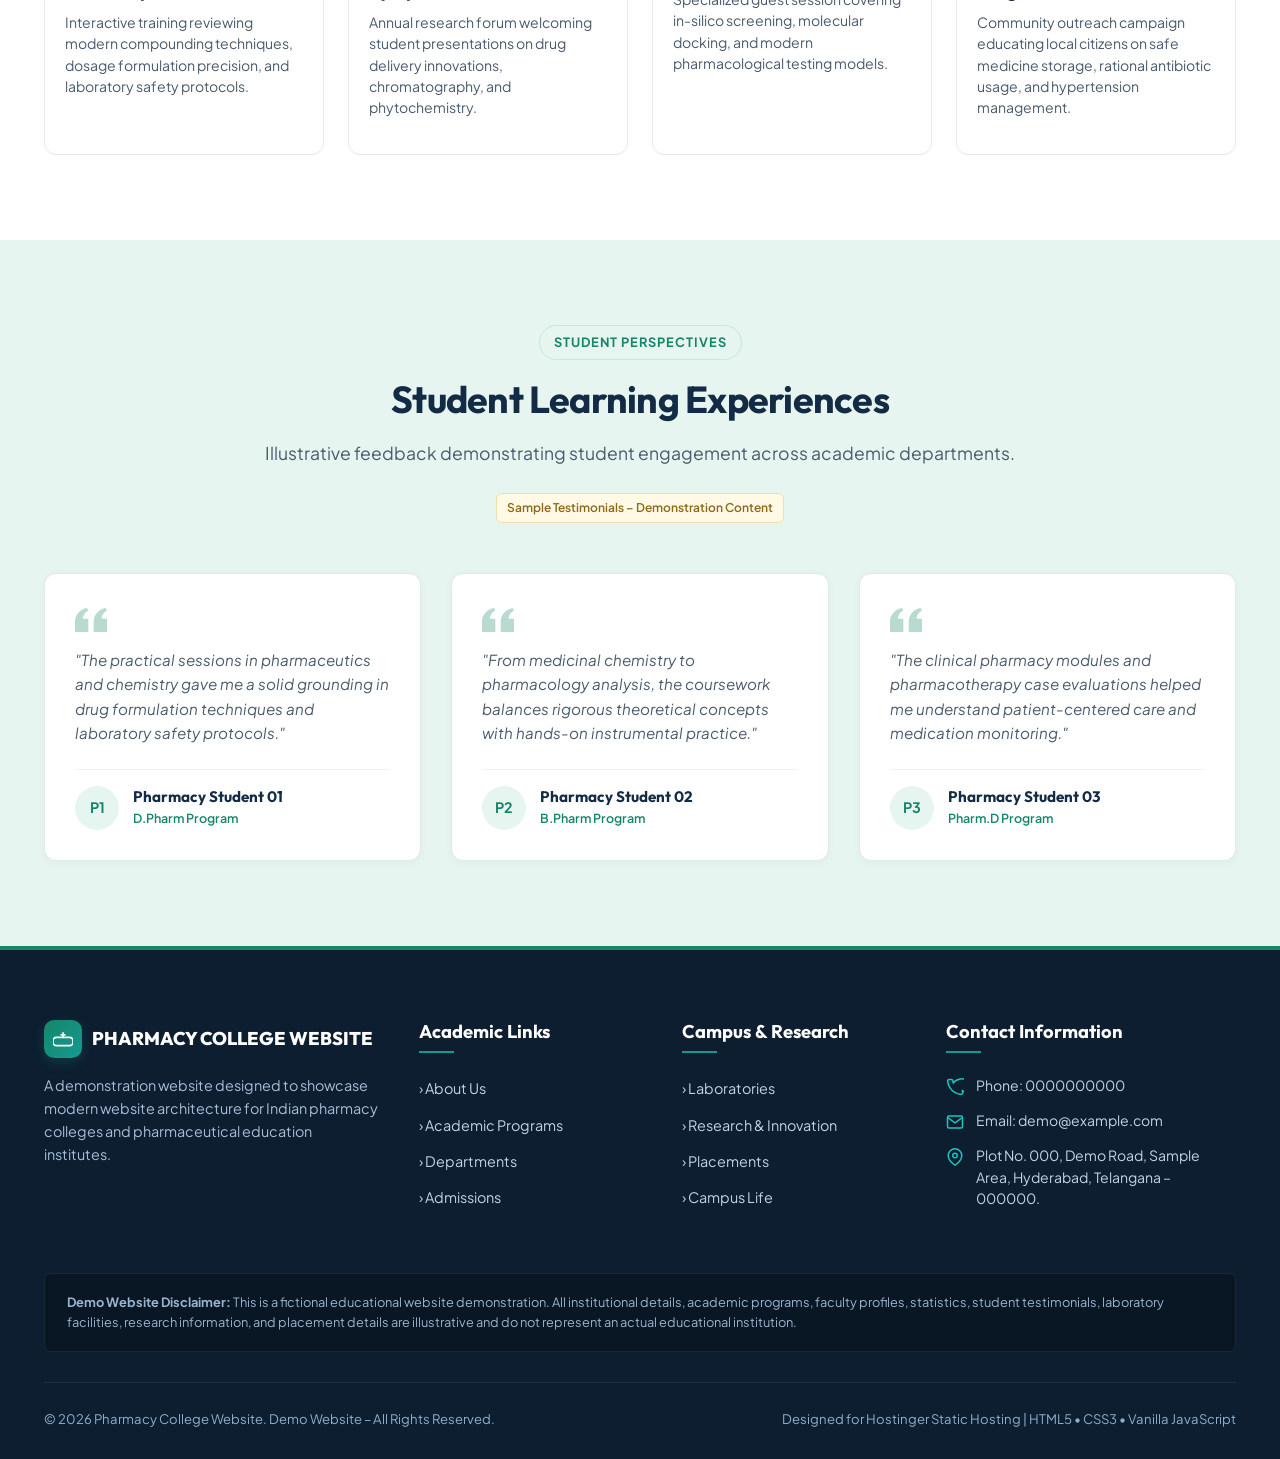
<file: campus-life.html>
<!DOCTYPE html>
<html lang="en">
<head>
  <meta charset="UTF-8">
  <meta name="viewport" content="width=device-width, initial-scale=1.0">
  <title>Campus Life &amp; Facilities | Pharmacy College Website</title>
  <meta name="description" content="Explore campus life, library and laboratory facilities, interactive student activity photo gallery, academic events, and student testimonials.">
  <meta name="robots" content="index, follow">
  <link rel="stylesheet" href="assets/css/style.css">
  <link rel="stylesheet" href="assets/css/responsive.css">
</head>
<body>

  <!-- Demo Notice Banner -->
  <div class="demo-banner-top">
    <div class="container demo-banner-inner">
      <div>
        <span class="demo-banner-badge">Demo Website</span>
        Illustrative educational demonstration website. Generic academic content only.
      </div>
      <div>Helpline (Demo): 0000000000 | Hours: Mon - Sat 9:00 AM - 5:00 PM</div>
    </div>
  </div>

  <!-- Header & Navigation -->
  <header class="site-header">
    <div class="container nav-container">
      <a href="index.html" class="brand-logo-link" aria-label="Pharmacy College Home">
        <div class="brand-icon-box">
          <svg width="26" height="26" viewBox="0 0 24 24" fill="none" stroke="currentColor" stroke-width="2" stroke-linecap="round" stroke-linejoin="round">
            <path d="M4 10h16a4 4 0 0 1 4 4v2a4 4 0 0 1-4 4H4a4 4 0 0 1-4-4v-2a4 4 0 0 1 4-4z"/>
            <path d="M12 4v6"/><path d="M9 7h6"/><path d="M8 20v2"/><path d="M16 20v2"/>
          </svg>
        </div>
        <div class="brand-text-block">
          <span class="brand-title">PHARMACY COLLEGE</span>
          <span class="brand-subtitle">Pharmaceutical Education Demo</span>
        </div>
      </a>

            <!-- Desktop & Mobile Nav Menu (Clean 4-Item Architecture with Dropdowns) -->
      <nav class="nav-menu" id="primaryNav">
        <a href="index.html" class="nav-link">Home</a>

        <!-- Academics Dropdown -->
        <div class="nav-item-dropdown">
          <button class="dropdown-toggle" aria-expanded="false" aria-haspopup="true">
            <span>Academics</span>
            <svg class="dropdown-chevron" width="14" height="14" viewBox="0 0 24 24" fill="none" stroke="currentColor" stroke-width="2.5"><polyline points="6 9 12 15 18 9"></polyline></svg>
          </button>
          <div class="dropdown-menu">
            <a href="programs.html" class="dropdown-item">
              <span class="dropdown-item-title">Academic Programs</span>
              <span class="dropdown-item-desc">D.Pharm, B.Pharm, M.Pharm, Pharm.D</span>
            </a>
            <a href="departments.html" class="dropdown-item">
              <span class="dropdown-item-title">Pharmacy Departments</span>
              <span class="dropdown-item-desc">8 Specialized Scientific Disciplines</span>
            </a>
            <a href="laboratories.html" class="dropdown-item">
              <span class="dropdown-item-title">Laboratories &amp; Facilities</span>
              <span class="dropdown-item-desc">Formulation, Analysis &amp; Research</span>
            </a>
            <a href="research.html" class="dropdown-item">
              <span class="dropdown-item-title">Research &amp; Innovation</span>
              <span class="dropdown-item-desc">Drug Discovery &amp; Scientific Inquiry</span>
            </a>
          </div>
        </div>

        <!-- Campus Life Dropdown -->
        <div class="nav-item-dropdown">
          <button class="dropdown-toggle" aria-expanded="false" aria-haspopup="true">
            <span>Campus Life</span>
            <svg class="dropdown-chevron" width="14" height="14" viewBox="0 0 24 24" fill="none" stroke="currentColor" stroke-width="2.5"><polyline points="6 9 12 15 18 9"></polyline></svg>
          </button>
          <div class="dropdown-menu">
            <a href="about.html" class="dropdown-item">
              <span class="dropdown-item-title">About Our College</span>
              <span class="dropdown-item-desc">Mission, Vision &amp; Core Values</span>
            </a>
            <a href="campus-life.html" class="dropdown-item">
              <span class="dropdown-item-title">Campus Life &amp; Facilities</span>
              <span class="dropdown-item-desc">Student Activities, Gallery &amp; Events</span>
            </a>
            <a href="placements.html" class="dropdown-item">
              <span class="dropdown-item-title">Placements &amp; Careers</span>
              <span class="dropdown-item-desc">Career Horizons &amp; Industry Sectors</span>
            </a>
          </div>
        </div>

        <!-- Admissions & Contact Dropdown -->
        <div class="nav-item-dropdown">
          <button class="dropdown-toggle" aria-expanded="false" aria-haspopup="true">
            <span>Admissions</span>
            <svg class="dropdown-chevron" width="14" height="14" viewBox="0 0 24 24" fill="none" stroke="currentColor" stroke-width="2.5"><polyline points="6 9 12 15 18 9"></polyline></svg>
          </button>
          <div class="dropdown-menu">
            <a href="admissions.html" class="dropdown-item">
              <span class="dropdown-item-title">Admissions &amp; Eligibility</span>
              <span class="dropdown-item-desc">5-Step Process &amp; Science Criteria</span>
            </a>
            <a href="contact.html" class="dropdown-item">
              <span class="dropdown-item-title">Contact Information Desk</span>
              <span class="dropdown-item-desc">Campus Address, Phone &amp; Hours</span>
            </a>
          </div>
        </div>

        <div class="mobile-only-actions">
          <a href="admissions.html#enquiry" class="btn btn-primary btn-sm">Apply Now</a>
        </div>
      </nav>

      <!-- Header Actions (Clean single CTA button) -->
      <div class="nav-actions">
        <a href="admissions.html#enquiry" class="btn btn-primary btn-sm">Apply Now</a>
      </div>

      <button class="mobile-nav-toggle" aria-label="Toggle Navigation Menu" aria-expanded="false">
        <svg width="24" height="24" viewBox="0 0 24 24" fill="none" stroke="currentColor" stroke-width="2">
          <line x1="3" y1="12" x2="21" y2="12"></line><line x1="3" y1="6" x2="21" y2="6"></line><line x1="3" y1="18" x2="21" y2="18"></line>
        </svg>
      </button>
    </div>
  </header>

  <!-- Page Header Banner -->
  <section class="page-header-banner">
    <div class="container page-header-content">
      <div class="breadcrumbs">
        <a href="index.html">Home</a> &rsaquo; <span class="current">Campus Life &amp; Facilities</span>
      </div>
      <h1 class="page-header-title">Campus Life &amp; Facilities</h1>
      <p class="page-header-lead">
        A supportive academic ecosystem combining modern infrastructure, peer learning, scientific workshops, and community health initiatives.
      </p>
    </div>
  </section>

  <!-- Section 19: Campus Facilities -->
  <section class="section">
    <div class="container">
      <div class="section-header">
        <div class="badge-tag">Campus Infrastructure</div>
        <h2 class="section-title">Explore the Academic Environment</h2>
        <p class="section-subtitle">
          Modern infrastructure designed to facilitate focused lectures, quiet study, experimental research, and student collaboration.
        </p>
        <span class="demo-disclaimer-pill">Illustrative Demo Content &amp; Facility Overviews</span>
      </div>

      <div class="labs-grid">
        <div class="lab-card fade-in-up">
          <div class="image-placeholder-container ratio-4-3" data-filename="facility-classrooms.jpeg">
            <img src="images/facility-classrooms.jpeg" alt="Smart lecture halls and tiered pharmacy classrooms" class="responsive-img" loading="lazy" onerror="this.classList.add('img-fallback-hidden');">
            <div class="placeholder-fallback">
              <div class="placeholder-badge">Facility Placeholder</div>
              <div class="placeholder-icon">
                <svg width="22" height="22" viewBox="0 0 24 24" fill="none" stroke="currentColor" stroke-width="2"><rect x="2" y="3" width="20" height="14" rx="2" ry="2"></rect></svg>
              </div>
              <div class="placeholder-title">facility-classrooms.jpeg</div>
              <div class="placeholder-specs">4:3 Landscape • 800 × 600 px</div>
            </div>
          </div>
          <div class="lab-info">
            <h3>Modern Classrooms</h3>
            <p>Smart audio-visual enabled lecture theatres equipped with ceiling projectors and ergonomic student seating.</p>
          </div>
        </div>

        <div class="lab-card fade-in-up">
          <div class="image-placeholder-container ratio-4-3" data-filename="facility-library.jpeg">
            <img src="images/facility-library.jpeg" alt="College central pharmacy library and journal stacks" class="responsive-img" loading="lazy" onerror="this.classList.add('img-fallback-hidden');">
            <div class="placeholder-fallback">
              <div class="placeholder-badge">Facility Placeholder</div>
              <div class="placeholder-icon">
                <svg width="22" height="22" viewBox="0 0 24 24" fill="none" stroke="currentColor" stroke-width="2"><path d="M4 19.5A2.5 2.5 0 0 1 6.5 17H20"></path><path d="M6.5 2H20v20H6.5A2.5 2.5 0 0 1 4 19.5v-15A2.5 2.5 0 0 1 6.5 2z"></path></svg>
              </div>
              <div class="placeholder-title">facility-library.jpeg</div>
              <div class="placeholder-specs">4:3 Landscape • 800 × 600 px</div>
            </div>
          </div>
          <div class="lab-info">
            <h3>Central Pharmacy Library</h3>
            <p>Spacious resource center offering extensive volumes of Indian Pharmacopoeia, British Pharmacopoeia, and online science databases.</p>
          </div>
        </div>

        <div class="lab-card fade-in-up">
          <div class="image-placeholder-container ratio-4-3" data-filename="facility-seminar.jpeg">
            <img src="images/facility-seminar.jpeg" alt="Air-conditioned college seminar hall and presentation auditorium" class="responsive-img" loading="lazy" onerror="this.classList.add('img-fallback-hidden');">
            <div class="placeholder-fallback">
              <div class="placeholder-badge">Facility Placeholder</div>
              <div class="placeholder-icon">
                <svg width="22" height="22" viewBox="0 0 24 24" fill="none" stroke="currentColor" stroke-width="2"><path d="M17 21v-2a4 4 0 0 0-4-4H5a4 4 0 0 0-4 4v2"></path></svg>
              </div>
              <div class="placeholder-title">facility-seminar.jpeg</div>
              <div class="placeholder-specs">4:3 Landscape • 800 × 600 px</div>
            </div>
          </div>
          <div class="lab-info">
            <h3>Seminar Hall</h3>
            <p>Hosts guest lectures, national scientific conferences, student paper presentations, and inter-collegiate pharmacy debates.</p>
          </div>
        </div>

        <div class="lab-card fade-in-up">
          <div class="image-placeholder-container ratio-4-3" data-filename="facility-computer.jpeg">
            <img src="images/facility-computer.jpeg" alt="Computer laboratory and digital learning facility" class="responsive-img" loading="lazy" onerror="this.classList.add('img-fallback-hidden');">
            <div class="placeholder-fallback">
              <div class="placeholder-badge">Facility Placeholder</div>
              <div class="placeholder-icon">
                <svg width="22" height="22" viewBox="0 0 24 24" fill="none" stroke="currentColor" stroke-width="2"><rect x="2" y="3" width="20" height="14" rx="2" ry="2"></rect></svg>
              </div>
              <div class="placeholder-title">facility-computer.jpeg</div>
              <div class="placeholder-specs">4:3 Landscape • 800 × 600 px</div>
            </div>
          </div>
          <div class="lab-info">
            <h3>Computer Learning Facilities</h3>
            <p>Broadband internet terminals equipped for statistical analysis, pharmacology software simulations, and online journals access.</p>
          </div>
        </div>

        <div class="lab-card fade-in-up">
          <div class="image-placeholder-container ratio-4-3" data-filename="lab-research.jpeg">
            <img src="images/lab-research.jpeg" alt="Dedicated research workspaces for postgraduate projects" class="responsive-img" loading="lazy" onerror="this.classList.add('img-fallback-hidden');">
            <div class="placeholder-fallback">
              <div class="placeholder-badge">Facility Placeholder</div>
              <div class="placeholder-icon">
                <svg width="22" height="22" viewBox="0 0 24 24" fill="none" stroke="currentColor" stroke-width="2"><polygon points="12 2 2 7 12 12 22 7 12 2"></polygon></svg>
              </div>
              <div class="placeholder-title">lab-research.jpeg</div>
              <div class="placeholder-specs">4:3 Landscape • 800 × 600 px</div>
            </div>
          </div>
          <div class="lab-info">
            <h3>Research Learning Spaces</h3>
            <p>Clean, temperature-regulated environments for advanced instrument trials and student thesis preparations.</p>
          </div>
        </div>

        <div class="lab-card fade-in-up">
          <div class="image-placeholder-container ratio-4-3" data-filename="facility-sports.jpeg">
            <img src="images/facility-sports.jpeg" alt="Student recreation lounge and outdoor sporting amenities" class="responsive-img" loading="lazy" onerror="this.classList.add('img-fallback-hidden');">
            <div class="placeholder-fallback">
              <div class="placeholder-badge">Facility Placeholder</div>
              <div class="placeholder-icon">
                <svg width="22" height="22" viewBox="0 0 24 24" fill="none" stroke="currentColor" stroke-width="2"><circle cx="12" cy="12" r="10"></circle></svg>
              </div>
              <div class="placeholder-title">facility-sports.jpeg</div>
              <div class="placeholder-specs">4:3 Landscape • 800 × 600 px</div>
            </div>
          </div>
          <div class="lab-info">
            <h3>Student Recreation &amp; Sports</h3>
            <p>Indoor games facility (table tennis, chess) and outdoor courts supporting physical wellness and campus camaraderie.</p>
          </div>
        </div>
      </div>
    </div>
  </section>

  <!-- Section 20: Campus Life Interactive Lightbox Gallery -->
  <section class="section section-alt" id="gallery">
    <div class="container">
      <div class="section-header">
        <div class="badge-tag">Visual Gallery</div>
        <h2 class="section-title">Experience Learning Beyond the Laboratory</h2>
        <p class="section-subtitle">
          Click on any photo below to launch the enlarged modal view. (Features Vanilla JS keyboard navigation and full caption details).
        </p>
      </div>

      <div class="gallery-grid">
        <div class="gallery-item fade-in-up">
          <div class="image-placeholder-container ratio-4-3" data-filename="gallery-activity-1.jpeg">
            <img src="images/gallery-activity-1.jpeg" alt="Pharmacy Student Activities in Academic Campus" class="responsive-img" loading="lazy" onerror="this.classList.add('img-fallback-hidden');">
            <div class="placeholder-fallback">
              <div class="placeholder-badge">Campus Visual</div>
              <div class="placeholder-title">gallery-activity-1.jpeg</div>
            </div>
          </div>
          <div class="gallery-overlay">
            <span class="gallery-tag">Student Activities</span>
            <div class="gallery-caption">Pharmacy Student Activities</div>
          </div>
        </div>

        <div class="gallery-item fade-in-up">
          <div class="image-placeholder-container ratio-4-3" data-filename="gallery-workshop-2.jpeg">
            <img src="images/gallery-workshop-2.jpeg" alt="Scientific Workshops on Pharmaceutical Sciences" class="responsive-img" loading="lazy" onerror="this.classList.add('img-fallback-hidden');">
            <div class="placeholder-fallback">
              <div class="placeholder-badge">Campus Visual</div>
              <div class="placeholder-title">gallery-workshop-2.jpeg</div>
            </div>
          </div>
          <div class="gallery-overlay">
            <span class="gallery-tag">Academic Workshops</span>
            <div class="gallery-caption">Scientific Workshops</div>
          </div>
        </div>

        <div class="gallery-item fade-in-up">
          <div class="image-placeholder-container ratio-4-3" data-filename="gallery-seminar-3.jpeg">
            <img src="images/gallery-seminar-3.jpeg" alt="Pharmaceutical Seminars and Guest Lectures" class="responsive-img" loading="lazy" onerror="this.classList.add('img-fallback-hidden');">
            <div class="placeholder-fallback">
              <div class="placeholder-badge">Campus Visual</div>
              <div class="placeholder-title">gallery-seminar-3.jpeg</div>
            </div>
          </div>
          <div class="gallery-overlay">
            <span class="gallery-tag">Symposia</span>
            <div class="gallery-caption">Pharmaceutical Seminars</div>
          </div>
        </div>

        <div class="gallery-item fade-in-up">
          <div class="image-placeholder-container ratio-4-3" data-filename="gallery-research-4.jpeg">
            <img src="images/gallery-research-4.jpeg" alt="Research Demonstrations in Pharmaceutical Labs" class="responsive-img" loading="lazy" onerror="this.classList.add('img-fallback-hidden');">
            <div class="placeholder-fallback">
              <div class="placeholder-badge">Campus Visual</div>
              <div class="placeholder-title">gallery-research-4.jpeg</div>
            </div>
          </div>
          <div class="gallery-overlay">
            <span class="gallery-tag">Innovation</span>
            <div class="gallery-caption">Research Demonstrations</div>
          </div>
        </div>

        <div class="gallery-item fade-in-up">
          <div class="image-placeholder-container ratio-4-3" data-filename="gallery-cultural-5.jpeg">
            <img src="images/gallery-cultural-5.jpeg" alt="Cultural Events and Campus Festivals" class="responsive-img" loading="lazy" onerror="this.classList.add('img-fallback-hidden');">
            <div class="placeholder-fallback">
              <div class="placeholder-badge">Campus Visual</div>
              <div class="placeholder-title">gallery-cultural-5.jpeg</div>
            </div>
          </div>
          <div class="gallery-overlay">
            <span class="gallery-tag">Campus Culture</span>
            <div class="gallery-caption">Cultural Events</div>
          </div>
        </div>

        <div class="gallery-item fade-in-up">
          <div class="image-placeholder-container ratio-4-3" data-filename="gallery-collab-6.jpeg">
            <img src="images/gallery-collab-6.jpeg" alt="Student Group Collaboration in Library" class="responsive-img" loading="lazy" onerror="this.classList.add('img-fallback-hidden');">
            <div class="placeholder-fallback">
              <div class="placeholder-badge">Campus Visual</div>
              <div class="placeholder-title">gallery-collab-6.jpeg</div>
            </div>
          </div>
          <div class="gallery-overlay">
            <span class="gallery-tag">Collaboration</span>
            <div class="gallery-caption">Student Collaboration</div>
          </div>
        </div>

        <div class="gallery-item fade-in-up">
          <div class="image-placeholder-container ratio-4-3" data-filename="gallery-health-7.jpeg">
            <img src="images/gallery-health-7.jpeg" alt="Community Healthcare Awareness Activities" class="responsive-img" loading="lazy" onerror="this.classList.add('img-fallback-hidden');">
            <div class="placeholder-fallback">
              <div class="placeholder-badge">Campus Visual</div>
              <div class="placeholder-title">gallery-health-7.jpeg</div>
            </div>
          </div>
          <div class="gallery-overlay">
            <span class="gallery-tag">Public Health</span>
            <div class="gallery-caption">Healthcare Awareness Activities</div>
          </div>
        </div>

        <div class="gallery-item fade-in-up">
          <div class="image-placeholder-container ratio-4-3" data-filename="gallery-campus-8.jpeg">
            <img src="images/gallery-campus-8.jpeg" alt="Campus Celebrations and Annual Day" class="responsive-img" loading="lazy" onerror="this.classList.add('img-fallback-hidden');">
            <div class="placeholder-fallback">
              <div class="placeholder-badge">Campus Visual</div>
              <div class="placeholder-title">gallery-campus-8.jpeg</div>
            </div>
          </div>
          <div class="gallery-overlay">
            <span class="gallery-tag">Celebrations</span>
            <div class="gallery-caption">Campus Celebrations</div>
          </div>
        </div>
      </div>
    </div>
  </section>

  <!-- Section 22: Events and Academic Activities -->
  <section class="section" id="events">
    <div class="container">
      <div class="section-header">
        <div class="badge-tag">Academic Calendar</div>
        <h2 class="section-title">Science. Learning. Innovation.</h2>
        <p class="section-subtitle">
          Upcoming and recurring academic activities enriching student pharmaceutical insight.
        </p>
        <span class="demo-disclaimer-pill">Fictional Demonstration Event Information</span>
      </div>

      <div class="events-grid">
        <div class="event-card fade-in-up">
          <div class="image-placeholder-container ratio-16-9" data-filename="event-workshop.jpeg">
            <img src="images/event-workshop.jpeg" alt="Pharmacy Education Workshop" class="responsive-img" loading="lazy" onerror="this.classList.add('img-fallback-hidden');">
            <div class="placeholder-fallback">
              <div class="placeholder-badge">Event Visual</div>
              <div class="placeholder-title">event-workshop.jpeg</div>
            </div>
          </div>
          <div class="event-body">
            <div class="event-date-badge">Sample Date: Oct 15, 2026</div>
            <h3>Pharmacy Education Workshop</h3>
            <p>Interactive training reviewing modern compounding techniques, dosage formulation precision, and laboratory safety protocols.</p>
          </div>
        </div>

        <div class="event-card fade-in-up">
          <div class="image-placeholder-container ratio-16-9" data-filename="event-symposium.jpeg">
            <img src="images/event-symposium.jpeg" alt="Pharmaceutical Science Symposium" class="responsive-img" loading="lazy" onerror="this.classList.add('img-fallback-hidden');">
            <div class="placeholder-fallback">
              <div class="placeholder-badge">Event Visual</div>
              <div class="placeholder-title">event-symposium.jpeg</div>
            </div>
          </div>
          <div class="event-body">
            <div class="event-date-badge">Sample Date: Nov 10, 2026</div>
            <h3>Pharmaceutical Science Symposium</h3>
            <p>Annual research forum welcoming student presentations on drug delivery innovations, chromatography, and phytochemistry.</p>
          </div>
        </div>

        <div class="event-card fade-in-up">
          <div class="image-placeholder-container ratio-16-9" data-filename="event-seminar.jpeg">
            <img src="images/event-seminar.jpeg" alt="Drug Discovery Seminar" class="responsive-img" loading="lazy" onerror="this.classList.add('img-fallback-hidden');">
            <div class="placeholder-fallback">
              <div class="placeholder-badge">Event Visual</div>
              <div class="placeholder-title">event-seminar.jpeg</div>
            </div>
          </div>
          <div class="event-body">
            <div class="event-date-badge">Sample Date: Dec 05, 2026</div>
            <h3>Drug Discovery Seminar</h3>
            <p>Specialized guest session covering in-silico screening, molecular docking, and modern pharmacological testing models.</p>
          </div>
        </div>

        <div class="event-card fade-in-up">
          <div class="image-placeholder-container ratio-16-9" data-filename="event-awareness.jpeg">
            <img src="images/event-awareness.jpeg" alt="Healthcare Awareness Program" class="responsive-img" loading="lazy" onerror="this.classList.add('img-fallback-hidden');">
            <div class="placeholder-fallback">
              <div class="placeholder-badge">Event Visual</div>
              <div class="placeholder-title">event-awareness.jpeg</div>
            </div>
          </div>
          <div class="event-body">
            <div class="event-date-badge">Sample Date: Jan 20, 2027</div>
            <h3>Healthcare Awareness Program</h3>
            <p>Community outreach campaign educating local citizens on safe medicine storage, rational antibiotic usage, and hypertension management.</p>
          </div>
        </div>
      </div>
    </div>
  </section>

  <!-- Section 21: Student Testimonials -->
  <section class="section section-mint">
    <div class="container">
      <div class="section-header">
        <div class="badge-tag">Student Perspectives</div>
        <h2 class="section-title">Student Learning Experiences</h2>
        <p class="section-subtitle">
          Illustrative feedback demonstrating student engagement across academic departments.
        </p>
        <span class="demo-disclaimer-pill">Sample Testimonials – Demonstration Content</span>
      </div>

      <div class="testimonials-grid">
        <div class="testimonial-card fade-in-up">
          <div class="testimonial-quote-icon">
            <svg width="32" height="32" viewBox="0 0 24 24" fill="currentColor"><path d="M14.017 21v-7.391c0-5.704 3.731-9.57 8.983-10.609l.995 2.151c-2.432.917-3.995 3.638-3.995 5.849h4v10h-9.983zm-14.017 0v-7.391c0-5.704 3.748-9.57 9-10.609l.996 2.151c-2.433.917-3.996 3.638-3.996 5.849h3.983v10h-9.983z"/></svg>
          </div>
          <p>
            "The practical sessions in pharmaceutics and chemistry gave me a solid grounding in drug formulation techniques and laboratory safety protocols."
          </p>
          <div class="testimonial-author">
            <div class="author-avatar-placeholder">P1</div>
            <div class="author-info">
              <h4>Pharmacy Student 01</h4>
              <div class="author-program">D.Pharm Program</div>
            </div>
          </div>
        </div>

        <div class="testimonial-card fade-in-up">
          <div class="testimonial-quote-icon">
            <svg width="32" height="32" viewBox="0 0 24 24" fill="currentColor"><path d="M14.017 21v-7.391c0-5.704 3.731-9.57 8.983-10.609l.995 2.151c-2.432.917-3.995 3.638-3.995 5.849h4v10h-9.983zm-14.017 0v-7.391c0-5.704 3.748-9.57 9-10.609l.996 2.151c-2.433.917-3.996 3.638-3.996 5.849h3.983v10h-9.983z"/></svg>
          </div>
          <p>
            "From medicinal chemistry to pharmacology analysis, the coursework balances rigorous theoretical concepts with hands-on instrumental practice."
          </p>
          <div class="testimonial-author">
            <div class="author-avatar-placeholder">P2</div>
            <div class="author-info">
              <h4>Pharmacy Student 02</h4>
              <div class="author-program">B.Pharm Program</div>
            </div>
          </div>
        </div>

        <div class="testimonial-card fade-in-up">
          <div class="testimonial-quote-icon">
            <svg width="32" height="32" viewBox="0 0 24 24" fill="currentColor"><path d="M14.017 21v-7.391c0-5.704 3.731-9.57 8.983-10.609l.995 2.151c-2.432.917-3.995 3.638-3.995 5.849h4v10h-9.983zm-14.017 0v-7.391c0-5.704 3.748-9.57 9-10.609l.996 2.151c-2.433.917-3.996 3.638-3.996 5.849h3.983v10h-9.983z"/></svg>
          </div>
          <p>
            "The clinical pharmacy modules and pharmacotherapy case evaluations helped me understand patient-centered care and medication monitoring."
          </p>
          <div class="testimonial-author">
            <div class="author-avatar-placeholder">P3</div>
            <div class="author-info">
              <h4>Pharmacy Student 03</h4>
              <div class="author-program">Pharm.D Program</div>
            </div>
          </div>
        </div>
      </div>
    </div>
  </section>

  <!-- Footer -->
  <footer class="site-footer">
    <div class="container">
      <div class="footer-grid">
        <div class="footer-col">
          <div style="display: flex; align-items: center; gap: 10px; margin-bottom: 14px;">
            <div class="brand-icon-box" style="width: 38px; height: 38px;">
              <svg width="20" height="20" viewBox="0 0 24 24" fill="none" stroke="currentColor" stroke-width="2"><path d="M4 10h16a4 4 0 0 1 4 4v2a4 4 0 0 1-4 4H4a4 4 0 0 1-4-4v-2a4 4 0 0 1 4-4z"/><path d="M12 4v6"/><path d="M9 7h6"/></svg>
            </div>
            <span style="font-family: var(--font-heading); font-weight: 800; font-size: 1.15rem; color: var(--white);">
              PHARMACY COLLEGE WEBSITE
            </span>
          </div>
          <p class="footer-brand-desc">
            A demonstration website designed to showcase modern website architecture for Indian pharmacy colleges and pharmaceutical education institutes.
          </p>
        </div>

        <div class="footer-col">
          <h4>Academic Links</h4>
          <ul class="footer-links-list">
            <li><a href="about.html">&rsaquo; About Us</a></li>
            <li><a href="programs.html">&rsaquo; Academic Programs</a></li>
            <li><a href="departments.html">&rsaquo; Departments</a></li>
            <li><a href="admissions.html">&rsaquo; Admissions</a></li>
          </ul>
        </div>

        <div class="footer-col">
          <h4>Campus &amp; Research</h4>
          <ul class="footer-links-list">
            <li><a href="laboratories.html">&rsaquo; Laboratories</a></li>
            <li><a href="research.html">&rsaquo; Research &amp; Innovation</a></li>
            <li><a href="placements.html">&rsaquo; Placements</a></li>
            <li><a href="campus-life.html">&rsaquo; Campus Life</a></li>
          </ul>
        </div>

        <div class="footer-col">
          <h4>Contact Information</h4>
          <div class="footer-contact-item">
            <svg width="18" height="18" viewBox="0 0 24 24" fill="none" stroke="currentColor" stroke-width="2"><path d="M22 16.92v3a2 2 0 0 1-2.18 2 19.79 19.79 0 0 1-8.63-3.07 19.5 19.5 0 0 1-6-6 19.79 19.79 0 0 1-3.07-8.67A2 2 0 0 1 4.11 2h3a2 2 0 0 1 2 1.72 12.84 12.84 0 0 0 .7 2.81 2 2 0 0 1 22 16.92z"></path></svg>
            <span>Phone: 0000000000</span>
          </div>
          <div class="footer-contact-item">
            <svg width="18" height="18" viewBox="0 0 24 24" fill="none" stroke="currentColor" stroke-width="2"><path d="M4 4h16c1.1 0 2 .9 2 2v12c0 1.1-.9 2-2 2H4c-1.1 0-2-.9-2-2V6c0-1.1.9-2 2-2z"></path><polyline points="22,6 12,13 2,6"></polyline></svg>
            <span>Email: demo@example.com</span>
          </div>
          <div class="footer-contact-item">
            <svg width="18" height="18" viewBox="0 0 24 24" fill="none" stroke="currentColor" stroke-width="2"><path d="M21 10c0 7-9 13-9 13s-9-6-9-13a9 9 0 0 1 18 0z"></path><circle cx="12" cy="10" r="3"></circle></svg>
            <span>Plot No. 000, Demo Road, Sample Area, Hyderabad, Telangana – 000000.</span>
          </div>
        </div>
      </div>

      <div class="footer-disclaimer-box">
        <strong>Demo Website Disclaimer:</strong> This is a fictional educational website demonstration. All institutional details, academic programs, faculty profiles, statistics, student testimonials, laboratory facilities, research information, and placement details are illustrative and do not represent an actual educational institution.
      </div>

      <div class="footer-bottom">
        <div>&copy; 2026 Pharmacy College Website. Demo Website – All Rights Reserved.</div>
        <div>Designed for Hostinger Static Hosting | HTML5 • CSS3 • Vanilla JavaScript</div>
      </div>
    </div>
  </footer>

  <!-- Lightbox Modal Container for Gallery Images -->
  <div id="lightboxModal" class="lightbox-modal" role="dialog" aria-modal="true" aria-label="Campus Life Image Lightbox">
    <div class="lightbox-content-box">
      <button id="lightboxClose" class="lightbox-close-btn" aria-label="Close Preview">&times;</button>
      <button id="lightboxPrev" class="lightbox-nav-btn lightbox-prev-btn" aria-label="Previous Image">&lsaquo;</button>
      <button id="lightboxNext" class="lightbox-nav-btn lightbox-next-btn" aria-label="Next Image">&rsaquo;</button>
      <div class="lightbox-img-wrap">
        <img id="lightboxImg" src="images/gallery-activity-1.jpeg" alt="Enlarged Campus Preview">
      </div>
      <div class="lightbox-caption-bar">
        <div>
          <div id="lightboxCategory" class="gallery-tag">Category</div>
          <div id="lightboxTitle" class="lightbox-title">Image Title</div>
        </div>
        <div style="font-size: 0.78rem; color: var(--muted-text);">Illustrative Demonstration Image</div>
      </div>
    </div>
  </div>

  <button id="backToTopBtn" class="back-to-top" aria-label="Back to Top">
    <svg width="20" height="20" viewBox="0 0 24 24" fill="none" stroke="currentColor" stroke-width="2.5"><polyline points="18 15 12 9 6 15"></polyline></svg>
  </button>
  <script src="assets/js/script.js"></script>
</body>
</html>
</file>
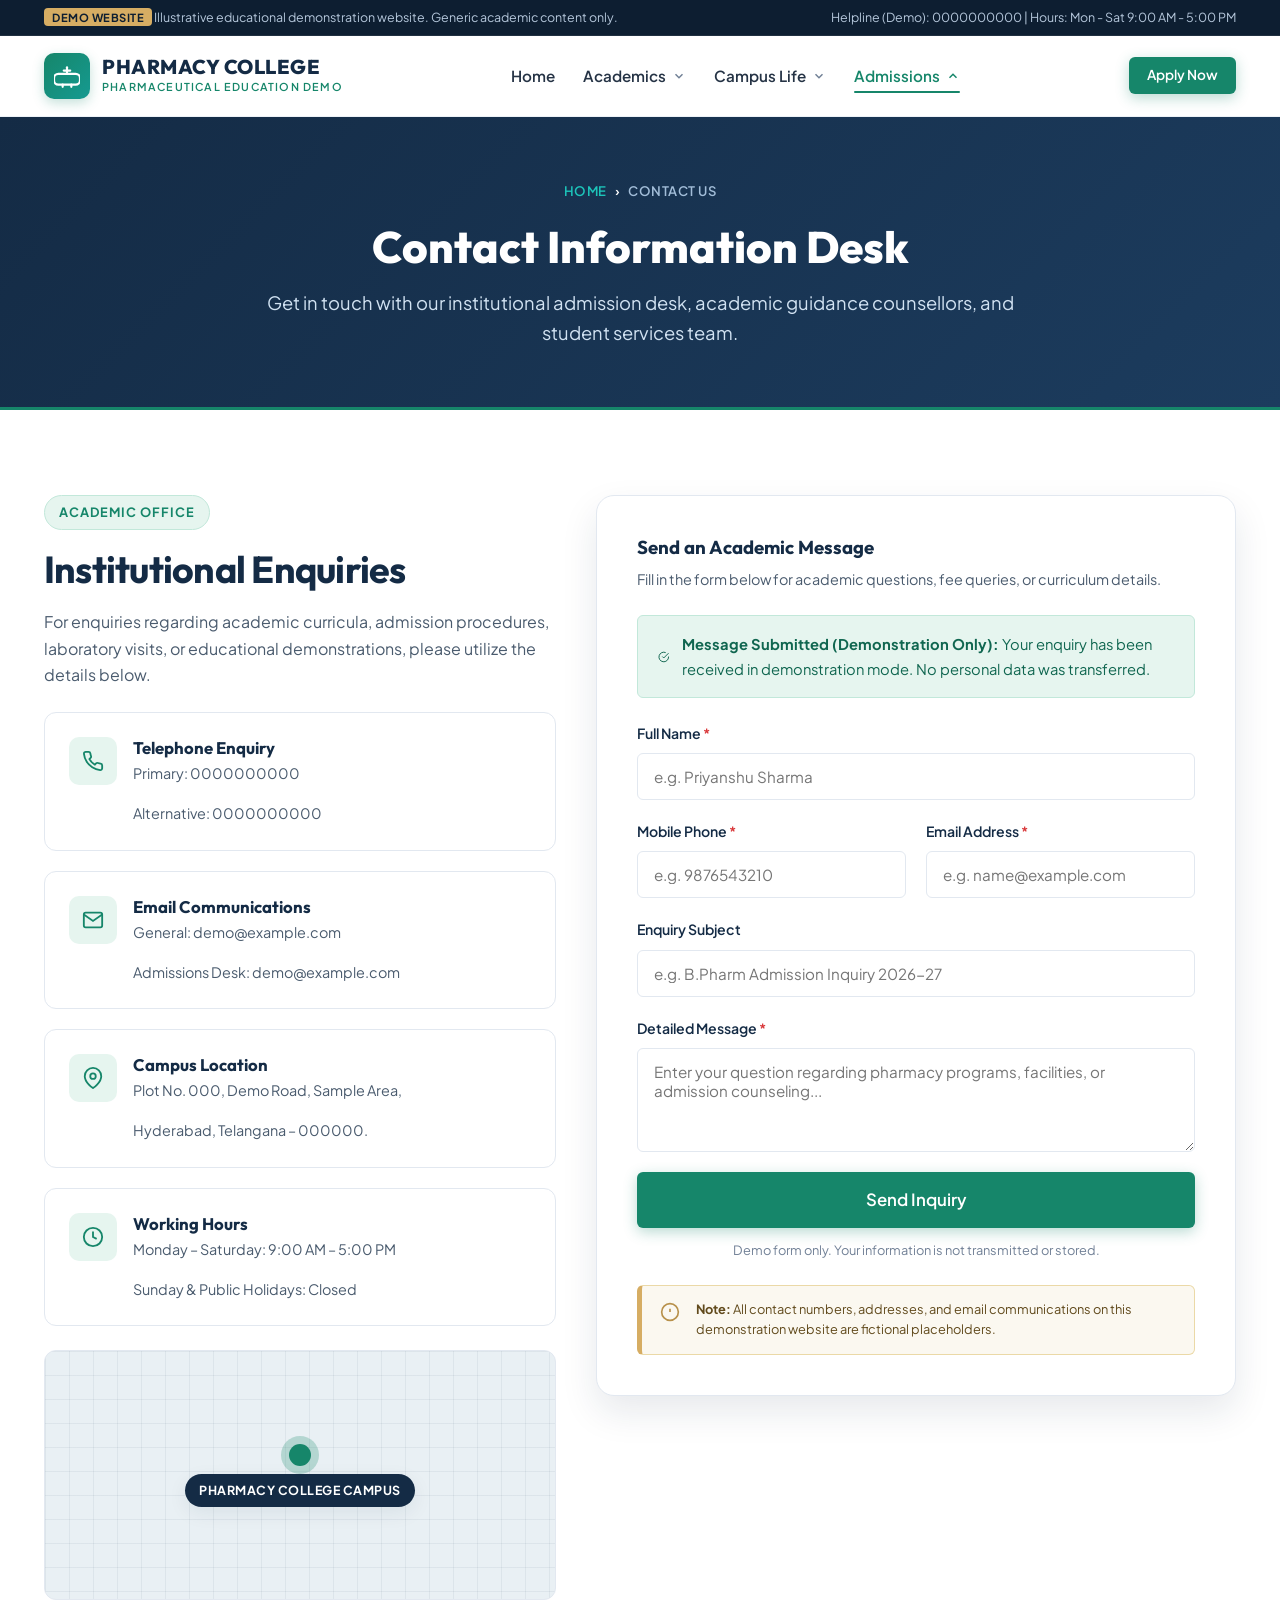
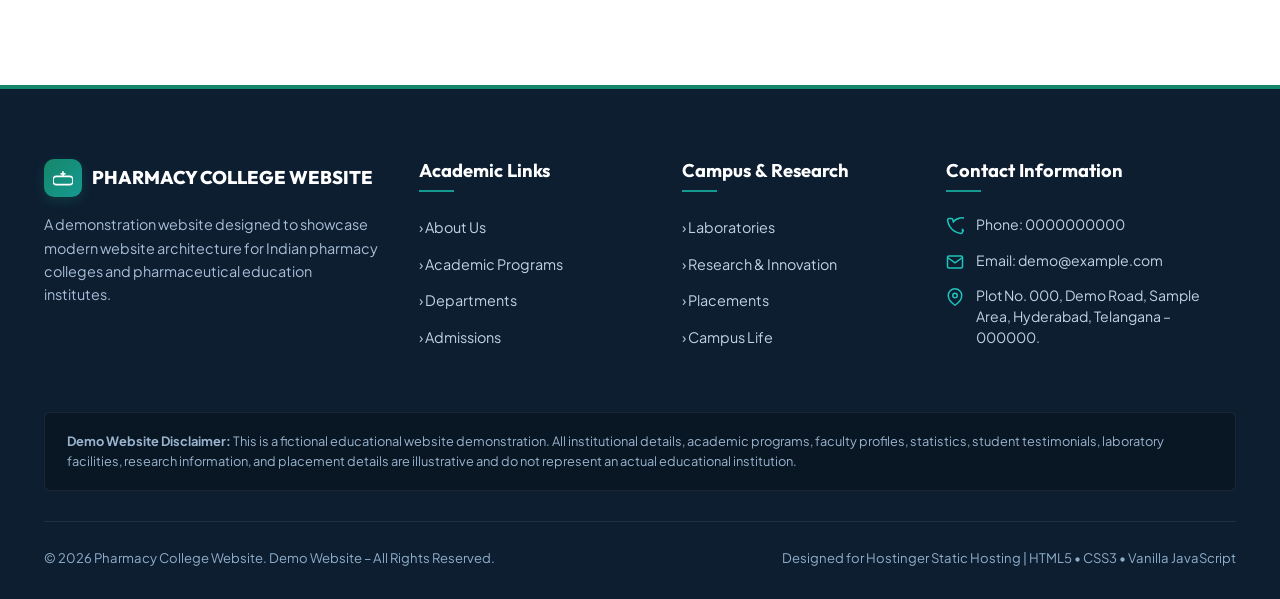
<file: contact.html>
<!DOCTYPE html>
<html lang="en">
<head>
  <meta charset="UTF-8">
  <meta name="viewport" content="width=device-width, initial-scale=1.0">
  <title>Contact Us | Pharmacy College Website</title>
  <meta name="description" content="Contact the administrative and academic information desk for pharmacy college admissions, program inquiries, and campus visit coordination.">
  <meta name="robots" content="index, follow">
  <link rel="stylesheet" href="assets/css/style.css">
  <link rel="stylesheet" href="assets/css/responsive.css">
</head>
<body>

  <!-- Demo Notice Banner -->
  <div class="demo-banner-top">
    <div class="container demo-banner-inner">
      <div>
        <span class="demo-banner-badge">Demo Website</span>
        Illustrative educational demonstration website. Generic academic content only.
      </div>
      <div>Helpline (Demo): 0000000000 | Hours: Mon - Sat 9:00 AM - 5:00 PM</div>
    </div>
  </div>

  <!-- Header & Navigation -->
  <header class="site-header">
    <div class="container nav-container">
      <a href="index.html" class="brand-logo-link" aria-label="Pharmacy College Home">
        <div class="brand-icon-box">
          <svg width="26" height="26" viewBox="0 0 24 24" fill="none" stroke="currentColor" stroke-width="2" stroke-linecap="round" stroke-linejoin="round">
            <path d="M4 10h16a4 4 0 0 1 4 4v2a4 4 0 0 1-4 4H4a4 4 0 0 1-4-4v-2a4 4 0 0 1 4-4z"/>
            <path d="M12 4v6"/><path d="M9 7h6"/><path d="M8 20v2"/><path d="M16 20v2"/>
          </svg>
        </div>
        <div class="brand-text-block">
          <span class="brand-title">PHARMACY COLLEGE</span>
          <span class="brand-subtitle">Pharmaceutical Education Demo</span>
        </div>
      </a>

            <!-- Desktop & Mobile Nav Menu (Clean 4-Item Architecture with Dropdowns) -->
      <nav class="nav-menu" id="primaryNav">
        <a href="index.html" class="nav-link">Home</a>

        <!-- Academics Dropdown -->
        <div class="nav-item-dropdown">
          <button class="dropdown-toggle" aria-expanded="false" aria-haspopup="true">
            <span>Academics</span>
            <svg class="dropdown-chevron" width="14" height="14" viewBox="0 0 24 24" fill="none" stroke="currentColor" stroke-width="2.5"><polyline points="6 9 12 15 18 9"></polyline></svg>
          </button>
          <div class="dropdown-menu">
            <a href="programs.html" class="dropdown-item">
              <span class="dropdown-item-title">Academic Programs</span>
              <span class="dropdown-item-desc">D.Pharm, B.Pharm, M.Pharm, Pharm.D</span>
            </a>
            <a href="departments.html" class="dropdown-item">
              <span class="dropdown-item-title">Pharmacy Departments</span>
              <span class="dropdown-item-desc">8 Specialized Scientific Disciplines</span>
            </a>
            <a href="laboratories.html" class="dropdown-item">
              <span class="dropdown-item-title">Laboratories &amp; Facilities</span>
              <span class="dropdown-item-desc">Formulation, Analysis &amp; Research</span>
            </a>
            <a href="research.html" class="dropdown-item">
              <span class="dropdown-item-title">Research &amp; Innovation</span>
              <span class="dropdown-item-desc">Drug Discovery &amp; Scientific Inquiry</span>
            </a>
          </div>
        </div>

        <!-- Campus Life Dropdown -->
        <div class="nav-item-dropdown">
          <button class="dropdown-toggle" aria-expanded="false" aria-haspopup="true">
            <span>Campus Life</span>
            <svg class="dropdown-chevron" width="14" height="14" viewBox="0 0 24 24" fill="none" stroke="currentColor" stroke-width="2.5"><polyline points="6 9 12 15 18 9"></polyline></svg>
          </button>
          <div class="dropdown-menu">
            <a href="about.html" class="dropdown-item">
              <span class="dropdown-item-title">About Our College</span>
              <span class="dropdown-item-desc">Mission, Vision &amp; Core Values</span>
            </a>
            <a href="campus-life.html" class="dropdown-item">
              <span class="dropdown-item-title">Campus Life &amp; Facilities</span>
              <span class="dropdown-item-desc">Student Activities, Gallery &amp; Events</span>
            </a>
            <a href="placements.html" class="dropdown-item">
              <span class="dropdown-item-title">Placements &amp; Careers</span>
              <span class="dropdown-item-desc">Career Horizons &amp; Industry Sectors</span>
            </a>
          </div>
        </div>

        <!-- Admissions & Contact Dropdown -->
        <div class="nav-item-dropdown">
          <button class="dropdown-toggle" aria-expanded="false" aria-haspopup="true">
            <span>Admissions</span>
            <svg class="dropdown-chevron" width="14" height="14" viewBox="0 0 24 24" fill="none" stroke="currentColor" stroke-width="2.5"><polyline points="6 9 12 15 18 9"></polyline></svg>
          </button>
          <div class="dropdown-menu">
            <a href="admissions.html" class="dropdown-item">
              <span class="dropdown-item-title">Admissions &amp; Eligibility</span>
              <span class="dropdown-item-desc">5-Step Process &amp; Science Criteria</span>
            </a>
            <a href="contact.html" class="dropdown-item">
              <span class="dropdown-item-title">Contact Information Desk</span>
              <span class="dropdown-item-desc">Campus Address, Phone &amp; Hours</span>
            </a>
          </div>
        </div>

        <div class="mobile-only-actions">
          <a href="admissions.html#enquiry" class="btn btn-primary btn-sm">Apply Now</a>
        </div>
      </nav>

      <!-- Header Actions (Clean single CTA button) -->
      <div class="nav-actions">
        <a href="admissions.html#enquiry" class="btn btn-primary btn-sm">Apply Now</a>
      </div>

      <button class="mobile-nav-toggle" aria-label="Toggle Navigation Menu" aria-expanded="false">
        <svg width="24" height="24" viewBox="0 0 24 24" fill="none" stroke="currentColor" stroke-width="2">
          <line x1="3" y1="12" x2="21" y2="12"></line><line x1="3" y1="6" x2="21" y2="6"></line><line x1="3" y1="18" x2="21" y2="18"></line>
        </svg>
      </button>
    </div>
  </header>

  <!-- Page Header Banner -->
  <section class="page-header-banner">
    <div class="container page-header-content">
      <div class="breadcrumbs">
        <a href="index.html">Home</a> &rsaquo; <span class="current">Contact Us</span>
      </div>
      <h1 class="page-header-title">Contact Information Desk</h1>
      <p class="page-header-lead">
        Get in touch with our institutional admission desk, academic guidance counsellors, and student services team.
      </p>
    </div>
  </section>

  <!-- Section 25: Contact Layout Grid -->
  <section class="section">
    <div class="container contact-layout-grid">
      <!-- Left Column: Information Cards & CSS Map -->
      <div class="fade-in-up">
        <div class="badge-tag">Academic Office</div>
        <h2 class="section-title">Institutional Enquiries</h2>
        <p style="margin-bottom: 24px;">
          For enquiries regarding academic curricula, admission procedures, laboratory visits, or educational demonstrations, please utilize the details below.
        </p>

        <div class="contact-info-cards">
          <div class="contact-card-item">
            <div class="contact-card-icon">
              <svg width="22" height="22" viewBox="0 0 24 24" fill="none" stroke="currentColor" stroke-width="2"><path d="M22 16.92v3a2 2 0 0 1-2.18 2 19.79 19.79 0 0 1-8.63-3.07 19.5 19.5 0 0 1-6-6 19.79 19.79 0 0 1-3.07-8.67A2 2 0 0 1 4.11 2h3a2 2 0 0 1 2 1.72 12.84 12.84 0 0 0 .7 2.81 2 2 0 0 1-.45 2.11L8.09 9.91a16 16 0 0 0 6 6l1.27-1.27a2 2 0 0 1 2.11-.45 12.84 12.84 0 0 0 2.81.7A2 2 0 0 1 22 16.92z"></path></svg>
            </div>
            <div class="contact-card-text">
              <h4>Telephone Enquiry</h4>
              <p>Primary: 0000000000</p>
              <p>Alternative: 0000000000</p>
            </div>
          </div>

          <div class="contact-card-item">
            <div class="contact-card-icon">
              <svg width="22" height="22" viewBox="0 0 24 24" fill="none" stroke="currentColor" stroke-width="2"><path d="M4 4h16c1.1 0 2 .9 2 2v12c0 1.1-.9 2-2 2H4c-1.1 0-2-.9-2-2V6c0-1.1.9-2 2-2z"></path><polyline points="22,6 12,13 2,6"></polyline></svg>
            </div>
            <div class="contact-card-text">
              <h4>Email Communications</h4>
              <p>General: demo@example.com</p>
              <p>Admissions Desk: demo@example.com</p>
            </div>
          </div>

          <div class="contact-card-item">
            <div class="contact-card-icon">
              <svg width="22" height="22" viewBox="0 0 24 24" fill="none" stroke="currentColor" stroke-width="2"><path d="M21 10c0 7-9 13-9 13s-9-6-9-13a9 9 0 0 1 18 0z"></path><circle cx="12" cy="10" r="3"></circle></svg>
            </div>
            <div class="contact-card-text">
              <h4>Campus Location</h4>
              <p>Plot No. 000, Demo Road, Sample Area,</p>
              <p>Hyderabad, Telangana – 000000.</p>
            </div>
          </div>

          <div class="contact-card-item">
            <div class="contact-card-icon">
              <svg width="22" height="22" viewBox="0 0 24 24" fill="none" stroke="currentColor" stroke-width="2"><circle cx="12" cy="12" r="10"></circle><polyline points="12 6 12 12 16 14"></polyline></svg>
            </div>
            <div class="contact-card-text">
              <h4>Working Hours</h4>
              <p>Monday – Saturday: 9:00 AM – 5:00 PM</p>
              <p>Sunday &amp; Public Holidays: Closed</p>
            </div>
          </div>
        </div>

        <!-- CSS Map Illustration -->
        <div class="css-map-container">
          <div class="map-grid-bg"></div>
          <div class="map-marker-pin">
            <div class="map-pin-pulse"></div>
            <div class="map-pin-label">PHARMACY COLLEGE CAMPUS</div>
          </div>
        </div>
      </div>

      <!-- Right Column: Interactive General Contact Form -->
      <div class="fade-in-up">
        <div class="form-wrapper-box">
          <h3 style="margin-bottom: 8px;">Send an Academic Message</h3>
          <p style="font-size: 0.9rem; color: var(--body-text); margin-bottom: 24px;">
            Fill in the form below for academic questions, fee queries, or curriculum details.
          </p>

          <div id="contactSuccessBanner" class="form-alert-banner success">
            <svg width="22" height="22" viewBox="0 0 24 24" fill="none" stroke="currentColor" stroke-width="2"><path d="M22 11.08V12a10 10 0 1 1-5.93-9.14"></path><polyline points="22 4 12 14.01 9 11.01"></polyline></svg>
            <div>
              <strong>Message Submitted (Demonstration Only):</strong> Your enquiry has been received in demonstration mode. No personal data was transferred.
            </div>
          </div>

          <form id="contactEnquiryForm" novalidate>
            <div class="form-group">
              <label class="form-label" for="full_name">Full Name <span class="req">*</span></label>
              <input type="text" id="full_name" name="full_name" class="form-input" placeholder="e.g. Priyanshu Sharma" required>
              <span class="error-msg"></span>
            </div>

            <div class="form-grid-2">
              <div class="form-group">
                <label class="form-label" for="mobile_number">Mobile Phone <span class="req">*</span></label>
                <input type="tel" id="mobile_number" name="mobile_number" class="form-input" placeholder="e.g. 9876543210" maxlength="10" required>
                <span class="error-msg"></span>
              </div>

              <div class="form-group">
                <label class="form-label" for="email_address">Email Address <span class="req">*</span></label>
                <input type="email" id="email_address" name="email_address" class="form-input" placeholder="e.g. name@example.com" required>
                <span class="error-msg"></span>
              </div>
            </div>

            <div class="form-group">
              <label class="form-label" for="subject">Enquiry Subject</label>
              <input type="text" id="subject" name="subject" class="form-input" placeholder="e.g. B.Pharm Admission Inquiry 2026-27">
            </div>

            <div class="form-group">
              <label class="form-label" for="message">Detailed Message <span class="req">*</span></label>
              <textarea id="message" name="message" class="form-textarea" rows="4" placeholder="Enter your question regarding pharmacy programs, facilities, or admission counseling..." required></textarea>
              <span class="error-msg"></span>
            </div>

            <button type="submit" class="btn btn-primary btn-lg" style="width: 100%;">Send Inquiry</button>
            <p class="form-security-note">Demo form only. Your information is not transmitted or stored.</p>
          </form>

          <div class="regulatory-disclaimer-box" style="margin-top: 24px; padding: 14px 18px;">
            <svg width="20" height="20" viewBox="0 0 24 24" fill="none" stroke="currentColor" stroke-width="2"><circle cx="12" cy="12" r="10"></circle><line x1="12" y1="8" x2="12" y2="12"></line><line x1="12" y1="16" x2="12.01" y2="16"></line></svg>
            <p style="font-size: 0.8rem;">
              <strong>Note:</strong> All contact numbers, addresses, and email communications on this demonstration website are fictional placeholders.
            </p>
          </div>
        </div>
      </div>
    </div>
  </section>

  <!-- Footer -->
  <footer class="site-footer">
    <div class="container">
      <div class="footer-grid">
        <div class="footer-col">
          <div style="display: flex; align-items: center; gap: 10px; margin-bottom: 14px;">
            <div class="brand-icon-box" style="width: 38px; height: 38px;">
              <svg width="20" height="20" viewBox="0 0 24 24" fill="none" stroke="currentColor" stroke-width="2"><path d="M4 10h16a4 4 0 0 1 4 4v2a4 4 0 0 1-4 4H4a4 4 0 0 1-4-4v-2a4 4 0 0 1 4-4z"/><path d="M12 4v6"/><path d="M9 7h6"/></svg>
            </div>
            <span style="font-family: var(--font-heading); font-weight: 800; font-size: 1.15rem; color: var(--white);">
              PHARMACY COLLEGE WEBSITE
            </span>
          </div>
          <p class="footer-brand-desc">
            A demonstration website designed to showcase modern website architecture for Indian pharmacy colleges and pharmaceutical education institutes.
          </p>
        </div>

        <div class="footer-col">
          <h4>Academic Links</h4>
          <ul class="footer-links-list">
            <li><a href="about.html">&rsaquo; About Us</a></li>
            <li><a href="programs.html">&rsaquo; Academic Programs</a></li>
            <li><a href="departments.html">&rsaquo; Departments</a></li>
            <li><a href="admissions.html">&rsaquo; Admissions</a></li>
          </ul>
        </div>

        <div class="footer-col">
          <h4>Campus &amp; Research</h4>
          <ul class="footer-links-list">
            <li><a href="laboratories.html">&rsaquo; Laboratories</a></li>
            <li><a href="research.html">&rsaquo; Research &amp; Innovation</a></li>
            <li><a href="placements.html">&rsaquo; Placements</a></li>
            <li><a href="campus-life.html">&rsaquo; Campus Life</a></li>
          </ul>
        </div>

        <div class="footer-col">
          <h4>Contact Information</h4>
          <div class="footer-contact-item">
            <svg width="18" height="18" viewBox="0 0 24 24" fill="none" stroke="currentColor" stroke-width="2"><path d="M22 16.92v3a2 2 0 0 1-2.18 2 19.79 19.79 0 0 1-8.63-3.07 19.5 19.5 0 0 1-6-6 19.79 19.79 0 0 1-3.07-8.67A2 2 0 0 1 4.11 2h3a2 2 0 0 1 2 1.72 12.84 12.84 0 0 0 .7 2.81 2 2 0 0 1 22 16.92z"></path></svg>
            <span>Phone: 0000000000</span>
          </div>
          <div class="footer-contact-item">
            <svg width="18" height="18" viewBox="0 0 24 24" fill="none" stroke="currentColor" stroke-width="2"><path d="M4 4h16c1.1 0 2 .9 2 2v12c0 1.1-.9 2-2 2H4c-1.1 0-2-.9-2-2V6c0-1.1.9-2 2-2z"></path><polyline points="22,6 12,13 2,6"></polyline></svg>
            <span>Email: demo@example.com</span>
          </div>
          <div class="footer-contact-item">
            <svg width="18" height="18" viewBox="0 0 24 24" fill="none" stroke="currentColor" stroke-width="2"><path d="M21 10c0 7-9 13-9 13s-9-6-9-13a9 9 0 0 1 18 0z"></path><circle cx="12" cy="10" r="3"></circle></svg>
            <span>Plot No. 000, Demo Road, Sample Area, Hyderabad, Telangana – 000000.</span>
          </div>
        </div>
      </div>

      <div class="footer-disclaimer-box">
        <strong>Demo Website Disclaimer:</strong> This is a fictional educational website demonstration. All institutional details, academic programs, faculty profiles, statistics, student testimonials, laboratory facilities, research information, and placement details are illustrative and do not represent an actual educational institution.
      </div>

      <div class="footer-bottom">
        <div>&copy; 2026 Pharmacy College Website. Demo Website – All Rights Reserved.</div>
        <div>Designed for Hostinger Static Hosting | HTML5 • CSS3 • Vanilla JavaScript</div>
      </div>
    </div>
  </footer>

  <button id="backToTopBtn" class="back-to-top" aria-label="Back to Top">
    <svg width="20" height="20" viewBox="0 0 24 24" fill="none" stroke="currentColor" stroke-width="2.5"><polyline points="18 15 12 9 6 15"></polyline></svg>
  </button>
  <script src="assets/js/script.js"></script>
</body>
</html>
</file>
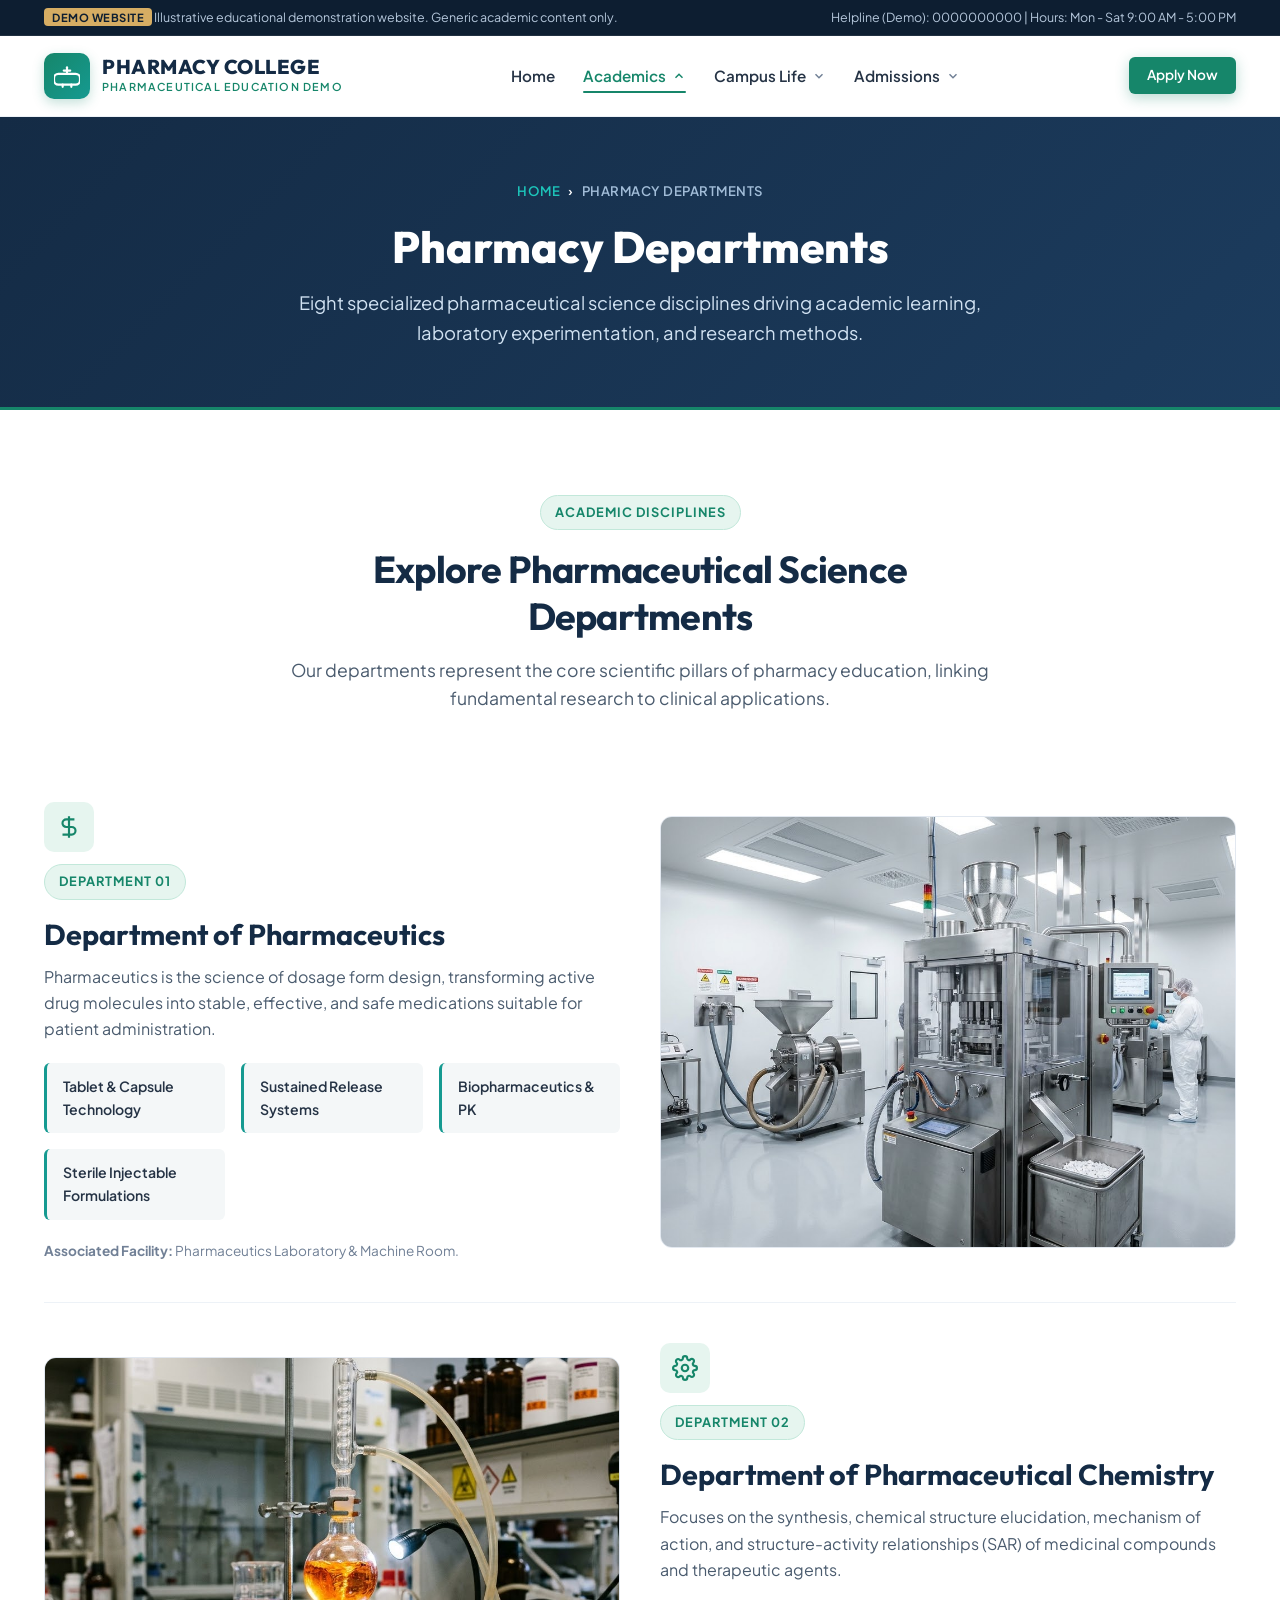
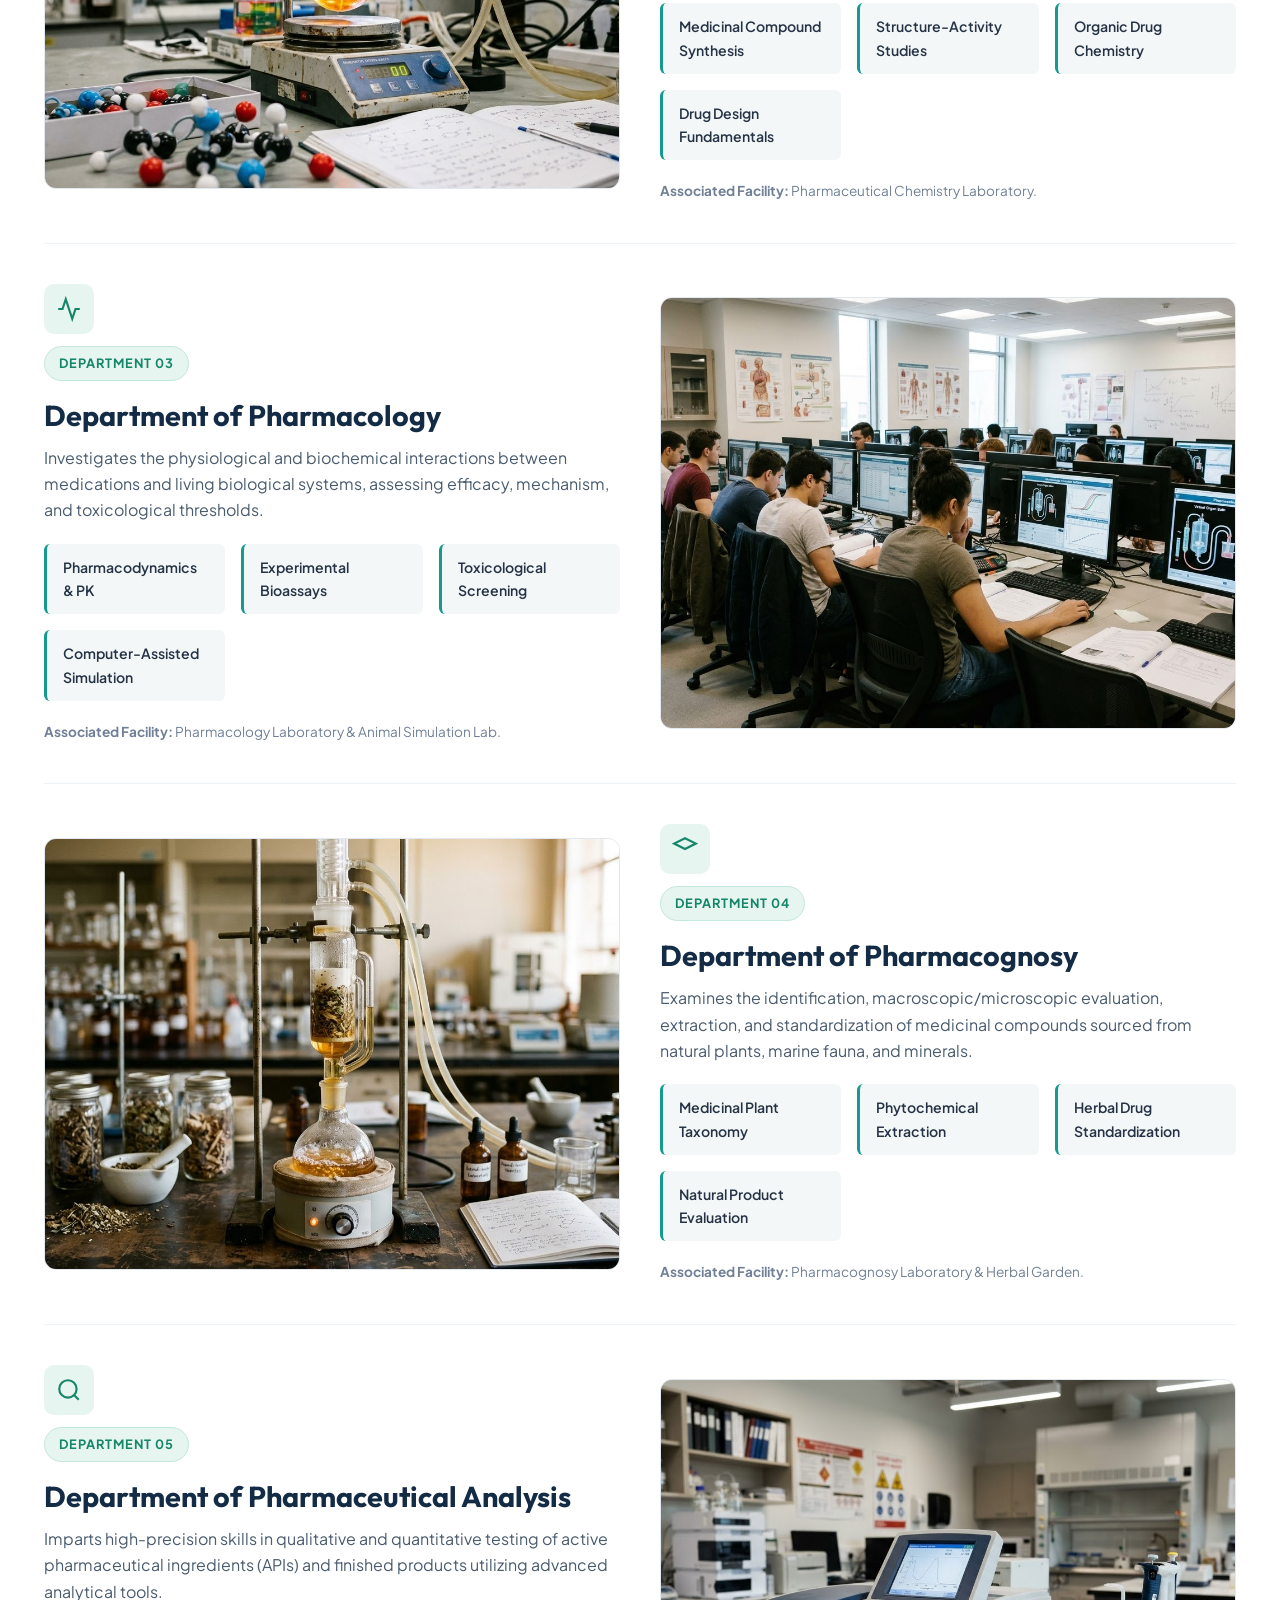
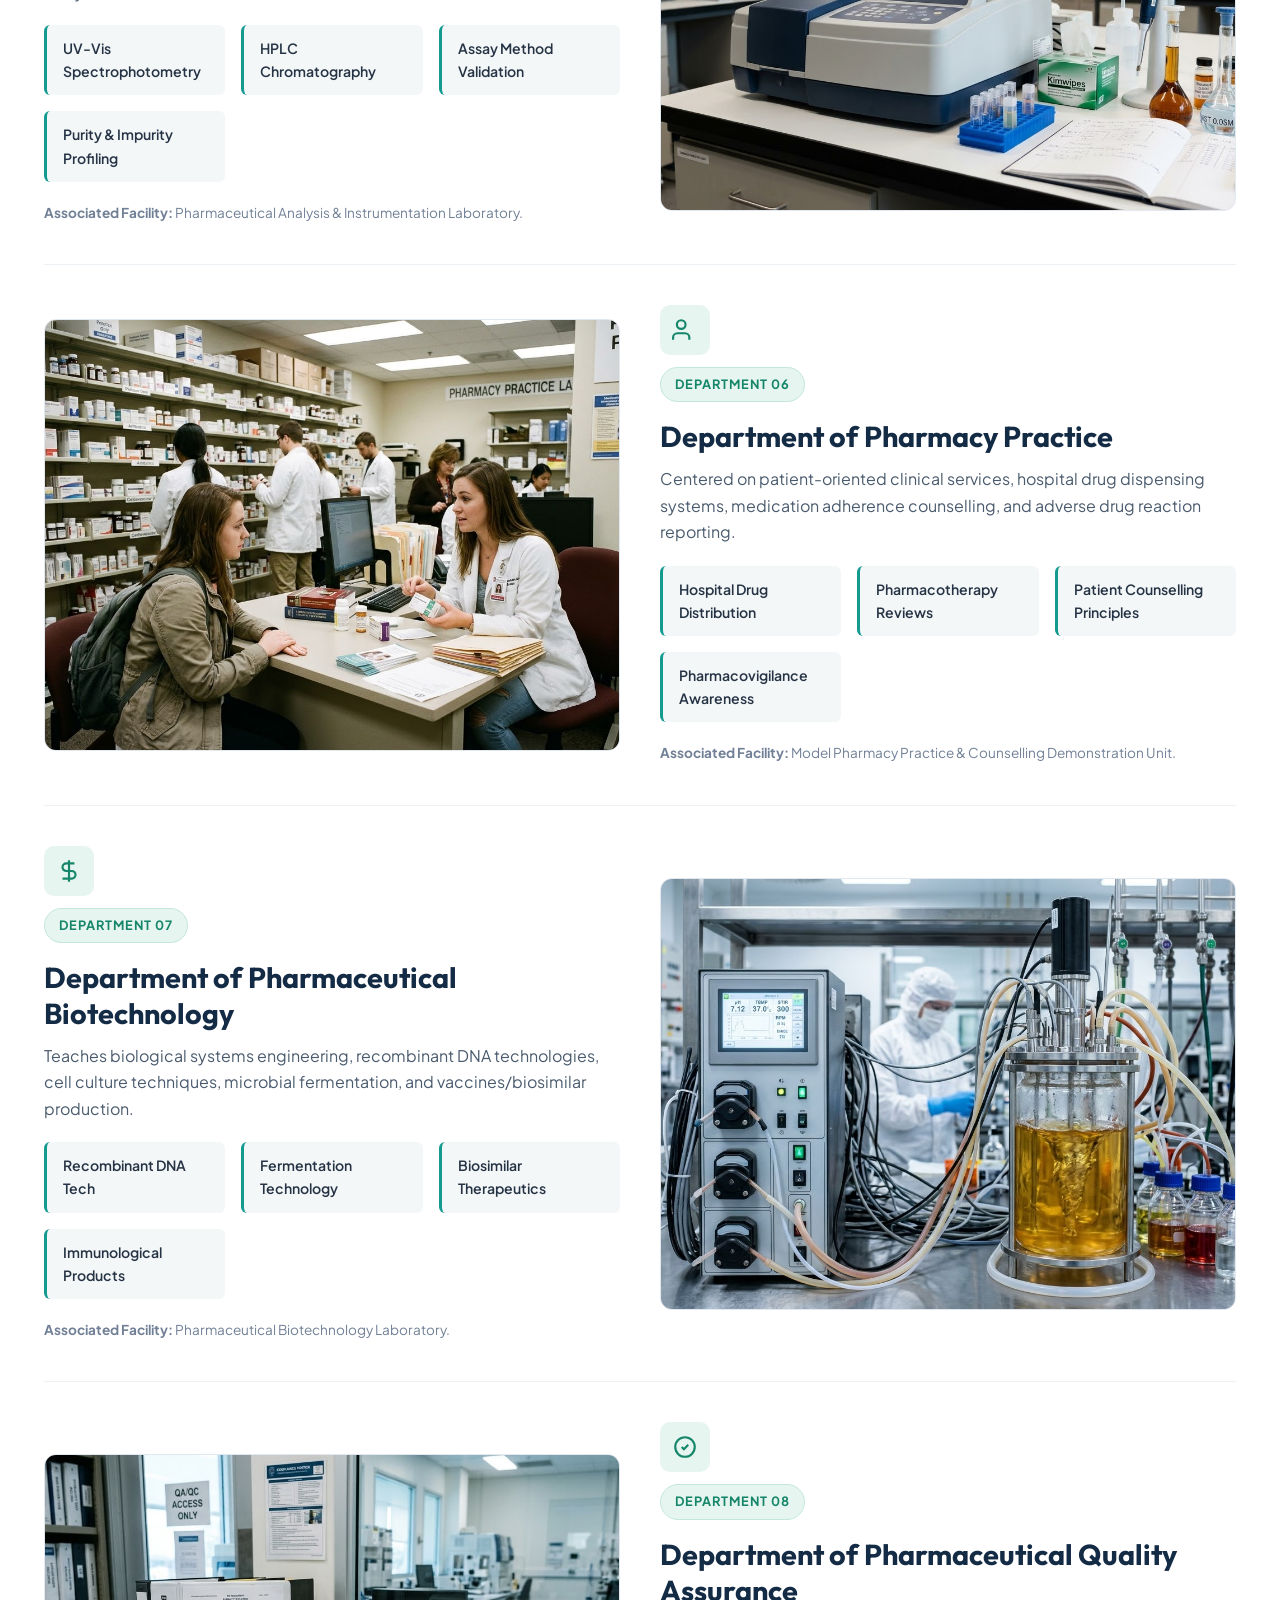
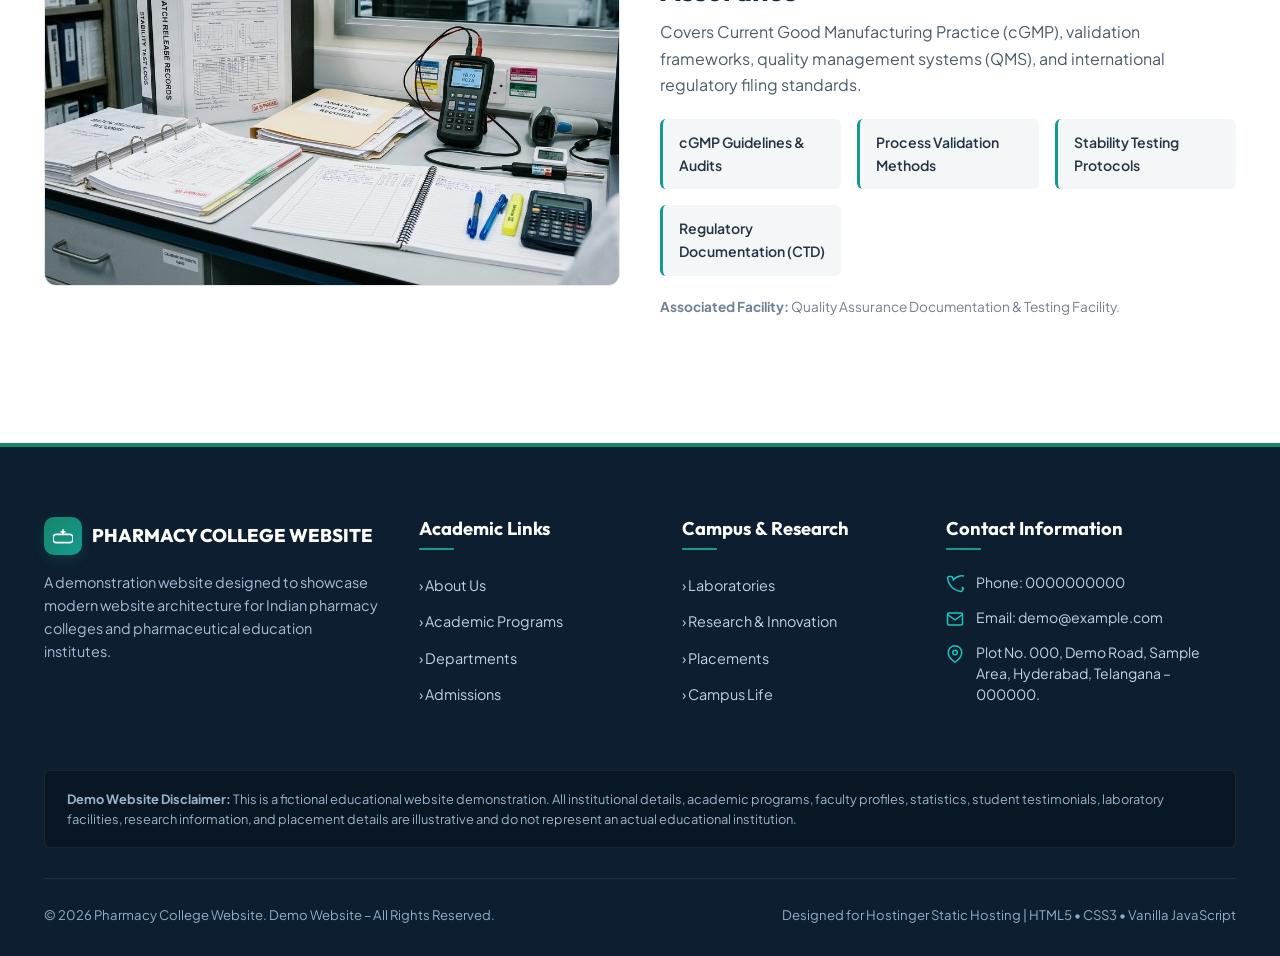
<file: departments.html>
<!DOCTYPE html>
<html lang="en">
<head>
  <meta charset="UTF-8">
  <meta name="viewport" content="width=device-width, initial-scale=1.0">
  <title>Pharmacy Departments | Pharmacy College Website</title>
  <meta name="description" content="Explore pharmaceutical science departments: Pharmaceutics, Pharmaceutical Chemistry, Pharmacology, Pharmacognosy, Analysis, Pharmacy Practice, Biotechnology, and QA.">
  <meta name="robots" content="index, follow">
  <link rel="stylesheet" href="assets/css/style.css">
  <link rel="stylesheet" href="assets/css/responsive.css">
</head>
<body>

  <!-- Demo Notice Banner -->
  <div class="demo-banner-top">
    <div class="container demo-banner-inner">
      <div>
        <span class="demo-banner-badge">Demo Website</span>
        Illustrative educational demonstration website. Generic academic content only.
      </div>
      <div>Helpline (Demo): 0000000000 | Hours: Mon - Sat 9:00 AM - 5:00 PM</div>
    </div>
  </div>

  <!-- Header & Navigation -->
  <header class="site-header">
    <div class="container nav-container">
      <a href="index.html" class="brand-logo-link" aria-label="Pharmacy College Home">
        <div class="brand-icon-box">
          <svg width="26" height="26" viewBox="0 0 24 24" fill="none" stroke="currentColor" stroke-width="2" stroke-linecap="round" stroke-linejoin="round">
            <path d="M4 10h16a4 4 0 0 1 4 4v2a4 4 0 0 1-4 4H4a4 4 0 0 1-4-4v-2a4 4 0 0 1 4-4z"/>
            <path d="M12 4v6"/><path d="M9 7h6"/><path d="M8 20v2"/><path d="M16 20v2"/>
          </svg>
        </div>
        <div class="brand-text-block">
          <span class="brand-title">PHARMACY COLLEGE</span>
          <span class="brand-subtitle">Pharmaceutical Education Demo</span>
        </div>
      </a>

            <!-- Desktop & Mobile Nav Menu (Clean 4-Item Architecture with Dropdowns) -->
      <nav class="nav-menu" id="primaryNav">
        <a href="index.html" class="nav-link">Home</a>

        <!-- Academics Dropdown -->
        <div class="nav-item-dropdown">
          <button class="dropdown-toggle" aria-expanded="false" aria-haspopup="true">
            <span>Academics</span>
            <svg class="dropdown-chevron" width="14" height="14" viewBox="0 0 24 24" fill="none" stroke="currentColor" stroke-width="2.5"><polyline points="6 9 12 15 18 9"></polyline></svg>
          </button>
          <div class="dropdown-menu">
            <a href="programs.html" class="dropdown-item">
              <span class="dropdown-item-title">Academic Programs</span>
              <span class="dropdown-item-desc">D.Pharm, B.Pharm, M.Pharm, Pharm.D</span>
            </a>
            <a href="departments.html" class="dropdown-item">
              <span class="dropdown-item-title">Pharmacy Departments</span>
              <span class="dropdown-item-desc">8 Specialized Scientific Disciplines</span>
            </a>
            <a href="laboratories.html" class="dropdown-item">
              <span class="dropdown-item-title">Laboratories &amp; Facilities</span>
              <span class="dropdown-item-desc">Formulation, Analysis &amp; Research</span>
            </a>
            <a href="research.html" class="dropdown-item">
              <span class="dropdown-item-title">Research &amp; Innovation</span>
              <span class="dropdown-item-desc">Drug Discovery &amp; Scientific Inquiry</span>
            </a>
          </div>
        </div>

        <!-- Campus Life Dropdown -->
        <div class="nav-item-dropdown">
          <button class="dropdown-toggle" aria-expanded="false" aria-haspopup="true">
            <span>Campus Life</span>
            <svg class="dropdown-chevron" width="14" height="14" viewBox="0 0 24 24" fill="none" stroke="currentColor" stroke-width="2.5"><polyline points="6 9 12 15 18 9"></polyline></svg>
          </button>
          <div class="dropdown-menu">
            <a href="about.html" class="dropdown-item">
              <span class="dropdown-item-title">About Our College</span>
              <span class="dropdown-item-desc">Mission, Vision &amp; Core Values</span>
            </a>
            <a href="campus-life.html" class="dropdown-item">
              <span class="dropdown-item-title">Campus Life &amp; Facilities</span>
              <span class="dropdown-item-desc">Student Activities, Gallery &amp; Events</span>
            </a>
            <a href="placements.html" class="dropdown-item">
              <span class="dropdown-item-title">Placements &amp; Careers</span>
              <span class="dropdown-item-desc">Career Horizons &amp; Industry Sectors</span>
            </a>
          </div>
        </div>

        <!-- Admissions & Contact Dropdown -->
        <div class="nav-item-dropdown">
          <button class="dropdown-toggle" aria-expanded="false" aria-haspopup="true">
            <span>Admissions</span>
            <svg class="dropdown-chevron" width="14" height="14" viewBox="0 0 24 24" fill="none" stroke="currentColor" stroke-width="2.5"><polyline points="6 9 12 15 18 9"></polyline></svg>
          </button>
          <div class="dropdown-menu">
            <a href="admissions.html" class="dropdown-item">
              <span class="dropdown-item-title">Admissions &amp; Eligibility</span>
              <span class="dropdown-item-desc">5-Step Process &amp; Science Criteria</span>
            </a>
            <a href="contact.html" class="dropdown-item">
              <span class="dropdown-item-title">Contact Information Desk</span>
              <span class="dropdown-item-desc">Campus Address, Phone &amp; Hours</span>
            </a>
          </div>
        </div>

        <div class="mobile-only-actions">
          <a href="admissions.html#enquiry" class="btn btn-primary btn-sm">Apply Now</a>
        </div>
      </nav>

      <!-- Header Actions (Clean single CTA button) -->
      <div class="nav-actions">
        <a href="admissions.html#enquiry" class="btn btn-primary btn-sm">Apply Now</a>
      </div>

      <button class="mobile-nav-toggle" aria-label="Toggle Navigation Menu" aria-expanded="false">
        <svg width="24" height="24" viewBox="0 0 24 24" fill="none" stroke="currentColor" stroke-width="2">
          <line x1="3" y1="12" x2="21" y2="12"></line><line x1="3" y1="6" x2="21" y2="6"></line><line x1="3" y1="18" x2="21" y2="18"></line>
        </svg>
      </button>
    </div>
  </header>

  <!-- Page Header Banner -->
  <section class="page-header-banner">
    <div class="container page-header-content">
      <div class="breadcrumbs">
        <a href="index.html">Home</a> &rsaquo; <span class="current">Pharmacy Departments</span>
      </div>
      <h1 class="page-header-title">Pharmacy Departments</h1>
      <p class="page-header-lead">
        Eight specialized pharmaceutical science disciplines driving academic learning, laboratory experimentation, and research methods.
      </p>
    </div>
  </section>

  <!-- Section 9: Detailed Department Profiles -->
  <section class="section">
    <div class="container">
      <div class="section-header">
        <div class="badge-tag">Academic Disciplines</div>
        <h2 class="section-title">Explore Pharmaceutical Science Departments</h2>
        <p class="section-subtitle">
          Our departments represent the core scientific pillars of pharmacy education, linking fundamental research to clinical applications.
        </p>
      </div>

      <!-- Department 1: Pharmaceutics -->
      <div class="dept-detail-row fade-in-up" id="pharmaceutics">
        <div>
          <div class="dept-icon" style="width: 50px; height: 50px; margin-bottom: 12px;">
            <svg width="26" height="26" viewBox="0 0 24 24" fill="none" stroke="currentColor" stroke-width="2"><path d="M12 2v20M17 5H9.5a3.5 3.5 0 0 0 0 7h5a3.5 3.5 0 0 1 0 7H6"/></svg>
          </div>
          <div class="badge-tag">Department 01</div>
          <h2 style="font-size: 1.8rem; margin-bottom: 12px;">Department of Pharmaceutics</h2>
          <p>
            Pharmaceutics is the science of dosage form design, transforming active drug molecules into stable, effective, and safe medications suitable for patient administration.
          </p>
          <div class="curriculum-grid">
            <div class="curriculum-item">Tablet &amp; Capsule Technology</div>
            <div class="curriculum-item">Sustained Release Systems</div>
            <div class="curriculum-item">Biopharmaceutics &amp; PK</div>
            <div class="curriculum-item">Sterile Injectable Formulations</div>
          </div>
          <p style="font-size: 0.85rem; color: var(--muted-text);">
            <strong>Associated Facility:</strong> Pharmaceutics Laboratory &amp; Machine Room.
          </p>
        </div>
        <div>
          <div class="image-placeholder-container ratio-4-3" data-filename="dept-pharmaceutics.jpeg">
            <img src="images/dept-pharmaceutics.jpeg" alt="Department of Pharmaceutics dosage form preparation" class="responsive-img" loading="lazy" onerror="this.classList.add('img-fallback-hidden');">
            <div class="placeholder-fallback">
              <div class="placeholder-badge">Department Visual</div>
              <div class="placeholder-icon">
                <svg width="22" height="22" viewBox="0 0 24 24" fill="none" stroke="currentColor" stroke-width="2"><path d="M12 2v20M17 5H9.5a3.5 3.5 0 0 0 0 7h5a3.5 3.5 0 0 1 0 7H6"/></svg>
              </div>
              <div class="placeholder-title">dept-pharmaceutics.jpeg</div>
              <div class="placeholder-specs">4:3 Landscape • 800 × 600 px</div>
            </div>
          </div>
        </div>
      </div>

      <!-- Department 2: Pharmaceutical Chemistry -->
      <div class="dept-detail-row reversed fade-in-up" id="pharm-chem">
        <div>
          <div class="dept-icon" style="width: 50px; height: 50px; margin-bottom: 12px;">
            <svg width="26" height="26" viewBox="0 0 24 24" fill="none" stroke="currentColor" stroke-width="2"><circle cx="12" cy="12" r="3"></circle><path d="M19.4 15a1.65 1.65 0 0 0 .33 1.82l.06.06a2 2 0 0 1 0 2.83 2 2 0 0 1-2.83 0l-.06-.06a1.65 1.65 0 0 0-1.82-.33 1.65 1.65 0 0 0-1 1.51V21a2 2 0 0 1-2 2 2 2 0 0 1-2-2v-.09A1.65 1.65 0 0 0 9 19.4a1.65 1.65 0 0 0-1.82.33l-.06.06a2 2 0 0 1-2.83 0 2 2 0 0 1 0-2.83l.06-.06a1.65 1.65 0 0 0 .33-1.82 1.65 1.65 0 0 0-1.51-1H3a2 2 0 0 1-2-2 2 2 0 0 1 2-2h.09A1.65 1.65 0 0 0 4.6 9a1.65 1.65 0 0 0-.33-1.82l-.06-.06a2 2 0 0 1 0-2.83 2 2 0 0 1 2.83 0l.06.06a1.65 1.65 0 0 0 1.82.33H9a1.65 1.65 0 0 0 1-1.51V3a2 2 0 0 1 2-2 2 2 0 0 1 2 2v.09a1.65 1.65 0 0 0 1 1.51 1.65 1.65 0 0 0 1.82-.33l.06-.06a2 2 0 0 1 2.83 0 2 2 0 0 1 0 2.83l-.06.06a1.65 1.65 0 0 0-.33 1.82V9a1.65 1.65 0 0 0 1.51 1H21a2 2 0 0 1 2 2 2 2 0 0 1-2 2h-.09a1.65 1.65 0 0 0-1.51 1z"></path></svg>
          </div>
          <div class="badge-tag">Department 02</div>
          <h2 style="font-size: 1.8rem; margin-bottom: 12px;">Department of Pharmaceutical Chemistry</h2>
          <p>
            Focuses on the synthesis, chemical structure elucidation, mechanism of action, and structure-activity relationships (SAR) of medicinal compounds and therapeutic agents.
          </p>
          <div class="curriculum-grid">
            <div class="curriculum-item">Medicinal Compound Synthesis</div>
            <div class="curriculum-item">Structure-Activity Studies</div>
            <div class="curriculum-item">Organic Drug Chemistry</div>
            <div class="curriculum-item">Drug Design Fundamentals</div>
          </div>
          <p style="font-size: 0.85rem; color: var(--muted-text);">
            <strong>Associated Facility:</strong> Pharmaceutical Chemistry Laboratory.
          </p>
        </div>
        <div>
          <div class="image-placeholder-container ratio-4-3" data-filename="dept-chem.jpeg">
            <img src="images/dept-chem.jpeg" alt="Department of Pharmaceutical Chemistry organic synthesis" class="responsive-img" loading="lazy" onerror="this.classList.add('img-fallback-hidden');">
            <div class="placeholder-fallback">
              <div class="placeholder-badge">Department Visual</div>
              <div class="placeholder-icon">
                <svg width="22" height="22" viewBox="0 0 24 24" fill="none" stroke="currentColor" stroke-width="2"><circle cx="12" cy="12" r="3"></circle></svg>
              </div>
              <div class="placeholder-title">dept-chem.jpeg</div>
              <div class="placeholder-specs">4:3 Landscape • 800 × 600 px</div>
            </div>
          </div>
        </div>
      </div>

      <!-- Department 3: Pharmacology -->
      <div class="dept-detail-row fade-in-up" id="pharmacology">
        <div>
          <div class="dept-icon" style="width: 50px; height: 50px; margin-bottom: 12px;">
            <svg width="26" height="26" viewBox="0 0 24 24" fill="none" stroke="currentColor" stroke-width="2"><path d="M22 12h-4l-3 9L9 3l-3 9H2"></path></svg>
          </div>
          <div class="badge-tag">Department 03</div>
          <h2 style="font-size: 1.8rem; margin-bottom: 12px;">Department of Pharmacology</h2>
          <p>
            Investigates the physiological and biochemical interactions between medications and living biological systems, assessing efficacy, mechanism, and toxicological thresholds.
          </p>
          <div class="curriculum-grid">
            <div class="curriculum-item">Pharmacodynamics &amp; PK</div>
            <div class="curriculum-item">Experimental Bioassays</div>
            <div class="curriculum-item">Toxicological Screening</div>
            <div class="curriculum-item">Computer-Assisted Simulation</div>
          </div>
          <p style="font-size: 0.85rem; color: var(--muted-text);">
            <strong>Associated Facility:</strong> Pharmacology Laboratory &amp; Animal Simulation Lab.
          </p>
        </div>
        <div>
          <div class="image-placeholder-container ratio-4-3" data-filename="dept-pharmacology.jpeg">
            <img src="images/dept-pharmacology.jpeg" alt="Department of Pharmacology biological assays" class="responsive-img" loading="lazy" onerror="this.classList.add('img-fallback-hidden');">
            <div class="placeholder-fallback">
              <div class="placeholder-badge">Department Visual</div>
              <div class="placeholder-icon">
                <svg width="22" height="22" viewBox="0 0 24 24" fill="none" stroke="currentColor" stroke-width="2"><path d="M22 12h-4l-3 9L9 3l-3 9H2"></path></svg>
              </div>
              <div class="placeholder-title">dept-pharmacology.jpeg</div>
              <div class="placeholder-specs">4:3 Landscape • 800 × 600 px</div>
            </div>
          </div>
        </div>
      </div>

      <!-- Department 4: Pharmacognosy -->
      <div class="dept-detail-row reversed fade-in-up" id="pharmacognosy">
        <div>
          <div class="dept-icon" style="width: 50px; height: 50px; margin-bottom: 12px;">
            <svg width="26" height="26" viewBox="0 0 24 24" fill="none" stroke="currentColor" stroke-width="2"><path d="M12 2L2 7l10 5 10-5-10-5z"></path></svg>
          </div>
          <div class="badge-tag">Department 04</div>
          <h2 style="font-size: 1.8rem; margin-bottom: 12px;">Department of Pharmacognosy</h2>
          <p>
            Examines the identification, macroscopic/microscopic evaluation, extraction, and standardization of medicinal compounds sourced from natural plants, marine fauna, and minerals.
          </p>
          <div class="curriculum-grid">
            <div class="curriculum-item">Medicinal Plant Taxonomy</div>
            <div class="curriculum-item">Phytochemical Extraction</div>
            <div class="curriculum-item">Herbal Drug Standardization</div>
            <div class="curriculum-item">Natural Product Evaluation</div>
          </div>
          <p style="font-size: 0.85rem; color: var(--muted-text);">
            <strong>Associated Facility:</strong> Pharmacognosy Laboratory &amp; Herbal Garden.
          </p>
        </div>
        <div>
          <div class="image-placeholder-container ratio-4-3" data-filename="dept-pharmacognosy.jpeg">
            <img src="images/dept-pharmacognosy.jpeg" alt="Department of Pharmacognosy plant extraction study" class="responsive-img" loading="lazy" onerror="this.classList.add('img-fallback-hidden');">
            <div class="placeholder-fallback">
              <div class="placeholder-badge">Department Visual</div>
              <div class="placeholder-icon">
                <svg width="22" height="22" viewBox="0 0 24 24" fill="none" stroke="currentColor" stroke-width="2"><path d="M12 2L2 7l10 5 10-5-10-5z"></path></svg>
              </div>
              <div class="placeholder-title">dept-pharmacognosy.jpeg</div>
              <div class="placeholder-specs">4:3 Landscape • 800 × 600 px</div>
            </div>
          </div>
        </div>
      </div>

      <!-- Department 5: Pharmaceutical Analysis -->
      <div class="dept-detail-row fade-in-up" id="pharm-analysis">
        <div>
          <div class="dept-icon" style="width: 50px; height: 50px; margin-bottom: 12px;">
            <svg width="26" height="26" viewBox="0 0 24 24" fill="none" stroke="currentColor" stroke-width="2"><circle cx="11" cy="11" r="8"></circle><line x1="21" y1="21" x2="16.65" y2="16.65"></line></svg>
          </div>
          <div class="badge-tag">Department 05</div>
          <h2 style="font-size: 1.8rem; margin-bottom: 12px;">Department of Pharmaceutical Analysis</h2>
          <p>
            Imparts high-precision skills in qualitative and quantitative testing of active pharmaceutical ingredients (APIs) and finished products utilizing advanced analytical tools.
          </p>
          <div class="curriculum-grid">
            <div class="curriculum-item">UV-Vis Spectrophotometry</div>
            <div class="curriculum-item">HPLC Chromatography</div>
            <div class="curriculum-item">Assay Method Validation</div>
            <div class="curriculum-item">Purity &amp; Impurity Profiling</div>
          </div>
          <p style="font-size: 0.85rem; color: var(--muted-text);">
            <strong>Associated Facility:</strong> Pharmaceutical Analysis &amp; Instrumentation Laboratory.
          </p>
        </div>
        <div>
          <div class="image-placeholder-container ratio-4-3" data-filename="dept-analysis.jpeg">
            <img src="images/dept-analysis.jpeg" alt="Department of Pharmaceutical Analysis UV spectroscopy testing" class="responsive-img" loading="lazy" onerror="this.classList.add('img-fallback-hidden');">
            <div class="placeholder-fallback">
              <div class="placeholder-badge">Department Visual</div>
              <div class="placeholder-icon">
                <svg width="22" height="22" viewBox="0 0 24 24" fill="none" stroke="currentColor" stroke-width="2"><circle cx="11" cy="11" r="8"></circle></svg>
              </div>
              <div class="placeholder-title">dept-analysis.jpeg</div>
              <div class="placeholder-specs">4:3 Landscape • 800 × 600 px</div>
            </div>
          </div>
        </div>
      </div>

      <!-- Department 6: Pharmacy Practice -->
      <div class="dept-detail-row reversed fade-in-up" id="pharmacy-practice">
        <div>
          <div class="dept-icon" style="width: 50px; height: 50px; margin-bottom: 12px;">
            <svg width="26" height="26" viewBox="0 0 24 24" fill="none" stroke="currentColor" stroke-width="2"><path d="M16 21v-2a4 4 0 0 0-4-4H5a4 4 0 0 0-4 4v2"></path><circle cx="8.5" cy="7" r="4"></circle></svg>
          </div>
          <div class="badge-tag">Department 06</div>
          <h2 style="font-size: 1.8rem; margin-bottom: 12px;">Department of Pharmacy Practice</h2>
          <p>
            Centered on patient-oriented clinical services, hospital drug dispensing systems, medication adherence counselling, and adverse drug reaction reporting.
          </p>
          <div class="curriculum-grid">
            <div class="curriculum-item">Hospital Drug Distribution</div>
            <div class="curriculum-item">Pharmacotherapy Reviews</div>
            <div class="curriculum-item">Patient Counselling Principles</div>
            <div class="curriculum-item">Pharmacovigilance Awareness</div>
          </div>
          <p style="font-size: 0.85rem; color: var(--muted-text);">
            <strong>Associated Facility:</strong> Model Pharmacy Practice &amp; Counselling Demonstration Unit.
          </p>
        </div>
        <div>
          <div class="image-placeholder-container ratio-4-3" data-filename="dept-practice.jpeg">
            <img src="images/dept-practice.jpeg" alt="Department of Pharmacy Practice patient counselling demonstration" class="responsive-img" loading="lazy" onerror="this.classList.add('img-fallback-hidden');">
            <div class="placeholder-fallback">
              <div class="placeholder-badge">Department Visual</div>
              <div class="placeholder-icon">
                <svg width="22" height="22" viewBox="0 0 24 24" fill="none" stroke="currentColor" stroke-width="2"><path d="M16 21v-2a4 4 0 0 0-4-4H5a4 4 0 0 0-4 4v2"></path></svg>
              </div>
              <div class="placeholder-title">dept-practice.jpeg</div>
              <div class="placeholder-specs">4:3 Landscape • 800 × 600 px</div>
            </div>
          </div>
        </div>
      </div>

      <!-- Department 7: Pharmaceutical Biotechnology -->
      <div class="dept-detail-row fade-in-up" id="pharm-biotech">
        <div>
          <div class="dept-icon" style="width: 50px; height: 50px; margin-bottom: 12px;">
            <svg width="26" height="26" viewBox="0 0 24 24" fill="none" stroke="currentColor" stroke-width="2"><path d="M12 2v20M17 5H9.5a3.5 3.5 0 0 0 0 7h5a3.5 3.5 0 0 1 0 7H6"/></svg>
          </div>
          <div class="badge-tag">Department 07</div>
          <h2 style="font-size: 1.8rem; margin-bottom: 12px;">Department of Pharmaceutical Biotechnology</h2>
          <p>
            Teaches biological systems engineering, recombinant DNA technologies, cell culture techniques, microbial fermentation, and vaccines/biosimilar production.
          </p>
          <div class="curriculum-grid">
            <div class="curriculum-item">Recombinant DNA Tech</div>
            <div class="curriculum-item">Fermentation Technology</div>
            <div class="curriculum-item">Biosimilar Therapeutics</div>
            <div class="curriculum-item">Immunological Products</div>
          </div>
          <p style="font-size: 0.85rem; color: var(--muted-text);">
            <strong>Associated Facility:</strong> Pharmaceutical Biotechnology Laboratory.
          </p>
        </div>
        <div>
          <div class="image-placeholder-container ratio-4-3" data-filename="dept-biotech.jpeg">
            <img src="images/dept-biotech.jpeg" alt="Department of Pharmaceutical Biotechnology culture techniques" class="responsive-img" loading="lazy" onerror="this.classList.add('img-fallback-hidden');">
            <div class="placeholder-fallback">
              <div class="placeholder-badge">Department Visual</div>
              <div class="placeholder-icon">
                <svg width="22" height="22" viewBox="0 0 24 24" fill="none" stroke="currentColor" stroke-width="2"><path d="M12 2v20M17 5H9.5a3.5 3.5 0 0 0 0 7h5a3.5 3.5 0 0 1 0 7H6"/></svg>
              </div>
              <div class="placeholder-title">dept-biotech.jpeg</div>
              <div class="placeholder-specs">4:3 Landscape • 800 × 600 px</div>
            </div>
          </div>
        </div>
      </div>

      <!-- Department 8: Pharmaceutical Quality Assurance -->
      <div class="dept-detail-row reversed fade-in-up" id="pharm-qa">
        <div>
          <div class="dept-icon" style="width: 50px; height: 50px; margin-bottom: 12px;">
            <svg width="26" height="26" viewBox="0 0 24 24" fill="none" stroke="currentColor" stroke-width="2"><path d="M9 12l2 2 4-4m6 2a9 9 0 11-18 0 9 9 0 0118 0z"></path></svg>
          </div>
          <div class="badge-tag">Department 08</div>
          <h2 style="font-size: 1.8rem; margin-bottom: 12px;">Department of Pharmaceutical Quality Assurance</h2>
          <p>
            Covers Current Good Manufacturing Practice (cGMP), validation frameworks, quality management systems (QMS), and international regulatory filing standards.
          </p>
          <div class="curriculum-grid">
            <div class="curriculum-item">cGMP Guidelines &amp; Audits</div>
            <div class="curriculum-item">Process Validation Methods</div>
            <div class="curriculum-item">Stability Testing Protocols</div>
            <div class="curriculum-item">Regulatory Documentation (CTD)</div>
          </div>
          <p style="font-size: 0.85rem; color: var(--muted-text);">
            <strong>Associated Facility:</strong> Quality Assurance Documentation &amp; Testing Facility.
          </p>
        </div>
        <div>
          <div class="image-placeholder-container ratio-4-3" data-filename="dept-qa.jpeg">
            <img src="images/dept-qa.jpeg" alt="Department of Pharmaceutical Quality Assurance documentation audit" class="responsive-img" loading="lazy" onerror="this.classList.add('img-fallback-hidden');">
            <div class="placeholder-fallback">
              <div class="placeholder-badge">Department Visual</div>
              <div class="placeholder-icon">
                <svg width="22" height="22" viewBox="0 0 24 24" fill="none" stroke="currentColor" stroke-width="2"><path d="M9 12l2 2 4-4m6 2a9 9 0 11-18 0 9 9 0 0118 0z"></path></svg>
              </div>
              <div class="placeholder-title">dept-qa.jpeg</div>
              <div class="placeholder-specs">4:3 Landscape • 800 × 600 px</div>
            </div>
          </div>
        </div>
      </div>

    </div>
  </section>

  <!-- Footer -->
  <footer class="site-footer">
    <div class="container">
      <div class="footer-grid">
        <div class="footer-col">
          <div style="display: flex; align-items: center; gap: 10px; margin-bottom: 14px;">
            <div class="brand-icon-box" style="width: 38px; height: 38px;">
              <svg width="20" height="20" viewBox="0 0 24 24" fill="none" stroke="currentColor" stroke-width="2"><path d="M4 10h16a4 4 0 0 1 4 4v2a4 4 0 0 1-4 4H4a4 4 0 0 1-4-4v-2a4 4 0 0 1 4-4z"/><path d="M12 4v6"/><path d="M9 7h6"/></svg>
            </div>
            <span style="font-family: var(--font-heading); font-weight: 800; font-size: 1.15rem; color: var(--white);">
              PHARMACY COLLEGE WEBSITE
            </span>
          </div>
          <p class="footer-brand-desc">
            A demonstration website designed to showcase modern website architecture for Indian pharmacy colleges and pharmaceutical education institutes.
          </p>
        </div>

        <div class="footer-col">
          <h4>Academic Links</h4>
          <ul class="footer-links-list">
            <li><a href="about.html">&rsaquo; About Us</a></li>
            <li><a href="programs.html">&rsaquo; Academic Programs</a></li>
            <li><a href="departments.html">&rsaquo; Departments</a></li>
            <li><a href="admissions.html">&rsaquo; Admissions</a></li>
          </ul>
        </div>

        <div class="footer-col">
          <h4>Campus &amp; Research</h4>
          <ul class="footer-links-list">
            <li><a href="laboratories.html">&rsaquo; Laboratories</a></li>
            <li><a href="research.html">&rsaquo; Research &amp; Innovation</a></li>
            <li><a href="placements.html">&rsaquo; Placements</a></li>
            <li><a href="campus-life.html">&rsaquo; Campus Life</a></li>
          </ul>
        </div>

        <div class="footer-col">
          <h4>Contact Information</h4>
          <div class="footer-contact-item">
            <svg width="18" height="18" viewBox="0 0 24 24" fill="none" stroke="currentColor" stroke-width="2"><path d="M22 16.92v3a2 2 0 0 1-2.18 2 19.79 19.79 0 0 1-8.63-3.07 19.5 19.5 0 0 1-6-6 19.79 19.79 0 0 1-3.07-8.67A2 2 0 0 1 4.11 2h3a2 2 0 0 1 2 1.72 12.84 12.84 0 0 0 .7 2.81 2 2 0 0 1 22 16.92z"></path></svg>
            <span>Phone: 0000000000</span>
          </div>
          <div class="footer-contact-item">
            <svg width="18" height="18" viewBox="0 0 24 24" fill="none" stroke="currentColor" stroke-width="2"><path d="M4 4h16c1.1 0 2 .9 2 2v12c0 1.1-.9 2-2 2H4c-1.1 0-2-.9-2-2V6c0-1.1.9-2 2-2z"></path><polyline points="22,6 12,13 2,6"></polyline></svg>
            <span>Email: demo@example.com</span>
          </div>
          <div class="footer-contact-item">
            <svg width="18" height="18" viewBox="0 0 24 24" fill="none" stroke="currentColor" stroke-width="2"><path d="M21 10c0 7-9 13-9 13s-9-6-9-13a9 9 0 0 1 18 0z"></path><circle cx="12" cy="10" r="3"></circle></svg>
            <span>Plot No. 000, Demo Road, Sample Area, Hyderabad, Telangana – 000000.</span>
          </div>
        </div>
      </div>

      <div class="footer-disclaimer-box">
        <strong>Demo Website Disclaimer:</strong> This is a fictional educational website demonstration. All institutional details, academic programs, faculty profiles, statistics, student testimonials, laboratory facilities, research information, and placement details are illustrative and do not represent an actual educational institution.
      </div>

      <div class="footer-bottom">
        <div>&copy; 2026 Pharmacy College Website. Demo Website – All Rights Reserved.</div>
        <div>Designed for Hostinger Static Hosting | HTML5 • CSS3 • Vanilla JavaScript</div>
      </div>
    </div>
  </footer>

  <button id="backToTopBtn" class="back-to-top" aria-label="Back to Top">
    <svg width="20" height="20" viewBox="0 0 24 24" fill="none" stroke="currentColor" stroke-width="2.5"><polyline points="18 15 12 9 6 15"></polyline></svg>
  </button>
  <script src="assets/js/script.js"></script>
</body>
</html>
</file>
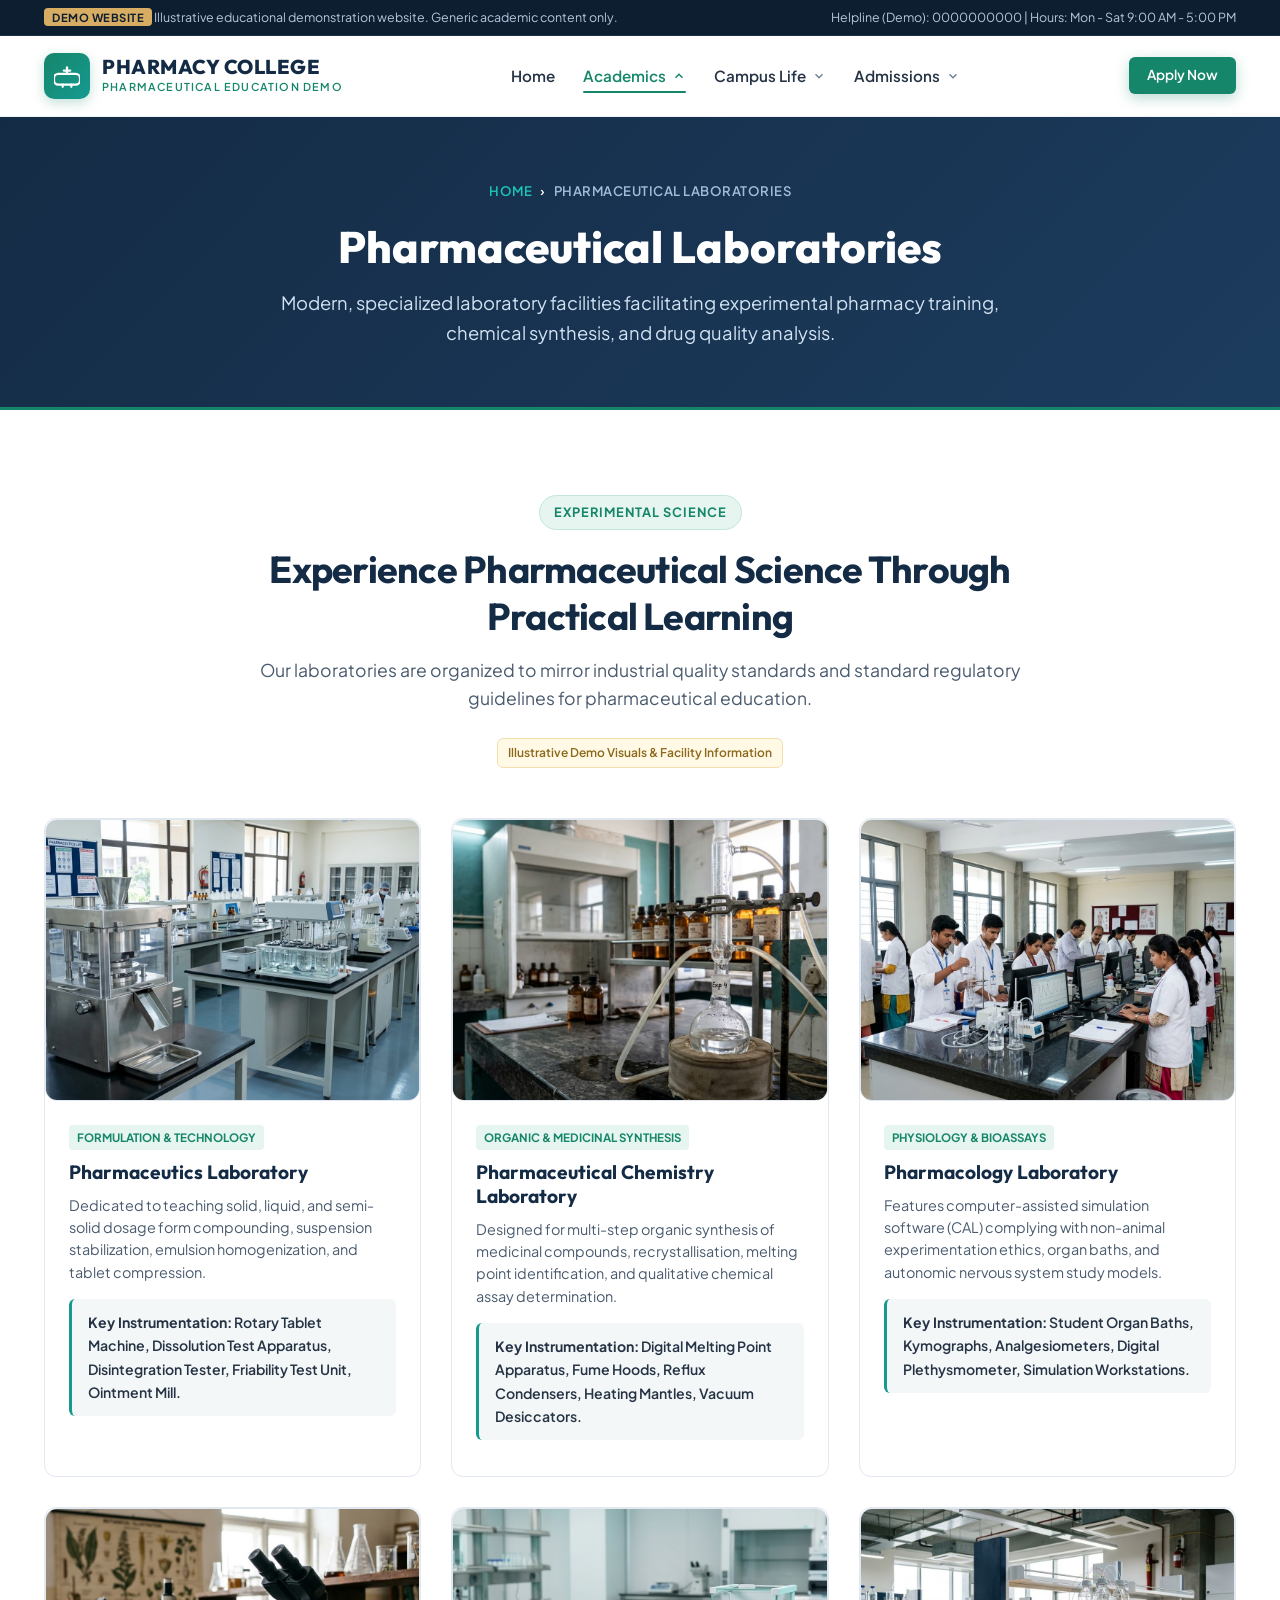
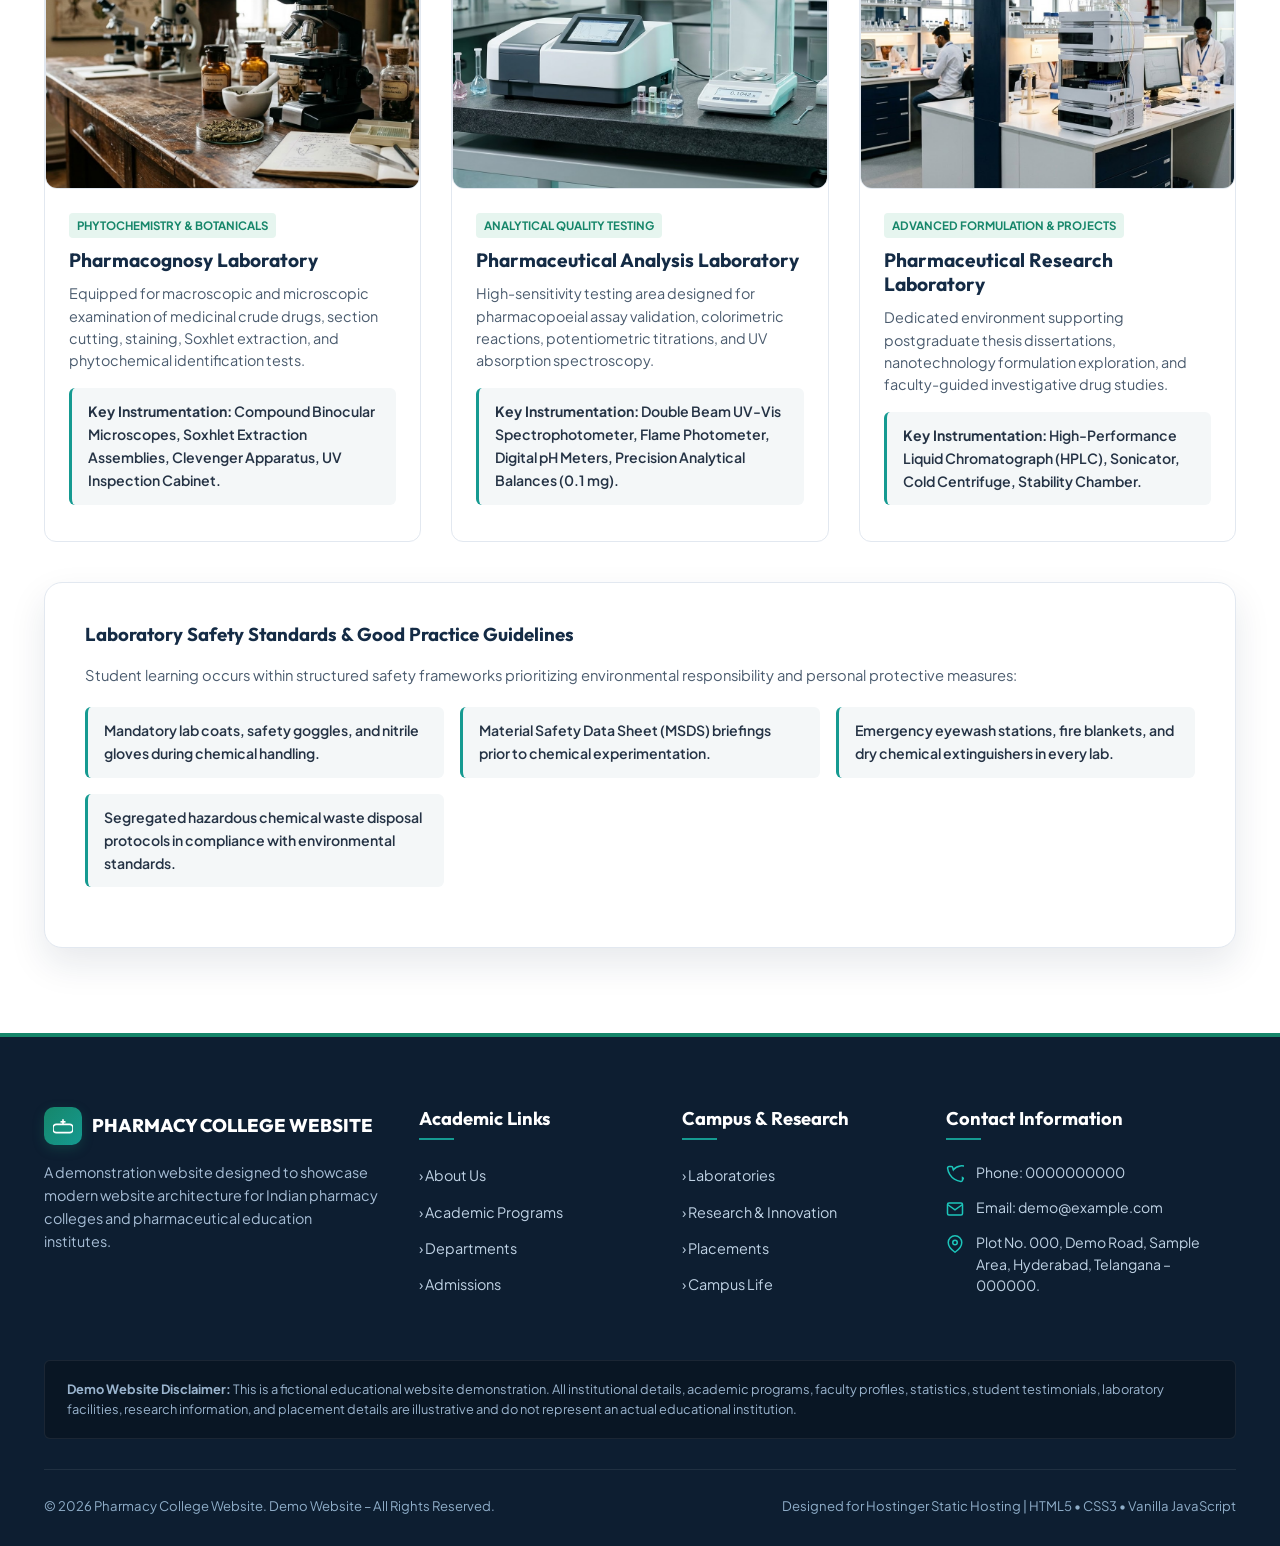
<file: laboratories.html>
<!DOCTYPE html>
<html lang="en">
<head>
  <meta charset="UTF-8">
  <meta name="viewport" content="width=device-width, initial-scale=1.0">
  <title>Pharmaceutical Laboratories | Pharmacy College Website</title>
  <meta name="description" content="Explore our specialized pharmaceutical laboratories: Pharmaceutics, Pharmaceutical Chemistry, Pharmacology, Pharmacognosy, Analysis, and Research.">
  <meta name="robots" content="index, follow">
  <link rel="stylesheet" href="assets/css/style.css">
  <link rel="stylesheet" href="assets/css/responsive.css">
</head>
<body>

  <!-- Demo Notice Banner -->
  <div class="demo-banner-top">
    <div class="container demo-banner-inner">
      <div>
        <span class="demo-banner-badge">Demo Website</span>
        Illustrative educational demonstration website. Generic academic content only.
      </div>
      <div>Helpline (Demo): 0000000000 | Hours: Mon - Sat 9:00 AM - 5:00 PM</div>
    </div>
  </div>

  <!-- Header & Navigation -->
  <header class="site-header">
    <div class="container nav-container">
      <a href="index.html" class="brand-logo-link" aria-label="Pharmacy College Home">
        <div class="brand-icon-box">
          <svg width="26" height="26" viewBox="0 0 24 24" fill="none" stroke="currentColor" stroke-width="2" stroke-linecap="round" stroke-linejoin="round">
            <path d="M4 10h16a4 4 0 0 1 4 4v2a4 4 0 0 1-4 4H4a4 4 0 0 1-4-4v-2a4 4 0 0 1 4-4z"/>
            <path d="M12 4v6"/><path d="M9 7h6"/><path d="M8 20v2"/><path d="M16 20v2"/>
          </svg>
        </div>
        <div class="brand-text-block">
          <span class="brand-title">PHARMACY COLLEGE</span>
          <span class="brand-subtitle">Pharmaceutical Education Demo</span>
        </div>
      </a>

            <!-- Desktop & Mobile Nav Menu (Clean 4-Item Architecture with Dropdowns) -->
      <nav class="nav-menu" id="primaryNav">
        <a href="index.html" class="nav-link">Home</a>

        <!-- Academics Dropdown -->
        <div class="nav-item-dropdown">
          <button class="dropdown-toggle" aria-expanded="false" aria-haspopup="true">
            <span>Academics</span>
            <svg class="dropdown-chevron" width="14" height="14" viewBox="0 0 24 24" fill="none" stroke="currentColor" stroke-width="2.5"><polyline points="6 9 12 15 18 9"></polyline></svg>
          </button>
          <div class="dropdown-menu">
            <a href="programs.html" class="dropdown-item">
              <span class="dropdown-item-title">Academic Programs</span>
              <span class="dropdown-item-desc">D.Pharm, B.Pharm, M.Pharm, Pharm.D</span>
            </a>
            <a href="departments.html" class="dropdown-item">
              <span class="dropdown-item-title">Pharmacy Departments</span>
              <span class="dropdown-item-desc">8 Specialized Scientific Disciplines</span>
            </a>
            <a href="laboratories.html" class="dropdown-item">
              <span class="dropdown-item-title">Laboratories &amp; Facilities</span>
              <span class="dropdown-item-desc">Formulation, Analysis &amp; Research</span>
            </a>
            <a href="research.html" class="dropdown-item">
              <span class="dropdown-item-title">Research &amp; Innovation</span>
              <span class="dropdown-item-desc">Drug Discovery &amp; Scientific Inquiry</span>
            </a>
          </div>
        </div>

        <!-- Campus Life Dropdown -->
        <div class="nav-item-dropdown">
          <button class="dropdown-toggle" aria-expanded="false" aria-haspopup="true">
            <span>Campus Life</span>
            <svg class="dropdown-chevron" width="14" height="14" viewBox="0 0 24 24" fill="none" stroke="currentColor" stroke-width="2.5"><polyline points="6 9 12 15 18 9"></polyline></svg>
          </button>
          <div class="dropdown-menu">
            <a href="about.html" class="dropdown-item">
              <span class="dropdown-item-title">About Our College</span>
              <span class="dropdown-item-desc">Mission, Vision &amp; Core Values</span>
            </a>
            <a href="campus-life.html" class="dropdown-item">
              <span class="dropdown-item-title">Campus Life &amp; Facilities</span>
              <span class="dropdown-item-desc">Student Activities, Gallery &amp; Events</span>
            </a>
            <a href="placements.html" class="dropdown-item">
              <span class="dropdown-item-title">Placements &amp; Careers</span>
              <span class="dropdown-item-desc">Career Horizons &amp; Industry Sectors</span>
            </a>
          </div>
        </div>

        <!-- Admissions & Contact Dropdown -->
        <div class="nav-item-dropdown">
          <button class="dropdown-toggle" aria-expanded="false" aria-haspopup="true">
            <span>Admissions</span>
            <svg class="dropdown-chevron" width="14" height="14" viewBox="0 0 24 24" fill="none" stroke="currentColor" stroke-width="2.5"><polyline points="6 9 12 15 18 9"></polyline></svg>
          </button>
          <div class="dropdown-menu">
            <a href="admissions.html" class="dropdown-item">
              <span class="dropdown-item-title">Admissions &amp; Eligibility</span>
              <span class="dropdown-item-desc">5-Step Process &amp; Science Criteria</span>
            </a>
            <a href="contact.html" class="dropdown-item">
              <span class="dropdown-item-title">Contact Information Desk</span>
              <span class="dropdown-item-desc">Campus Address, Phone &amp; Hours</span>
            </a>
          </div>
        </div>

        <div class="mobile-only-actions">
          <a href="admissions.html#enquiry" class="btn btn-primary btn-sm">Apply Now</a>
        </div>
      </nav>

      <!-- Header Actions (Clean single CTA button) -->
      <div class="nav-actions">
        <a href="admissions.html#enquiry" class="btn btn-primary btn-sm">Apply Now</a>
      </div>

      <button class="mobile-nav-toggle" aria-label="Toggle Navigation Menu" aria-expanded="false">
        <svg width="24" height="24" viewBox="0 0 24 24" fill="none" stroke="currentColor" stroke-width="2">
          <line x1="3" y1="12" x2="21" y2="12"></line><line x1="3" y1="6" x2="21" y2="6"></line><line x1="3" y1="18" x2="21" y2="18"></line>
        </svg>
      </button>
    </div>
  </header>

  <!-- Page Header Banner -->
  <section class="page-header-banner">
    <div class="container page-header-content">
      <div class="breadcrumbs">
        <a href="index.html">Home</a> &rsaquo; <span class="current">Pharmaceutical Laboratories</span>
      </div>
      <h1 class="page-header-title">Pharmaceutical Laboratories</h1>
      <p class="page-header-lead">
        Modern, specialized laboratory facilities facilitating experimental pharmacy training, chemical synthesis, and drug quality analysis.
      </p>
    </div>
  </section>

  <!-- Section 11: Detailed Laboratories -->
  <section class="section">
    <div class="container">
      <div class="section-header">
        <div class="badge-tag">Experimental Science</div>
        <h2 class="section-title">Experience Pharmaceutical Science Through Practical Learning</h2>
        <p class="section-subtitle">
          Our laboratories are organized to mirror industrial quality standards and standard regulatory guidelines for pharmaceutical education.
        </p>
        <span class="demo-disclaimer-pill">Illustrative Demo Visuals &amp; Facility Information</span>
      </div>

      <div class="labs-grid">
        <!-- Lab 1: Pharmaceutics -->
        <div class="lab-card fade-in-up" id="pharmaceutics">
          <div class="image-placeholder-container ratio-4-3" data-filename="lab-pharmaceutics.jpeg">
            <img src="images/lab-pharmaceutics.jpeg" alt="Pharmaceutics Laboratory with tablet punching and dissolution apparatus" class="responsive-img" loading="lazy" onerror="this.classList.add('img-fallback-hidden');">
            <div class="placeholder-fallback">
              <div class="placeholder-badge">Illustrative Demo Visual</div>
              <div class="placeholder-icon">
                <svg width="22" height="22" viewBox="0 0 24 24" fill="none" stroke="currentColor" stroke-width="2"><path d="M10 2v7.31L4.69 16.5A4 4 0 0 0 8 22h8a4 4 0 0 0 3.31-5.5L14 9.31V2"></path></svg>
              </div>
              <div class="placeholder-title">lab-pharmaceutics.jpeg</div>
              <div class="placeholder-specs">4:3 Landscape • 800 × 600 px</div>
            </div>
          </div>
          <div class="lab-info">
            <span class="lab-badge">Formulation &amp; Technology</span>
            <h3>Pharmaceutics Laboratory</h3>
            <p>
              Dedicated to teaching solid, liquid, and semi-solid dosage form compounding, suspension stabilization, emulsion homogenization, and tablet compression.
            </p>
            <div class="curriculum-item" style="margin-bottom: 12px;">
              <strong>Key Instrumentation:</strong> Rotary Tablet Machine, Dissolution Test Apparatus, Disintegration Tester, Friability Test Unit, Ointment Mill.
            </div>
          </div>
        </div>

        <!-- Lab 2: Pharmaceutical Chemistry -->
        <div class="lab-card fade-in-up" id="chemistry">
          <div class="image-placeholder-container ratio-4-3" data-filename="lab-chemistry.jpeg">
            <img src="images/lab-chemistry.jpeg" alt="Pharmaceutical Chemistry Laboratory organic synthesis apparatus" class="responsive-img" loading="lazy" onerror="this.classList.add('img-fallback-hidden');">
            <div class="placeholder-fallback">
              <div class="placeholder-badge">Illustrative Demo Visual</div>
              <div class="placeholder-icon">
                <svg width="22" height="22" viewBox="0 0 24 24" fill="none" stroke="currentColor" stroke-width="2"><circle cx="12" cy="12" r="3"></circle></svg>
              </div>
              <div class="placeholder-title">lab-chemistry.jpeg</div>
              <div class="placeholder-specs">4:3 Landscape • 800 × 600 px</div>
            </div>
          </div>
          <div class="lab-info">
            <span class="lab-badge">Organic &amp; Medicinal Synthesis</span>
            <h3>Pharmaceutical Chemistry Laboratory</h3>
            <p>
              Designed for multi-step organic synthesis of medicinal compounds, recrystallisation, melting point identification, and qualitative chemical assay determination.
            </p>
            <div class="curriculum-item" style="margin-bottom: 12px;">
              <strong>Key Instrumentation:</strong> Digital Melting Point Apparatus, Fume Hoods, Reflux Condensers, Heating Mantles, Vacuum Desiccators.
            </div>
          </div>
        </div>

        <!-- Lab 3: Pharmacology -->
        <div class="lab-card fade-in-up" id="pharmacology">
          <div class="image-placeholder-container ratio-4-3" data-filename="lab-pharmacology.jpeg">
            <img src="images/lab-pharmacology.jpeg" alt="Pharmacology Laboratory bioassays and computer simulation systems" class="responsive-img" loading="lazy" onerror="this.classList.add('img-fallback-hidden');">
            <div class="placeholder-fallback">
              <div class="placeholder-badge">Illustrative Demo Visual</div>
              <div class="placeholder-icon">
                <svg width="22" height="22" viewBox="0 0 24 24" fill="none" stroke="currentColor" stroke-width="2"><path d="M22 12h-4l-3 9L9 3l-3 9H2"></path></svg>
              </div>
              <div class="placeholder-title">lab-pharmacology.jpeg</div>
              <div class="placeholder-specs">4:3 Landscape • 800 × 600 px</div>
            </div>
          </div>
          <div class="lab-info">
            <span class="lab-badge">Physiology &amp; Bioassays</span>
            <h3>Pharmacology Laboratory</h3>
            <p>
              Features computer-assisted simulation software (CAL) complying with non-animal experimentation ethics, organ baths, and autonomic nervous system study models.
            </p>
            <div class="curriculum-item" style="margin-bottom: 12px;">
              <strong>Key Instrumentation:</strong> Student Organ Baths, Kymographs, Analgesiometers, Digital Plethysmometer, Simulation Workstations.
            </div>
          </div>
        </div>

        <!-- Lab 4: Pharmacognosy -->
        <div class="lab-card fade-in-up" id="pharmacognosy">
          <div class="image-placeholder-container ratio-4-3" data-filename="lab-pharmacognosy.jpeg">
            <img src="images/lab-pharmacognosy.jpeg" alt="Pharmacognosy Laboratory microscopes and natural drug specimens" class="responsive-img" loading="lazy" onerror="this.classList.add('img-fallback-hidden');">
            <div class="placeholder-fallback">
              <div class="placeholder-badge">Illustrative Demo Visual</div>
              <div class="placeholder-icon">
                <svg width="22" height="22" viewBox="0 0 24 24" fill="none" stroke="currentColor" stroke-width="2"><path d="M12 2L2 7l10 5 10-5-10-5z"></path></svg>
              </div>
              <div class="placeholder-title">lab-pharmacognosy.jpeg</div>
              <div class="placeholder-specs">4:3 Landscape • 800 × 600 px</div>
            </div>
          </div>
          <div class="lab-info">
            <span class="lab-badge">Phytochemistry &amp; Botanicals</span>
            <h3>Pharmacognosy Laboratory</h3>
            <p>
              Equipped for macroscopic and microscopic examination of medicinal crude drugs, section cutting, staining, Soxhlet extraction, and phytochemical identification tests.
            </p>
            <div class="curriculum-item" style="margin-bottom: 12px;">
              <strong>Key Instrumentation:</strong> Compound Binocular Microscopes, Soxhlet Extraction Assemblies, Clevenger Apparatus, UV Inspection Cabinet.
            </div>
          </div>
        </div>

        <!-- Lab 5: Pharmaceutical Analysis -->
        <div class="lab-card fade-in-up" id="analysis">
          <div class="image-placeholder-container ratio-4-3" data-filename="lab-analysis.jpeg">
            <img src="images/lab-analysis.jpeg" alt="Pharmaceutical Analysis Laboratory spectrophotometry and HPLC instruments" class="responsive-img" loading="lazy" onerror="this.classList.add('img-fallback-hidden');">
            <div class="placeholder-fallback">
              <div class="placeholder-badge">Illustrative Demo Visual</div>
              <div class="placeholder-icon">
                <svg width="22" height="22" viewBox="0 0 24 24" fill="none" stroke="currentColor" stroke-width="2"><circle cx="11" cy="11" r="8"></circle></svg>
              </div>
              <div class="placeholder-title">lab-analysis.jpeg</div>
              <div class="placeholder-specs">4:3 Landscape • 800 × 600 px</div>
            </div>
          </div>
          <div class="lab-info">
            <span class="lab-badge">Analytical Quality Testing</span>
            <h3>Pharmaceutical Analysis Laboratory</h3>
            <p>
              High-sensitivity testing area designed for pharmacopoeial assay validation, colorimetric reactions, potentiometric titrations, and UV absorption spectroscopy.
            </p>
            <div class="curriculum-item" style="margin-bottom: 12px;">
              <strong>Key Instrumentation:</strong> Double Beam UV-Vis Spectrophotometer, Flame Photometer, Digital pH Meters, Precision Analytical Balances (0.1 mg).
            </div>
          </div>
        </div>

        <!-- Lab 6: Research Laboratory -->
        <div class="lab-card fade-in-up" id="research">
          <div class="image-placeholder-container ratio-4-3" data-filename="lab-research.jpeg">
            <img src="images/lab-research.jpeg" alt="Pharmaceutical Research Laboratory advanced synthesis and characterisation" class="responsive-img" loading="lazy" onerror="this.classList.add('img-fallback-hidden');">
            <div class="placeholder-fallback">
              <div class="placeholder-badge">Illustrative Demo Visual</div>
              <div class="placeholder-icon">
                <svg width="22" height="22" viewBox="0 0 24 24" fill="none" stroke="currentColor" stroke-width="2"><polygon points="12 2 2 7 12 12 22 7 12 2"></polygon></svg>
              </div>
              <div class="placeholder-title">lab-research.jpeg</div>
              <div class="placeholder-specs">4:3 Landscape • 800 × 600 px</div>
            </div>
          </div>
          <div class="lab-info">
            <span class="lab-badge">Advanced Formulation &amp; Projects</span>
            <h3>Pharmaceutical Research Laboratory</h3>
            <p>
              Dedicated environment supporting postgraduate thesis dissertations, nanotechnology formulation exploration, and faculty-guided investigative drug studies.
            </p>
            <div class="curriculum-item" style="margin-bottom: 12px;">
              <strong>Key Instrumentation:</strong> High-Performance Liquid Chromatograph (HPLC), Sonicator, Cold Centrifuge, Stability Chamber.
            </div>
          </div>
        </div>
      </div>

      <!-- Laboratory Safety & Ethical Guidelines -->
      <div class="form-wrapper-box" style="margin-top: 40px;">
        <h3 style="margin-bottom: 16px;">Laboratory Safety Standards &amp; Good Practice Guidelines</h3>
        <p style="font-size: 0.92rem; color: var(--body-text); margin-bottom: 20px;">
          Student learning occurs within structured safety frameworks prioritizing environmental responsibility and personal protective measures:
        </p>
        <div class="curriculum-grid">
          <div class="curriculum-item">Mandatory lab coats, safety goggles, and nitrile gloves during chemical handling.</div>
          <div class="curriculum-item">Material Safety Data Sheet (MSDS) briefings prior to chemical experimentation.</div>
          <div class="curriculum-item">Emergency eyewash stations, fire blankets, and dry chemical extinguishers in every lab.</div>
          <div class="curriculum-item">Segregated hazardous chemical waste disposal protocols in compliance with environmental standards.</div>
        </div>
      </div>
    </div>
  </section>

  <!-- Footer -->
  <footer class="site-footer">
    <div class="container">
      <div class="footer-grid">
        <div class="footer-col">
          <div style="display: flex; align-items: center; gap: 10px; margin-bottom: 14px;">
            <div class="brand-icon-box" style="width: 38px; height: 38px;">
              <svg width="20" height="20" viewBox="0 0 24 24" fill="none" stroke="currentColor" stroke-width="2"><path d="M4 10h16a4 4 0 0 1 4 4v2a4 4 0 0 1-4 4H4a4 4 0 0 1-4-4v-2a4 4 0 0 1 4-4z"/><path d="M12 4v6"/><path d="M9 7h6"/></svg>
            </div>
            <span style="font-family: var(--font-heading); font-weight: 800; font-size: 1.15rem; color: var(--white);">
              PHARMACY COLLEGE WEBSITE
            </span>
          </div>
          <p class="footer-brand-desc">
            A demonstration website designed to showcase modern website architecture for Indian pharmacy colleges and pharmaceutical education institutes.
          </p>
        </div>

        <div class="footer-col">
          <h4>Academic Links</h4>
          <ul class="footer-links-list">
            <li><a href="about.html">&rsaquo; About Us</a></li>
            <li><a href="programs.html">&rsaquo; Academic Programs</a></li>
            <li><a href="departments.html">&rsaquo; Departments</a></li>
            <li><a href="admissions.html">&rsaquo; Admissions</a></li>
          </ul>
        </div>

        <div class="footer-col">
          <h4>Campus &amp; Research</h4>
          <ul class="footer-links-list">
            <li><a href="laboratories.html">&rsaquo; Laboratories</a></li>
            <li><a href="research.html">&rsaquo; Research &amp; Innovation</a></li>
            <li><a href="placements.html">&rsaquo; Placements</a></li>
            <li><a href="campus-life.html">&rsaquo; Campus Life</a></li>
          </ul>
        </div>

        <div class="footer-col">
          <h4>Contact Information</h4>
          <div class="footer-contact-item">
            <svg width="18" height="18" viewBox="0 0 24 24" fill="none" stroke="currentColor" stroke-width="2"><path d="M22 16.92v3a2 2 0 0 1-2.18 2 19.79 19.79 0 0 1-8.63-3.07 19.5 19.5 0 0 1-6-6 19.79 19.79 0 0 1-3.07-8.67A2 2 0 0 1 4.11 2h3a2 2 0 0 1 2 1.72 12.84 12.84 0 0 0 .7 2.81 2 2 0 0 1 22 16.92z"></path></svg>
            <span>Phone: 0000000000</span>
          </div>
          <div class="footer-contact-item">
            <svg width="18" height="18" viewBox="0 0 24 24" fill="none" stroke="currentColor" stroke-width="2"><path d="M4 4h16c1.1 0 2 .9 2 2v12c0 1.1-.9 2-2 2H4c-1.1 0-2-.9-2-2V6c0-1.1.9-2 2-2z"></path><polyline points="22,6 12,13 2,6"></polyline></svg>
            <span>Email: demo@example.com</span>
          </div>
          <div class="footer-contact-item">
            <svg width="18" height="18" viewBox="0 0 24 24" fill="none" stroke="currentColor" stroke-width="2"><path d="M21 10c0 7-9 13-9 13s-9-6-9-13a9 9 0 0 1 18 0z"></path><circle cx="12" cy="10" r="3"></circle></svg>
            <span>Plot No. 000, Demo Road, Sample Area, Hyderabad, Telangana – 000000.</span>
          </div>
        </div>
      </div>

      <div class="footer-disclaimer-box">
        <strong>Demo Website Disclaimer:</strong> This is a fictional educational website demonstration. All institutional details, academic programs, faculty profiles, statistics, student testimonials, laboratory facilities, research information, and placement details are illustrative and do not represent an actual educational institution.
      </div>

      <div class="footer-bottom">
        <div>&copy; 2026 Pharmacy College Website. Demo Website – All Rights Reserved.</div>
        <div>Designed for Hostinger Static Hosting | HTML5 • CSS3 • Vanilla JavaScript</div>
      </div>
    </div>
  </footer>

  <button id="backToTopBtn" class="back-to-top" aria-label="Back to Top">
    <svg width="20" height="20" viewBox="0 0 24 24" fill="none" stroke="currentColor" stroke-width="2.5"><polyline points="18 15 12 9 6 15"></polyline></svg>
  </button>
  <script src="assets/js/script.js"></script>
</body>
</html>
</file>
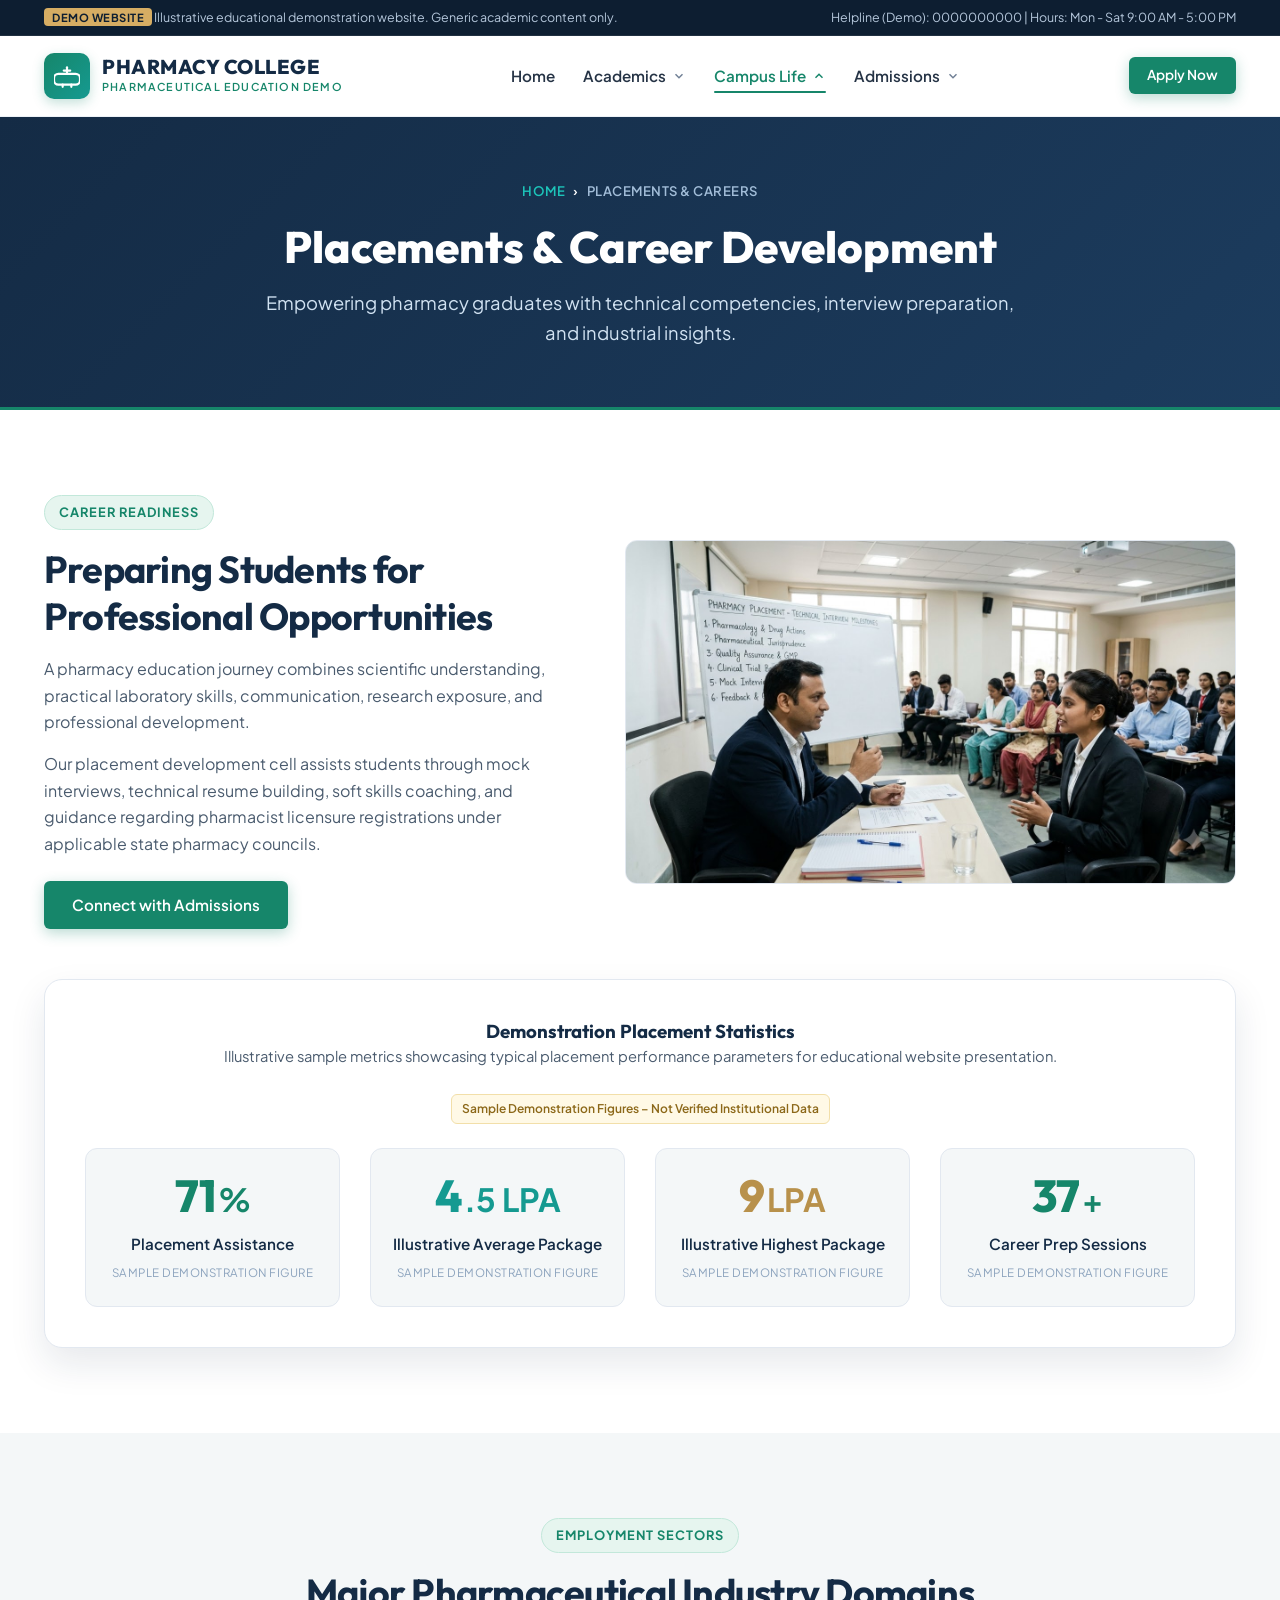
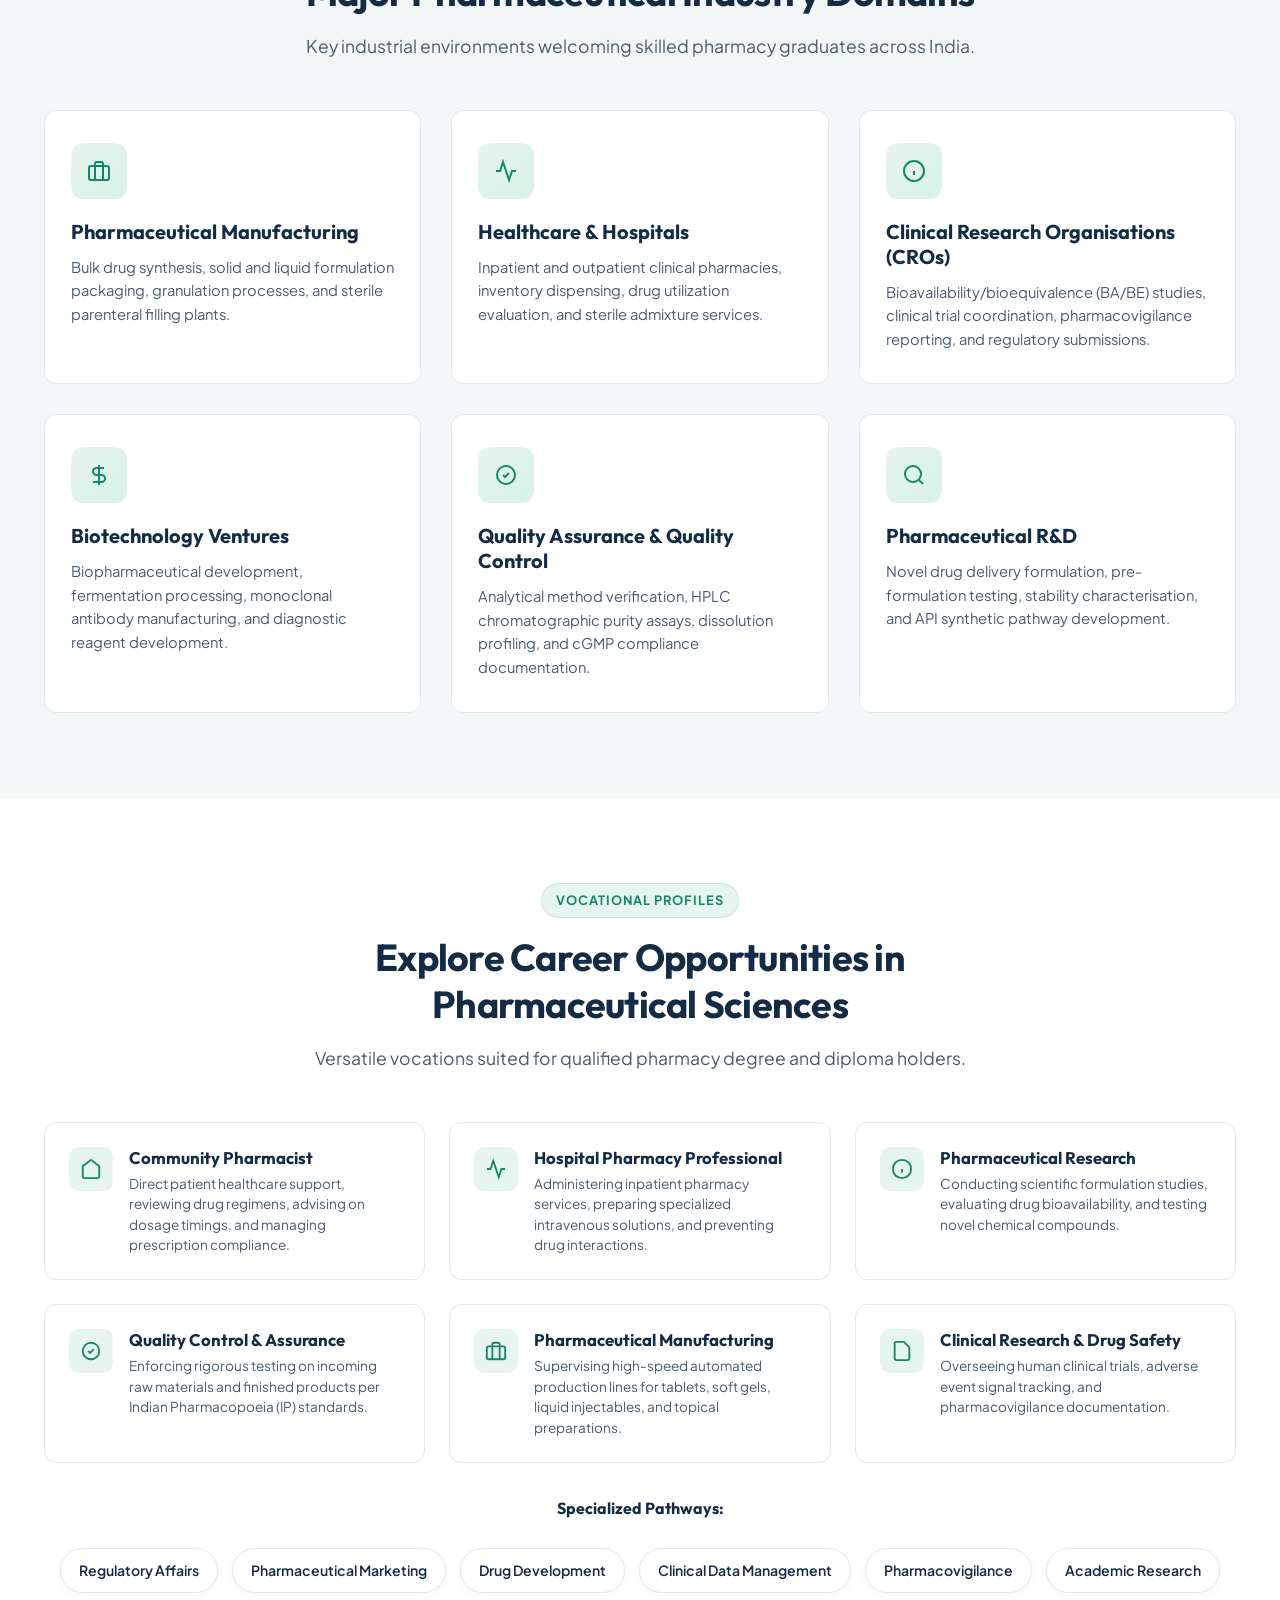
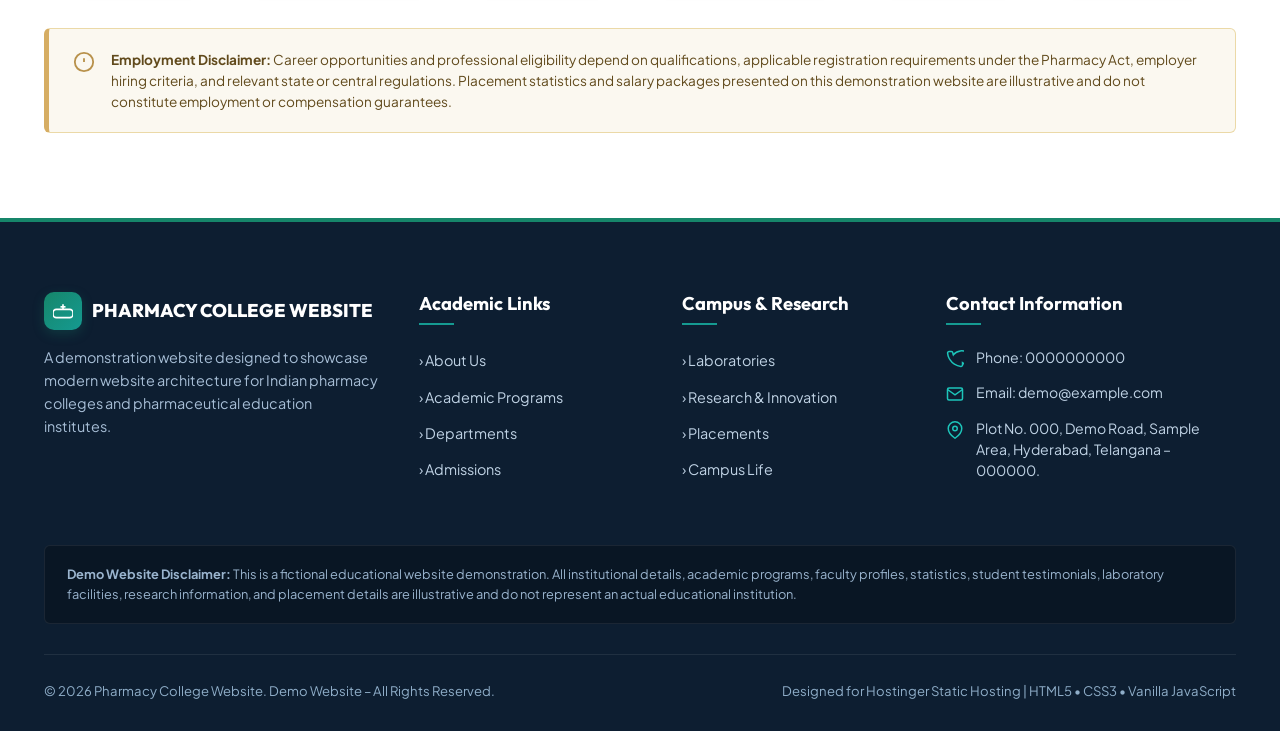
<file: placements.html>
<!DOCTYPE html>
<html lang="en">
<head>
  <meta charset="UTF-8">
  <meta name="viewport" content="width=device-width, initial-scale=1.0">
  <title>Placements &amp; Careers | Pharmacy College Website</title>
  <meta name="description" content="Explore career opportunities and placement development for pharmacy graduates across pharmaceutical manufacturing, clinical research, QA, and healthcare sectors.">
  <meta name="robots" content="index, follow">
  <link rel="stylesheet" href="assets/css/style.css">
  <link rel="stylesheet" href="assets/css/responsive.css">
</head>
<body>

  <!-- Demo Notice Banner -->
  <div class="demo-banner-top">
    <div class="container demo-banner-inner">
      <div>
        <span class="demo-banner-badge">Demo Website</span>
        Illustrative educational demonstration website. Generic academic content only.
      </div>
      <div>Helpline (Demo): 0000000000 | Hours: Mon - Sat 9:00 AM - 5:00 PM</div>
    </div>
  </div>

  <!-- Header & Navigation -->
  <header class="site-header">
    <div class="container nav-container">
      <a href="index.html" class="brand-logo-link" aria-label="Pharmacy College Home">
        <div class="brand-icon-box">
          <svg width="26" height="26" viewBox="0 0 24 24" fill="none" stroke="currentColor" stroke-width="2" stroke-linecap="round" stroke-linejoin="round">
            <path d="M4 10h16a4 4 0 0 1 4 4v2a4 4 0 0 1-4 4H4a4 4 0 0 1-4-4v-2a4 4 0 0 1 4-4z"/>
            <path d="M12 4v6"/><path d="M9 7h6"/><path d="M8 20v2"/><path d="M16 20v2"/>
          </svg>
        </div>
        <div class="brand-text-block">
          <span class="brand-title">PHARMACY COLLEGE</span>
          <span class="brand-subtitle">Pharmaceutical Education Demo</span>
        </div>
      </a>

            <!-- Desktop & Mobile Nav Menu (Clean 4-Item Architecture with Dropdowns) -->
      <nav class="nav-menu" id="primaryNav">
        <a href="index.html" class="nav-link">Home</a>

        <!-- Academics Dropdown -->
        <div class="nav-item-dropdown">
          <button class="dropdown-toggle" aria-expanded="false" aria-haspopup="true">
            <span>Academics</span>
            <svg class="dropdown-chevron" width="14" height="14" viewBox="0 0 24 24" fill="none" stroke="currentColor" stroke-width="2.5"><polyline points="6 9 12 15 18 9"></polyline></svg>
          </button>
          <div class="dropdown-menu">
            <a href="programs.html" class="dropdown-item">
              <span class="dropdown-item-title">Academic Programs</span>
              <span class="dropdown-item-desc">D.Pharm, B.Pharm, M.Pharm, Pharm.D</span>
            </a>
            <a href="departments.html" class="dropdown-item">
              <span class="dropdown-item-title">Pharmacy Departments</span>
              <span class="dropdown-item-desc">8 Specialized Scientific Disciplines</span>
            </a>
            <a href="laboratories.html" class="dropdown-item">
              <span class="dropdown-item-title">Laboratories &amp; Facilities</span>
              <span class="dropdown-item-desc">Formulation, Analysis &amp; Research</span>
            </a>
            <a href="research.html" class="dropdown-item">
              <span class="dropdown-item-title">Research &amp; Innovation</span>
              <span class="dropdown-item-desc">Drug Discovery &amp; Scientific Inquiry</span>
            </a>
          </div>
        </div>

        <!-- Campus Life Dropdown -->
        <div class="nav-item-dropdown">
          <button class="dropdown-toggle" aria-expanded="false" aria-haspopup="true">
            <span>Campus Life</span>
            <svg class="dropdown-chevron" width="14" height="14" viewBox="0 0 24 24" fill="none" stroke="currentColor" stroke-width="2.5"><polyline points="6 9 12 15 18 9"></polyline></svg>
          </button>
          <div class="dropdown-menu">
            <a href="about.html" class="dropdown-item">
              <span class="dropdown-item-title">About Our College</span>
              <span class="dropdown-item-desc">Mission, Vision &amp; Core Values</span>
            </a>
            <a href="campus-life.html" class="dropdown-item">
              <span class="dropdown-item-title">Campus Life &amp; Facilities</span>
              <span class="dropdown-item-desc">Student Activities, Gallery &amp; Events</span>
            </a>
            <a href="placements.html" class="dropdown-item">
              <span class="dropdown-item-title">Placements &amp; Careers</span>
              <span class="dropdown-item-desc">Career Horizons &amp; Industry Sectors</span>
            </a>
          </div>
        </div>

        <!-- Admissions & Contact Dropdown -->
        <div class="nav-item-dropdown">
          <button class="dropdown-toggle" aria-expanded="false" aria-haspopup="true">
            <span>Admissions</span>
            <svg class="dropdown-chevron" width="14" height="14" viewBox="0 0 24 24" fill="none" stroke="currentColor" stroke-width="2.5"><polyline points="6 9 12 15 18 9"></polyline></svg>
          </button>
          <div class="dropdown-menu">
            <a href="admissions.html" class="dropdown-item">
              <span class="dropdown-item-title">Admissions &amp; Eligibility</span>
              <span class="dropdown-item-desc">5-Step Process &amp; Science Criteria</span>
            </a>
            <a href="contact.html" class="dropdown-item">
              <span class="dropdown-item-title">Contact Information Desk</span>
              <span class="dropdown-item-desc">Campus Address, Phone &amp; Hours</span>
            </a>
          </div>
        </div>

        <div class="mobile-only-actions">
          <a href="admissions.html#enquiry" class="btn btn-primary btn-sm">Apply Now</a>
        </div>
      </nav>

      <!-- Header Actions (Clean single CTA button) -->
      <div class="nav-actions">
        <a href="admissions.html#enquiry" class="btn btn-primary btn-sm">Apply Now</a>
      </div>

      <button class="mobile-nav-toggle" aria-label="Toggle Navigation Menu" aria-expanded="false">
        <svg width="24" height="24" viewBox="0 0 24 24" fill="none" stroke="currentColor" stroke-width="2">
          <line x1="3" y1="12" x2="21" y2="12"></line><line x1="3" y1="6" x2="21" y2="6"></line><line x1="3" y1="18" x2="21" y2="18"></line>
        </svg>
      </button>
    </div>
  </header>

  <!-- Page Header Banner -->
  <section class="page-header-banner">
    <div class="container page-header-content">
      <div class="breadcrumbs">
        <a href="index.html">Home</a> &rsaquo; <span class="current">Placements &amp; Careers</span>
      </div>
      <h1 class="page-header-title">Placements &amp; Career Development</h1>
      <p class="page-header-lead">
        Empowering pharmacy graduates with technical competencies, interview preparation, and industrial insights.
      </p>
    </div>
  </section>

  <!-- Section 18: Placement Cell & Demo Stats -->
  <section class="section">
    <div class="container">
      <div class="about-grid">
        <div class="fade-in-up">
          <div class="badge-tag">Career Readiness</div>
          <h2 class="section-title">Preparing Students for Professional Opportunities</h2>
          <p>
            A pharmacy education journey combines scientific understanding, practical laboratory skills, communication, research exposure, and professional development.
          </p>
          <p>
            Our placement development cell assists students through mock interviews, technical resume building, soft skills coaching, and guidance regarding pharmacist licensure registrations under applicable state pharmacy councils.
          </p>
          <div style="margin-top: 24px;">
            <a href="admissions.html#enquiry" class="btn btn-primary">Connect with Admissions</a>
          </div>
        </div>

        <div class="fade-in-up">
          <div class="image-placeholder-container ratio-16-9" data-filename="placements-career.jpeg">
            <img src="images/placements-career.jpeg" alt="Campus Placement Preparation and Career Guidance Training" class="responsive-img" loading="lazy" onerror="this.classList.add('img-fallback-hidden');">
            <div class="placeholder-fallback">
              <div class="placeholder-badge">Placement Visual</div>
              <div class="placeholder-icon">
                <svg width="22" height="22" viewBox="0 0 24 24" fill="none" stroke="currentColor" stroke-width="2"><path d="M16 21v-2a4 4 0 0 0-4-4H5a4 4 0 0 0-4 4v2"></path><circle cx="8.5" cy="7" r="4"></circle></svg>
              </div>
              <div class="placeholder-title">placements-career.jpeg</div>
              <div class="placeholder-specs">16:9 Landscape • 1920 × 1080 px</div>
            </div>
          </div>
        </div>
      </div>

      <!-- Fictional Sample Placement Stats -->
      <div class="form-wrapper-box" style="margin-top: 50px;">
        <div style="text-align: center; margin-bottom: 24px;">
          <h3>Demonstration Placement Statistics</h3>
          <p style="font-size: 0.92rem; color: var(--body-text);">
            Illustrative sample metrics showcasing typical placement performance parameters for educational website presentation.
          </p>
          <span class="demo-disclaimer-pill">Sample Demonstration Figures – Not Verified Institutional Data</span>
        </div>

        <div class="stats-grid">
          <div class="stat-card" style="background: var(--light-grey); color: var(--primary-navy); border-color: var(--border-color);">
            <div class="stat-number-wrapper">
              <span class="stat-number" style="color: var(--medical-green);" data-target="95">0</span>
              <span class="stat-suffix" style="color: var(--medical-green);">%</span>
            </div>
            <div class="stat-label" style="color: var(--primary-navy);">Placement Assistance</div>
            <div class="stat-demo-note">Sample demonstration figure</div>
          </div>

          <div class="stat-card" style="background: var(--light-grey); color: var(--primary-navy); border-color: var(--border-color);">
            <div class="stat-number-wrapper">
              <span class="stat-number" style="color: var(--teal);" data-target="6">0</span>
              <span class="stat-suffix" style="color: var(--teal);">.5 LPA</span>
            </div>
            <div class="stat-label" style="color: var(--primary-navy);">Illustrative Average Package</div>
            <div class="stat-demo-note">Sample demonstration figure</div>
          </div>

          <div class="stat-card" style="background: var(--light-grey); color: var(--primary-navy); border-color: var(--border-color);">
            <div class="stat-number-wrapper">
              <span class="stat-number" style="color: var(--accent-gold-dark);" data-target="12">0</span>
              <span class="stat-suffix" style="color: var(--accent-gold-dark);"> LPA</span>
            </div>
            <div class="stat-label" style="color: var(--primary-navy);">Illustrative Highest Package</div>
            <div class="stat-demo-note">Sample demonstration figure</div>
          </div>

          <div class="stat-card" style="background: var(--light-grey); color: var(--primary-navy); border-color: var(--border-color);">
            <div class="stat-number-wrapper">
              <span class="stat-number" style="color: var(--medical-green);" data-target="50">0</span>
              <span class="stat-suffix" style="color: var(--medical-green);">+</span>
            </div>
            <div class="stat-label" style="color: var(--primary-navy);">Career Prep Sessions</div>
            <div class="stat-demo-note">Sample demonstration figure</div>
          </div>
        </div>
      </div>
    </div>
  </section>

  <!-- Industry Sectors Section -->
  <section class="section section-alt">
    <div class="container">
      <div class="section-header">
        <div class="badge-tag">Employment Sectors</div>
        <h2 class="section-title">Major Pharmaceutical Industry Domains</h2>
        <p class="section-subtitle">
          Key industrial environments welcoming skilled pharmacy graduates across India.
        </p>
      </div>

      <div class="features-grid">
        <div class="feature-box fade-in-up">
          <div class="feature-icon-wrapper">
            <svg width="24" height="24" viewBox="0 0 24 24" fill="none" stroke="currentColor" stroke-width="2"><rect x="2" y="7" width="20" height="14" rx="2" ry="2"></rect><path d="M16 21V5a2 2 0 0 0-2-2h-4a2 2 0 0 0-2 2v16"></path></svg>
          </div>
          <h3>Pharmaceutical Manufacturing</h3>
          <p>Bulk drug synthesis, solid and liquid formulation packaging, granulation processes, and sterile parenteral filling plants.</p>
        </div>

        <div class="feature-box fade-in-up">
          <div class="feature-icon-wrapper">
            <svg width="24" height="24" viewBox="0 0 24 24" fill="none" stroke="currentColor" stroke-width="2"><path d="M22 12h-4l-3 9L9 3l-3 9H2"></path></svg>
          </div>
          <h3>Healthcare &amp; Hospitals</h3>
          <p>Inpatient and outpatient clinical pharmacies, inventory dispensing, drug utilization evaluation, and sterile admixture services.</p>
        </div>

        <div class="feature-box fade-in-up">
          <div class="feature-icon-wrapper">
            <svg width="24" height="24" viewBox="0 0 24 24" fill="none" stroke="currentColor" stroke-width="2"><circle cx="12" cy="12" r="10"></circle><line x1="12" y1="16" x2="12" y2="12"></line></svg>
          </div>
          <h3>Clinical Research Organisations (CROs)</h3>
          <p>Bioavailability/bioequivalence (BA/BE) studies, clinical trial coordination, pharmacovigilance reporting, and regulatory submissions.</p>
        </div>

        <div class="feature-box fade-in-up">
          <div class="feature-icon-wrapper">
            <svg width="24" height="24" viewBox="0 0 24 24" fill="none" stroke="currentColor" stroke-width="2"><path d="M12 2v20M17 5H9.5a3.5 3.5 0 0 0 0 7h5a3.5 3.5 0 0 1 0 7H6"/></svg>
          </div>
          <h3>Biotechnology Ventures</h3>
          <p>Biopharmaceutical development, fermentation processing, monoclonal antibody manufacturing, and diagnostic reagent development.</p>
        </div>

        <div class="feature-box fade-in-up">
          <div class="feature-icon-wrapper">
            <svg width="24" height="24" viewBox="0 0 24 24" fill="none" stroke="currentColor" stroke-width="2"><path d="M9 12l2 2 4-4m6 2a9 9 0 11-18 0 9 9 0 0118 0z"></path></svg>
          </div>
          <h3>Quality Assurance &amp; Quality Control</h3>
          <p>Analytical method verification, HPLC chromatographic purity assays, dissolution profiling, and cGMP compliance documentation.</p>
        </div>

        <div class="feature-box fade-in-up">
          <div class="feature-icon-wrapper">
            <svg width="24" height="24" viewBox="0 0 24 24" fill="none" stroke="currentColor" stroke-width="2"><circle cx="11" cy="11" r="8"></circle><line x1="21" y1="21" x2="16.65" y2="16.65"></line></svg>
          </div>
          <h3>Pharmaceutical R&amp;D</h3>
          <p>Novel drug delivery formulation, pre-formulation testing, stability characterisation, and API synthetic pathway development.</p>
        </div>
      </div>
    </div>
  </section>

  <!-- Section 17: Career Opportunities Cards -->
  <section class="section">
    <div class="container">
      <div class="section-header">
        <div class="badge-tag">Vocational Profiles</div>
        <h2 class="section-title">Explore Career Opportunities in Pharmaceutical Sciences</h2>
        <p class="section-subtitle">
          Versatile vocations suited for qualified pharmacy degree and diploma holders.
        </p>
      </div>

      <div class="careers-grid">
        <div class="career-card fade-in-up">
          <div class="career-icon">
            <svg width="22" height="22" viewBox="0 0 24 24" fill="none" stroke="currentColor" stroke-width="2"><path d="M3 9l9-7 9 7v11a2 2 0 0 1-2 2H5a2 2 0 0 1-2-2z"></path></svg>
          </div>
          <div class="career-content">
            <h3>Community Pharmacist</h3>
            <p>Direct patient healthcare support, reviewing drug regimens, advising on dosage timings, and managing prescription compliance.</p>
          </div>
        </div>

        <div class="career-card fade-in-up">
          <div class="career-icon">
            <svg width="22" height="22" viewBox="0 0 24 24" fill="none" stroke="currentColor" stroke-width="2"><path d="M22 12h-4l-3 9L9 3l-3 9H2"></path></svg>
          </div>
          <div class="career-content">
            <h3>Hospital Pharmacy Professional</h3>
            <p>Administering inpatient pharmacy services, preparing specialized intravenous solutions, and preventing drug interactions.</p>
          </div>
        </div>

        <div class="career-card fade-in-up">
          <div class="career-icon">
            <svg width="22" height="22" viewBox="0 0 24 24" fill="none" stroke="currentColor" stroke-width="2"><circle cx="12" cy="12" r="10"></circle><line x1="12" y1="16" x2="12" y2="12"></line></svg>
          </div>
          <div class="career-content">
            <h3>Pharmaceutical Research</h3>
            <p>Conducting scientific formulation studies, evaluating drug bioavailability, and testing novel chemical compounds.</p>
          </div>
        </div>

        <div class="career-card fade-in-up">
          <div class="career-icon">
            <svg width="22" height="22" viewBox="0 0 24 24" fill="none" stroke="currentColor" stroke-width="2"><path d="M9 12l2 2 4-4m6 2a9 9 0 11-18 0 9 9 0 0118 0z"></path></svg>
          </div>
          <div class="career-content">
            <h3>Quality Control &amp; Assurance</h3>
            <p>Enforcing rigorous testing on incoming raw materials and finished products per Indian Pharmacopoeia (IP) standards.</p>
          </div>
        </div>

        <div class="career-card fade-in-up">
          <div class="career-icon">
            <svg width="22" height="22" viewBox="0 0 24 24" fill="none" stroke="currentColor" stroke-width="2"><rect x="2" y="7" width="20" height="14" rx="2" ry="2"></rect><path d="M16 21V5a2 2 0 0 0-2-2h-4a2 2 0 0 0-2 2v16"></path></svg>
          </div>
          <div class="career-content">
            <h3>Pharmaceutical Manufacturing</h3>
            <p>Supervising high-speed automated production lines for tablets, soft gels, liquid injectables, and topical preparations.</p>
          </div>
        </div>

        <div class="career-card fade-in-up">
          <div class="career-icon">
            <svg width="22" height="22" viewBox="0 0 24 24" fill="none" stroke="currentColor" stroke-width="2"><path d="M14 2H6a2 2 0 0 0-2 2v16a2 2 0 0 0 2 2h12a2 2 0 0 0 2-2V8z"></path></svg>
          </div>
          <div class="career-content">
            <h3>Clinical Research &amp; Drug Safety</h3>
            <p>Overseeing human clinical trials, adverse event signal tracking, and pharmacovigilance documentation.</p>
          </div>
        </div>
      </div>

      <!-- Additional Pathways -->
      <div style="margin-top: 35px; text-align: center;">
        <h4 style="font-size: 1rem; color: var(--primary-navy); margin-bottom: 14px;">Specialized Pathways:</h4>
        <div class="industry-sectors-wrap">
          <span class="sector-pill">Regulatory Affairs</span>
          <span class="sector-pill">Pharmaceutical Marketing</span>
          <span class="sector-pill">Drug Development</span>
          <span class="sector-pill">Clinical Data Management</span>
          <span class="sector-pill">Pharmacovigilance</span>
          <span class="sector-pill">Academic Research</span>
        </div>
      </div>

      <div class="regulatory-disclaimer-box" style="margin-top: 35px;">
        <svg width="22" height="22" viewBox="0 0 24 24" fill="none" stroke="currentColor" stroke-width="2"><circle cx="12" cy="12" r="10"></circle><line x1="12" y1="8" x2="12" y2="12"></line><line x1="12" y1="16" x2="12.01" y2="16"></line></svg>
        <p>
          <strong>Employment Disclaimer:</strong> Career opportunities and professional eligibility depend on qualifications, applicable registration requirements under the Pharmacy Act, employer hiring criteria, and relevant state or central regulations. Placement statistics and salary packages presented on this demonstration website are illustrative and do not constitute employment or compensation guarantees.
        </p>
      </div>
    </div>
  </section>

  <!-- Footer -->
  <footer class="site-footer">
    <div class="container">
      <div class="footer-grid">
        <div class="footer-col">
          <div style="display: flex; align-items: center; gap: 10px; margin-bottom: 14px;">
            <div class="brand-icon-box" style="width: 38px; height: 38px;">
              <svg width="20" height="20" viewBox="0 0 24 24" fill="none" stroke="currentColor" stroke-width="2"><path d="M4 10h16a4 4 0 0 1 4 4v2a4 4 0 0 1-4 4H4a4 4 0 0 1-4-4v-2a4 4 0 0 1 4-4z"/><path d="M12 4v6"/><path d="M9 7h6"/></svg>
            </div>
            <span style="font-family: var(--font-heading); font-weight: 800; font-size: 1.15rem; color: var(--white);">
              PHARMACY COLLEGE WEBSITE
            </span>
          </div>
          <p class="footer-brand-desc">
            A demonstration website designed to showcase modern website architecture for Indian pharmacy colleges and pharmaceutical education institutes.
          </p>
        </div>

        <div class="footer-col">
          <h4>Academic Links</h4>
          <ul class="footer-links-list">
            <li><a href="about.html">&rsaquo; About Us</a></li>
            <li><a href="programs.html">&rsaquo; Academic Programs</a></li>
            <li><a href="departments.html">&rsaquo; Departments</a></li>
            <li><a href="admissions.html">&rsaquo; Admissions</a></li>
          </ul>
        </div>

        <div class="footer-col">
          <h4>Campus &amp; Research</h4>
          <ul class="footer-links-list">
            <li><a href="laboratories.html">&rsaquo; Laboratories</a></li>
            <li><a href="research.html">&rsaquo; Research &amp; Innovation</a></li>
            <li><a href="placements.html">&rsaquo; Placements</a></li>
            <li><a href="campus-life.html">&rsaquo; Campus Life</a></li>
          </ul>
        </div>

        <div class="footer-col">
          <h4>Contact Information</h4>
          <div class="footer-contact-item">
            <svg width="18" height="18" viewBox="0 0 24 24" fill="none" stroke="currentColor" stroke-width="2"><path d="M22 16.92v3a2 2 0 0 1-2.18 2 19.79 19.79 0 0 1-8.63-3.07 19.5 19.5 0 0 1-6-6 19.79 19.79 0 0 1-3.07-8.67A2 2 0 0 1 4.11 2h3a2 2 0 0 1 2 1.72 12.84 12.84 0 0 0 .7 2.81 2 2 0 0 1 22 16.92z"></path></svg>
            <span>Phone: 0000000000</span>
          </div>
          <div class="footer-contact-item">
            <svg width="18" height="18" viewBox="0 0 24 24" fill="none" stroke="currentColor" stroke-width="2"><path d="M4 4h16c1.1 0 2 .9 2 2v12c0 1.1-.9 2-2 2H4c-1.1 0-2-.9-2-2V6c0-1.1.9-2 2-2z"></path><polyline points="22,6 12,13 2,6"></polyline></svg>
            <span>Email: demo@example.com</span>
          </div>
          <div class="footer-contact-item">
            <svg width="18" height="18" viewBox="0 0 24 24" fill="none" stroke="currentColor" stroke-width="2"><path d="M21 10c0 7-9 13-9 13s-9-6-9-13a9 9 0 0 1 18 0z"></path><circle cx="12" cy="10" r="3"></circle></svg>
            <span>Plot No. 000, Demo Road, Sample Area, Hyderabad, Telangana – 000000.</span>
          </div>
        </div>
      </div>

      <div class="footer-disclaimer-box">
        <strong>Demo Website Disclaimer:</strong> This is a fictional educational website demonstration. All institutional details, academic programs, faculty profiles, statistics, student testimonials, laboratory facilities, research information, and placement details are illustrative and do not represent an actual educational institution.
      </div>

      <div class="footer-bottom">
        <div>&copy; 2026 Pharmacy College Website. Demo Website – All Rights Reserved.</div>
        <div>Designed for Hostinger Static Hosting | HTML5 • CSS3 • Vanilla JavaScript</div>
      </div>
    </div>
  </footer>

  <button id="backToTopBtn" class="back-to-top" aria-label="Back to Top">
    <svg width="20" height="20" viewBox="0 0 24 24" fill="none" stroke="currentColor" stroke-width="2.5"><polyline points="18 15 12 9 6 15"></polyline></svg>
  </button>
  <script src="assets/js/script.js"></script>
</body>
</html>
</file>
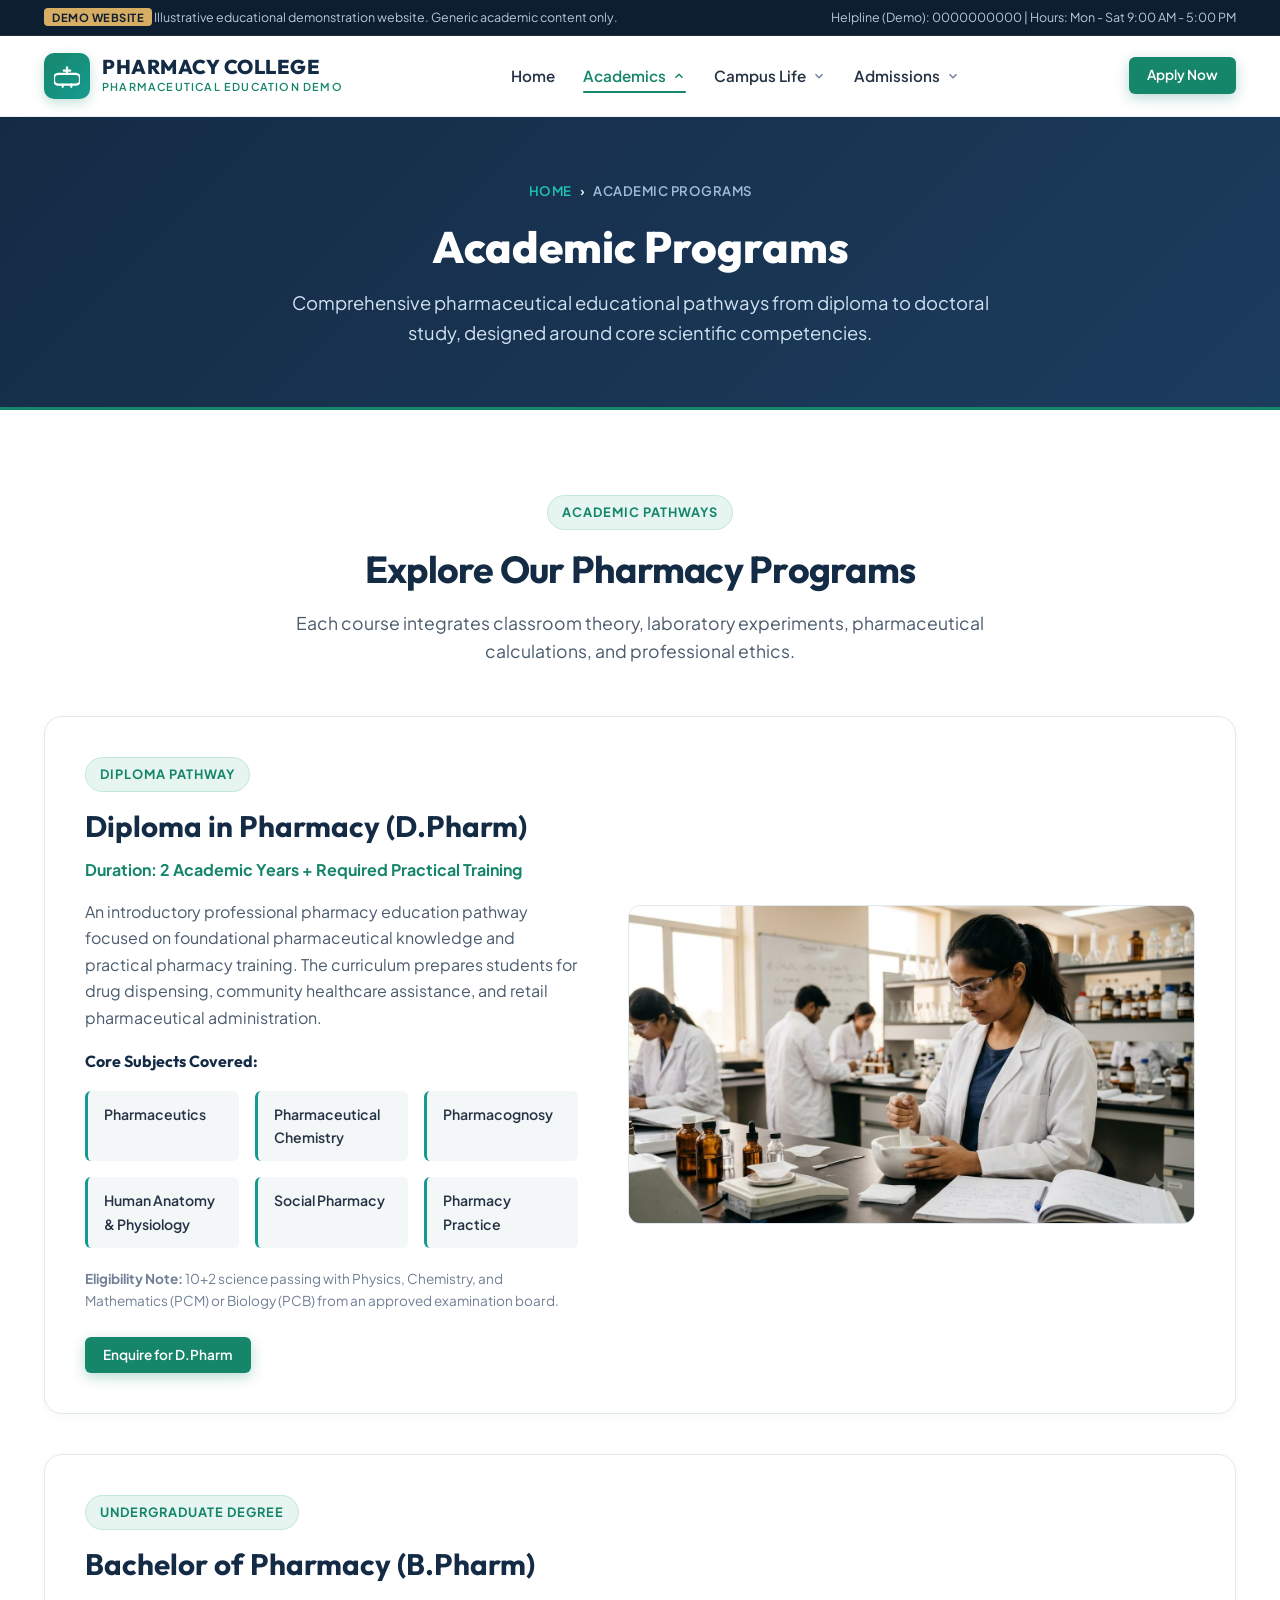
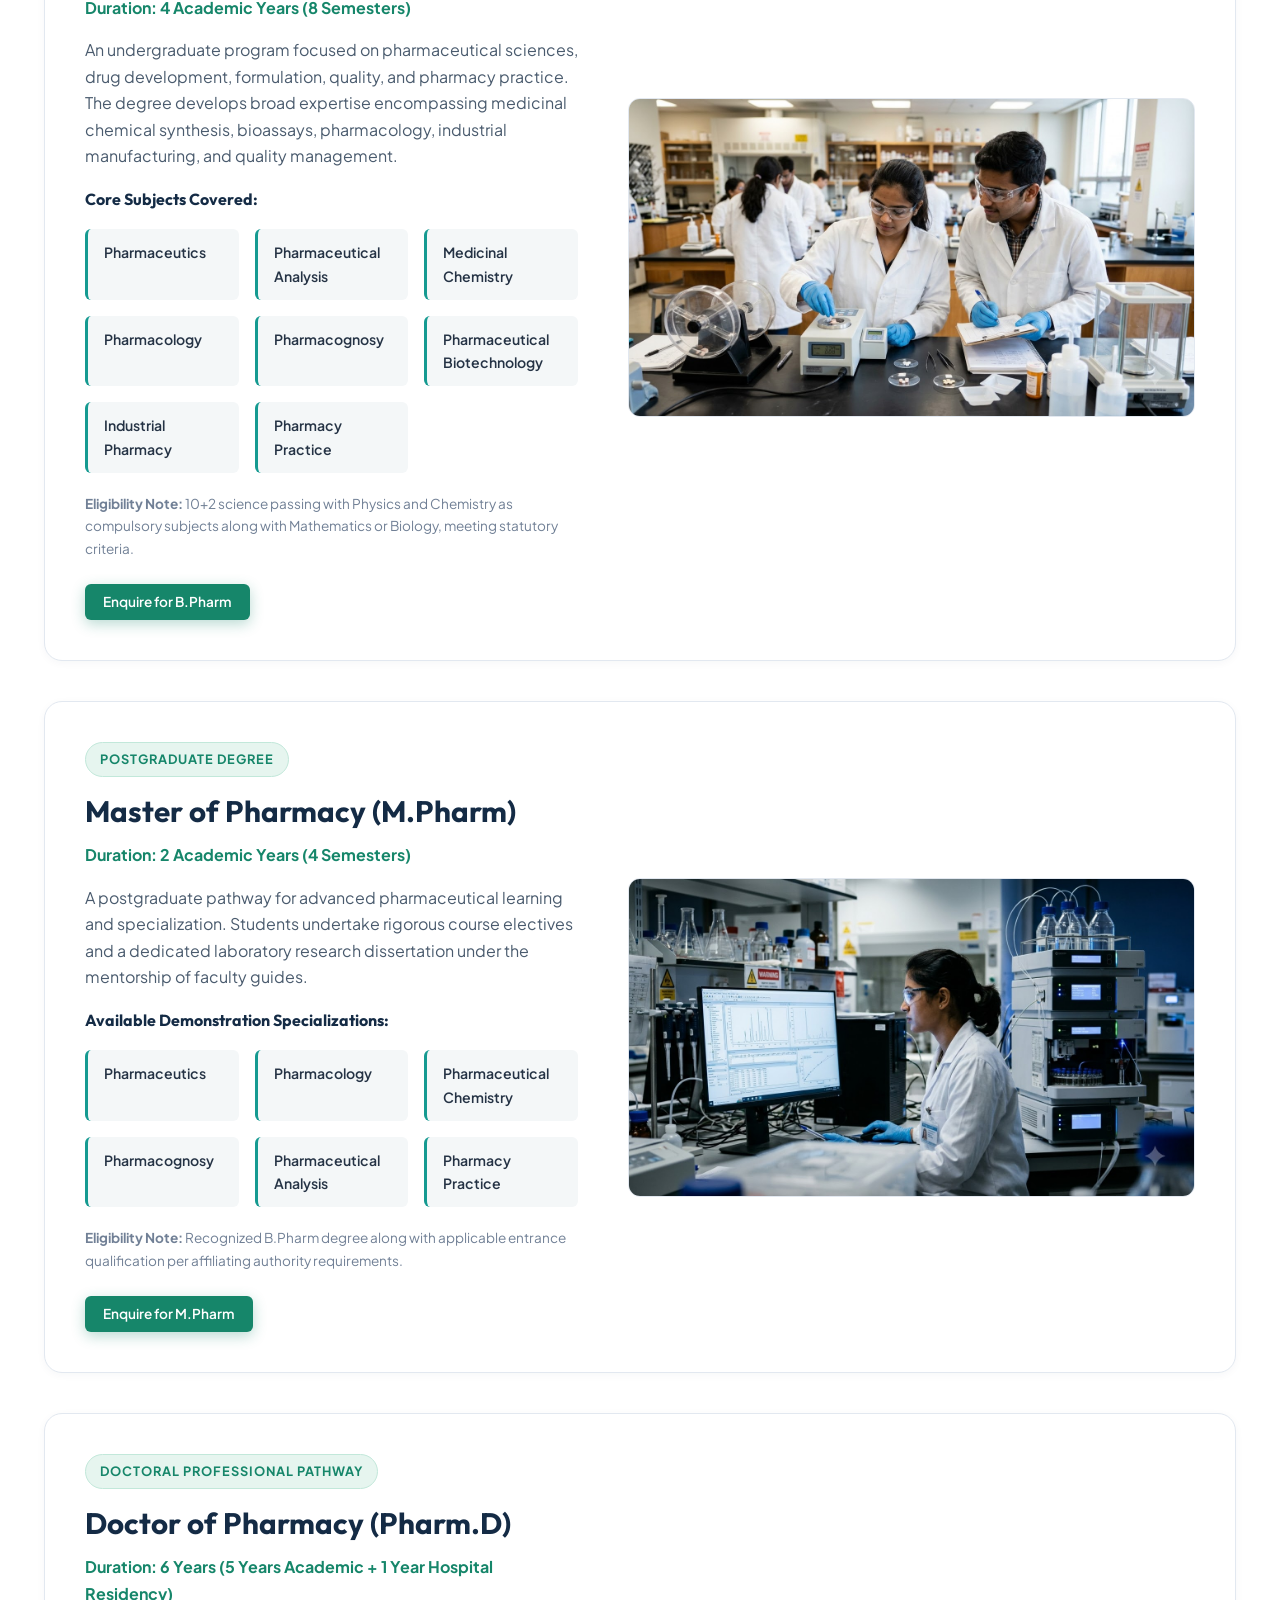
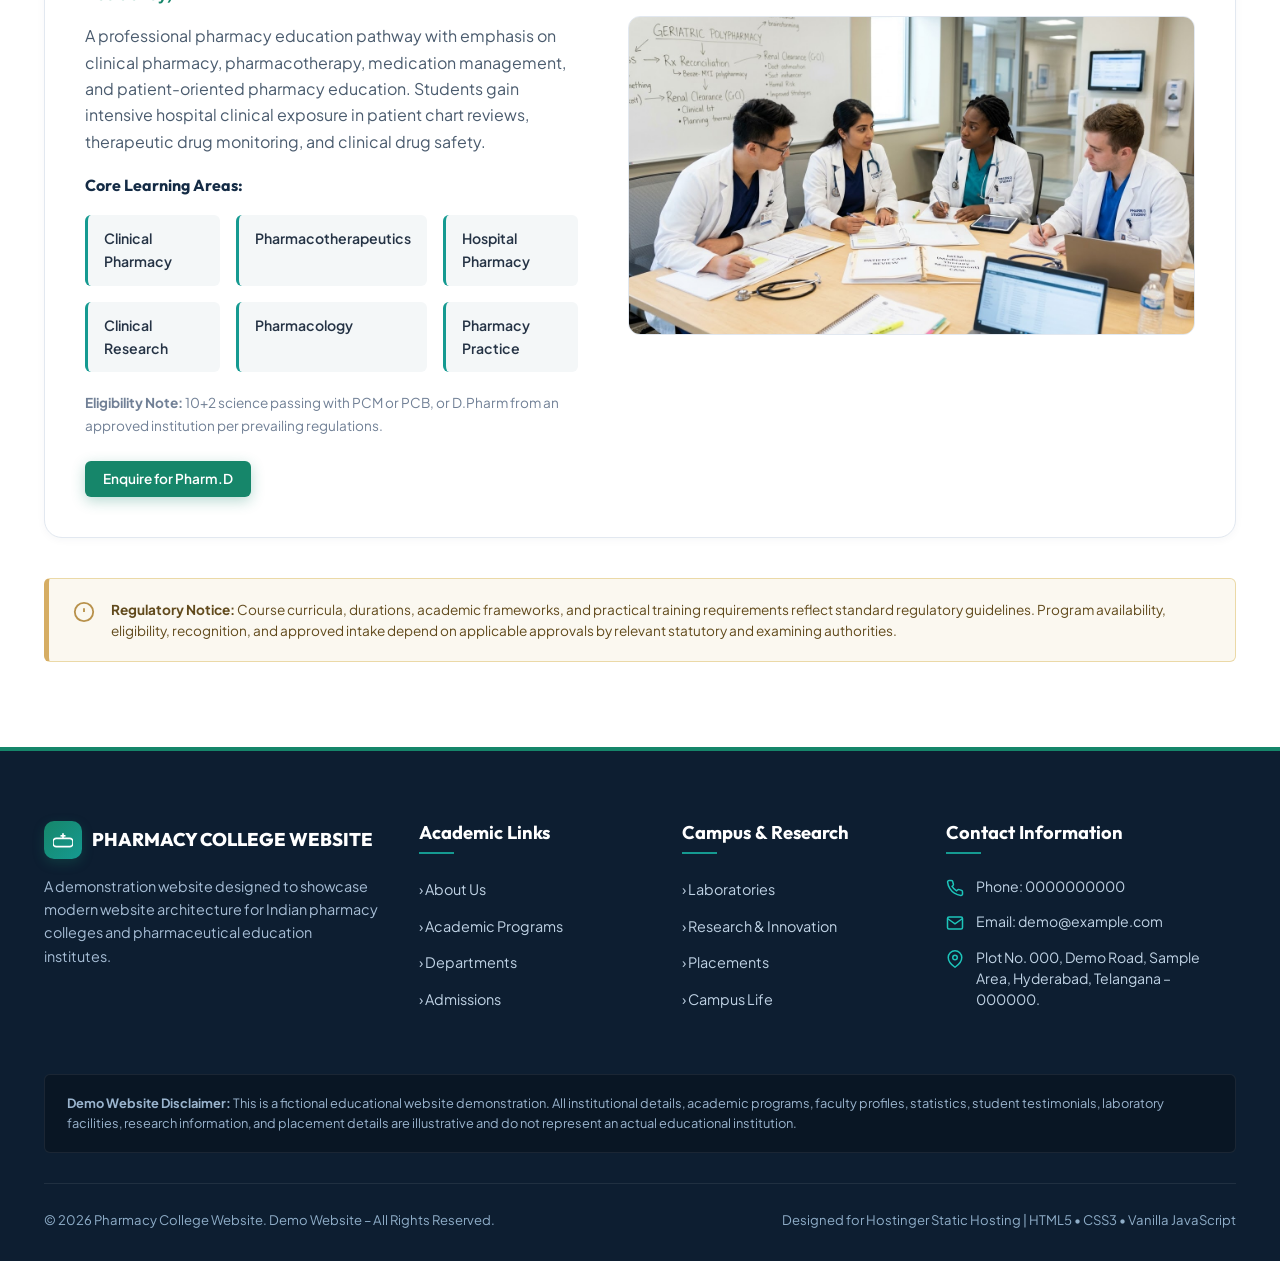
<file: programs.html>
<!DOCTYPE html>
<html lang="en">
<head>
  <meta charset="UTF-8">
  <meta name="viewport" content="width=device-width, initial-scale=1.0">
  <title>Academic Programs | Pharmacy College Website</title>
  <meta name="description" content="Explore D.Pharm, B.Pharm, M.Pharm, and Pharm.D pharmacy education programs in India. Comprehensive curricula, durations, subjects, and eligibility overviews.">
  <meta name="robots" content="index, follow">
  <link rel="stylesheet" href="assets/css/style.css">
  <link rel="stylesheet" href="assets/css/responsive.css">
</head>
<body>

  <!-- Demo Notice Banner -->
  <div class="demo-banner-top">
    <div class="container demo-banner-inner">
      <div>
        <span class="demo-banner-badge">Demo Website</span>
        Illustrative educational demonstration website. Generic academic content only.
      </div>
      <div>Helpline (Demo): 0000000000 | Hours: Mon - Sat 9:00 AM - 5:00 PM</div>
    </div>
  </div>

  <!-- Header & Navigation -->
  <header class="site-header">
    <div class="container nav-container">
      <a href="index.html" class="brand-logo-link" aria-label="Pharmacy College Home">
        <div class="brand-icon-box">
          <svg width="26" height="26" viewBox="0 0 24 24" fill="none" stroke="currentColor" stroke-width="2" stroke-linecap="round" stroke-linejoin="round">
            <path d="M4 10h16a4 4 0 0 1 4 4v2a4 4 0 0 1-4 4H4a4 4 0 0 1-4-4v-2a4 4 0 0 1 4-4z"/>
            <path d="M12 4v6"/><path d="M9 7h6"/><path d="M8 20v2"/><path d="M16 20v2"/>
          </svg>
        </div>
        <div class="brand-text-block">
          <span class="brand-title">PHARMACY COLLEGE</span>
          <span class="brand-subtitle">Pharmaceutical Education Demo</span>
        </div>
      </a>

            <!-- Desktop & Mobile Nav Menu (Clean 4-Item Architecture with Dropdowns) -->
      <nav class="nav-menu" id="primaryNav">
        <a href="index.html" class="nav-link">Home</a>

        <!-- Academics Dropdown -->
        <div class="nav-item-dropdown">
          <button class="dropdown-toggle" aria-expanded="false" aria-haspopup="true">
            <span>Academics</span>
            <svg class="dropdown-chevron" width="14" height="14" viewBox="0 0 24 24" fill="none" stroke="currentColor" stroke-width="2.5"><polyline points="6 9 12 15 18 9"></polyline></svg>
          </button>
          <div class="dropdown-menu">
            <a href="programs.html" class="dropdown-item">
              <span class="dropdown-item-title">Academic Programs</span>
              <span class="dropdown-item-desc">D.Pharm, B.Pharm, M.Pharm, Pharm.D</span>
            </a>
            <a href="departments.html" class="dropdown-item">
              <span class="dropdown-item-title">Pharmacy Departments</span>
              <span class="dropdown-item-desc">8 Specialized Scientific Disciplines</span>
            </a>
            <a href="laboratories.html" class="dropdown-item">
              <span class="dropdown-item-title">Laboratories &amp; Facilities</span>
              <span class="dropdown-item-desc">Formulation, Analysis &amp; Research</span>
            </a>
            <a href="research.html" class="dropdown-item">
              <span class="dropdown-item-title">Research &amp; Innovation</span>
              <span class="dropdown-item-desc">Drug Discovery &amp; Scientific Inquiry</span>
            </a>
          </div>
        </div>

        <!-- Campus Life Dropdown -->
        <div class="nav-item-dropdown">
          <button class="dropdown-toggle" aria-expanded="false" aria-haspopup="true">
            <span>Campus Life</span>
            <svg class="dropdown-chevron" width="14" height="14" viewBox="0 0 24 24" fill="none" stroke="currentColor" stroke-width="2.5"><polyline points="6 9 12 15 18 9"></polyline></svg>
          </button>
          <div class="dropdown-menu">
            <a href="about.html" class="dropdown-item">
              <span class="dropdown-item-title">About Our College</span>
              <span class="dropdown-item-desc">Mission, Vision &amp; Core Values</span>
            </a>
            <a href="campus-life.html" class="dropdown-item">
              <span class="dropdown-item-title">Campus Life &amp; Facilities</span>
              <span class="dropdown-item-desc">Student Activities, Gallery &amp; Events</span>
            </a>
            <a href="placements.html" class="dropdown-item">
              <span class="dropdown-item-title">Placements &amp; Careers</span>
              <span class="dropdown-item-desc">Career Horizons &amp; Industry Sectors</span>
            </a>
          </div>
        </div>

        <!-- Admissions & Contact Dropdown -->
        <div class="nav-item-dropdown">
          <button class="dropdown-toggle" aria-expanded="false" aria-haspopup="true">
            <span>Admissions</span>
            <svg class="dropdown-chevron" width="14" height="14" viewBox="0 0 24 24" fill="none" stroke="currentColor" stroke-width="2.5"><polyline points="6 9 12 15 18 9"></polyline></svg>
          </button>
          <div class="dropdown-menu">
            <a href="admissions.html" class="dropdown-item">
              <span class="dropdown-item-title">Admissions &amp; Eligibility</span>
              <span class="dropdown-item-desc">5-Step Process &amp; Science Criteria</span>
            </a>
            <a href="contact.html" class="dropdown-item">
              <span class="dropdown-item-title">Contact Information Desk</span>
              <span class="dropdown-item-desc">Campus Address, Phone &amp; Hours</span>
            </a>
          </div>
        </div>

        <div class="mobile-only-actions">
          <a href="admissions.html#enquiry" class="btn btn-primary btn-sm">Apply Now</a>
        </div>
      </nav>

      <!-- Header Actions (Clean single CTA button) -->
      <div class="nav-actions">
        <a href="admissions.html#enquiry" class="btn btn-primary btn-sm">Apply Now</a>
      </div>

      <button class="mobile-nav-toggle" aria-label="Toggle Navigation Menu" aria-expanded="false">
        <svg width="24" height="24" viewBox="0 0 24 24" fill="none" stroke="currentColor" stroke-width="2">
          <line x1="3" y1="12" x2="21" y2="12"></line><line x1="3" y1="6" x2="21" y2="6"></line><line x1="3" y1="18" x2="21" y2="18"></line>
        </svg>
      </button>
    </div>
  </header>

  <!-- Page Header Banner -->
  <section class="page-header-banner">
    <div class="container page-header-content">
      <div class="breadcrumbs">
        <a href="index.html">Home</a> &rsaquo; <span class="current">Academic Programs</span>
      </div>
      <h1 class="page-header-title">Academic Programs</h1>
      <p class="page-header-lead">
        Comprehensive pharmaceutical educational pathways from diploma to doctoral study, designed around core scientific competencies.
      </p>
    </div>
  </section>

  <!-- Section 8 Detailed Programs -->
  <section class="section">
    <div class="container">
      <div class="section-header">
        <div class="badge-tag">Academic Pathways</div>
        <h2 class="section-title">Explore Our Pharmacy Programs</h2>
        <p class="section-subtitle">
          Each course integrates classroom theory, laboratory experiments, pharmaceutical calculations, and professional ethics.
        </p>
      </div>

      <!-- PROGRAM 1: D.PHARM -->
      <div class="program-detail-card fade-in-up" id="dpharm">
        <div class="about-grid">
          <div>
            <div class="badge-tag">Diploma Pathway</div>
            <h2 style="font-size: 1.85rem; margin-bottom: 12px; color: var(--primary-navy);">Diploma in Pharmacy (D.Pharm)</h2>
            <div style="font-weight: 700; color: var(--medical-green); margin-bottom: 16px;">
              Duration: 2 Academic Years + Required Practical Training
            </div>
            <p>
              An introductory professional pharmacy education pathway focused on foundational pharmaceutical knowledge and practical pharmacy training. The curriculum prepares students for drug dispensing, community healthcare assistance, and retail pharmaceutical administration.
            </p>
            <h4 style="margin: 20px 0 10px 0; font-size: 1rem;">Core Subjects Covered:</h4>
            <div class="curriculum-grid">
              <div class="curriculum-item">Pharmaceutics</div>
              <div class="curriculum-item">Pharmaceutical Chemistry</div>
              <div class="curriculum-item">Pharmacognosy</div>
              <div class="curriculum-item">Human Anatomy &amp; Physiology</div>
              <div class="curriculum-item">Social Pharmacy</div>
              <div class="curriculum-item">Pharmacy Practice</div>
            </div>
            <p style="font-size: 0.85rem; color: var(--muted-text); margin-top: 15px;">
              <strong>Eligibility Note:</strong> 10+2 science passing with Physics, Chemistry, and Mathematics (PCM) or Biology (PCB) from an approved examination board.
            </p>
            <div style="margin-top: 24px;">
              <a href="admissions.html#enquiry" class="btn btn-primary btn-sm">Enquire for D.Pharm</a>
            </div>
          </div>

          <div>
            <div class="image-placeholder-container ratio-16-9" data-filename="program-dpharm.jpeg">
              <img src="images/program-dpharm.jpeg" alt="D.Pharm students learning pharmaceutical formulation techniques" class="responsive-img" loading="lazy" onerror="this.classList.add('img-fallback-hidden');">
              <div class="placeholder-fallback">
                <div class="placeholder-badge">Program Visual</div>
                <div class="placeholder-icon">
                  <svg width="22" height="22" viewBox="0 0 24 24" fill="none" stroke="currentColor" stroke-width="2"><path d="M4 19.5A2.5 2.5 0 0 1 6.5 17H20"></path><path d="M6.5 2H20v20H6.5A2.5 2.5 0 0 1 4 19.5v-15A2.5 2.5 0 0 1 6.5 2z"></path></svg>
                </div>
                <div class="placeholder-title">program-dpharm.jpeg</div>
                <div class="placeholder-specs">16:9 Landscape • 1920 × 1080 px</div>
              </div>
            </div>
          </div>
        </div>
      </div>

      <!-- PROGRAM 2: B.PHARM -->
      <div class="program-detail-card fade-in-up" id="bpharm">
        <div class="about-grid">
          <div>
            <div class="badge-tag">Undergraduate Degree</div>
            <h2 style="font-size: 1.85rem; margin-bottom: 12px; color: var(--primary-navy);">Bachelor of Pharmacy (B.Pharm)</h2>
            <div style="font-weight: 700; color: var(--medical-green); margin-bottom: 16px;">
              Duration: 4 Academic Years (8 Semesters)
            </div>
            <p>
              An undergraduate program focused on pharmaceutical sciences, drug development, formulation, quality, and pharmacy practice. The degree develops broad expertise encompassing medicinal chemical synthesis, bioassays, pharmacology, industrial manufacturing, and quality management.
            </p>
            <h4 style="margin: 20px 0 10px 0; font-size: 1rem;">Core Subjects Covered:</h4>
            <div class="curriculum-grid">
              <div class="curriculum-item">Pharmaceutics</div>
              <div class="curriculum-item">Pharmaceutical Analysis</div>
              <div class="curriculum-item">Medicinal Chemistry</div>
              <div class="curriculum-item">Pharmacology</div>
              <div class="curriculum-item">Pharmacognosy</div>
              <div class="curriculum-item">Pharmaceutical Biotechnology</div>
              <div class="curriculum-item">Industrial Pharmacy</div>
              <div class="curriculum-item">Pharmacy Practice</div>
            </div>
            <p style="font-size: 0.85rem; color: var(--muted-text); margin-top: 15px;">
              <strong>Eligibility Note:</strong> 10+2 science passing with Physics and Chemistry as compulsory subjects along with Mathematics or Biology, meeting statutory criteria.
            </p>
            <div style="margin-top: 24px;">
              <a href="admissions.html#enquiry" class="btn btn-primary btn-sm">Enquire for B.Pharm</a>
            </div>
          </div>

          <div>
            <div class="image-placeholder-container ratio-16-9" data-filename="program-bpharm.jpeg">
              <img src="images/program-bpharm.jpeg" alt="B.Pharm laboratory session conducting instrumental analysis" class="responsive-img" loading="lazy" onerror="this.classList.add('img-fallback-hidden');">
              <div class="placeholder-fallback">
                <div class="placeholder-badge">Program Visual</div>
                <div class="placeholder-icon">
                  <svg width="22" height="22" viewBox="0 0 24 24" fill="none" stroke="currentColor" stroke-width="2"><circle cx="12" cy="12" r="10"></circle><polyline points="12 6 12 12 14 14"></polyline></svg>
                </div>
                <div class="placeholder-title">program-bpharm.jpeg</div>
                <div class="placeholder-specs">16:9 Landscape • 1920 × 1080 px</div>
              </div>
            </div>
          </div>
        </div>
      </div>

      <!-- PROGRAM 3: M.PHARM -->
      <div class="program-detail-card fade-in-up" id="mpharm">
        <div class="about-grid">
          <div>
            <div class="badge-tag">Postgraduate Degree</div>
            <h2 style="font-size: 1.85rem; margin-bottom: 12px; color: var(--primary-navy);">Master of Pharmacy (M.Pharm)</h2>
            <div style="font-weight: 700; color: var(--medical-green); margin-bottom: 16px;">
              Duration: 2 Academic Years (4 Semesters)
            </div>
            <p>
              A postgraduate pathway for advanced pharmaceutical learning and specialization. Students undertake rigorous course electives and a dedicated laboratory research dissertation under the mentorship of faculty guides.
            </p>
            <h4 style="margin: 20px 0 10px 0; font-size: 1rem;">Available Demonstration Specializations:</h4>
            <div class="curriculum-grid">
              <div class="curriculum-item">Pharmaceutics</div>
              <div class="curriculum-item">Pharmacology</div>
              <div class="curriculum-item">Pharmaceutical Chemistry</div>
              <div class="curriculum-item">Pharmacognosy</div>
              <div class="curriculum-item">Pharmaceutical Analysis</div>
              <div class="curriculum-item">Pharmacy Practice</div>
            </div>
            <p style="font-size: 0.85rem; color: var(--muted-text); margin-top: 15px;">
              <strong>Eligibility Note:</strong> Recognized B.Pharm degree along with applicable entrance qualification per affiliating authority requirements.
            </p>
            <div style="margin-top: 24px;">
              <a href="admissions.html#enquiry" class="btn btn-primary btn-sm">Enquire for M.Pharm</a>
            </div>
          </div>

          <div>
            <div class="image-placeholder-container ratio-16-9" data-filename="program-mpharm.jpeg">
              <img src="images/program-mpharm.jpeg" alt="M.Pharm postgraduate research and HPLC chromatographic analysis" class="responsive-img" loading="lazy" onerror="this.classList.add('img-fallback-hidden');">
              <div class="placeholder-fallback">
                <div class="placeholder-badge">Program Visual</div>
                <div class="placeholder-icon">
                  <svg width="22" height="22" viewBox="0 0 24 24" fill="none" stroke="currentColor" stroke-width="2"><polygon points="12 2 2 7 12 12 22 7 12 2"></polygon></svg>
                </div>
                <div class="placeholder-title">program-mpharm.jpeg</div>
                <div class="placeholder-specs">16:9 Landscape • 1920 × 1080 px</div>
              </div>
            </div>
          </div>
        </div>
      </div>

      <!-- PROGRAM 4: PHARM.D -->
      <div class="program-detail-card fade-in-up" id="pharmd">
        <div class="about-grid">
          <div>
            <div class="badge-tag">Doctoral Professional Pathway</div>
            <h2 style="font-size: 1.85rem; margin-bottom: 12px; color: var(--primary-navy);">Doctor of Pharmacy (Pharm.D)</h2>
            <div style="font-weight: 700; color: var(--medical-green); margin-bottom: 16px;">
              Duration: 6 Years (5 Years Academic + 1 Year Hospital Residency)
            </div>
            <p>
              A professional pharmacy education pathway with emphasis on clinical pharmacy, pharmacotherapy, medication management, and patient-oriented pharmacy education. Students gain intensive hospital clinical exposure in patient chart reviews, therapeutic drug monitoring, and clinical drug safety.
            </p>
            <h4 style="margin: 20px 0 10px 0; font-size: 1rem;">Core Learning Areas:</h4>
            <div class="curriculum-grid">
              <div class="curriculum-item">Clinical Pharmacy</div>
              <div class="curriculum-item">Pharmacotherapeutics</div>
              <div class="curriculum-item">Hospital Pharmacy</div>
              <div class="curriculum-item">Clinical Research</div>
              <div class="curriculum-item">Pharmacology</div>
              <div class="curriculum-item">Pharmacy Practice</div>
            </div>
            <p style="font-size: 0.85rem; color: var(--muted-text); margin-top: 15px;">
              <strong>Eligibility Note:</strong> 10+2 science passing with PCM or PCB, or D.Pharm from an approved institution per prevailing regulations.
            </p>
            <div style="margin-top: 24px;">
              <a href="admissions.html#enquiry" class="btn btn-primary btn-sm">Enquire for Pharm.D</a>
            </div>
          </div>

          <div>
            <div class="image-placeholder-container ratio-16-9" data-filename="program-pharmd.jpeg">
              <img src="images/program-pharmd.jpeg" alt="Pharm.D students studying pharmacotherapy and medication management" class="responsive-img" loading="lazy" onerror="this.classList.add('img-fallback-hidden');">
              <div class="placeholder-fallback">
                <div class="placeholder-badge">Program Visual</div>
                <div class="placeholder-icon">
                  <svg width="22" height="22" viewBox="0 0 24 24" fill="none" stroke="currentColor" stroke-width="2"><path d="M22 12h-4l-3 9L9 3l-3 9H2"></path></svg>
                </div>
                <div class="placeholder-title">program-pharmd.jpeg</div>
                <div class="placeholder-specs">16:9 Landscape • 1920 × 1080 px</div>
              </div>
            </div>
          </div>
        </div>
      </div>

      <!-- Regulatory Notice -->
      <div class="regulatory-disclaimer-box">
        <svg width="22" height="22" viewBox="0 0 24 24" fill="none" stroke="currentColor" stroke-width="2"><circle cx="12" cy="12" r="10"></circle><line x1="12" y1="8" x2="12" y2="12"></line><line x1="12" y1="16" x2="12.01" y2="16"></line></svg>
        <p>
          <strong>Regulatory Notice:</strong> Course curricula, durations, academic frameworks, and practical training requirements reflect standard regulatory guidelines. Program availability, eligibility, recognition, and approved intake depend on applicable approvals by relevant statutory and examining authorities.
        </p>
      </div>
    </div>
  </section>

  <!-- Footer -->
  <footer class="site-footer">
    <div class="container">
      <div class="footer-grid">
        <div class="footer-col">
          <div style="display: flex; align-items: center; gap: 10px; margin-bottom: 14px;">
            <div class="brand-icon-box" style="width: 38px; height: 38px;">
              <svg width="20" height="20" viewBox="0 0 24 24" fill="none" stroke="currentColor" stroke-width="2"><path d="M4 10h16a4 4 0 0 1 4 4v2a4 4 0 0 1-4 4H4a4 4 0 0 1-4-4v-2a4 4 0 0 1 4-4z"/><path d="M12 4v6"/><path d="M9 7h6"/></svg>
            </div>
            <span style="font-family: var(--font-heading); font-weight: 800; font-size: 1.15rem; color: var(--white);">
              PHARMACY COLLEGE WEBSITE
            </span>
          </div>
          <p class="footer-brand-desc">
            A demonstration website designed to showcase modern website architecture for Indian pharmacy colleges and pharmaceutical education institutes.
          </p>
        </div>

        <div class="footer-col">
          <h4>Academic Links</h4>
          <ul class="footer-links-list">
            <li><a href="about.html">&rsaquo; About Us</a></li>
            <li><a href="programs.html">&rsaquo; Academic Programs</a></li>
            <li><a href="departments.html">&rsaquo; Departments</a></li>
            <li><a href="admissions.html">&rsaquo; Admissions</a></li>
          </ul>
        </div>

        <div class="footer-col">
          <h4>Campus &amp; Research</h4>
          <ul class="footer-links-list">
            <li><a href="laboratories.html">&rsaquo; Laboratories</a></li>
            <li><a href="research.html">&rsaquo; Research &amp; Innovation</a></li>
            <li><a href="placements.html">&rsaquo; Placements</a></li>
            <li><a href="campus-life.html">&rsaquo; Campus Life</a></li>
          </ul>
        </div>

        <div class="footer-col">
          <h4>Contact Information</h4>
          <div class="footer-contact-item">
            <svg width="18" height="18" viewBox="0 0 24 24" fill="none" stroke="currentColor" stroke-width="2"><path d="M22 16.92v3a2 2 0 0 1-2.18 2 19.79 19.79 0 0 1-8.63-3.07 19.5 19.5 0 0 1-6-6 19.79 19.79 0 0 1-3.07-8.67A2 2 0 0 1 4.11 2h3a2 2 0 0 1 2 1.72 12.84 12.84 0 0 0 .7 2.81 2 2 0 0 1-.45 2.11L8.09 9.91a16 16 0 0 0 6 6l1.27-1.27a2 2 0 0 1 2.11-.45 12.84 12.84 0 0 0 2.81.7A2 2 0 0 1 22 16.92z"></path></svg>
            <span>Phone: 0000000000</span>
          </div>
          <div class="footer-contact-item">
            <svg width="18" height="18" viewBox="0 0 24 24" fill="none" stroke="currentColor" stroke-width="2"><path d="M4 4h16c1.1 0 2 .9 2 2v12c0 1.1-.9 2-2 2H4c-1.1 0-2-.9-2-2V6c0-1.1.9-2 2-2z"></path><polyline points="22,6 12,13 2,6"></polyline></svg>
            <span>Email: demo@example.com</span>
          </div>
          <div class="footer-contact-item">
            <svg width="18" height="18" viewBox="0 0 24 24" fill="none" stroke="currentColor" stroke-width="2"><path d="M21 10c0 7-9 13-9 13s-9-6-9-13a9 9 0 0 1 18 0z"></path><circle cx="12" cy="10" r="3"></circle></svg>
            <span>Plot No. 000, Demo Road, Sample Area, Hyderabad, Telangana – 000000.</span>
          </div>
        </div>
      </div>

      <div class="footer-disclaimer-box">
        <strong>Demo Website Disclaimer:</strong> This is a fictional educational website demonstration. All institutional details, academic programs, faculty profiles, statistics, student testimonials, laboratory facilities, research information, and placement details are illustrative and do not represent an actual educational institution.
      </div>

      <div class="footer-bottom">
        <div>&copy; 2026 Pharmacy College Website. Demo Website – All Rights Reserved.</div>
        <div>Designed for Hostinger Static Hosting | HTML5 • CSS3 • Vanilla JavaScript</div>
      </div>
    </div>
  </footer>

  <button id="backToTopBtn" class="back-to-top" aria-label="Back to Top">
    <svg width="20" height="20" viewBox="0 0 24 24" fill="none" stroke="currentColor" stroke-width="2.5"><polyline points="18 15 12 9 6 15"></polyline></svg>
  </button>
  <script src="assets/js/script.js"></script>
</body>
</html>
</file>
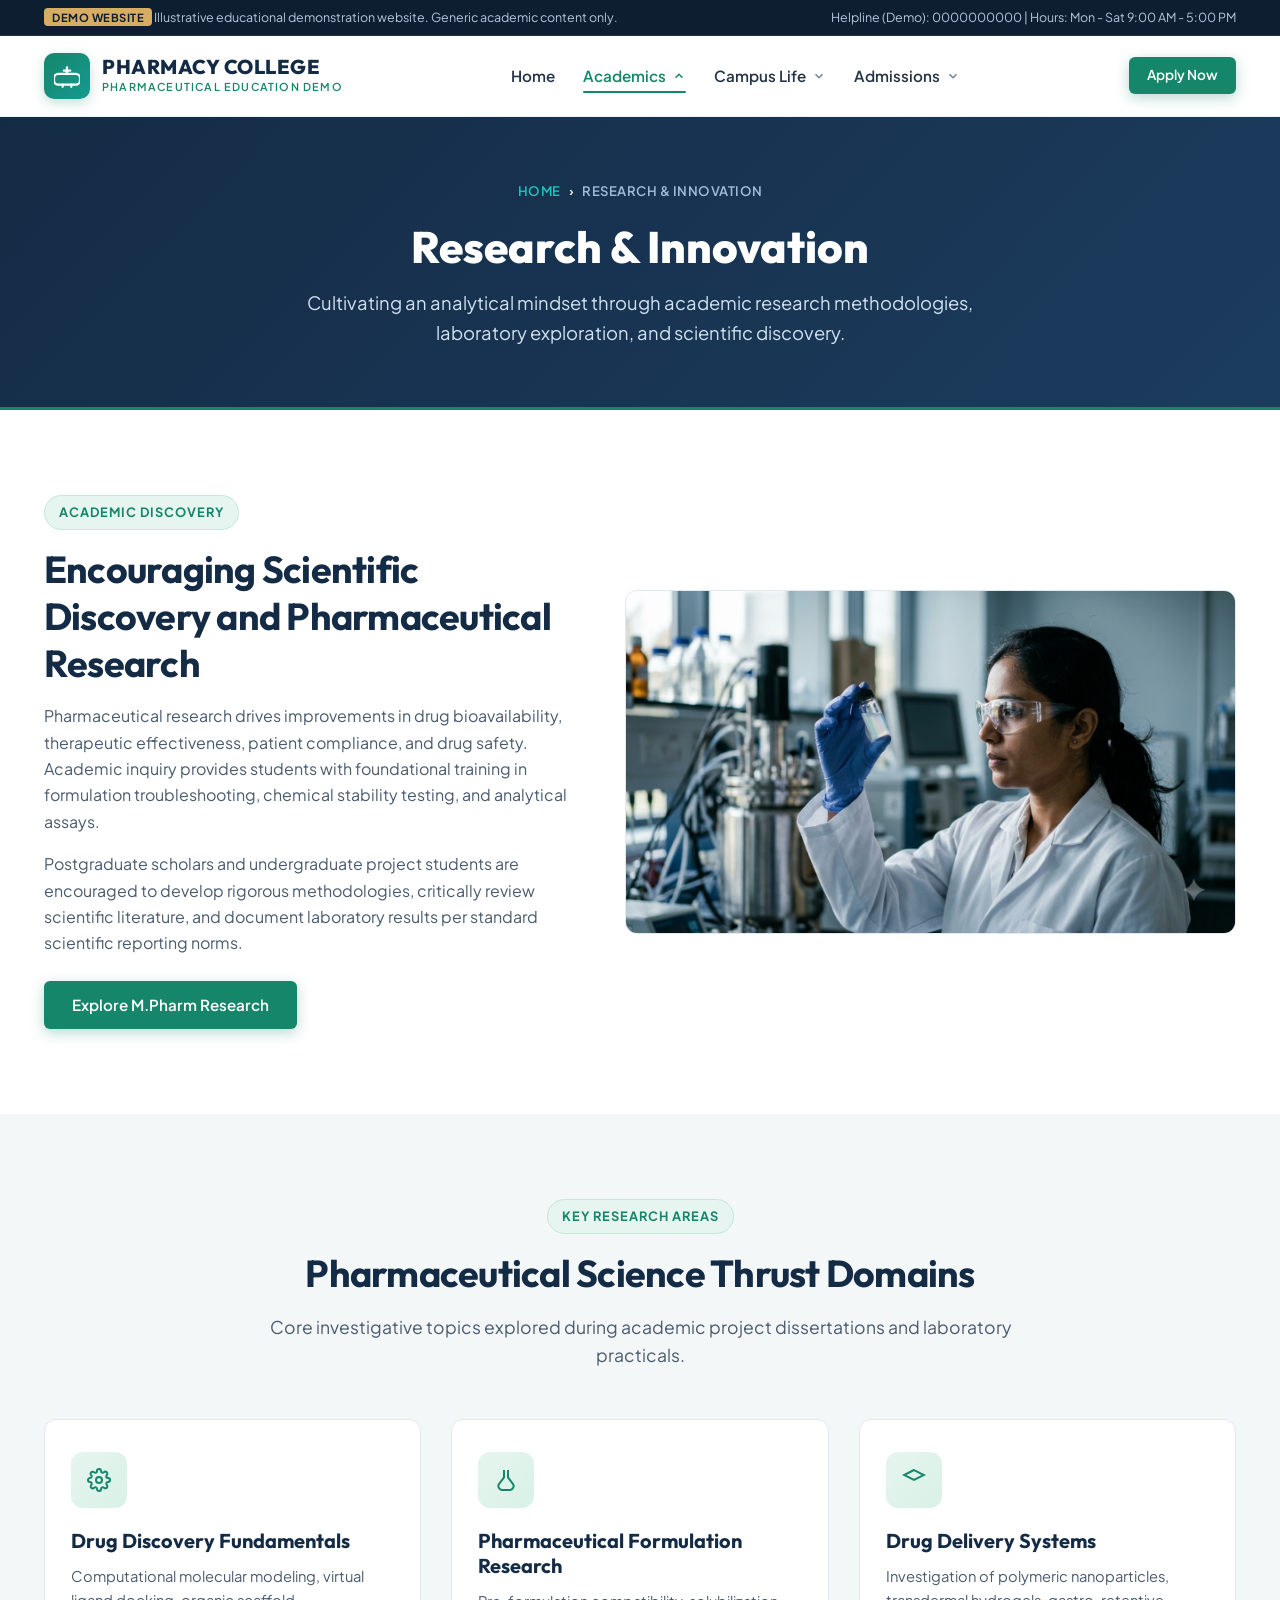
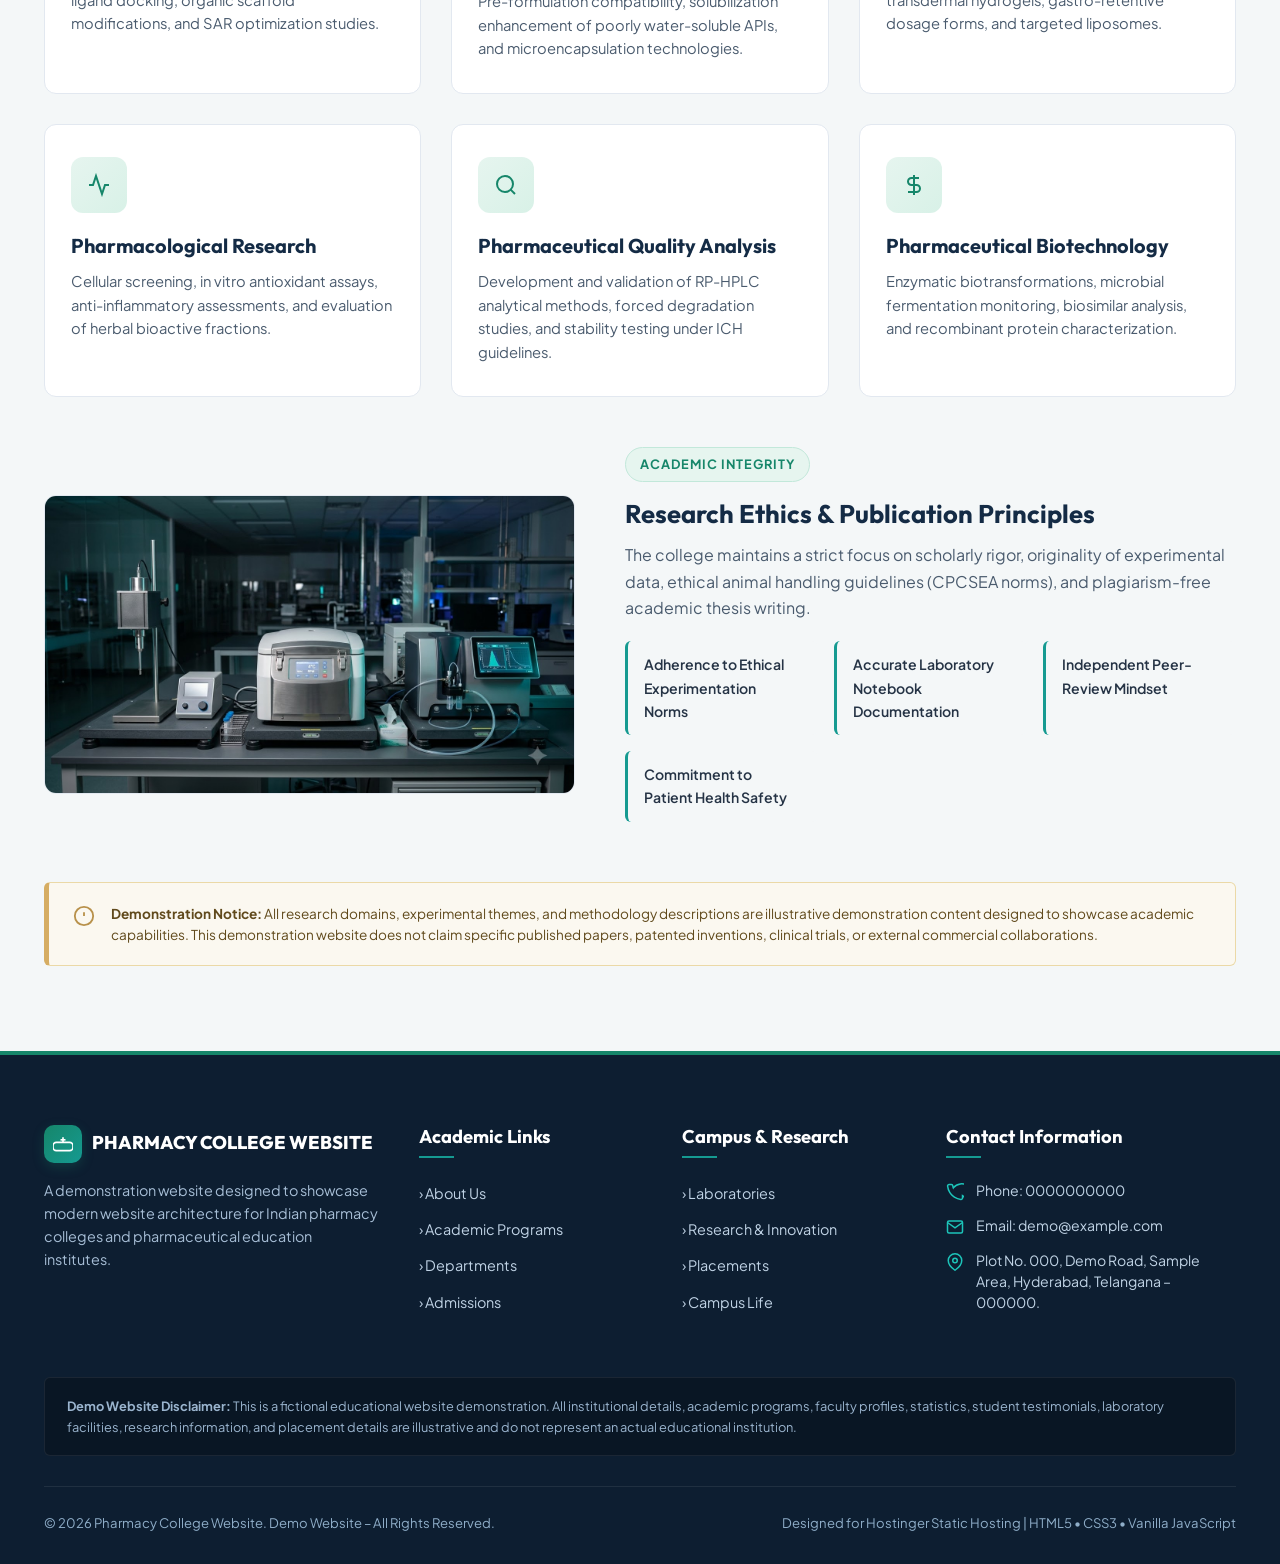
<file: research.html>
<!DOCTYPE html>
<html lang="en">
<head>
  <meta charset="UTF-8">
  <meta name="viewport" content="width=device-width, initial-scale=1.0">
  <title>Research &amp; Innovation | Pharmacy College Website</title>
  <meta name="description" content="Explore pharmaceutical scientific discovery, drug formulation research, delivery systems, quality analysis, and biotechnology research education.">
  <meta name="robots" content="index, follow">
  <link rel="stylesheet" href="assets/css/style.css">
  <link rel="stylesheet" href="assets/css/responsive.css">
</head>
<body>

  <!-- Demo Notice Banner -->
  <div class="demo-banner-top">
    <div class="container demo-banner-inner">
      <div>
        <span class="demo-banner-badge">Demo Website</span>
        Illustrative educational demonstration website. Generic academic content only.
      </div>
      <div>Helpline (Demo): 0000000000 | Hours: Mon - Sat 9:00 AM - 5:00 PM</div>
    </div>
  </div>

  <!-- Header & Navigation -->
  <header class="site-header">
    <div class="container nav-container">
      <a href="index.html" class="brand-logo-link" aria-label="Pharmacy College Home">
        <div class="brand-icon-box">
          <svg width="26" height="26" viewBox="0 0 24 24" fill="none" stroke="currentColor" stroke-width="2" stroke-linecap="round" stroke-linejoin="round">
            <path d="M4 10h16a4 4 0 0 1 4 4v2a4 4 0 0 1-4 4H4a4 4 0 0 1-4-4v-2a4 4 0 0 1 4-4z"/>
            <path d="M12 4v6"/><path d="M9 7h6"/><path d="M8 20v2"/><path d="M16 20v2"/>
          </svg>
        </div>
        <div class="brand-text-block">
          <span class="brand-title">PHARMACY COLLEGE</span>
          <span class="brand-subtitle">Pharmaceutical Education Demo</span>
        </div>
      </a>

            <!-- Desktop & Mobile Nav Menu (Clean 4-Item Architecture with Dropdowns) -->
      <nav class="nav-menu" id="primaryNav">
        <a href="index.html" class="nav-link">Home</a>

        <!-- Academics Dropdown -->
        <div class="nav-item-dropdown">
          <button class="dropdown-toggle" aria-expanded="false" aria-haspopup="true">
            <span>Academics</span>
            <svg class="dropdown-chevron" width="14" height="14" viewBox="0 0 24 24" fill="none" stroke="currentColor" stroke-width="2.5"><polyline points="6 9 12 15 18 9"></polyline></svg>
          </button>
          <div class="dropdown-menu">
            <a href="programs.html" class="dropdown-item">
              <span class="dropdown-item-title">Academic Programs</span>
              <span class="dropdown-item-desc">D.Pharm, B.Pharm, M.Pharm, Pharm.D</span>
            </a>
            <a href="departments.html" class="dropdown-item">
              <span class="dropdown-item-title">Pharmacy Departments</span>
              <span class="dropdown-item-desc">8 Specialized Scientific Disciplines</span>
            </a>
            <a href="laboratories.html" class="dropdown-item">
              <span class="dropdown-item-title">Laboratories &amp; Facilities</span>
              <span class="dropdown-item-desc">Formulation, Analysis &amp; Research</span>
            </a>
            <a href="research.html" class="dropdown-item">
              <span class="dropdown-item-title">Research &amp; Innovation</span>
              <span class="dropdown-item-desc">Drug Discovery &amp; Scientific Inquiry</span>
            </a>
          </div>
        </div>

        <!-- Campus Life Dropdown -->
        <div class="nav-item-dropdown">
          <button class="dropdown-toggle" aria-expanded="false" aria-haspopup="true">
            <span>Campus Life</span>
            <svg class="dropdown-chevron" width="14" height="14" viewBox="0 0 24 24" fill="none" stroke="currentColor" stroke-width="2.5"><polyline points="6 9 12 15 18 9"></polyline></svg>
          </button>
          <div class="dropdown-menu">
            <a href="about.html" class="dropdown-item">
              <span class="dropdown-item-title">About Our College</span>
              <span class="dropdown-item-desc">Mission, Vision &amp; Core Values</span>
            </a>
            <a href="campus-life.html" class="dropdown-item">
              <span class="dropdown-item-title">Campus Life &amp; Facilities</span>
              <span class="dropdown-item-desc">Student Activities, Gallery &amp; Events</span>
            </a>
            <a href="placements.html" class="dropdown-item">
              <span class="dropdown-item-title">Placements &amp; Careers</span>
              <span class="dropdown-item-desc">Career Horizons &amp; Industry Sectors</span>
            </a>
          </div>
        </div>

        <!-- Admissions & Contact Dropdown -->
        <div class="nav-item-dropdown">
          <button class="dropdown-toggle" aria-expanded="false" aria-haspopup="true">
            <span>Admissions</span>
            <svg class="dropdown-chevron" width="14" height="14" viewBox="0 0 24 24" fill="none" stroke="currentColor" stroke-width="2.5"><polyline points="6 9 12 15 18 9"></polyline></svg>
          </button>
          <div class="dropdown-menu">
            <a href="admissions.html" class="dropdown-item">
              <span class="dropdown-item-title">Admissions &amp; Eligibility</span>
              <span class="dropdown-item-desc">5-Step Process &amp; Science Criteria</span>
            </a>
            <a href="contact.html" class="dropdown-item">
              <span class="dropdown-item-title">Contact Information Desk</span>
              <span class="dropdown-item-desc">Campus Address, Phone &amp; Hours</span>
            </a>
          </div>
        </div>

        <div class="mobile-only-actions">
          <a href="admissions.html#enquiry" class="btn btn-primary btn-sm">Apply Now</a>
        </div>
      </nav>

      <!-- Header Actions (Clean single CTA button) -->
      <div class="nav-actions">
        <a href="admissions.html#enquiry" class="btn btn-primary btn-sm">Apply Now</a>
      </div>

      <button class="mobile-nav-toggle" aria-label="Toggle Navigation Menu" aria-expanded="false">
        <svg width="24" height="24" viewBox="0 0 24 24" fill="none" stroke="currentColor" stroke-width="2">
          <line x1="3" y1="12" x2="21" y2="12"></line><line x1="3" y1="6" x2="21" y2="6"></line><line x1="3" y1="18" x2="21" y2="18"></line>
        </svg>
      </button>
    </div>
  </header>

  <!-- Page Header Banner -->
  <section class="page-header-banner">
    <div class="container page-header-content">
      <div class="breadcrumbs">
        <a href="index.html">Home</a> &rsaquo; <span class="current">Research &amp; Innovation</span>
      </div>
      <h1 class="page-header-title">Research &amp; Innovation</h1>
      <p class="page-header-lead">
        Cultivating an analytical mindset through academic research methodologies, laboratory exploration, and scientific discovery.
      </p>
    </div>
  </section>

  <!-- Section 13: Research Overview -->
  <section class="section">
    <div class="container about-grid">
      <div class="fade-in-up">
        <div class="badge-tag">Academic Discovery</div>
        <h2 class="section-title">Encouraging Scientific Discovery and Pharmaceutical Research</h2>
        <p>
          Pharmaceutical research drives improvements in drug bioavailability, therapeutic effectiveness, patient compliance, and drug safety. Academic inquiry provides students with foundational training in formulation troubleshooting, chemical stability testing, and analytical assays.
        </p>
        <p>
          Postgraduate scholars and undergraduate project students are encouraged to develop rigorous methodologies, critically review scientific literature, and document laboratory results per standard scientific reporting norms.
        </p>
        <div style="margin-top: 24px;">
          <a href="programs.html#mpharm" class="btn btn-primary">Explore M.Pharm Research</a>
        </div>
      </div>

      <div class="fade-in-up">
        <div class="image-placeholder-container ratio-16-9" data-filename="research-innovation.jpeg">
          <img src="images/research-innovation.jpeg" alt="Pharmaceutical scientific research inquiry and laboratory development" class="responsive-img" loading="lazy" onerror="this.classList.add('img-fallback-hidden');">
          <div class="placeholder-fallback">
            <div class="placeholder-badge">Research Visual</div>
            <div class="placeholder-icon">
              <svg width="22" height="22" viewBox="0 0 24 24" fill="none" stroke="currentColor" stroke-width="2"><circle cx="12" cy="12" r="10"></circle><polyline points="12 6 12 12 14 14"></polyline></svg>
            </div>
            <div class="placeholder-title">research-innovation.jpeg</div>
            <div class="placeholder-specs">16:9 Landscape • 1920 × 1080 px</div>
          </div>
        </div>
      </div>
    </div>
  </section>

  <!-- Research Thrust Domains -->
  <section class="section section-alt">
    <div class="container">
      <div class="section-header">
        <div class="badge-tag">Key Research Areas</div>
        <h2 class="section-title">Pharmaceutical Science Thrust Domains</h2>
        <p class="section-subtitle">
          Core investigative topics explored during academic project dissertations and laboratory practicals.
        </p>
      </div>

      <div class="features-grid">
        <div class="feature-box fade-in-up">
          <div class="feature-icon-wrapper">
            <svg width="24" height="24" viewBox="0 0 24 24" fill="none" stroke="currentColor" stroke-width="2"><circle cx="12" cy="12" r="3"></circle><path d="M19.4 15a1.65 1.65 0 0 0 .33 1.82l.06.06a2 2 0 0 1 0 2.83 2 2 0 0 1-2.83 0l-.06-.06a1.65 1.65 0 0 0-1.82-.33 1.65 1.65 0 0 0-1 1.51V21a2 2 0 0 1-2 2 2 2 0 0 1-2-2v-.09A1.65 1.65 0 0 0 9 19.4a1.65 1.65 0 0 0-1.82.33l-.06.06a2 2 0 0 1-2.83 0 2 2 0 0 1 0-2.83l.06-.06a1.65 1.65 0 0 0 .33-1.82 1.65 1.65 0 0 0-1.51-1H3a2 2 0 0 1-2-2 2 2 0 0 1 2-2h.09A1.65 1.65 0 0 0 4.6 9a1.65 1.65 0 0 0-.33-1.82l-.06-.06a2 2 0 0 1 0-2.83 2 2 0 0 1 2.83 0l.06.06a1.65 1.65 0 0 0 1.82.33H9a1.65 1.65 0 0 0 1-1.51V3a2 2 0 0 1 2-2 2 2 0 0 1 2 2v.09a1.65 1.65 0 0 0 1 1.51 1.65 1.65 0 0 0 1.82-.33l.06-.06a2 2 0 0 1 2.83 0 2 2 0 0 1 0 2.83l-.06.06a1.65 1.65 0 0 0-.33 1.82V9a1.65 1.65 0 0 0 1.51 1H21a2 2 0 0 1 2 2 2 2 0 0 1-2 2h-.09a1.65 1.65 0 0 0-1.51 1z"></path></svg>
          </div>
          <h3>Drug Discovery Fundamentals</h3>
          <p>Computational molecular modeling, virtual ligand docking, organic scaffold modifications, and SAR optimization studies.</p>
        </div>

        <div class="feature-box fade-in-up">
          <div class="feature-icon-wrapper">
            <svg width="24" height="24" viewBox="0 0 24 24" fill="none" stroke="currentColor" stroke-width="2"><path d="M10 2v7.31L4.69 16.5A4 4 0 0 0 8 22h8a4 4 0 0 0 3.31-5.5L14 9.31V2"></path></svg>
          </div>
          <h3>Pharmaceutical Formulation Research</h3>
          <p>Pre-formulation compatibility, solubilization enhancement of poorly water-soluble APIs, and microencapsulation technologies.</p>
        </div>

        <div class="feature-box fade-in-up">
          <div class="feature-icon-wrapper">
            <svg width="24" height="24" viewBox="0 0 24 24" fill="none" stroke="currentColor" stroke-width="2"><polygon points="12 2 2 7 12 12 22 7 12 2"></polygon></svg>
          </div>
          <h3>Drug Delivery Systems</h3>
          <p>Investigation of polymeric nanoparticles, transdermal hydrogels, gastro-retentive dosage forms, and targeted liposomes.</p>
        </div>

        <div class="feature-box fade-in-up">
          <div class="feature-icon-wrapper">
            <svg width="24" height="24" viewBox="0 0 24 24" fill="none" stroke="currentColor" stroke-width="2"><path d="M22 12h-4l-3 9L9 3l-3 9H2"></path></svg>
          </div>
          <h3>Pharmacological Research</h3>
          <p>Cellular screening, in vitro antioxidant assays, anti-inflammatory assessments, and evaluation of herbal bioactive fractions.</p>
        </div>

        <div class="feature-box fade-in-up">
          <div class="feature-icon-wrapper">
            <svg width="24" height="24" viewBox="0 0 24 24" fill="none" stroke="currentColor" stroke-width="2"><circle cx="11" cy="11" r="8"></circle><line x1="21" y1="21" x2="16.65" y2="16.65"></line></svg>
          </div>
          <h3>Pharmaceutical Quality Analysis</h3>
          <p>Development and validation of RP-HPLC analytical methods, forced degradation studies, and stability testing under ICH guidelines.</p>
        </div>

        <div class="feature-box fade-in-up">
          <div class="feature-icon-wrapper">
            <svg width="24" height="24" viewBox="0 0 24 24" fill="none" stroke="currentColor" stroke-width="2"><path d="M12 2v20M17 5H9.5a3.5 3.5 0 0 0 0 7h5a3.5 3.5 0 0 1 0 7H6"/></svg>
          </div>
          <h3>Pharmaceutical Biotechnology</h3>
          <p>Enzymatic biotransformations, microbial fermentation monitoring, biosimilar analysis, and recombinant protein characterization.</p>
        </div>
      </div>

      <!-- Second Image Showcase & Research Ethics -->
      <div class="about-grid" style="margin-top: 50px;">
        <div class="fade-in-up">
          <div class="image-placeholder-container ratio-16-9" data-filename="research-lab-tech.jpeg">
            <img src="images/research-lab-tech.jpeg" alt="Advanced Drug Delivery and Formulation Research Apparatus" class="responsive-img" loading="lazy" onerror="this.classList.add('img-fallback-hidden');">
            <div class="placeholder-fallback">
              <div class="placeholder-badge">Research Apparatus Visual</div>
              <div class="placeholder-icon">
                <svg width="22" height="22" viewBox="0 0 24 24" fill="none" stroke="currentColor" stroke-width="2"><path d="M14 2H6a2 2 0 0 0-2 2v16a2 2 0 0 0 2 2h12a2 2 0 0 0 2-2V8z"></path></svg>
              </div>
              <div class="placeholder-title">research-lab-tech.jpeg</div>
              <div class="placeholder-specs">16:9 Landscape • 1920 × 1080 px</div>
            </div>
          </div>
        </div>

        <div class="fade-in-up">
          <div class="badge-tag">Academic Integrity</div>
          <h3 style="font-size: 1.6rem; margin-bottom: 12px;">Research Ethics &amp; Publication Principles</h3>
          <p>
            The college maintains a strict focus on scholarly rigor, originality of experimental data, ethical animal handling guidelines (CPCSEA norms), and plagiarism-free academic thesis writing.
          </p>
          <div class="curriculum-grid">
            <div class="curriculum-item">Adherence to Ethical Experimentation Norms</div>
            <div class="curriculum-item">Accurate Laboratory Notebook Documentation</div>
            <div class="curriculum-item">Independent Peer-Review Mindset</div>
            <div class="curriculum-item">Commitment to Patient Health Safety</div>
          </div>
        </div>
      </div>

      <div class="regulatory-disclaimer-box" style="margin-top: 40px;">
        <svg width="22" height="22" viewBox="0 0 24 24" fill="none" stroke="currentColor" stroke-width="2"><circle cx="12" cy="12" r="10"></circle><line x1="12" y1="8" x2="12" y2="12"></line><line x1="12" y1="16" x2="12.01" y2="16"></line></svg>
        <p>
          <strong>Demonstration Notice:</strong> All research domains, experimental themes, and methodology descriptions are illustrative demonstration content designed to showcase academic capabilities. This demonstration website does not claim specific published papers, patented inventions, clinical trials, or external commercial collaborations.
        </p>
      </div>
    </div>
  </section>

  <!-- Footer -->
  <footer class="site-footer">
    <div class="container">
      <div class="footer-grid">
        <div class="footer-col">
          <div style="display: flex; align-items: center; gap: 10px; margin-bottom: 14px;">
            <div class="brand-icon-box" style="width: 38px; height: 38px;">
              <svg width="20" height="20" viewBox="0 0 24 24" fill="none" stroke="currentColor" stroke-width="2"><path d="M4 10h16a4 4 0 0 1 4 4v2a4 4 0 0 1-4 4H4a4 4 0 0 1-4-4v-2a4 4 0 0 1 4-4z"/><path d="M12 4v6"/><path d="M9 7h6"/></svg>
            </div>
            <span style="font-family: var(--font-heading); font-weight: 800; font-size: 1.15rem; color: var(--white);">
              PHARMACY COLLEGE WEBSITE
            </span>
          </div>
          <p class="footer-brand-desc">
            A demonstration website designed to showcase modern website architecture for Indian pharmacy colleges and pharmaceutical education institutes.
          </p>
        </div>

        <div class="footer-col">
          <h4>Academic Links</h4>
          <ul class="footer-links-list">
            <li><a href="about.html">&rsaquo; About Us</a></li>
            <li><a href="programs.html">&rsaquo; Academic Programs</a></li>
            <li><a href="departments.html">&rsaquo; Departments</a></li>
            <li><a href="admissions.html">&rsaquo; Admissions</a></li>
          </ul>
        </div>

        <div class="footer-col">
          <h4>Campus &amp; Research</h4>
          <ul class="footer-links-list">
            <li><a href="laboratories.html">&rsaquo; Laboratories</a></li>
            <li><a href="research.html">&rsaquo; Research &amp; Innovation</a></li>
            <li><a href="placements.html">&rsaquo; Placements</a></li>
            <li><a href="campus-life.html">&rsaquo; Campus Life</a></li>
          </ul>
        </div>

        <div class="footer-col">
          <h4>Contact Information</h4>
          <div class="footer-contact-item">
            <svg width="18" height="18" viewBox="0 0 24 24" fill="none" stroke="currentColor" stroke-width="2"><path d="M22 16.92v3a2 2 0 0 1-2.18 2 19.79 19.79 0 0 1-8.63-3.07 19.5 19.5 0 0 1-6-6 19.79 19.79 0 0 1-3.07-8.67A2 2 0 0 1 4.11 2h3a2 2 0 0 1 2 1.72 12.84 12.84 0 0 0 .7 2.81 2 2 0 0 1 22 16.92z"></path></svg>
            <span>Phone: 0000000000</span>
          </div>
          <div class="footer-contact-item">
            <svg width="18" height="18" viewBox="0 0 24 24" fill="none" stroke="currentColor" stroke-width="2"><path d="M4 4h16c1.1 0 2 .9 2 2v12c0 1.1-.9 2-2 2H4c-1.1 0-2-.9-2-2V6c0-1.1.9-2 2-2z"></path><polyline points="22,6 12,13 2,6"></polyline></svg>
            <span>Email: demo@example.com</span>
          </div>
          <div class="footer-contact-item">
            <svg width="18" height="18" viewBox="0 0 24 24" fill="none" stroke="currentColor" stroke-width="2"><path d="M21 10c0 7-9 13-9 13s-9-6-9-13a9 9 0 0 1 18 0z"></path><circle cx="12" cy="10" r="3"></circle></svg>
            <span>Plot No. 000, Demo Road, Sample Area, Hyderabad, Telangana – 000000.</span>
          </div>
        </div>
      </div>

      <div class="footer-disclaimer-box">
        <strong>Demo Website Disclaimer:</strong> This is a fictional educational website demonstration. All institutional details, academic programs, faculty profiles, statistics, student testimonials, laboratory facilities, research information, and placement details are illustrative and do not represent an actual educational institution.
      </div>

      <div class="footer-bottom">
        <div>&copy; 2026 Pharmacy College Website. Demo Website – All Rights Reserved.</div>
        <div>Designed for Hostinger Static Hosting | HTML5 • CSS3 • Vanilla JavaScript</div>
      </div>
    </div>
  </footer>

  <button id="backToTopBtn" class="back-to-top" aria-label="Back to Top">
    <svg width="20" height="20" viewBox="0 0 24 24" fill="none" stroke="currentColor" stroke-width="2.5"><polyline points="18 15 12 9 6 15"></polyline></svg>
  </button>
  <script src="assets/js/script.js"></script>
</body>
</html>
</file>
<file: assets/css/style.css>
/* ==========================================================================
   PHARMACY COLLEGE WEBSITE - PREMIUM DEMO WEBSITE
   Core Stylesheet (Pure CSS3 - Hostinger Static Compatible)
   ========================================================================== */

@import url('https://fonts.googleapis.com/css2?family=Plus+Jakarta+Sans:wght@300;400;500;600;700;800&family=Outfit:wght@400;500;600;700;800&display=swap');

:root {
  /* Primary Brand Colors */
  --primary-navy: #142B45;
  --primary-navy-dark: #0d1e31;
  --primary-navy-light: #1f3e62;
  --medical-green: #16866A;
  --medical-green-dark: #106650;
  --medical-green-light: #1da382;
  --teal: #159A91;
  --teal-light: #1dc5ba;

  /* Secondary & Neutral Colors */
  --white: #FFFFFF;
  --light-grey: #F4F7F8;
  --surface-grey: #EEF3F5;
  --border-color: #E2E8F0;
  --border-light: #EDF2F7;
  --dark-text: #253345;
  --body-text: #4A5B6E;
  --muted-text: #718096;
  --soft-mint: #E6F5EF;
  --soft-mint-border: #c2e8da;
  --accent-gold: #D6AD63;
  --accent-gold-light: #fef8eb;
  --accent-gold-dark: #b8914b;

  /* State & Accent Colors */
  --error: #D9383A;
  --error-bg: #FDEDED;
  --success: #16866A;
  --success-bg: #E6F5EF;

  /* Typography */
  --font-main: 'Plus Jakarta Sans', -apple-system, BlinkMacSystemFont, 'Segoe UI', Roboto, Helvetica, Arial, sans-serif;
  --font-heading: 'Outfit', 'Plus Jakarta Sans', -apple-system, BlinkMacSystemFont, sans-serif;

  /* Spacing */
  --container-width: 1240px;
  --section-padding: 85px 0;
  --section-padding-sm: 55px 0;

  /* Shadows */
  --shadow-sm: 0 2px 8px rgba(20, 43, 69, 0.04);
  --shadow-md: 0 6px 20px rgba(20, 43, 69, 0.07);
  --shadow-lg: 0 16px 36px rgba(20, 43, 69, 0.1);
  --shadow-hover: 0 20px 40px rgba(22, 134, 106, 0.12);

  /* Transitions */
  --transition-fast: 0.2s cubic-bezier(0.16, 1, 0.3, 1);
  --transition-normal: 0.3s cubic-bezier(0.16, 1, 0.3, 1);
  --transition-slow: 0.5s cubic-bezier(0.16, 1, 0.3, 1);

  /* Border Radii */
  --radius-sm: 6px;
  --radius-md: 12px;
  --radius-lg: 18px;
  --radius-xl: 24px;
  --radius-full: 9999px;
}

/* Base Reset */
*, *::before, *::after {
  box-sizing: border-box;
  margin: 0;
  padding: 0;
}

html {
  font-size: 16px;
  scroll-behavior: smooth;
  -webkit-text-size-adjust: 100%;
}

body {
  font-family: var(--font-main);
  background-color: var(--white);
  color: var(--body-text);
  line-height: 1.65;
  -webkit-font-smoothing: antialiased;
  -moz-osx-font-smoothing: grayscale;
  overflow-x: hidden;
}

h1, h2, h3, h4, h5, h6 {
  font-family: var(--font-heading);
  color: var(--primary-navy);
  line-height: 1.25;
  font-weight: 700;
}

p {
  margin-bottom: 1rem;
}

p:last-child {
  margin-bottom: 0;
}

a {
  color: var(--medical-green);
  text-decoration: none;
  transition: color var(--transition-fast);
}

a:hover {
  color: var(--primary-navy);
}

ul, ol {
  list-style: none;
}

img {
  max-width: 100%;
  height: auto;
  display: block;
}

button, input, select, textarea {
  font-family: inherit;
  font-size: 1rem;
}

/* ==========================================================================
   LAYOUT CONTAINERS & UTILITIES
   ========================================================================== */

.container {
  width: 100%;
  max-width: var(--container-width);
  margin: 0 auto;
  padding: 0 24px;
}

.container-narrow {
  max-width: 960px;
  margin: 0 auto;
  padding: 0 24px;
}

.section {
  padding: var(--section-padding);
  position: relative;
}

.section-alt {
  background-color: var(--light-grey);
}

.section-mint {
  background-color: var(--soft-mint);
}

.section-navy {
  background-color: var(--primary-navy);
  color: #d8e5f2;
}

.section-navy h2, 
.section-navy h3, 
.section-navy h4 {
  color: var(--white);
}

.section-navy p {
  color: #c4d7ec;
}

/* Section Header Component */
.section-header {
  text-align: center;
  max-width: 760px;
  margin: 0 auto 50px auto;
}

.section-header.text-left {
  text-align: left;
  margin-left: 0;
}

.badge-tag {
  display: inline-flex;
  align-items: center;
  gap: 8px;
  padding: 6px 14px;
  border-radius: var(--radius-full);
  font-size: 0.8rem;
  font-weight: 700;
  text-transform: uppercase;
  letter-spacing: 1px;
  background-color: var(--soft-mint);
  color: var(--medical-green);
  border: 1px solid var(--soft-mint-border);
  margin-bottom: 16px;
}

.section-navy .badge-tag {
  background-color: rgba(22, 134, 106, 0.25);
  color: #79f2d0;
  border-color: rgba(22, 134, 106, 0.4);
}

.section-title {
  font-size: 2.35rem;
  font-weight: 700;
  margin-bottom: 16px;
  letter-spacing: -0.02em;
}

.section-subtitle {
  font-size: 1.1rem;
  color: var(--body-text);
  line-height: 1.6;
}

.section-navy .section-subtitle {
  color: #c4d7ec;
}

/* Notice / Disclaimer Ribbon */
.demo-disclaimer-pill {
  display: inline-flex;
  align-items: center;
  gap: 6px;
  padding: 4px 10px;
  background-color: #fff9e6;
  border: 1px solid #f2dfa9;
  color: #8c6819;
  font-size: 0.75rem;
  font-weight: 600;
  border-radius: var(--radius-sm);
  margin-top: 10px;
}

.demo-banner-top {
  background-color: var(--primary-navy-dark);
  color: #b5c7db;
  font-size: 0.78rem;
  padding: 7px 16px;
  border-bottom: 1px solid rgba(255, 255, 255, 0.08);
}

.demo-banner-inner {
  display: flex;
  justify-content: space-between;
  align-items: center;
  flex-wrap: wrap;
  gap: 10px;
}

.demo-banner-badge {
  background-color: var(--accent-gold);
  color: var(--primary-navy-dark);
  padding: 2px 8px;
  font-weight: 700;
  font-size: 0.7rem;
  border-radius: 4px;
  text-transform: uppercase;
  letter-spacing: 0.5px;
}

/* ==========================================================================
   BUTTONS & CTAs
   ========================================================================== */

.btn {
  display: inline-flex;
  align-items: center;
  justify-content: center;
  gap: 10px;
  font-weight: 600;
  font-size: 0.95rem;
  padding: 13px 26px;
  border-radius: var(--radius-sm);
  cursor: pointer;
  transition: all var(--transition-fast);
  border: 2px solid transparent;
  line-height: 1.2;
  text-align: center;
}

.btn-primary {
  background-color: var(--medical-green);
  color: var(--white);
  box-shadow: 0 4px 14px rgba(22, 134, 106, 0.3);
}

.btn-primary:hover {
  background-color: var(--medical-green-dark);
  color: var(--white);
  transform: translateY(-2px);
  box-shadow: 0 6px 18px rgba(22, 134, 106, 0.4);
}

.btn-secondary {
  background-color: transparent;
  color: var(--primary-navy);
  border-color: var(--primary-navy);
}

.btn-secondary:hover {
  background-color: var(--primary-navy);
  color: var(--white);
  transform: translateY(-2px);
}

.btn-navy {
  background-color: var(--primary-navy);
  color: var(--white);
}

.btn-navy:hover {
  background-color: var(--primary-navy-light);
  color: var(--white);
  transform: translateY(-2px);
}

.btn-outline-white {
  background-color: transparent;
  color: var(--white);
  border-color: rgba(255, 255, 255, 0.4);
}

.btn-outline-white:hover {
  background-color: var(--white);
  color: var(--primary-navy);
  border-color: var(--white);
  transform: translateY(-2px);
}

.btn-gold {
  background-color: var(--accent-gold);
  color: var(--primary-navy);
  font-weight: 700;
}

.btn-gold:hover {
  background-color: var(--accent-gold-dark);
  color: var(--white);
  transform: translateY(-2px);
}

.btn-sm {
  padding: 8px 16px;
  font-size: 0.85rem;
}

.btn-lg {
  padding: 16px 32px;
  font-size: 1.05rem;
}

/* ==========================================================================
   NAVIGATION BAR
   ========================================================================== */

.site-header {
  position: sticky;
  top: 0;
  left: 0;
  width: 100%;
  z-index: 1000;
  background-color: rgba(255, 255, 255, 0.98);
  backdrop-filter: blur(12px);
  border-bottom: 1px solid var(--border-light);
  transition: all var(--transition-fast);
}

.site-header.scrolled {
  box-shadow: var(--shadow-md);
  border-bottom-color: transparent;
}

.nav-container {
  display: flex;
  align-items: center;
  justify-content: space-between;
  height: 80px;
}

.brand-logo-link {
  display: flex;
  align-items: center;
  gap: 12px;
  color: var(--primary-navy);
  font-weight: 800;
  text-decoration: none;
}

.brand-icon-box {
  width: 46px;
  height: 46px;
  background: linear-gradient(135deg, var(--medical-green) 0%, var(--teal) 100%);
  border-radius: 10px;
  display: flex;
  align-items: center;
  justify-content: center;
  color: var(--white);
  box-shadow: 0 4px 12px rgba(22, 134, 106, 0.25);
}

.brand-text-block {
  display: flex;
  flex-direction: column;
}

.brand-title {
  font-size: 1.25rem;
  letter-spacing: 0.5px;
  font-family: var(--font-heading);
  font-weight: 800;
  color: var(--primary-navy);
  line-height: 1.15;
}

.brand-subtitle {
  font-size: 0.68rem;
  font-weight: 600;
  letter-spacing: 1.2px;
  color: var(--medical-green);
  text-transform: uppercase;
}

/* Nav Menu */
.nav-menu {
  display: flex;
  align-items: center;
  gap: 28px;
}

.nav-link {
  font-size: 0.95rem;
  font-weight: 600;
  color: var(--dark-text);
  padding: 8px 0;
  position: relative;
  transition: color var(--transition-fast);
  display: inline-flex;
  align-items: center;
  gap: 6px;
}

.nav-link::after {
  content: '';
  position: absolute;
  bottom: 0;
  left: 0;
  width: 0;
  height: 2px;
  background-color: var(--medical-green);
  transition: width var(--transition-fast);
  border-radius: 2px;
}

.nav-link:hover,
.nav-link.active {
  color: var(--medical-green);
}

.nav-link.active::after,
.nav-link:hover::after {
  width: 100%;
}

/* Dropdown Navigation Component */
.nav-item-dropdown {
  position: relative;
}

.dropdown-toggle {
  background: none;
  border: none;
  cursor: pointer;
  font-family: inherit;
  font-size: 0.95rem;
  font-weight: 600;
  color: var(--dark-text);
  padding: 8px 0;
  position: relative;
  display: inline-flex;
  align-items: center;
  gap: 6px;
  transition: color var(--transition-fast);
}

.dropdown-toggle::after {
  content: '';
  position: absolute;
  bottom: 0;
  left: 0;
  width: 0;
  height: 2px;
  background-color: var(--medical-green);
  transition: width var(--transition-fast);
  border-radius: 2px;
}

.dropdown-chevron {
  transition: transform var(--transition-normal);
  color: var(--muted-text);
  flex-shrink: 0;
}

.dropdown-toggle:hover,
.dropdown-toggle.active,
.nav-item-dropdown:hover .dropdown-toggle,
.nav-item-dropdown.open .dropdown-toggle {
  color: var(--medical-green);
}

.dropdown-toggle.active::after,
.nav-item-dropdown:hover .dropdown-toggle::after,
.nav-item-dropdown.open .dropdown-toggle::after {
  width: 100%;
}

.dropdown-toggle:hover .dropdown-chevron,
.dropdown-toggle.active .dropdown-chevron,
.nav-item-dropdown:hover .dropdown-chevron,
.nav-item-dropdown.open .dropdown-chevron {
  color: var(--medical-green);
  transform: rotate(180deg);
}

/* Floating Dropdown Menu Card (Desktop) */
.dropdown-menu {
  position: absolute;
  top: calc(100% + 14px);
  left: 50%;
  transform: translateX(-50%) translateY(8px);
  min-width: 290px;
  background: var(--white);
  border: 1px solid var(--border-color);
  border-radius: var(--radius-md);
  box-shadow: 0 16px 38px rgba(20, 43, 69, 0.12);
  padding: 10px;
  display: flex;
  flex-direction: column;
  gap: 4px;
  opacity: 0;
  visibility: hidden;
  pointer-events: none;
  transition: opacity var(--transition-fast), transform var(--transition-fast), visibility var(--transition-fast);
  z-index: 1050;
}

/* Invisible bridge preventing cursor loss */
.dropdown-menu::before {
  content: '';
  position: absolute;
  top: -16px;
  left: 0;
  width: 100%;
  height: 16px;
}

.nav-item-dropdown:hover .dropdown-menu,
.nav-item-dropdown:focus-within .dropdown-menu,
.nav-item-dropdown.open .dropdown-menu {
  opacity: 1;
  visibility: visible;
  pointer-events: auto;
  transform: translateX(-50%) translateY(0);
}

.dropdown-item {
  display: flex;
  flex-direction: column;
  padding: 10px 14px;
  border-radius: var(--radius-sm);
  color: var(--primary-navy);
  transition: background var(--transition-fast), color var(--transition-fast), transform var(--transition-fast);
  text-decoration: none;
  border-left: 3px solid transparent;
}

.dropdown-item:hover,
.dropdown-item.active {
  background-color: var(--soft-mint);
  color: var(--medical-green);
  border-left-color: var(--medical-green);
  transform: translateX(4px);
}

.dropdown-item-title {
  font-size: 0.92rem;
  font-weight: 700;
  color: inherit;
  line-height: 1.25;
}

.dropdown-item-desc {
  font-size: 0.74rem;
  color: var(--muted-text);
  margin-top: 3px;
  font-weight: 500;
  line-height: 1.35;
}

.dropdown-item:hover .dropdown-item-desc,
.dropdown-item.active .dropdown-item-desc {
  color: var(--medical-green-dark);
}

.nav-actions {
  display: flex;
  align-items: center;
  gap: 14px;
}

.mobile-only-actions {
  display: none !important;
}

.btn-portal {
  font-size: 0.85rem;
  font-weight: 600;
  color: var(--body-text);
  padding: 8px 14px;
  border-radius: var(--radius-sm);
  background: var(--light-grey);
  border: 1px solid var(--border-color);
  display: inline-flex;
  align-items: center;
  gap: 6px;
  transition: all var(--transition-fast);
}

.btn-portal:hover {
  background: var(--soft-mint);
  color: var(--medical-green);
  border-color: var(--soft-mint-border);
}

/* Mobile Toggle Hamburger */
.mobile-nav-toggle {
  display: none;
  background: none;
  border: none;
  cursor: pointer;
  padding: 8px;
  color: var(--primary-navy);
}

/* ==========================================================================
   IMAGE PLACEHOLDER COMPONENT (STRICT REQUIREMENTS)
   ========================================================================== */

.image-placeholder-container {
  position: relative;
  width: 100%;
  background: linear-gradient(135deg, #f0f4f7 0%, #e5edf3 100%);
  border: 1px solid var(--border-color);
  border-radius: var(--radius-md);
  overflow: hidden;
  display: flex;
  align-items: center;
  justify-content: center;
  box-shadow: inset 0 0 20px rgba(20, 43, 69, 0.03);
}

.image-placeholder-container img.responsive-img {
  width: 100%;
  height: 100%;
  object-fit: cover;
  position: absolute;
  top: 0;
  left: 0;
  z-index: 2;
  transition: transform var(--transition-slow);
}

.image-placeholder-container img.img-fallback-hidden {
  display: none !important;
}

.image-placeholder-container.image-loaded .placeholder-fallback {
  display: none !important;
}

.image-placeholder-container:hover img.responsive-img {
  transform: scale(1.03);
}

.placeholder-fallback {
  width: 100%;
  height: 100%;
  display: flex;
  flex-direction: column;
  align-items: center;
  justify-content: center;
  text-align: center;
  padding: 20px;
  color: var(--primary-navy);
  z-index: 1;
  background: linear-gradient(145deg, #f7fafc 0%, #edf3f8 100%);
  border-radius: inherit;
}

.placeholder-badge {
  display: inline-flex;
  align-items: center;
  gap: 6px;
  background-color: var(--white);
  color: var(--medical-green);
  font-size: 0.72rem;
  font-weight: 700;
  text-transform: uppercase;
  letter-spacing: 0.8px;
  padding: 4px 10px;
  border-radius: var(--radius-full);
  border: 1px solid var(--border-color);
  margin-bottom: 12px;
  box-shadow: var(--shadow-sm);
}

.placeholder-icon {
  width: 44px;
  height: 44px;
  border-radius: 50%;
  background: var(--soft-mint);
  color: var(--medical-green);
  display: flex;
  align-items: center;
  justify-content: center;
  margin-bottom: 10px;
}

.placeholder-title {
  font-family: monospace;
  font-size: 0.85rem;
  font-weight: 600;
  color: var(--primary-navy);
  margin-bottom: 4px;
  word-break: break-all;
}

.placeholder-specs {
  font-size: 0.75rem;
  color: var(--muted-text);
  font-weight: 500;
}

/* Aspect Ratios */
.ratio-16-9 {
  aspect-ratio: 16 / 9;
}

.ratio-4-3 {
  aspect-ratio: 4 / 3;
}

.ratio-1-1 {
  aspect-ratio: 1 / 1;
}

.ratio-3-4 {
  aspect-ratio: 3 / 4;
}

.ratio-21-9 {
  aspect-ratio: 21 / 9;
}

/* ==========================================================================
   HOMEPAGE HERO SECTION
   ========================================================================== */

.hero-section {
  position: relative;
  background: radial-gradient(circle at 10% 20%, rgba(22, 134, 106, 0.08) 0%, transparent 40%),
              radial-gradient(circle at 90% 80%, rgba(21, 154, 145, 0.08) 0%, transparent 40%),
              var(--white);
  padding: 70px 0 90px 0;
  overflow: hidden;
}

.hero-grid {
  display: grid;
  grid-template-columns: 1.15fr 1fr;
  gap: 50px;
  align-items: center;
}

.hero-content {
  z-index: 2;
}

.hero-title {
  font-size: 3.2rem;
  font-weight: 800;
  color: var(--primary-navy);
  line-height: 1.15;
  margin-bottom: 22px;
  letter-spacing: -0.025em;
}

.hero-title span.text-highlight {
  color: var(--medical-green);
  position: relative;
  display: inline-block;
}

.hero-desc {
  font-size: 1.2rem;
  line-height: 1.65;
  color: var(--body-text);
  margin-bottom: 32px;
  max-width: 580px;
}

.hero-cta-group {
  display: flex;
  align-items: center;
  gap: 16px;
  flex-wrap: wrap;
  margin-bottom: 40px;
}

.hero-trust-badges {
  display: flex;
  align-items: center;
  gap: 24px;
  padding-top: 20px;
  border-top: 1px solid var(--border-light);
}

.trust-item {
  display: flex;
  align-items: center;
  gap: 8px;
  font-size: 0.85rem;
  font-weight: 600;
  color: var(--dark-text);
}

.trust-item svg {
  color: var(--medical-green);
  flex-shrink: 0;
}

.hero-visual-wrapper {
  position: relative;
  z-index: 1;
}

.hero-main-container {
  box-shadow: var(--shadow-lg);
  border-radius: var(--radius-lg);
  overflow: hidden;
  border: 1px solid var(--border-color);
}

/* Floating Information Cards on Hero */
.floating-card {
  position: absolute;
  background: rgba(255, 255, 255, 0.95);
  backdrop-filter: blur(8px);
  padding: 14px 18px;
  border-radius: var(--radius-md);
  box-shadow: 0 10px 28px rgba(20, 43, 69, 0.12);
  border: 1px solid rgba(255, 255, 255, 0.8);
  display: flex;
  align-items: center;
  gap: 12px;
  z-index: 5;
  animation: floatUpDown 4s ease-in-out infinite alternate;
}

.floating-card.card-1 {
  top: -20px;
  right: -20px;
}

.floating-card.card-2 {
  bottom: 35px;
  left: -25px;
  animation-delay: -2s;
}

.floating-card-icon {
  width: 38px;
  height: 38px;
  border-radius: 8px;
  background: var(--soft-mint);
  color: var(--medical-green);
  display: flex;
  align-items: center;
  justify-content: center;
}

.floating-card-text {
  display: flex;
  flex-direction: column;
}

.floating-card-title {
  font-size: 0.85rem;
  font-weight: 700;
  color: var(--primary-navy);
}

.floating-card-sub {
  font-size: 0.72rem;
  color: var(--muted-text);
}

@keyframes floatUpDown {
  0% { transform: translateY(0); }
  100% { transform: translateY(-10px); }
}

/* ==========================================================================
   STATISTICS COUNTERS SECTION
   ========================================================================== */

.stats-section {
  background-color: var(--primary-navy);
  padding: 55px 0;
  color: var(--white);
  border-top: 3px solid var(--medical-green);
}

.stats-grid {
  display: grid;
  grid-template-columns: repeat(4, 1fr);
  gap: 30px;
}

.stat-card {
  text-align: center;
  padding: 24px 20px;
  background: rgba(255, 255, 255, 0.04);
  border-radius: var(--radius-md);
  border: 1px solid rgba(255, 255, 255, 0.08);
  transition: transform var(--transition-fast), background var(--transition-fast);
}

.stat-card:hover {
  background: rgba(255, 255, 255, 0.08);
  transform: translateY(-4px);
}

.stat-number-wrapper {
  display: flex;
  align-items: baseline;
  justify-content: center;
  gap: 2px;
  margin-bottom: 6px;
}

.stat-number {
  font-size: 2.8rem;
  font-weight: 800;
  font-family: var(--font-heading);
  color: var(--teal-light);
  line-height: 1;
}

.stat-suffix {
  font-size: 2rem;
  font-weight: 700;
  color: var(--accent-gold);
}

.stat-label {
  font-size: 0.95rem;
  font-weight: 600;
  color: #d1e2f2;
  margin-bottom: 6px;
}

.stat-demo-note {
  font-size: 0.72rem;
  color: #8da4be;
  text-transform: uppercase;
  letter-spacing: 0.5px;
}

/* ==========================================================================
   ABOUT SUMMARY COMPONENT
   ========================================================================== */

.about-grid {
  display: grid;
  grid-template-columns: 1fr 1.15fr;
  gap: 50px;
  align-items: center;
}

.about-features-list {
  display: grid;
  grid-template-columns: 1fr;
  gap: 18px;
  margin: 28px 0;
}

.about-feature-box {
  background: var(--light-grey);
  border-radius: var(--radius-sm);
  padding: 16px 20px;
  border-left: 4px solid var(--medical-green);
  display: flex;
  gap: 14px;
}

.about-feature-box h4 {
  font-size: 1.05rem;
  margin-bottom: 4px;
}

.about-feature-box p {
  font-size: 0.9rem;
  color: var(--body-text);
}

.values-pills-wrap {
  display: flex;
  flex-wrap: wrap;
  gap: 10px;
  margin-top: 20px;
}

.value-pill {
  display: inline-flex;
  align-items: center;
  gap: 6px;
  padding: 6px 14px;
  background: var(--white);
  border: 1px solid var(--border-color);
  border-radius: var(--radius-full);
  font-size: 0.85rem;
  font-weight: 600;
  color: var(--primary-navy);
}

.value-pill svg {
  color: var(--medical-green);
}

/* ==========================================================================
   ACADEMIC PROGRAMS CARDS
   ========================================================================== */

.programs-grid {
  display: grid;
  grid-template-columns: repeat(auto-fit, minmax(280px, 1fr));
  gap: 30px;
}

.program-card {
  background: var(--white);
  border-radius: var(--radius-md);
  border: 1px solid var(--border-color);
  padding: 30px;
  display: flex;
  flex-direction: column;
  transition: all var(--transition-normal);
  position: relative;
  overflow: hidden;
}

.program-card::before {
  content: '';
  position: absolute;
  top: 0;
  left: 0;
  width: 100%;
  height: 5px;
  background: linear-gradient(90deg, var(--medical-green), var(--teal));
  opacity: 0;
  transition: opacity var(--transition-fast);
}

.program-card:hover {
  transform: translateY(-6px);
  box-shadow: var(--shadow-lg);
  border-color: var(--medical-green);
}

.program-card:hover::before {
  opacity: 1;
}

.program-header {
  display: flex;
  align-items: flex-start;
  justify-content: space-between;
  margin-bottom: 20px;
}

.program-icon {
  width: 52px;
  height: 52px;
  border-radius: 12px;
  background: var(--soft-mint);
  color: var(--medical-green);
  display: flex;
  align-items: center;
  justify-content: center;
}

.program-duration-tag {
  font-size: 0.75rem;
  font-weight: 700;
  background: var(--light-grey);
  color: var(--primary-navy);
  padding: 4px 10px;
  border-radius: var(--radius-full);
  border: 1px solid var(--border-color);
}

.program-card h3 {
  font-size: 1.35rem;
  margin-bottom: 12px;
  color: var(--primary-navy);
}

.program-desc {
  font-size: 0.92rem;
  color: var(--body-text);
  margin-bottom: 20px;
  line-height: 1.55;
}

.program-subjects-block {
  margin-top: auto;
  padding-top: 16px;
  border-top: 1px dashed var(--border-color);
  margin-bottom: 22px;
}

.program-subjects-title {
  font-size: 0.78rem;
  font-weight: 700;
  text-transform: uppercase;
  color: var(--muted-text);
  margin-bottom: 8px;
  letter-spacing: 0.5px;
}

.subject-tags {
  display: flex;
  flex-wrap: wrap;
  gap: 6px;
}

.subject-tag {
  font-size: 0.75rem;
  background: var(--surface-grey);
  color: var(--dark-text);
  padding: 3px 8px;
  border-radius: 4px;
  font-weight: 500;
}

/* ==========================================================================
   DEPARTMENTS SECTION
   ========================================================================== */

.departments-grid {
  display: grid;
  grid-template-columns: repeat(4, 1fr);
  gap: 24px;
}

.dept-card {
  background: var(--white);
  border: 1px solid var(--border-color);
  border-radius: var(--radius-md);
  padding: 24px;
  transition: all var(--transition-fast);
  display: flex;
  flex-direction: column;
}

.dept-card:hover {
  transform: translateY(-4px);
  border-color: var(--teal);
  box-shadow: var(--shadow-md);
}

.dept-icon {
  width: 44px;
  height: 44px;
  background: var(--soft-mint);
  color: var(--medical-green);
  border-radius: 10px;
  display: flex;
  align-items: center;
  justify-content: center;
  margin-bottom: 16px;
}

.dept-card h3 {
  font-size: 1.15rem;
  margin-bottom: 10px;
}

.dept-card p {
  font-size: 0.88rem;
  color: var(--body-text);
  margin-bottom: 16px;
  line-height: 1.5;
}

.dept-link {
  margin-top: auto;
  font-size: 0.85rem;
  font-weight: 700;
  color: var(--medical-green);
  display: inline-flex;
  align-items: center;
  gap: 5px;
}

.dept-link:hover {
  gap: 8px;
}

/* ==========================================================================
   WHY CHOOSE US FEATURES GRID
   ========================================================================== */

.features-grid {
  display: grid;
  grid-template-columns: repeat(3, 1fr);
  gap: 30px;
}

.feature-box {
  background: var(--white);
  border: 1px solid var(--border-color);
  border-radius: var(--radius-md);
  padding: 32px 26px;
  transition: all var(--transition-normal);
  position: relative;
}

.feature-box:hover {
  transform: translateY(-6px);
  box-shadow: var(--shadow-lg);
  border-color: var(--medical-green);
}

.feature-icon-wrapper {
  width: 56px;
  height: 56px;
  border-radius: 12px;
  background: linear-gradient(135deg, var(--soft-mint) 0%, #d8f1e7 100%);
  color: var(--medical-green);
  display: flex;
  align-items: center;
  justify-content: center;
  margin-bottom: 20px;
}

.feature-box h3 {
  font-size: 1.25rem;
  margin-bottom: 12px;
}

.feature-box p {
  font-size: 0.92rem;
  color: var(--body-text);
  line-height: 1.6;
}

/* ==========================================================================
   LABORATORIES SHOWCASE
   ========================================================================== */

.labs-grid {
  display: grid;
  grid-template-columns: repeat(3, 1fr);
  gap: 30px;
}

.lab-card {
  background: var(--white);
  border-radius: var(--radius-md);
  border: 1px solid var(--border-color);
  overflow: hidden;
  display: flex;
  flex-direction: column;
  transition: all var(--transition-normal);
}

.lab-card:hover {
  transform: translateY(-5px);
  box-shadow: var(--shadow-lg);
  border-color: var(--teal);
}

.lab-info {
  padding: 24px;
  display: flex;
  flex-direction: column;
  flex-grow: 1;
}

.lab-info h3 {
  font-size: 1.2rem;
  margin-bottom: 10px;
}

.lab-info p {
  font-size: 0.9rem;
  color: var(--body-text);
  margin-bottom: 16px;
  line-height: 1.55;
}

.lab-badge {
  display: inline-block;
  font-size: 0.72rem;
  font-weight: 700;
  text-transform: uppercase;
  color: var(--medical-green);
  background: var(--soft-mint);
  padding: 3px 8px;
  border-radius: 4px;
  margin-bottom: 10px;
  width: fit-content;
}

/* ==========================================================================
   ADMISSIONS TIMELINE (5 STEPS)
   ========================================================================== */

.admission-timeline {
  display: grid;
  grid-template-columns: repeat(5, 1fr);
  gap: 20px;
  position: relative;
  margin: 40px 0 50px 0;
}

.admission-timeline::before {
  content: '';
  position: absolute;
  top: 36px;
  left: 5%;
  width: 90%;
  height: 2px;
  background: linear-gradient(90deg, var(--medical-green) 0%, var(--teal) 50%, var(--accent-gold) 100%);
  z-index: 1;
}

.timeline-step {
  position: relative;
  z-index: 2;
  text-align: center;
  background: var(--white);
  padding: 16px 12px;
  border-radius: var(--radius-md);
  border: 1px solid var(--border-color);
  box-shadow: var(--shadow-sm);
  transition: transform var(--transition-fast);
}

.timeline-step:hover {
  transform: translateY(-4px);
  box-shadow: var(--shadow-md);
}

.step-number {
  width: 48px;
  height: 48px;
  border-radius: 50%;
  background: var(--primary-navy);
  color: var(--white);
  font-family: var(--font-heading);
  font-weight: 800;
  font-size: 1.1rem;
  display: flex;
  align-items: center;
  justify-content: center;
  margin: 0 auto 16px auto;
  border: 3px solid var(--white);
  box-shadow: 0 0 0 3px var(--medical-green);
}

.timeline-step h4 {
  font-size: 1.05rem;
  margin-bottom: 8px;
  color: var(--primary-navy);
}

.timeline-step p {
  font-size: 0.82rem;
  color: var(--body-text);
  line-height: 1.45;
}

/* Regulatory Disclaimer Box */
.regulatory-disclaimer-box {
  background: #fbf8f0;
  border: 1px solid #ebd9a7;
  border-left: 5px solid var(--accent-gold);
  border-radius: var(--radius-sm);
  padding: 20px 24px;
  margin-top: 35px;
  display: flex;
  align-items: flex-start;
  gap: 16px;
}

.regulatory-disclaimer-box svg {
  color: var(--accent-gold-dark);
  flex-shrink: 0;
  margin-top: 2px;
}

.regulatory-disclaimer-box p {
  font-size: 0.85rem;
  color: #614a1c;
  line-height: 1.55;
}

/* ==========================================================================
   FACULTY CARDS
   ========================================================================== */

.faculty-grid {
  display: grid;
  grid-template-columns: repeat(4, 1fr);
  gap: 26px;
}

.faculty-card {
  background: var(--white);
  border-radius: var(--radius-md);
  border: 1px solid var(--border-color);
  overflow: hidden;
  box-shadow: var(--shadow-sm);
  transition: transform var(--transition-fast), box-shadow var(--transition-fast);
}

.faculty-card:hover {
  transform: translateY(-5px);
  box-shadow: var(--shadow-lg);
}

.faculty-info {
  padding: 20px;
  text-align: center;
}

.faculty-card h3 {
  font-size: 1.1rem;
  margin-bottom: 4px;
}

.faculty-dept {
  font-size: 0.82rem;
  font-weight: 700;
  color: var(--medical-green);
  text-transform: uppercase;
  letter-spacing: 0.5px;
  margin-bottom: 10px;
}

.faculty-bio {
  font-size: 0.82rem;
  color: var(--body-text);
  line-height: 1.5;
  margin-bottom: 12px;
}

/* ==========================================================================
   CAREER & PLACEMENTS
   ========================================================================== */

.careers-grid {
  display: grid;
  grid-template-columns: repeat(3, 1fr);
  gap: 24px;
}

.career-card {
  background: var(--white);
  border: 1px solid var(--border-color);
  border-radius: var(--radius-md);
  padding: 24px;
  display: flex;
  align-items: flex-start;
  gap: 16px;
  transition: all var(--transition-fast);
}

.career-card:hover {
  transform: translateY(-4px);
  border-color: var(--teal);
  box-shadow: var(--shadow-md);
}

.career-icon {
  width: 44px;
  height: 44px;
  background: var(--soft-mint);
  color: var(--medical-green);
  border-radius: 10px;
  display: flex;
  align-items: center;
  justify-content: center;
  flex-shrink: 0;
}

.career-content h3 {
  font-size: 1.05rem;
  margin-bottom: 6px;
}

.career-content p {
  font-size: 0.85rem;
  color: var(--body-text);
  line-height: 1.5;
}

.industry-sectors-wrap {
  display: flex;
  flex-wrap: wrap;
  justify-content: center;
  gap: 14px;
  margin: 30px 0;
}

.sector-pill {
  display: inline-flex;
  align-items: center;
  gap: 8px;
  padding: 10px 18px;
  background: var(--white);
  border: 1px solid var(--border-color);
  border-radius: var(--radius-full);
  font-size: 0.88rem;
  font-weight: 600;
  color: var(--primary-navy);
  box-shadow: var(--shadow-sm);
  transition: all var(--transition-fast);
}

.sector-pill:hover {
  border-color: var(--medical-green);
  background: var(--soft-mint);
  color: var(--medical-green);
  transform: translateY(-2px);
}

/* ==========================================================================
   CAMPUS LIFE & LIGHTBOX GALLERY
   ========================================================================== */

.gallery-grid {
  display: grid;
  grid-template-columns: repeat(4, 1fr);
  gap: 20px;
}

.gallery-item {
  position: relative;
  border-radius: var(--radius-md);
  overflow: hidden;
  cursor: pointer;
  box-shadow: var(--shadow-sm);
  border: 1px solid var(--border-color);
  aspect-ratio: 4 / 3;
}

.gallery-item .image-placeholder-container {
  height: 100%;
}

.gallery-overlay {
  position: absolute;
  top: 0;
  left: 0;
  width: 100%;
  height: 100%;
  background: linear-gradient(to top, rgba(20, 43, 69, 0.92) 0%, rgba(20, 43, 69, 0.2) 60%, transparent 100%);
  display: flex;
  flex-direction: column;
  justify-content: flex-end;
  padding: 18px;
  opacity: 0;
  transition: opacity var(--transition-fast);
  z-index: 5;
}

.gallery-item:hover .gallery-overlay {
  opacity: 1;
}

.gallery-caption {
  color: var(--white);
  font-weight: 700;
  font-size: 0.92rem;
  margin-bottom: 4px;
}

.gallery-tag {
  color: #a3e3cb;
  font-size: 0.75rem;
  text-transform: uppercase;
  font-weight: 600;
  letter-spacing: 0.5px;
}

/* Lightbox Modal */
.lightbox-modal {
  display: none;
  position: fixed;
  top: 0;
  left: 0;
  width: 100%;
  height: 100%;
  background-color: rgba(13, 30, 49, 0.95);
  backdrop-filter: blur(8px);
  z-index: 2000;
  align-items: center;
  justify-content: center;
  padding: 30px;
}

.lightbox-modal.active {
  display: flex;
}

.lightbox-content-box {
  max-width: 900px;
  width: 100%;
  background: var(--white);
  border-radius: var(--radius-lg);
  overflow: hidden;
  box-shadow: 0 25px 50px rgba(0, 0, 0, 0.4);
  position: relative;
  display: flex;
  flex-direction: column;
}

.lightbox-img-wrap {
  width: 100%;
  aspect-ratio: 16 / 9;
  background: #000;
  position: relative;
  overflow: hidden;
}

.lightbox-img-wrap img {
  width: 100%;
  height: 100%;
  object-fit: contain;
}

.lightbox-caption-bar {
  padding: 20px 24px;
  background: var(--white);
  display: flex;
  justify-content: space-between;
  align-items: center;
  border-top: 1px solid var(--border-light);
}

.lightbox-title {
  font-size: 1.15rem;
  font-weight: 700;
  color: var(--primary-navy);
}

.lightbox-close-btn {
  position: absolute;
  top: 16px;
  right: 16px;
  width: 40px;
  height: 40px;
  border-radius: 50%;
  background: rgba(0, 0, 0, 0.6);
  color: var(--white);
  border: none;
  cursor: pointer;
  display: flex;
  align-items: center;
  justify-content: center;
  transition: background var(--transition-fast);
  z-index: 10;
}

.lightbox-close-btn:hover {
  background: var(--error);
}

.lightbox-nav-btn {
  position: absolute;
  top: 50%;
  transform: translateY(-50%);
  width: 46px;
  height: 46px;
  border-radius: 50%;
  background: rgba(255, 255, 255, 0.25);
  color: var(--white);
  border: none;
  cursor: pointer;
  display: flex;
  align-items: center;
  justify-content: center;
  transition: background var(--transition-fast);
  z-index: 10;
}

.lightbox-nav-btn:hover {
  background: rgba(255, 255, 255, 0.5);
}

.lightbox-prev-btn {
  left: 20px;
}

.lightbox-next-btn {
  right: 20px;
}

/* ==========================================================================
   TESTIMONIALS & EVENTS
   ========================================================================== */

.testimonials-grid {
  display: grid;
  grid-template-columns: repeat(3, 1fr);
  gap: 30px;
}

.testimonial-card {
  background: var(--white);
  border-radius: var(--radius-md);
  border: 1px solid var(--border-color);
  padding: 30px;
  display: flex;
  flex-direction: column;
  position: relative;
  box-shadow: var(--shadow-sm);
}

.testimonial-quote-icon {
  width: 32px;
  height: 32px;
  color: var(--medical-green);
  opacity: 0.3;
  margin-bottom: 12px;
}

.testimonial-card p {
  font-style: italic;
  font-size: 0.95rem;
  color: var(--body-text);
  line-height: 1.6;
  margin-bottom: 24px;
}

.testimonial-author {
  display: flex;
  align-items: center;
  gap: 14px;
  margin-top: auto;
  padding-top: 16px;
  border-top: 1px solid var(--border-light);
}

.author-avatar-placeholder {
  width: 44px;
  height: 44px;
  border-radius: 50%;
  background: var(--soft-mint);
  color: var(--medical-green);
  display: flex;
  align-items: center;
  justify-content: center;
  font-weight: 700;
  font-size: 0.9rem;
}

.author-info h4 {
  font-size: 0.95rem;
  margin-bottom: 2px;
}

.author-program {
  font-size: 0.78rem;
  color: var(--medical-green);
  font-weight: 600;
}

/* Events Cards */
.events-grid {
  display: grid;
  grid-template-columns: repeat(4, 1fr);
  gap: 24px;
}

.event-card {
  background: var(--white);
  border: 1px solid var(--border-color);
  border-radius: var(--radius-md);
  overflow: hidden;
  display: flex;
  flex-direction: column;
  transition: transform var(--transition-fast), box-shadow var(--transition-fast);
}

.event-card:hover {
  transform: translateY(-5px);
  box-shadow: var(--shadow-lg);
  border-color: var(--medical-green);
}

.event-body {
  padding: 20px;
  display: flex;
  flex-direction: column;
  flex-grow: 1;
}

.event-date-badge {
  font-size: 0.75rem;
  font-weight: 700;
  color: var(--medical-green);
  text-transform: uppercase;
  margin-bottom: 8px;
}

.event-card h3 {
  font-size: 1.15rem;
  margin-bottom: 10px;
}

.event-card p {
  font-size: 0.88rem;
  color: var(--body-text);
  line-height: 1.5;
  margin-bottom: 16px;
}

/* ==========================================================================
   FAQ ACCORDION
   ========================================================================== */

.faq-list {
  max-width: 860px;
  margin: 0 auto;
  display: flex;
  flex-direction: column;
  gap: 14px;
}

.faq-item {
  background: var(--white);
  border: 1px solid var(--border-color);
  border-radius: var(--radius-md);
  overflow: hidden;
  transition: border-color var(--transition-fast);
}

.faq-item.active {
  border-color: var(--medical-green);
  box-shadow: var(--shadow-sm);
}

.faq-question-btn {
  width: 100%;
  display: flex;
  justify-content: space-between;
  align-items: center;
  padding: 20px 24px;
  background: none;
  border: none;
  text-align: left;
  font-size: 1.05rem;
  font-weight: 700;
  color: var(--primary-navy);
  cursor: pointer;
  gap: 16px;
  transition: color var(--transition-fast);
}

.faq-item.active .faq-question-btn {
  color: var(--medical-green);
}

.faq-chevron {
  width: 20px;
  height: 20px;
  flex-shrink: 0;
  transition: transform var(--transition-normal);
  color: var(--muted-text);
}

.faq-item.active .faq-chevron {
  transform: rotate(180deg);
  color: var(--medical-green);
}

.faq-answer {
  max-height: 0;
  overflow: hidden;
  transition: max-height var(--transition-normal) ease-out;
  padding: 0 24px;
}

.faq-answer-inner {
  padding-bottom: 22px;
  font-size: 0.95rem;
  color: var(--body-text);
  line-height: 1.65;
  border-top: 1px solid var(--border-light);
  padding-top: 14px;
}

/* ==========================================================================
   ADMISSION ENQUIRY FORM & CONTACT FORM
   ========================================================================== */

.form-wrapper-box {
  background: var(--white);
  border-radius: var(--radius-lg);
  padding: 40px;
  border: 1px solid var(--border-color);
  box-shadow: var(--shadow-lg);
}

.form-grid-2 {
  display: grid;
  grid-template-columns: 1fr 1fr;
  gap: 20px;
}

.form-group {
  margin-bottom: 20px;
  display: flex;
  flex-direction: column;
}

.form-group.full-width {
  grid-column: span 2;
}

.form-label {
  font-size: 0.88rem;
  font-weight: 600;
  color: var(--primary-navy);
  margin-bottom: 8px;
}

.form-label span.req {
  color: var(--error);
}

.form-input,
.form-select,
.form-textarea {
  width: 100%;
  padding: 13px 16px;
  border: 1px solid var(--border-color);
  border-radius: var(--radius-sm);
  background-color: var(--white);
  color: var(--dark-text);
  font-size: 0.95rem;
  transition: all var(--transition-fast);
  outline: none;
}

.form-input:focus,
.form-select:focus,
.form-textarea:focus {
  border-color: var(--medical-green);
  box-shadow: 0 0 0 3px rgba(22, 134, 106, 0.15);
}

.form-input.has-error,
.form-select.has-error,
.form-textarea.has-error {
  border-color: var(--error);
  background-color: #fff9f9;
}

.error-msg {
  font-size: 0.78rem;
  color: var(--error);
  margin-top: 5px;
  display: none;
}

.error-msg.visible {
  display: block;
}

.form-security-note {
  font-size: 0.8rem;
  color: var(--muted-text);
  margin-top: 12px;
  text-align: center;
}

.form-alert-banner {
  padding: 16px 20px;
  border-radius: var(--radius-sm);
  margin-bottom: 24px;
  display: none;
  align-items: center;
  gap: 12px;
  font-size: 0.92rem;
}

.form-alert-banner.success {
  display: flex;
  background-color: var(--success-bg);
  color: var(--medical-green-dark);
  border: 1px solid var(--soft-mint-border);
}

.form-alert-banner.error {
  display: flex;
  background-color: var(--error-bg);
  color: var(--error);
  border: 1px solid #f9c2c2;
}

/* ==========================================================================
   CONTACT SECTION & LOCATION CARD
   ========================================================================== */

.contact-layout-grid {
  display: grid;
  grid-template-columns: 1fr 1.25fr;
  gap: 40px;
}

.contact-info-cards {
  display: flex;
  flex-direction: column;
  gap: 20px;
}

.contact-card-item {
  background: var(--white);
  border: 1px solid var(--border-color);
  border-radius: var(--radius-md);
  padding: 24px;
  display: flex;
  align-items: flex-start;
  gap: 16px;
  transition: transform var(--transition-fast);
}

.contact-card-item:hover {
  transform: translateY(-3px);
  border-color: var(--medical-green);
}

.contact-card-icon {
  width: 48px;
  height: 48px;
  border-radius: 10px;
  background: var(--soft-mint);
  color: var(--medical-green);
  display: flex;
  align-items: center;
  justify-content: center;
  flex-shrink: 0;
}

.contact-card-text h4 {
  font-size: 1.05rem;
  margin-bottom: 4px;
}

.contact-card-text p {
  font-size: 0.9rem;
  color: var(--body-text);
}

/* CSS Illustrated Location Card */
.css-map-container {
  border-radius: var(--radius-md);
  overflow: hidden;
  border: 1px solid var(--border-color);
  background: #e9f0f4;
  height: 250px;
  position: relative;
  display: flex;
  align-items: center;
  justify-content: center;
  margin-top: 24px;
}

.map-grid-bg {
  position: absolute;
  width: 100%;
  height: 100%;
  background-image: 
    linear-gradient(rgba(20, 43, 69, 0.06) 1px, transparent 1px),
    linear-gradient(90deg, rgba(20, 43, 69, 0.06) 1px, transparent 1px);
  background-size: 24px 24px;
}

.map-marker-pin {
  position: relative;
  z-index: 2;
  display: flex;
  flex-direction: column;
  align-items: center;
  gap: 8px;
}

.map-pin-pulse {
  width: 22px;
  height: 22px;
  background: var(--medical-green);
  border-radius: 50%;
  box-shadow: 0 0 0 8px rgba(22, 134, 106, 0.25);
  animation: pulsePin 2s infinite;
}

@keyframes pulsePin {
  0% { box-shadow: 0 0 0 0 rgba(22, 134, 106, 0.5); }
  70% { box-shadow: 0 0 0 16px rgba(22, 134, 106, 0); }
  100% { box-shadow: 0 0 0 0 rgba(22, 134, 106, 0); }
}

.map-pin-label {
  background: var(--primary-navy);
  color: var(--white);
  padding: 6px 14px;
  border-radius: var(--radius-full);
  font-size: 0.78rem;
  font-weight: 700;
  letter-spacing: 0.5px;
  box-shadow: var(--shadow-md);
}

/* ==========================================================================
   FOOTER
   ========================================================================== */

.site-footer {
  background-color: var(--primary-navy-dark);
  color: #c0d3e5;
  padding: 70px 0 30px 0;
  border-top: 4px solid var(--medical-green);
}

.footer-grid {
  display: grid;
  grid-template-columns: 1.5fr 1fr 1fr 1.3fr;
  gap: 40px;
  margin-bottom: 50px;
}

.footer-col h4 {
  color: var(--white);
  font-size: 1.15rem;
  margin-bottom: 22px;
  position: relative;
  padding-bottom: 10px;
}

.footer-col h4::after {
  content: '';
  position: absolute;
  bottom: 0;
  left: 0;
  width: 35px;
  height: 2px;
  background: var(--teal);
}

.footer-brand-desc {
  font-size: 0.9rem;
  line-height: 1.6;
  margin: 16px 0 20px 0;
  color: #a7bed6;
}

.footer-links-list li {
  margin-bottom: 10px;
}

.footer-links-list a {
  color: #c0d3e5;
  font-size: 0.9rem;
  display: inline-flex;
  align-items: center;
  gap: 6px;
  transition: all var(--transition-fast);
}

.footer-links-list a:hover {
  color: var(--teal-light);
  transform: translateX(4px);
}

.footer-contact-item {
  display: flex;
  align-items: flex-start;
  gap: 12px;
  font-size: 0.88rem;
  margin-bottom: 14px;
  line-height: 1.5;
}

.footer-contact-item svg {
  color: var(--teal-light);
  flex-shrink: 0;
  margin-top: 3px;
}

.footer-social-icons {
  display: flex;
  gap: 10px;
  margin-top: 20px;
}

.social-icon-btn {
  width: 36px;
  height: 36px;
  border-radius: 8px;
  background: rgba(255, 255, 255, 0.08);
  color: var(--white);
  display: flex;
  align-items: center;
  justify-content: center;
  transition: all var(--transition-fast);
  cursor: default;
}

.social-icon-btn:hover {
  background: var(--medical-green);
  color: var(--white);
}

.footer-disclaimer-box {
  background: rgba(0, 0, 0, 0.25);
  border: 1px solid rgba(255, 255, 255, 0.07);
  border-radius: var(--radius-sm);
  padding: 18px 22px;
  font-size: 0.8rem;
  color: #9ab4ce;
  line-height: 1.6;
  margin-bottom: 30px;
}

.footer-bottom {
  display: flex;
  justify-content: space-between;
  align-items: center;
  flex-wrap: wrap;
  gap: 16px;
  padding-top: 25px;
  border-top: 1px solid rgba(255, 255, 255, 0.08);
  font-size: 0.82rem;
  color: #8faec9;
}

/* Back to Top Button */
.back-to-top {
  position: fixed;
  bottom: 25px;
  right: 25px;
  width: 44px;
  height: 44px;
  border-radius: 50%;
  background: var(--medical-green);
  color: var(--white);
  border: none;
  cursor: pointer;
  display: flex;
  align-items: center;
  justify-content: center;
  box-shadow: 0 4px 16px rgba(0, 0, 0, 0.2);
  z-index: 900;
  opacity: 0;
  visibility: hidden;
  transition: all var(--transition-normal);
}

.back-to-top.visible {
  opacity: 1;
  visibility: visible;
}

.back-to-top:hover {
  background: var(--primary-navy);
  transform: translateY(-3px);
}

/* ==========================================================================
   INNER PAGE HEADERS / HEROES
   ========================================================================== */

.page-header-banner {
  background: linear-gradient(135deg, var(--primary-navy) 0%, #1c3c5e 100%);
  color: var(--white);
  padding: 60px 0;
  position: relative;
  border-bottom: 3px solid var(--medical-green);
}

.page-header-content {
  text-align: center;
  max-width: 800px;
  margin: 0 auto;
}

.page-header-title {
  font-size: 2.75rem;
  font-weight: 800;
  color: var(--white);
  margin-bottom: 14px;
}

.page-header-lead {
  font-size: 1.15rem;
  color: #d1e2f2;
  line-height: 1.6;
}

.breadcrumbs {
  display: inline-flex;
  align-items: center;
  gap: 8px;
  font-size: 0.82rem;
  font-weight: 600;
  margin-bottom: 18px;
  text-transform: uppercase;
  letter-spacing: 0.5px;
}

.breadcrumbs a {
  color: var(--teal-light);
}

.breadcrumbs span.current {
  color: #a2bdd8;
}

/* Content Blocks for Inner Pages */
.program-detail-card {
  background: var(--white);
  border: 1px solid var(--border-color);
  border-radius: var(--radius-lg);
  padding: 40px;
  margin-bottom: 40px;
  box-shadow: var(--shadow-sm);
  transition: box-shadow var(--transition-fast);
}

.program-detail-card:hover {
  box-shadow: var(--shadow-md);
}

.curriculum-grid {
  display: grid;
  grid-template-columns: repeat(3, 1fr);
  gap: 16px;
  margin: 20px 0;
}

.curriculum-item {
  background: var(--light-grey);
  padding: 12px 16px;
  border-radius: var(--radius-sm);
  font-size: 0.88rem;
  font-weight: 600;
  color: var(--dark-text);
  border-left: 3px solid var(--teal);
}

/* Department Detail Row */
.dept-detail-row {
  display: grid;
  grid-template-columns: 1fr 1fr;
  gap: 40px;
  align-items: center;
  padding: 40px 0;
  border-bottom: 1px solid var(--border-light);
}

.dept-detail-row:last-child {
  border-bottom: none;
}

.dept-detail-row.reversed {
  direction: rtl;
}

.dept-detail-row.reversed > * {
  direction: ltr;
}

/* Animations */
.fade-in-up {
  opacity: 0;
  transform: translateY(20px);
  transition: opacity 0.6s ease-out, transform 0.6s ease-out;
}

.fade-in-up.revealed {
  opacity: 1;
  transform: translateY(0);
}
</file>
<file: assets/css/responsive.css>
/* ==========================================================================
   PHARMACY COLLEGE WEBSITE - RESPONSIVE STYLESHEET
   Mobile-First & Breakpoint Adjustments
   ========================================================================== */

/* Large Tablets & Small Laptops (Max 1199px) */
@media screen and (max-width: 1199px) {
  :root {
    --container-width: 1000px;
    --section-padding: 70px 0;
  }

  .hero-title {
    font-size: 2.75rem;
  }

  .departments-grid,
  .faculty-grid,
  .events-grid,
  .gallery-grid {
    grid-template-columns: repeat(3, 1fr);
  }

  .admission-timeline {
    grid-template-columns: repeat(3, 1fr);
  }

  .admission-timeline::before {
    display: none;
  }

  .footer-grid {
    grid-template-columns: 1fr 1fr;
    gap: 30px;
  }
}

/* Tablets (Max 991px) */
@media screen and (max-width: 991px) {
  :root {
    --section-padding: 60px 0;
  }

  .hero-grid {
    grid-template-columns: 1fr;
    gap: 40px;
  }

  .hero-content {
    text-align: center;
  }

  .hero-desc {
    margin: 0 auto 30px auto;
  }

  .hero-cta-group {
    justify-content: center;
  }

  .hero-trust-badges {
    justify-content: center;
  }

  .floating-card.card-1 {
    top: 10px;
    right: 10px;
  }

  .floating-card.card-2 {
    bottom: 10px;
    left: 10px;
  }

  .about-grid {
    grid-template-columns: 1fr;
    gap: 40px;
  }

  .stats-grid {
    grid-template-columns: repeat(2, 1fr);
    gap: 20px;
  }

  .features-grid,
  .labs-grid,
  .careers-grid,
  .testimonials-grid {
    grid-template-columns: repeat(2, 1fr);
  }

  .departments-grid,
  .events-grid,
  .gallery-grid {
    grid-template-columns: repeat(2, 1fr);
  }

  .contact-layout-grid {
    grid-template-columns: 1fr;
  }

  .dept-detail-row {
    grid-template-columns: 1fr;
    gap: 24px;
  }

  .dept-detail-row.reversed {
    direction: ltr;
  }

  .curriculum-grid {
    grid-template-columns: repeat(2, 1fr);
  }

  /* Mobile Navigation Menu */
  .mobile-nav-toggle {
    display: flex;
    align-items: center;
    justify-content: center;
    width: 44px;
    height: 44px;
    border-radius: var(--radius-sm);
    background: var(--light-grey);
    border: 1px solid var(--border-color);
    color: var(--primary-navy);
  }

  .nav-menu {
    position: fixed;
    top: 80px;
    left: 0;
    width: 100%;
    height: calc(100vh - 80px);
    background: var(--white);
    flex-direction: column;
    align-items: flex-start;
    padding: 30px 24px;
    gap: 16px;
    box-shadow: 0 10px 30px rgba(0, 0, 0, 0.1);
    transform: translateX(-100%);
    transition: transform var(--transition-normal);
    overflow-y: auto;
    z-index: 999;
  }

  .nav-menu.open {
    transform: translateX(0);
  }

  .nav-link {
    font-size: 1.1rem;
    width: 100%;
    padding: 12px 0;
    border-bottom: 1px solid var(--border-light);
  }

  /* Mobile Dropdown Styling */
  .nav-item-dropdown {
    width: 100%;
  }

  .dropdown-toggle {
    width: 100%;
    display: flex;
    justify-content: space-between;
    align-items: center;
    font-size: 1.1rem;
    padding: 12px 0;
    border-bottom: 1px solid var(--border-light);
  }

  .dropdown-menu {
    position: static;
    transform: none;
    min-width: 100%;
    box-shadow: none;
    border: 1px solid var(--border-light);
    background: var(--light-grey);
    border-radius: var(--radius-sm);
    padding: 8px;
    margin-top: 6px;
    margin-bottom: 8px;
    display: none;
    opacity: 1;
    visibility: visible;
    pointer-events: auto;
  }

  .dropdown-menu::before {
    display: none;
  }

  .nav-item-dropdown.open .dropdown-menu {
    display: flex;
  }

  .nav-item-dropdown.open .dropdown-chevron {
    transform: rotate(180deg);
  }

  .dropdown-item {
    padding: 10px 12px;
  }

  .dropdown-item:hover,
  .dropdown-item.active {
    background: var(--white);
    transform: none;
  }

  .nav-actions {
    display: none; /* Relocate or condense into mobile drawer */
  }

  .nav-menu .mobile-only-actions {
    display: flex !important;
    flex-direction: column;
    gap: 12px;
    width: 100%;
    margin-top: 15px;
  }
}

/* Smartphones (Max 767px) */
@media screen and (max-width: 767px) {
  :root {
    --section-padding: 50px 0;
  }

  .section-title {
    font-size: 1.85rem;
  }

  .hero-title {
    font-size: 2.25rem;
  }

  .page-header-title {
    font-size: 2rem;
  }

  .page-header-banner {
    padding: 40px 0;
  }

  .stats-grid {
    grid-template-columns: 1fr;
    gap: 16px;
  }

  .stat-card {
    padding: 20px 16px;
  }

  .stat-number {
    font-size: 2.4rem;
  }

  .features-grid,
  .labs-grid,
  .careers-grid,
  .testimonials-grid,
  .departments-grid,
  .events-grid,
  .gallery-grid {
    grid-template-columns: 1fr;
  }

  .admission-timeline {
    grid-template-columns: 1fr;
    gap: 16px;
  }

  .faculty-grid {
    grid-template-columns: 1fr;
    max-width: 380px;
    margin: 0 auto;
  }

  .form-grid-2 {
    grid-template-columns: 1fr;
  }

  .form-group.full-width {
    grid-column: span 1;
  }

  .form-wrapper-box {
    padding: 24px 18px;
  }

  .footer-grid {
    grid-template-columns: 1fr;
    gap: 30px;
  }

  .footer-bottom {
    flex-direction: column;
    text-align: center;
  }

  .hero-cta-group {
    flex-direction: column;
    width: 100%;
  }

  .hero-cta-group .btn {
    width: 100%;
  }

  .floating-card {
    display: none; /* Hide floating cards on small screens to prevent clutter */
  }

  .curriculum-grid {
    grid-template-columns: 1fr;
  }

  .lightbox-content-box {
    max-width: 95%;
  }

  .lightbox-caption-bar {
    padding: 14px 16px;
    flex-direction: column;
    align-items: flex-start;
    gap: 6px;
  }
}

/* Extra Small Devices (Max 480px) */
@media screen and (max-width: 480px) {
  .hero-title {
    font-size: 1.95rem;
  }

  .section-title {
    font-size: 1.65rem;
  }

  .brand-title {
    font-size: 1.1rem;
  }

  .brand-icon-box {
    width: 38px;
    height: 38px;
  }

  .btn {
    padding: 11px 20px;
    font-size: 0.9rem;
  }

  .demo-banner-inner {
    flex-direction: column;
    text-align: center;
    gap: 4px;
  }
}
</file>
